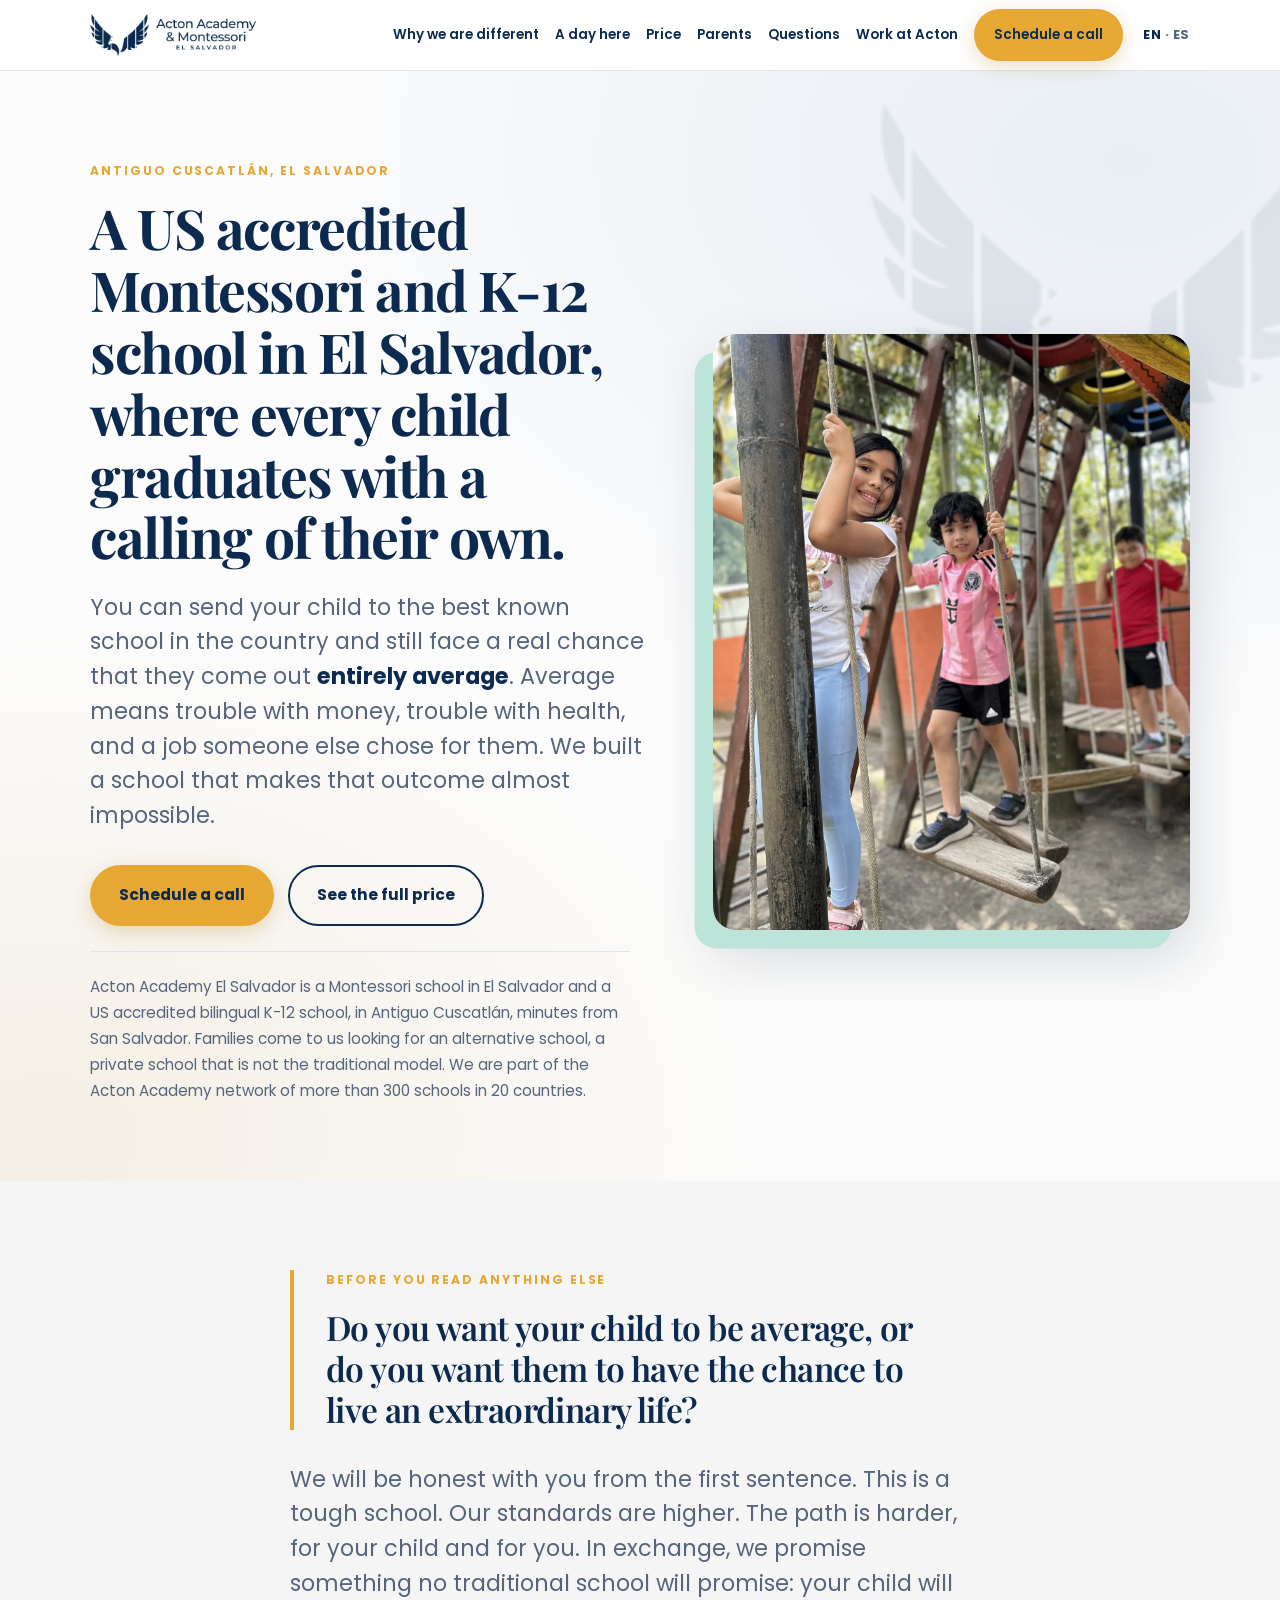
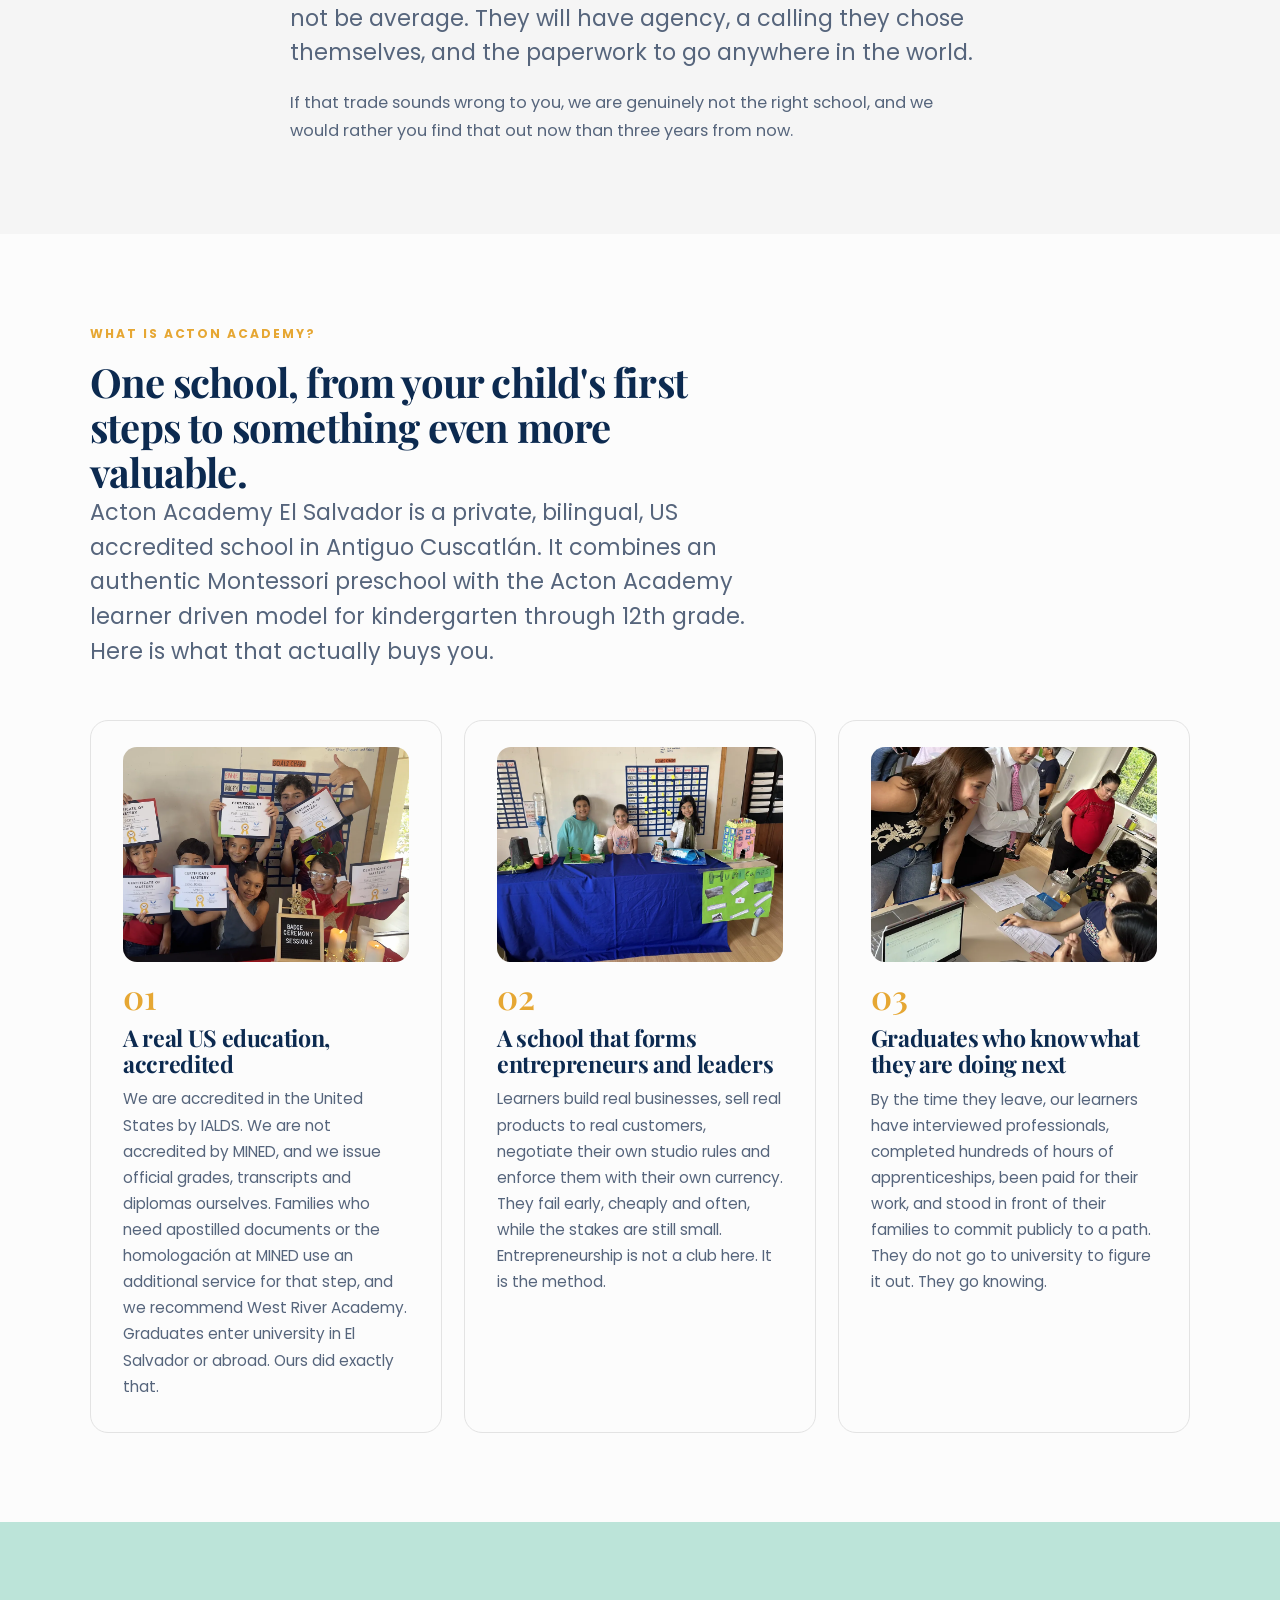
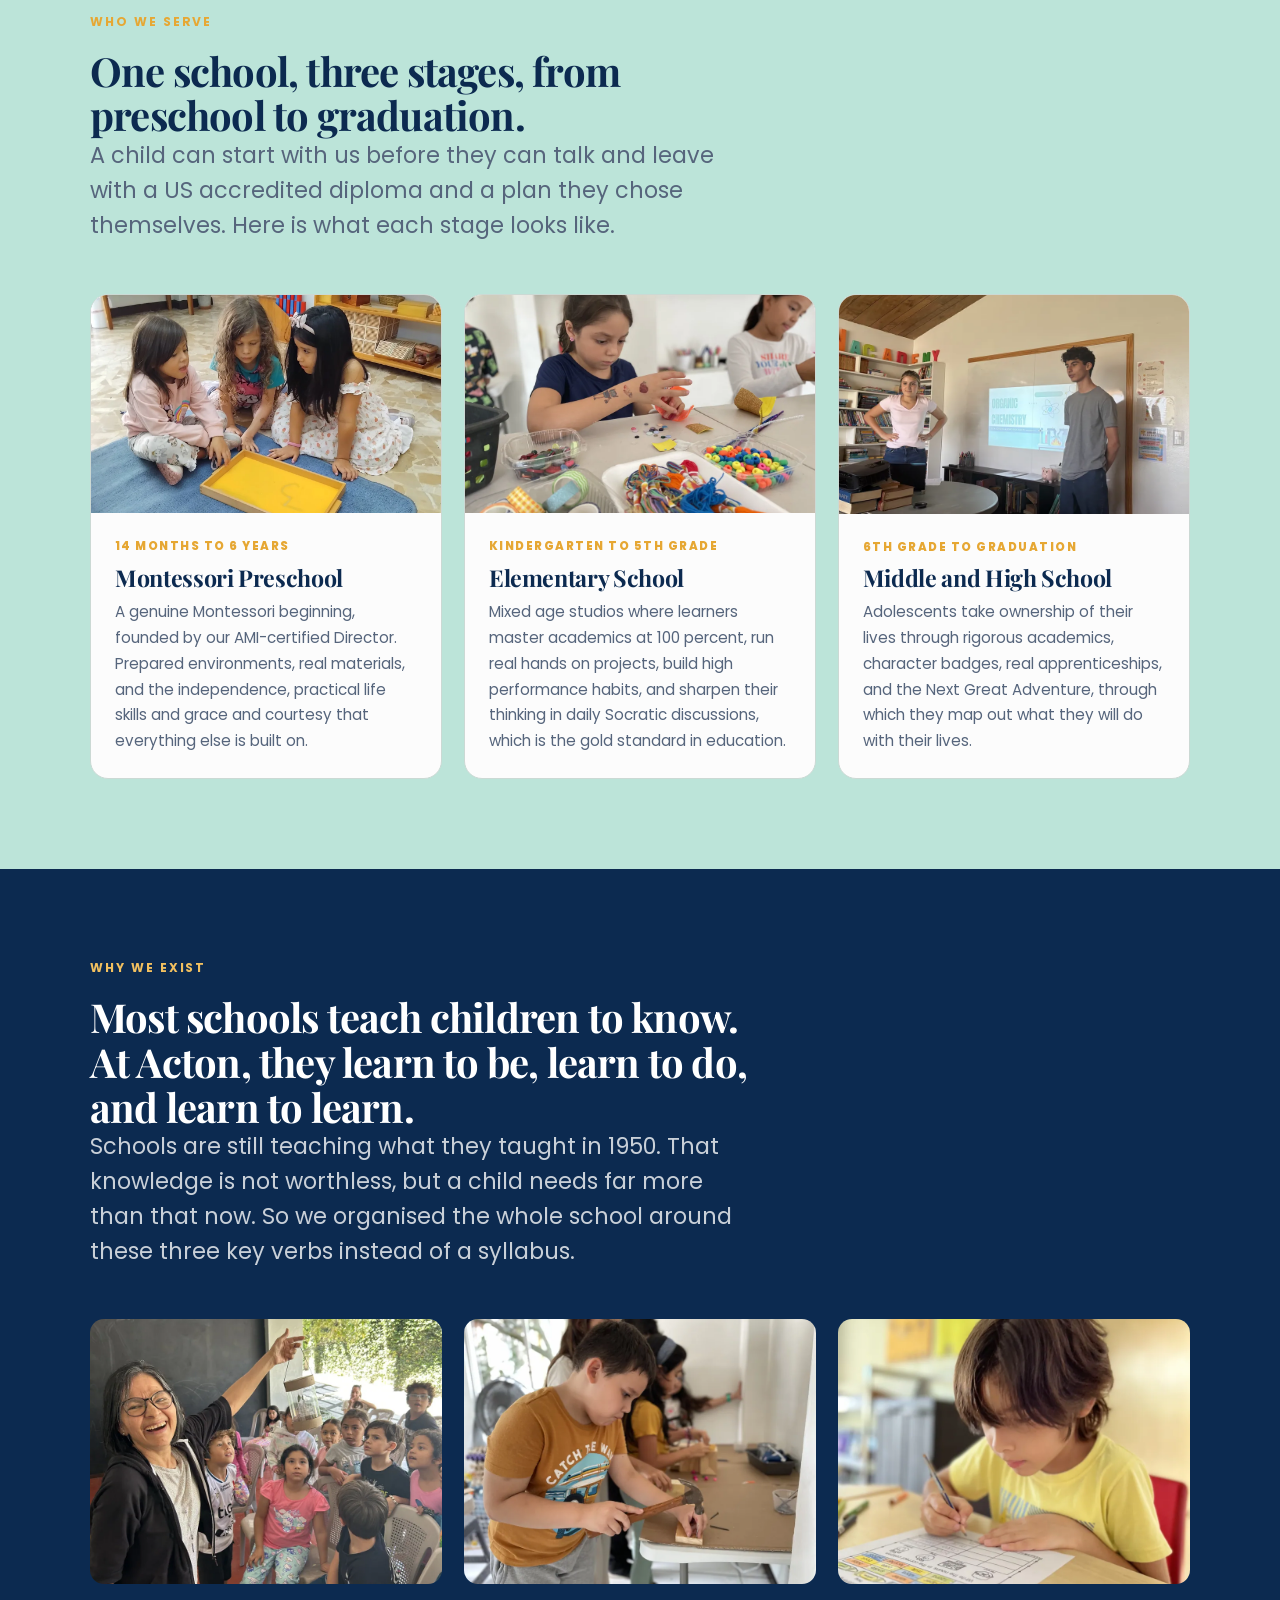
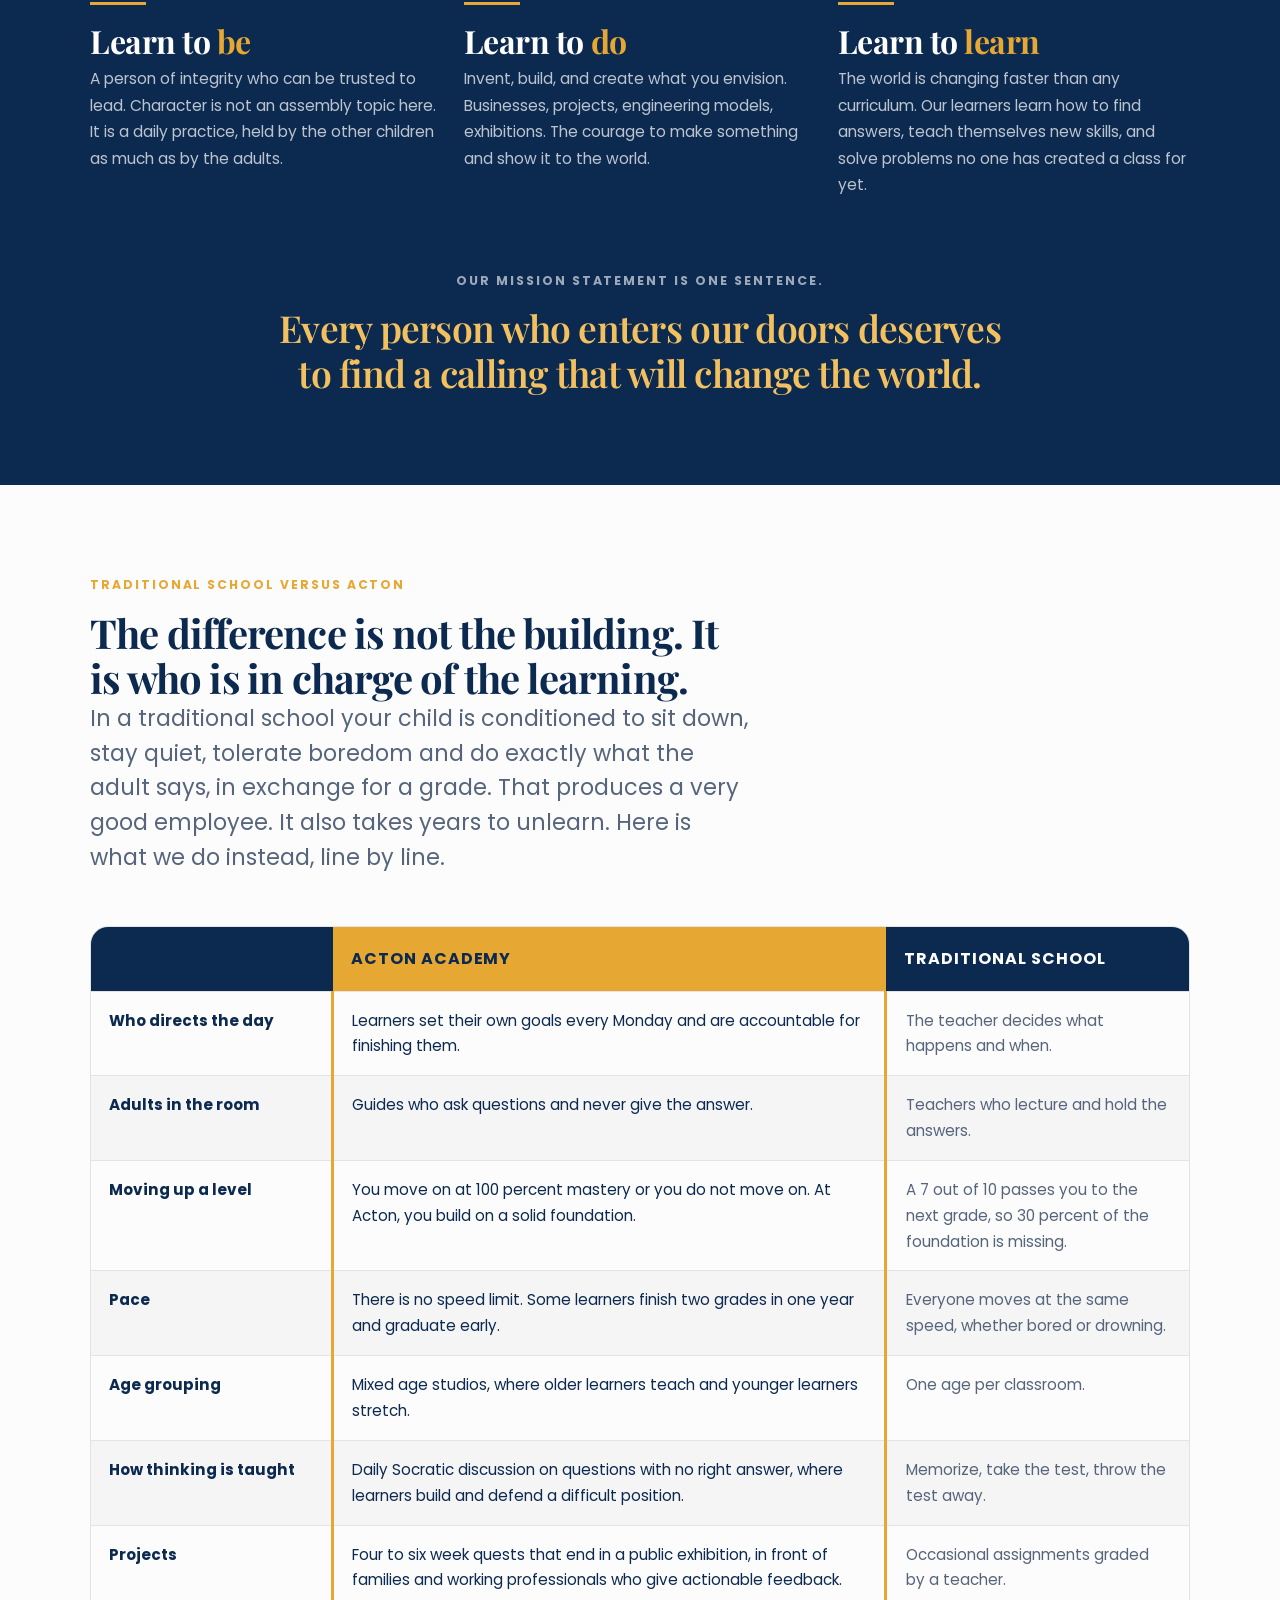
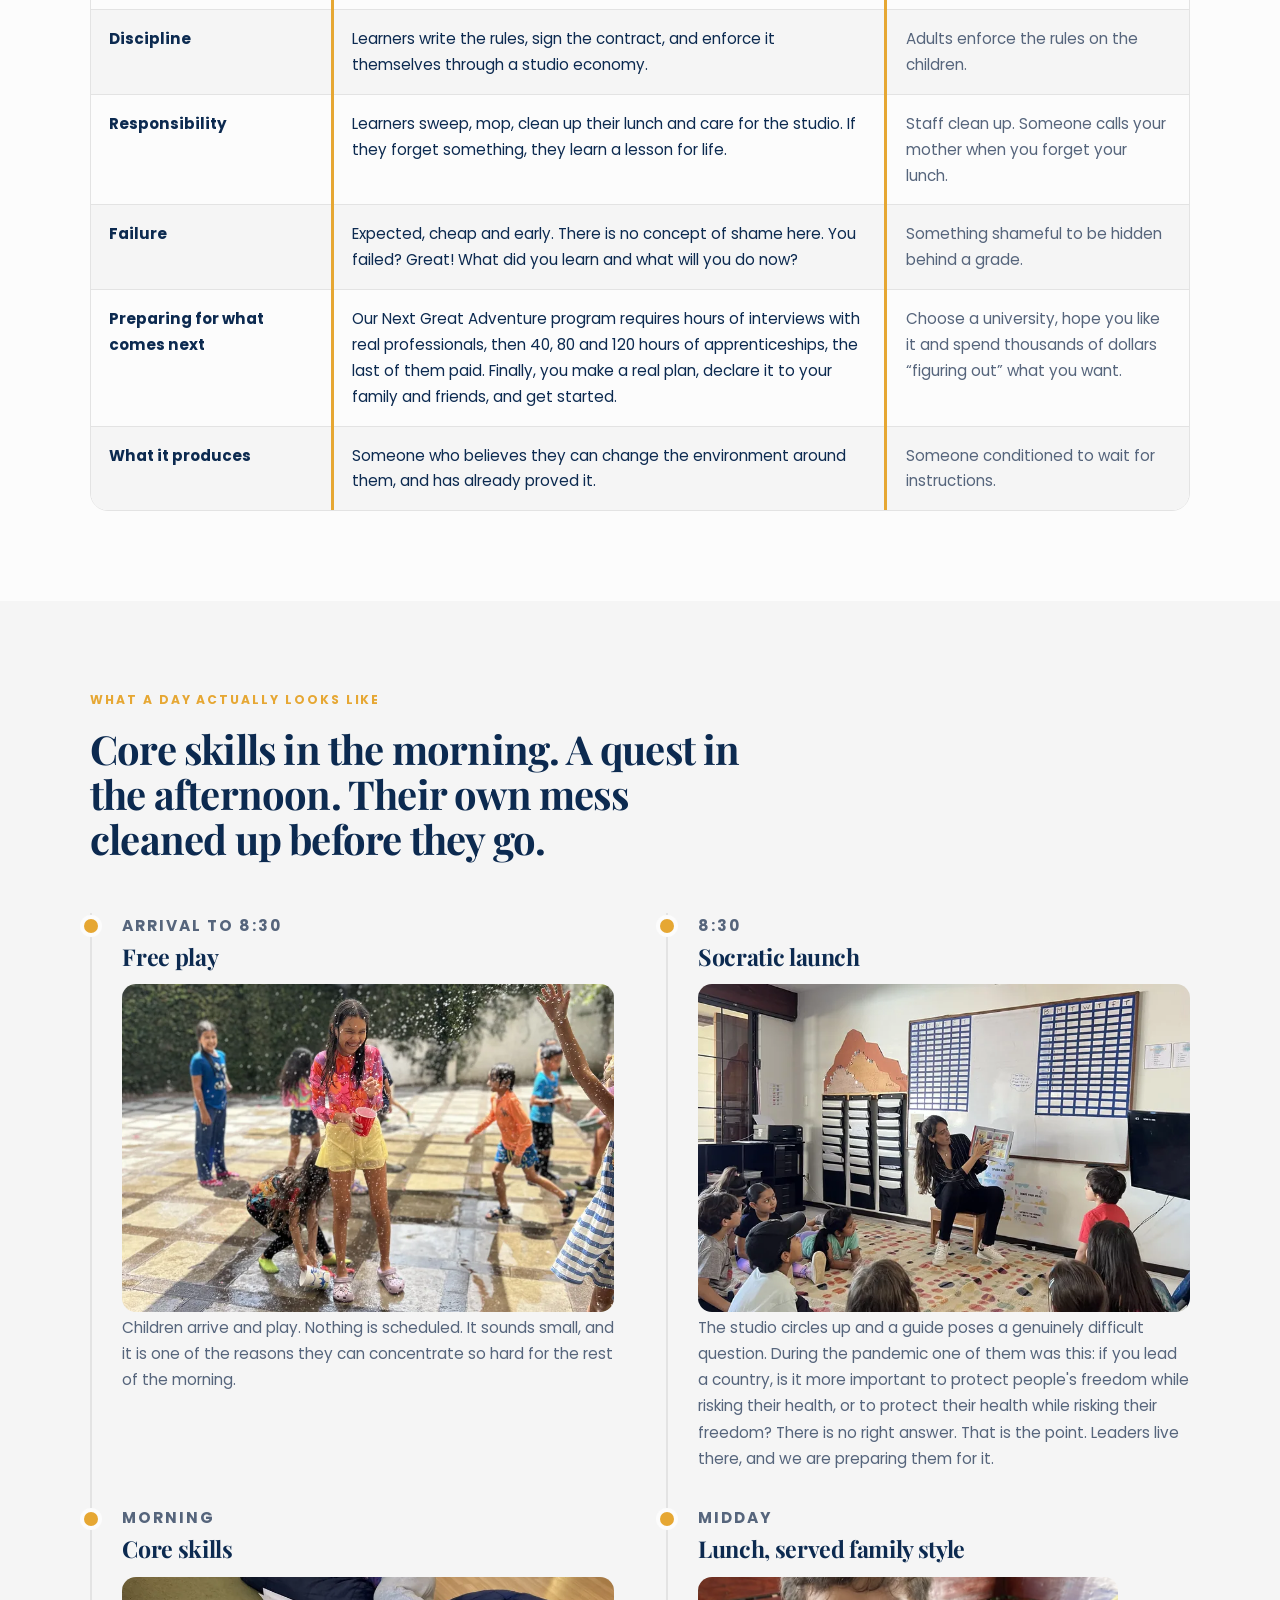
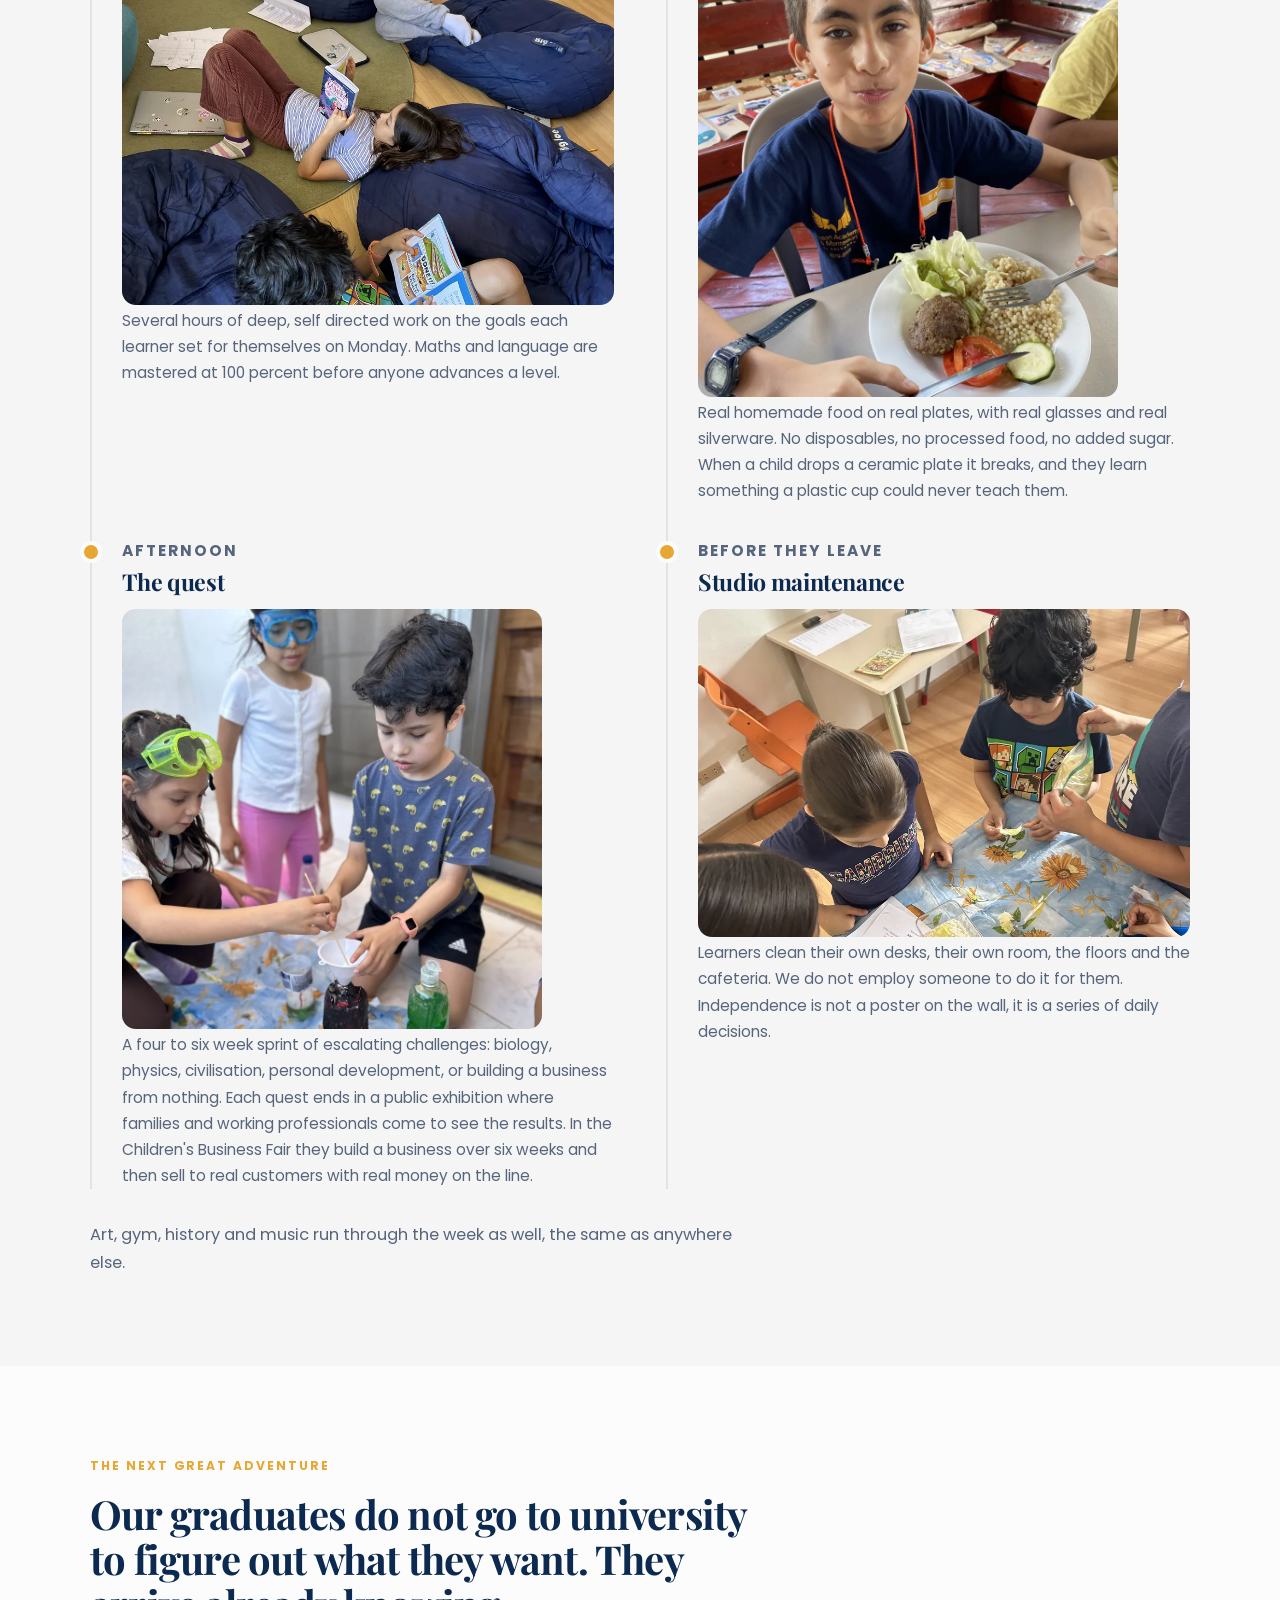
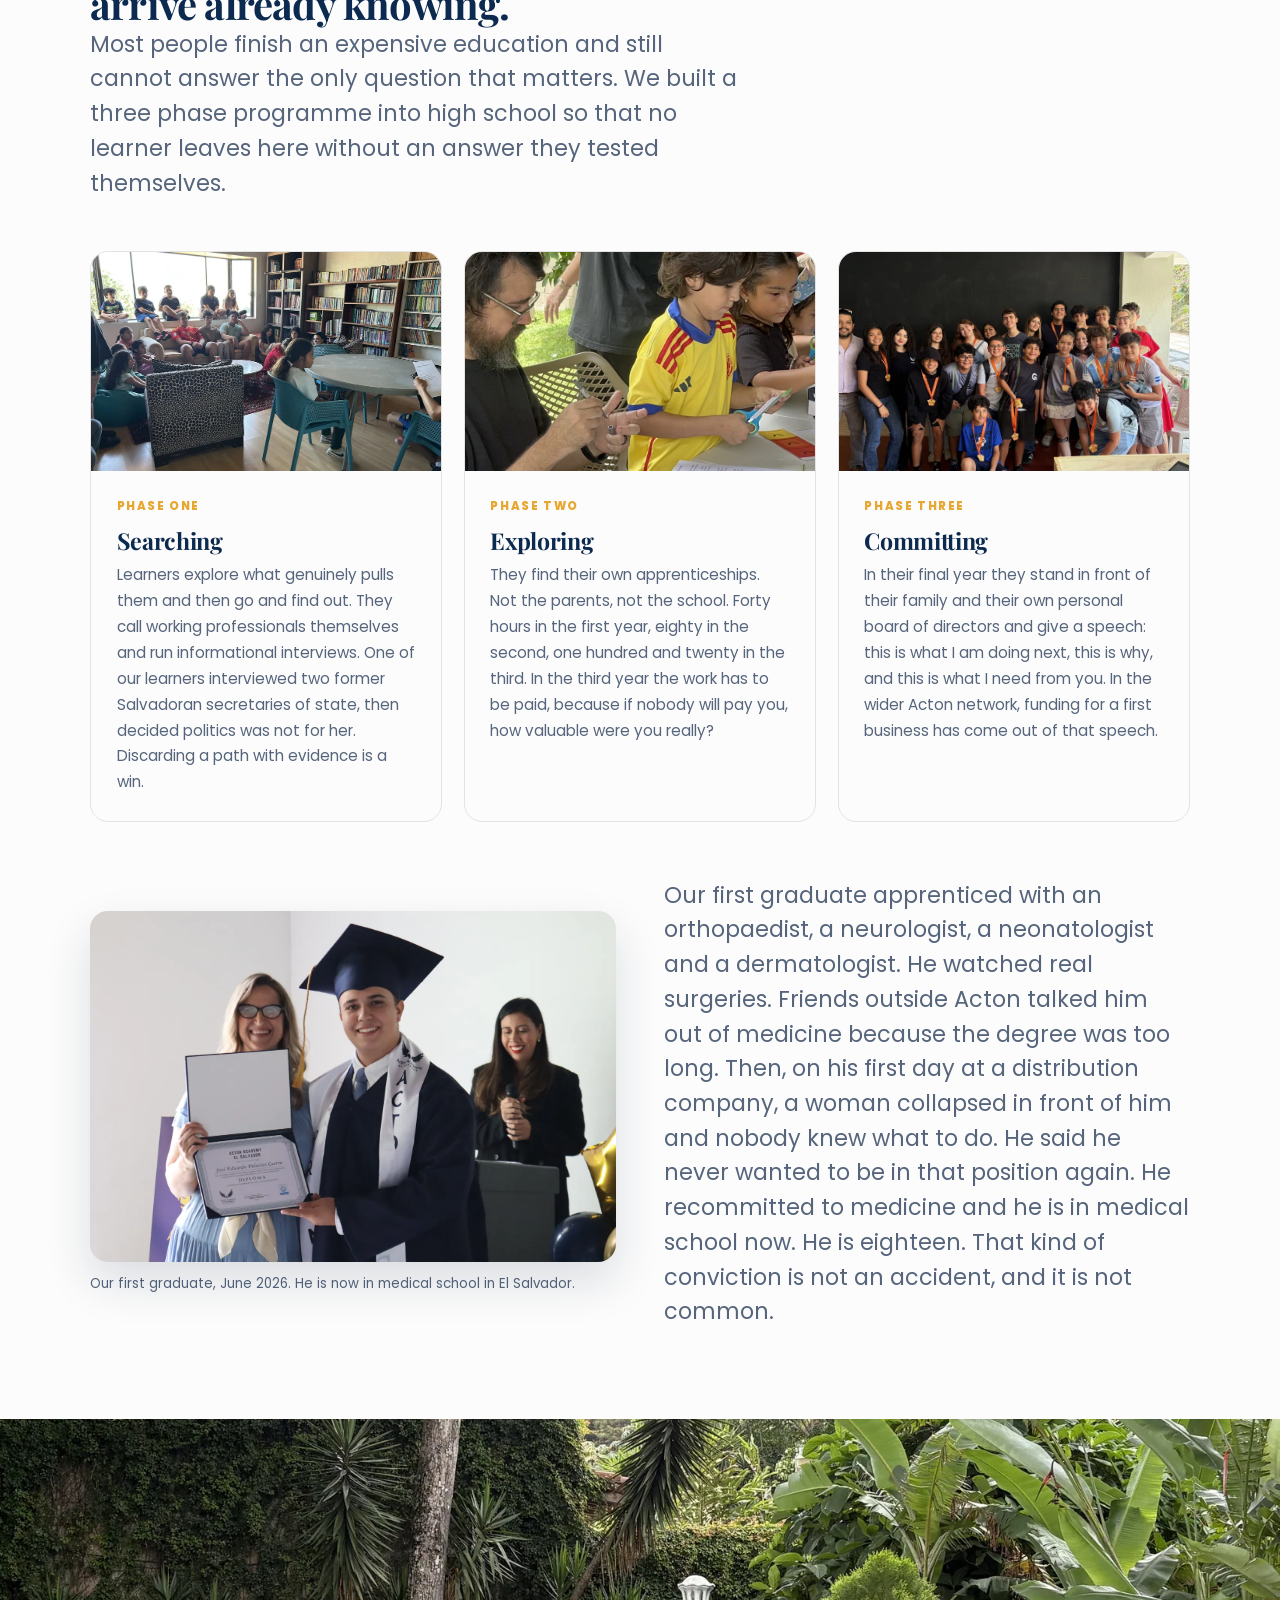
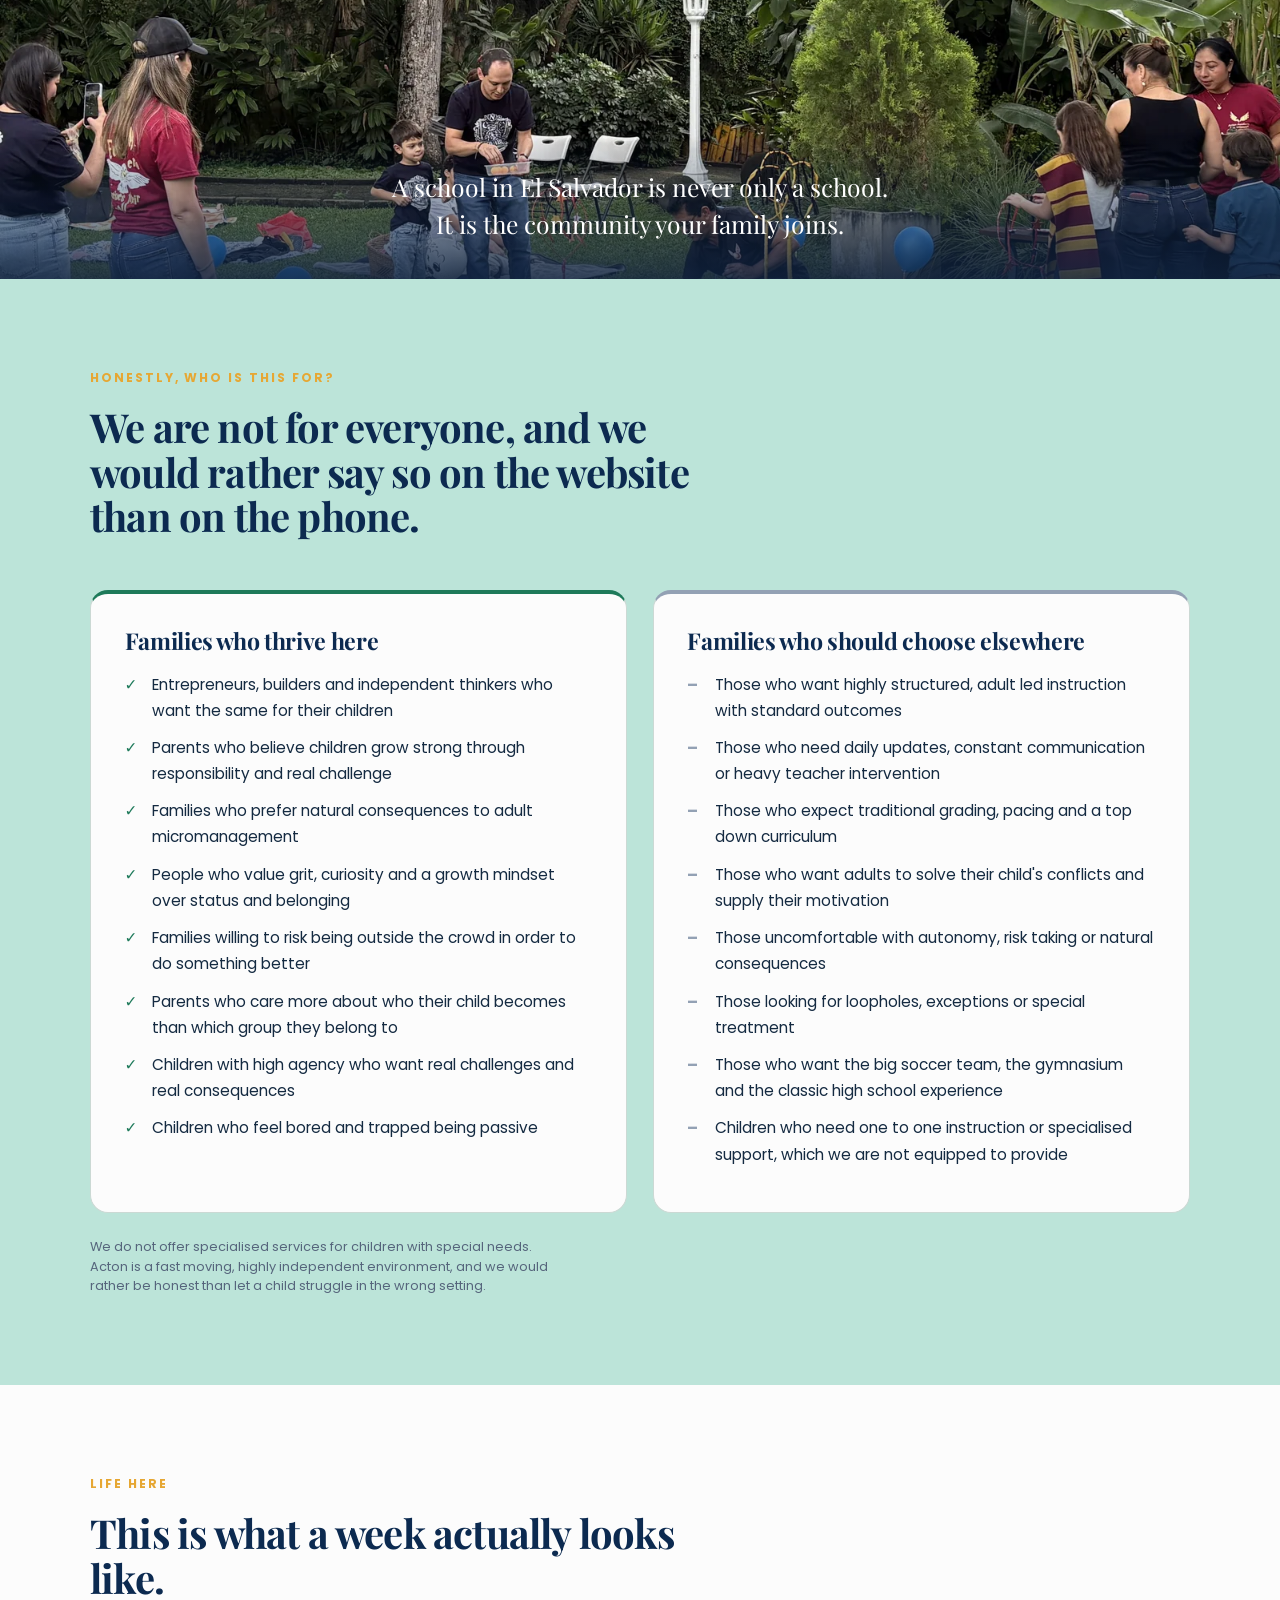
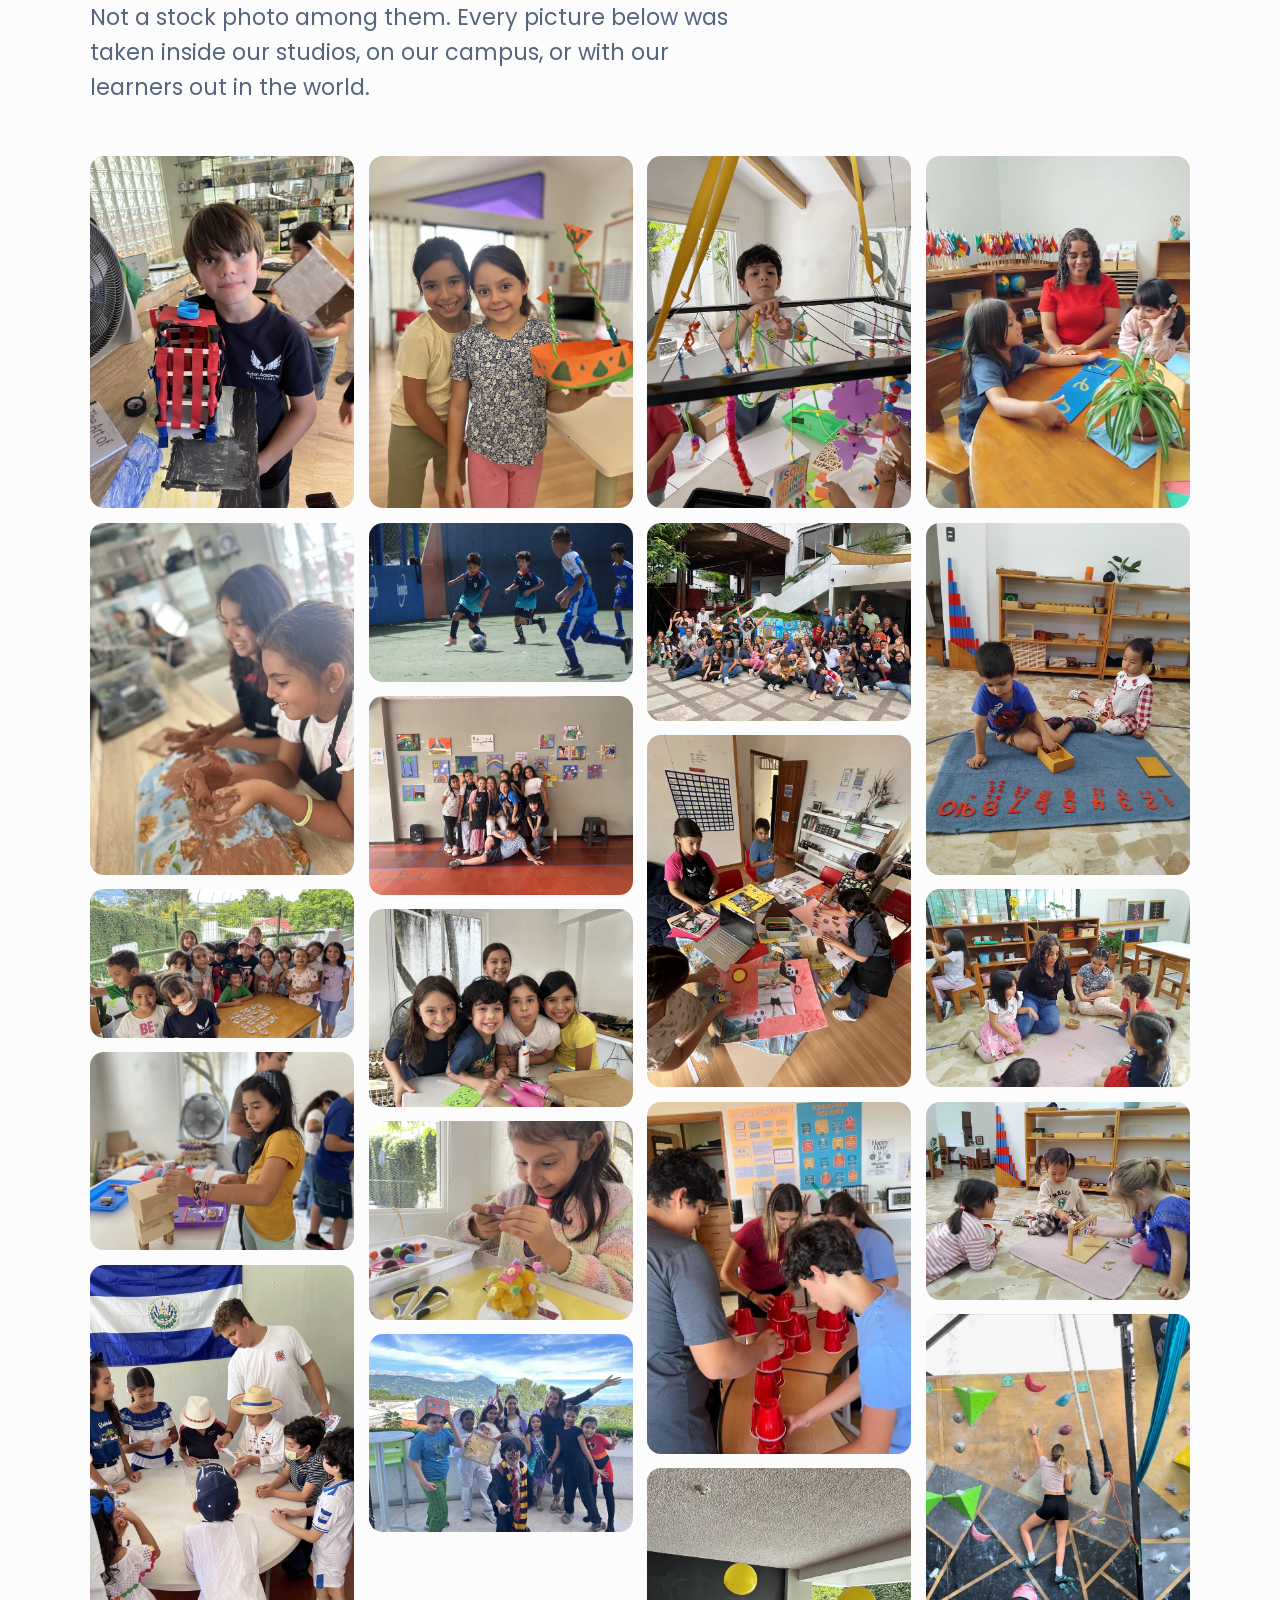
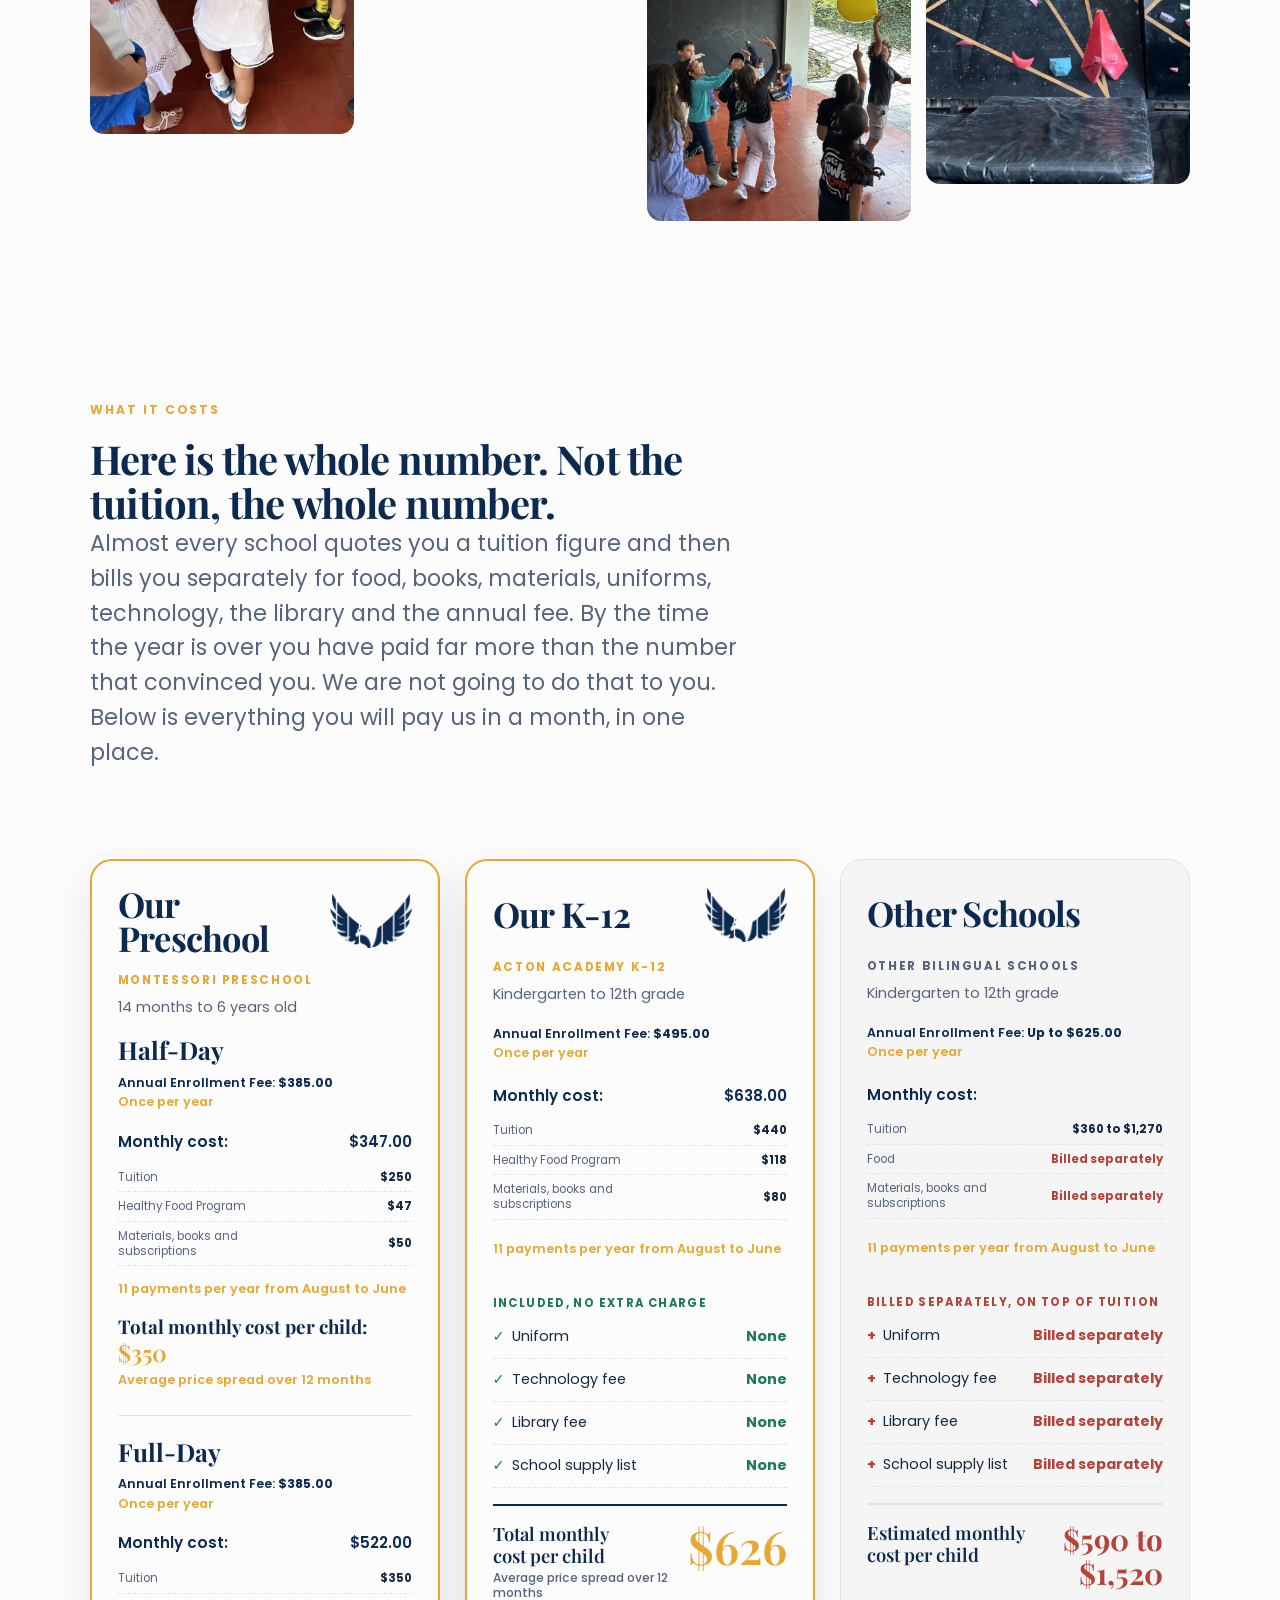
<file: index.html>
<!DOCTYPE html>
<html lang="en">
<head>
<meta charset="UTF-8">
<meta name="viewport" content="width=device-width, initial-scale=1.0">
<title>Acton Academy El Salvador, Accredited Montessori and K-12 School</title>
<meta name="description" content="Looking for a Montessori or alternative private school in El Salvador? Acton Academy is a US accredited Montessori and K-12 school in Antiguo Cuscatlán, near San Salvador. Full price published.">
<meta name="keywords" content="Acton Academy El Salvador, Montessori school El Salvador, alternative school El Salvador, private school El Salvador, private school San Salvador, bilingual school El Salvador, international school El Salvador, Montessori preschool El Salvador, Antiguo Cuscatlán school, US accredited school El Salvador, learner driven school, Socratic school, colegio bilingue El Salvador, escuela Montessori El Salvador, homeschool alternative El Salvador, entrepreneurship school">

<link rel="canonical" href="https://www.actonacademyelsalvador.com/">
<link rel="alternate" hreflang="en" href="https://www.actonacademyelsalvador.com/">
<link rel="alternate" hreflang="es" href="https://www.actonacademyelsalvador.com/es/">
<link rel="alternate" hreflang="es-SV" href="https://www.actonacademyelsalvador.com/es/">
<link rel="alternate" hreflang="x-default" href="https://www.actonacademyelsalvador.com/">

<meta property="og:title" content="Acton Academy El Salvador, Accredited Montessori and K-12 School">
<meta property="og:description" content="A Montessori school in El Salvador and a US accredited K-12 school in Antiguo Cuscatlán, near San Salvador, where learners run their own education. Our full price is published, with nothing hidden.">
<meta property="og:type" content="website">
<meta property="og:url" content="https://www.actonacademyelsalvador.com/">
<meta property="og:image" content="https://www.actonacademyelsalvador.com/assets/images/social-share/social-share-acton-academy-actonacademyelsalvador.com.jpg">
<meta property="og:image:width" content="1200">
<meta property="og:image:height" content="630">
<meta property="og:image:alt" content="Acton Academy El Salvador, accredited Montessori and K-12 school in Antiguo Cuscatlán">
<meta property="og:site_name" content="Acton Academy El Salvador">
<meta property="og:locale" content="en_US">
<meta property="og:locale:alternate" content="es_SV">

<meta name="twitter:card" content="summary_large_image">
<meta name="twitter:title" content="Acton Academy El Salvador, Accredited Montessori and K-12 School">
<meta name="twitter:description" content="A Montessori school in El Salvador and a US accredited K-12 school in Antiguo Cuscatlán, near San Salvador, where learners run their own education. Our full price is published, with nothing hidden.">
<meta name="twitter:image" content="https://www.actonacademyelsalvador.com/assets/images/social-share/social-share-acton-academy-actonacademyelsalvador.com.jpg">

<meta name="robots" content="index, follow, max-image-preview:large, max-snippet:-1, max-video-preview:-1">
<meta name="author" content="Acton Academy El Salvador">
<meta name="theme-color" content="#0C2A50">
<meta name="geo.region" content="SV">
<meta name="geo.placename" content="Antiguo Cuscatlán, La Libertad, El Salvador">
<meta http-equiv="content-language" content="en">

<link rel="icon" href="favicon.ico" sizes="any">
<link rel="icon" type="image/png" sizes="32x32" href="favicon-32x32.png">
<link rel="icon" type="image/png" sizes="16x16" href="favicon-16x16.png">
<link rel="apple-touch-icon" sizes="180x180" href="apple-touch-icon.png">
<link rel="manifest" href="site.webmanifest">
<link rel="preload" as="image" type="image/webp" href="assets/images/hero/hero-learners-playground-acton-academy-actonacademyelsalvador.com.webp">
<link rel="alternate" type="text/plain" title="llms.txt" href="https://www.actonacademyelsalvador.com/llms.txt">

<link rel="preconnect" href="https://fonts.googleapis.com">
<link rel="preconnect" href="https://fonts.gstatic.com" crossorigin>
<link rel="preload" as="style" href="https://fonts.googleapis.com/css2?family=Playfair+Display:ital,wght@0,400..900;1,400..900&family=Poppins:wght@300;400;500;600;700&display=swap">
<link rel="stylesheet" href="https://fonts.googleapis.com/css2?family=Playfair+Display:ital,wght@0,400..900;1,400..900&family=Poppins:wght@300;400;500;600;700&display=swap" media="print" onload="this.media='all'">
<noscript><link rel="stylesheet" href="https://fonts.googleapis.com/css2?family=Playfair+Display:ital,wght@0,400..900;1,400..900&family=Poppins:wght@300;400;500;600;700&display=swap"></noscript>

<link rel="stylesheet" href="assets/css/tokens.css">
<link rel="stylesheet" href="assets/css/styles.css">

<script type="application/ld+json">
{
  "@context": "https://schema.org",
  "@graph": [
    {
      "@type": ["Organization", "School", "LocalBusiness"],
      "@id": "https://www.actonacademyelsalvador.com/#org",
      "name": "Acton Academy El Salvador",
      "alternateName": ["Acton Academy and Montessori El Salvador", "Acton El Salvador"],
      "url": "https://www.actonacademyelsalvador.com/",
      "logo": "https://www.actonacademyelsalvador.com/assets/images/logos/logo-acton-academy-actonacademyelsalvador.com.png",
      "image": "https://www.actonacademyelsalvador.com/assets/images/social-share/social-share-acton-academy-actonacademyelsalvador.com.jpg",
      "slogan": "Where you wish you had gone to school",
      "description": "Acton Academy El Salvador is a US accredited Montessori preschool and K-12 school in Antiguo Cuscatlán, El Salvador. Learners from 14 months to graduation set their own goals, master academics at 100 percent before advancing, debate in daily Socratic discussions, build real businesses and complete paid apprenticeships before they graduate.",
      "foundingDate": "2019",
      "areaServed": [{"@type": "City", "name": "Antiguo Cuscatlán"}, {"@type": "City", "name": "San Salvador"}, {"@type": "AdministrativeArea", "name": "La Libertad"}, {"@type": "Country", "name": "El Salvador"}],
      "knowsLanguage": ["en", "es"],
      "knowsAbout": [
        "Montessori education",
        "Acton Academy learner driven model",
        "Socratic discussion",
        "Mastery based learning",
        "Entrepreneurship education for children",
        "US accredited K-12 curriculum",
        "Apprenticeships for high school students",
        "Bilingual education in El Salvador"
      ],
      "telephone": "+50370991535",
      "priceRange": "$$$",
      "currenciesAccepted": "USD",
      "paymentAccepted": "Bank transfer, Credit card, Bitcoin",
      "address": {
        "@type": "PostalAddress",
        "streetAddress": "Avenida Teotl, Casa #7",
        "addressLocality": "Antiguo Cuscatlán",
        "addressRegion": "La Libertad",
        "addressCountry": "SV"
      },
      "contactPoint": {
        "@type": "ContactPoint",
        "telephone": "+50370991535",
        "contactType": "admissions",
        "areaServed": ["SV"],
        "availableLanguage": ["en", "es"]
      },
      "employee": {
        "@type": "Person",
        "name": "Shannon Falkenstein",
        "jobTitle": "Director",
        "description": "Master of Education, certified Montessori guide and Master Acton Socratic Guide."
      },
      "hasCredential": [
        {"@type": "EducationalOccupationalCredential", "name": "IALDS accreditation (United States)", "credentialCategory": "Accreditation"}
      ],
      "memberOf": {"@type": "Organization", "name": "Acton Academy Network", "url": "https://www.actonacademy.org"},
      "openingHoursSpecification": {
        "@type": "OpeningHoursSpecification",
        "dayOfWeek": ["Monday", "Tuesday", "Wednesday", "Thursday", "Friday"],
        "opens": "07:30",
        "closes": "15:30"
      }
    },
    {
      "@type": "WebSite",
      "@id": "https://www.actonacademyelsalvador.com/#website",
      "url": "https://www.actonacademyelsalvador.com/",
      "name": "Acton Academy El Salvador",
      "inLanguage": ["en", "es"],
      "publisher": {"@id": "https://www.actonacademyelsalvador.com/#org"},
      "about": {"@id": "https://www.actonacademyelsalvador.com/#org"}
    },
    {
      "@type": "OfferCatalog",
      "@id": "https://www.actonacademyelsalvador.com/#catalog",
      "name": "Programs",
      "itemListElement": [
        {"@type": "Offer", "priceCurrency": "USD", "price": "347", "priceSpecification": {"@type": "UnitPriceSpecification", "price": "347", "priceCurrency": "USD", "unitText": "MONTH"}, "itemOffered": {"@type": "Service", "name": "Montessori Preschool, half day", "description": "Authentic Montessori for children 14 months to 6 years, half day, led by certified Montessori guides. Monthly cost covering tuition, the healthy food program and materials, books and subscriptions, paid in 11 payments from August to June, plus an annual enrollment fee of 385 US dollars.", "provider": {"@id": "https://www.actonacademyelsalvador.com/#org"}}},
        {"@type": "Offer", "priceCurrency": "USD", "price": "522", "priceSpecification": {"@type": "UnitPriceSpecification", "price": "522", "priceCurrency": "USD", "unitText": "MONTH"}, "itemOffered": {"@type": "Service", "name": "Montessori Preschool, full day", "description": "Authentic Montessori for children 14 months to 6 years, full day, led by certified Montessori guides. Monthly cost covering tuition, the healthy food program and materials, books and subscriptions, paid in 11 payments from August to June, plus an annual enrollment fee of 385 US dollars.", "provider": {"@id": "https://www.actonacademyelsalvador.com/#org"}}},
        {"@type": "Offer", "priceCurrency": "USD", "price": "638", "priceSpecification": {"@type": "UnitPriceSpecification", "price": "638", "priceCurrency": "USD", "unitText": "MONTH"}, "itemOffered": {"@type": "Service", "name": "Acton Academy K-12", "description": "US accredited, mastery based, learner driven K-12 program with Socratic discussion, quests, exhibitions and apprenticeships. Monthly cost covering 440 tuition, 118 healthy food program and 80 materials, books and subscriptions, paid in 11 payments from August to June, plus an annual enrollment fee of 495 US dollars.", "provider": {"@id": "https://www.actonacademyelsalvador.com/#org"}}}
      ]
    },
    {
      "@type": "FAQPage",
      "@id": "https://www.actonacademyelsalvador.com/#faq",
      "mainEntity": [
        {"@type": "Question", "name": "How is Acton different from a traditional school?",
         "acceptedAnswer": {"@type": "Answer", "text": "Traditional school is mostly adult directed. Acton is learner driven. In a traditional model, teachers generally decide what students learn, when they learn it, and how they demonstrate success. At Acton, learners take much more ownership: they set goals, work at their own pace toward mastery, solve real problems, participate in Socratic discussions, complete hands-on Quests, present their learning to an audience, and learn to be accountable for their choices and progress. The deeper difference is the purpose. Acton is not only asking, “What does this child know?” but also, “Who is this child becoming?” The model emphasizes independence, responsibility, character, learning how to learn, and eventually discovering a calling. Guides coach and ask questions rather than constantly directing or rescuing learners."}},
        {"@type": "Question", "name": "Who thrives at Acton Academy?",
         "acceptedAnswer": {"@type": "Answer", "text": "Children who thrive: Demonstrate curiosity, initiative, and independence. Want real challenges and expect real consequences. Prefer hands-on work, projects, and problem solving. Have high agency and enthusiasm. Crave autonomy and want to actively direct their own learning. Feel bored and desperate being passive. Families who thrive: Practice the authoritative parenting style, high love and high limits. Believe children develop strength through responsibility and challenge. Value grit, curiosity, and a growth mindset. Believe that children are anti-fragile. Prefer natural consequences over adult micromanagement. Appreciate clear boundaries and high expectations. Are more interested in character and real responsibility than in status and belonging. Appreciate that there is an increasingly wide range of post-secondary opportunities. Have a heroic mindset. Acton is not the best fit for families who: Practice authoritarian, permissive, over-involved or neglectful parenting styles. Prefer highly structured, adult-led instruction with standard outcomes. Need daily updates, constant communication, or heavy teacher intervention. Expect traditional grading, pacing, or top-down curriculum. Want adults to solve conflicts or motivate their children. Are uncomfortable with autonomy, risk-taking, or natural consequences. Seek loopholes, exceptions or special treatment. Need one-on-one instruction, extra help or behavior management. Have a victim mindset or blame others for problems. If you are not sure whether your child would thrive here, schedule a call with us. We can talk specifically about your child's personality, strengths, challenges, learning style, and what they need from a school."}},
        {"@type": "Question", "name": "Is Acton Academy El Salvador accredited? Is it recognized by MINED?",
         "acceptedAnswer": {"@type": "Answer", "text": "Acton Academy El Salvador is accredited in the United States by the International Association of Learner Driven Schools (IALDS) and is a full member of the Acton Academy Global Affiliate Network. We are not accredited directly by MINED in El Salvador. Acton Academy El Salvador issues official grades, report cards, transcripts, certificates of completed grade level, letters of conduct, and financial solvency letters. Families who need official recognition by MINED can use these records to obtain apostilled documentation from the United States and then use those to complete the homologación process in El Salvador under the Hague Convention. We have experience with and recommend West River Academy for this process. Upon graduation, families may also request an apostilled US issued high school diploma and transcript through an Acton affiliate school in Georgia, USA, so that their graduate can enroll in university in El Salvador or anywhere in the world. Our first graduate is currently enrolled in medical school in El Salvador, and we have had learners transfer from Acton Academy El Salvador to both local and international schools all around the world, without difficulty."}},
        {"@type": "Question", "name": "Do Acton graduates get into university?",
         "acceptedAnswer": {"@type": "Answer", "text": "Yes. Acton Academy El Salvador graduated its first learner in June 2026. He began with us at age eight, completed apprenticeships with an orthopaedist, neurologist, neonatologist, and dermatologist, and is now studying medicine at Universidad Dr. José Matías Delgado in El Salvador. And he is the first of many. Across the global Acton network, graduates have gone on to universities, entrepreneurship, creative careers, apprenticeships, and professional work. Acton graduates have been accepted to universities including Vanderbilt, Georgia Tech, UT Austin, Rice, the University of Chicago, Notre Dame, Cornell, the Ross School of Business at the University of Michigan, and others. Some have turned internships into jobs. Others have built companies, developed patents, or created careers in media and technology. Our goal is not to push every learner toward one definition of success. University is absolutely available to Acton learners. It is simply not the only successful outcome."}},
        {"@type": "Question", "name": "Who teaches my child, and what qualifications do your Guides have?",
         "acceptedAnswer": {"@type": "Answer", "text": "Our school was founded by Shannon Falkenstein and Carmen Castro Dardano, both with deep experience in education. Shannon studied at Emory University, earned a master's degree in education from NYU, and is a certified Montessori Guide. Carmen holds a degree in Early Childhood Education, is a certified Montessori Guide, and is a certified Montessori Administrator. Every Montessori Guide at our school is a certified Montessori Guide with formal Montessori training and classroom experience. In Acton, our Guides have university degrees in education or related fields, years of experience working with young people, and training through the Acton network as Socratic Guides. Our team is trained specifically for the kind of education we provide: Montessori, Socratic dialogue, learner driven education, and coaching young people toward independence."}}
      ]
    }
  ]
}
</script>
</head>
<body>
<a class="skip" href="#main">Skip to content</a>

<header class="site-header">
  <div class="wrap header-inner">
    <a class="brand" href="index.html">
      <img class="brand-logo" src="assets/images/logos/logo-horizontal-navy-acton-academy-actonacademyelsalvador.com.png" alt="Acton Academy and Montessori El Salvador" width="900" height="228">
    </a>
    <button class="nav-toggle" type="button" aria-expanded="false" aria-controls="primary-nav" aria-label="Open menu">
      <svg viewBox="0 0 24 24" fill="none" stroke="currentColor" stroke-width="2" aria-hidden="true"><path d="M3 6h18M3 12h18M3 18h18"/></svg>
    </button>
    <nav class="nav" id="primary-nav" aria-label="Main">
      <a href="#different">Why we are different</a>
      <a href="#day">A day here</a>
      <a href="#pricing">Price</a>
      <a href="testimonials.html">Parents</a>
      <a href="faq.html">Questions</a>
      <a href="work-at-acton.html">Work at Acton</a>
      <a class="btn btn-primary" href="https://share.hsforms.com/2h3skzeE0QYiYAQn0uWO0YQe5xzt" target="_blank" rel="noopener">Schedule a call</a>
    </nav>
    <div class="lang"><span class="active">EN</span> &middot; <a href="es/index.html" hreflang="es">ES</a></div>
  </div>
</header>

<main id="main">

  <!-- HERO -->
  <section class="hero">
    <div class="wrap hero-grid">
      <div>
        <p class="eyebrow">Antiguo Cuscatlán, El Salvador</p>
        <h1>A US accredited Montessori and K-12 school in El Salvador, where every child graduates with a calling of their own.</h1>
        <p class="lede">You can send your child to the best known school in the country and still face a real chance that they come out <strong>entirely average</strong>. Average means trouble with money, trouble with health, and a job someone else chose for them. We built a school that makes that outcome almost impossible.</p>
        <div class="btn-row">
          <a class="btn btn-primary" href="https://share.hsforms.com/2h3skzeE0QYiYAQn0uWO0YQe5xzt" target="_blank" rel="noopener">Schedule a call</a>
          <a class="btn btn-ghost" href="#pricing">See the full price</a>
        </div>
        <p class="hero-locator">Acton Academy El Salvador is a Montessori school in El Salvador and a US accredited bilingual K-12 school, in Antiguo Cuscatlán, minutes from San Salvador. Families come to us looking for an alternative school, a private school that is not the traditional model. We are part of the Acton Academy network of more than 300 schools in 20 countries.</p>
      </div>
      <div class="hero-media">
        <div class="shot"><img src="assets/images/hero/hero-learners-playground-acton-academy-actonacademyelsalvador.com.webp" alt="Learners climbing and playing on the outdoor structure at Acton Academy El Salvador in Antiguo Cuscatlan" width="1500" height="2000" fetchpriority="high" decoding="async"></div>
      </div>
    </div>
  </section>

  <!-- THE QUESTION -->
  <section class="tint">
    <div class="wrap narrow">
      <div class="question reveal">
        <p class="eyebrow">Before you read anything else</p>
        <p class="big">Do you want your child to be average, or do you want them to have the chance to live an extraordinary life?</p>
      </div>
      <p class="lede reveal" style="margin-top:2rem">We will be honest with you from the first sentence. This is a tough school. Our standards are higher. The path is harder, for your child and for you. In exchange, we promise something no traditional school will promise: your child will not be average. They will have agency, a calling they chose themselves, and the paperwork to go anywhere in the world.</p>
      <p class="reveal" style="margin-top:1.2rem;color:var(--muted)">If that trade sounds wrong to you, we are genuinely not the right school, and we would rather you find that out now than three years from now.</p>
    </div>
  </section>

  <!-- WHAT IS ACTON -->
  <section id="what">
    <div class="wrap">
      <div class="section-head reveal">
        <p class="eyebrow">What is Acton Academy?</p>
        <h2>One school, from your child's first steps to something even more valuable.</h2>
        <p class="lede">Acton Academy El Salvador is a private, bilingual, US accredited school in Antiguo Cuscatlán. It combines an authentic Montessori preschool with the Acton Academy learner driven model for kindergarten through 12th grade. Here is what that actually buys you.</p>
      </div>
      <div class="cards cards-3">
        <div class="card reveal">
          <div class="shot shot-4x3"><img src="assets/images/gallery/mastery-certificates-badge-ceremony-acton-academy-actonacademyelsalvador.com.webp" alt="Learners at Acton Academy El Salvador holding their Certificates of Mastery at a badge ceremony" loading="lazy" decoding="async" width="1100" height="825"></div>
          <span class="num">01</span>
          <h3>A real US education, accredited</h3>
          <p>We are accredited in the United States by IALDS. We are not accredited by MINED, and we issue official grades, transcripts and diplomas ourselves. Families who need apostilled documents or the homologaci&oacute;n at MINED use an additional service for that step, and we recommend West River Academy. Graduates enter university in El Salvador or abroad. Ours did exactly that.</p>
        </div>
        <div class="card reveal">
          <div class="shot shot-4x3"><img src="assets/images/gallery/business-exhibition-presentation-acton-academy-actonacademyelsalvador.com.webp" alt="Learners presenting their own business project at a public exhibition at Acton Academy El Salvador" loading="lazy" decoding="async" width="1000" height="750"></div>
          <span class="num">02</span>
          <h3>A school that forms entrepreneurs and leaders</h3>
          <p>Learners build real businesses, sell real products to real customers, negotiate their own studio rules and enforce them with their own currency. They fail early, cheaply and often, while the stakes are still small. Entrepreneurship is not a club here. It is the method.</p>
        </div>
        <div class="card reveal">
          <div class="shot shot-4x3"><img src="assets/images/gallery/apprenticeship-professional-visit-acton-academy-actonacademyelsalvador.com.webp" alt="An Acton Academy El Salvador learner in shirt and tie presenting work to visiting professionals" loading="lazy" decoding="async" width="1000" height="1333"></div>
          <span class="num">03</span>
          <h3>Graduates who know what they are doing next</h3>
          <p>By the time they leave, our learners have interviewed professionals, completed hundreds of hours of apprenticeships, been paid for their work, and stood in front of their families to commit publicly to a path. They do not go to university to figure it out. They go knowing.</p>
        </div>
      </div>
    </div>
  </section>

  <!-- WHO WE SERVE -->
  <section class="tint-cool" id="programs">
    <div class="wrap">
      <div class="section-head reveal">
        <p class="eyebrow">Who we serve</p>
        <h2>One school, three stages, from preschool to graduation.</h2>
        <p class="lede">A child can start with us before they can talk and leave with a US accredited diploma and a plan they chose themselves. Here is what each stage looks like.</p>
      </div>
      <div class="programs">
        <article class="program reveal">
          <div class="shot"><img src="assets/images/gallery/montessori-preschool-number-work-acton-academy-actonacademyelsalvador.com.webp" alt="Three preschool children working together with Montessori number materials on a mat at Acton Academy El Salvador" loading="lazy" decoding="async" width="1200" height="750"></div>
          <div class="program-body">
            <p class="ages">14 months to 6 years</p>
            <h3>Montessori Preschool</h3>
            <p>A genuine Montessori beginning, founded by our AMI-certified Director. Prepared environments, real materials, and the independence, practical life skills and grace and courtesy that everything else is built on.</p>
          </div>
        </article>
        <article class="program reveal">
          <div class="shot"><img src="assets/images/gallery/elementary-studio-hands-on-acton-academy-actonacademyelsalvador.com.webp" alt="Learners in the elementary studio doing hands on project work at Acton Academy El Salvador" loading="lazy" decoding="async" width="1000" height="750"></div>
          <div class="program-body">
            <p class="ages">Kindergarten to 5th grade</p>
            <h3>Elementary School</h3>
            <p>Mixed age studios where learners master academics at 100 percent, run real hands on projects, build high performance habits, and sharpen their thinking in daily Socratic discussions, which is the gold standard in education.</p>
          </div>
        </article>
        <article class="program reveal">
          <div class="shot"><img src="assets/images/gallery/high-school-presentation-acton-academy-actonacademyelsalvador.com.webp" alt="Two high school learners presenting an organic chemistry session at Acton Academy El Salvador" loading="lazy" decoding="async" width="1000" height="562"></div>
          <div class="program-body">
            <p class="ages">6th grade to graduation</p>
            <h3>Middle and High School</h3>
            <p>Adolescents take ownership of their lives through rigorous academics, character badges, real apprenticeships, and the Next Great Adventure, through which they map out what they will do with their lives.</p>
          </div>
        </article>
      </div>
    </div>
  </section>

  <!-- WHY WE EXIST -->
  <section class="dark">
    <div class="wrap">
      <div class="section-head reveal">
        <p class="eyebrow">Why we exist</p>
        <h2>Most schools teach children to know. At Acton, they learn to be, learn to do, and learn to learn.</h2>
        <p class="lede">Schools are still teaching what they taught in 1950. That knowledge is not worthless, but a child needs far more than that now. So we organised the whole school around these three key verbs instead of a syllabus.</p>
      </div>
      <div class="verbs">
        <div class="verb reveal">
          <div class="shot shot-4x3"><img src="assets/images/gallery/learn-to-be-guide-with-learners-acton-academy-actonacademyelsalvador.com.webp" alt="A guide laughing with her learners in a studio at Acton Academy El Salvador" loading="lazy" decoding="async" width="900" height="1200"></div>
          <div class="rule"></div>
          <h3>Learn to <span>be</span></h3>
          <p>A person of integrity who can be trusted to lead. Character is not an assembly topic here. It is a daily practice, held by the other children as much as by the adults.</p>
        </div>
        <div class="verb reveal">
          <div class="shot shot-4x3"><img src="assets/images/gallery/learn-to-do-building-with-wood-acton-academy-actonacademyelsalvador.com.webp" alt="A learner building with wood and real tools at Acton Academy El Salvador" loading="lazy" decoding="async" width="900" height="675"></div>
          <div class="rule"></div>
          <h3>Learn to <span>do</span></h3>
          <p>Invent, build, and create what you envision. Businesses, projects, engineering models, exhibitions. The courage to make something and show it to the world.</p>
        </div>
        <div class="verb reveal">
          <div class="shot shot-4x3"><img src="assets/images/gallery/learn-to-learn-focused-work-acton-academy-actonacademyelsalvador.com.webp" alt="A learner concentrating on his own self directed work at Acton Academy El Salvador" loading="lazy" decoding="async" width="900" height="1200"></div>
          <div class="rule"></div>
          <h3>Learn to <span>learn</span></h3>
          <p>The world is changing faster than any curriculum. Our learners learn how to find answers, teach themselves new skills, and solve problems no one has created a class for yet.</p>
        </div>
      </div>
      <div class="mission reveal">
        <p class="mission-intro">Our mission statement is one sentence.</p>
        <p class="mission-line">Every person who enters our doors deserves to find a calling that will change the world.</p>
      </div>
    </div>
  </section>

  <!-- COMPARISON -->
  <section id="different">
    <div class="wrap">
      <div class="section-head reveal">
        <p class="eyebrow">Traditional school versus Acton</p>
        <h2>The difference is not the building. It is who is in charge of the learning.</h2>
        <p class="lede">In a traditional school your child is conditioned to sit down, stay quiet, tolerate boredom and do exactly what the adult says, in exchange for a grade. That produces a very good employee. It also takes years to unlearn. Here is what we do instead, line by line.</p>
      </div>
      <div class="compare-wrap reveal">
        <table class="compare">
          <thead>
            <tr>
              <th scope="col">&nbsp;</th>
              <th scope="col">Acton Academy</th>
              <th scope="col">Traditional school</th>
            </tr>
          </thead>
          <tbody>
            <tr><td>Who directs the day</td><td class="cmp-us">Learners set their own goals every Monday and are accountable for finishing them.</td><td class="cmp-them">The teacher decides what happens and when.</td></tr>
            <tr><td>Adults in the room</td><td class="cmp-us">Guides who ask questions and never give the answer.</td><td class="cmp-them">Teachers who lecture and hold the answers.</td></tr>
            <tr><td>Moving up a level</td><td class="cmp-us">You move on at 100 percent mastery or you do not move on. At Acton, you build on a solid foundation.</td><td class="cmp-them">A 7 out of 10 passes you to the next grade, so 30 percent of the foundation is missing.</td></tr>
            <tr><td>Pace</td><td class="cmp-us">There is no speed limit. Some learners finish two grades in one year and graduate early.</td><td class="cmp-them">Everyone moves at the same speed, whether bored or drowning.</td></tr>
            <tr><td>Age grouping</td><td class="cmp-us">Mixed age studios, where older learners teach and younger learners stretch.</td><td class="cmp-them">One age per classroom.</td></tr>
            <tr><td>How thinking is taught</td><td class="cmp-us">Daily Socratic discussion on questions with no right answer, where learners build and defend a difficult position.</td><td class="cmp-them">Memorize, take the test, throw the test away.</td></tr>
            <tr><td>Projects</td><td class="cmp-us">Four to six week quests that end in a public exhibition, in front of families and working professionals who give actionable feedback.</td><td class="cmp-them">Occasional assignments graded by a teacher.</td></tr>
            <tr><td>Discipline</td><td class="cmp-us">Learners write the rules, sign the contract, and enforce it themselves through a studio economy.</td><td class="cmp-them">Adults enforce the rules on the children.</td></tr>
            <tr><td>Responsibility</td><td class="cmp-us">Learners sweep, mop, clean up their lunch and care for the studio. If they forget something, they learn a lesson for life.</td><td class="cmp-them">Staff clean up. Someone calls your mother when you forget your lunch.</td></tr>
            <tr><td>Failure</td><td class="cmp-us">Expected, cheap and early. There is no concept of shame here. You failed? Great! What did you learn and what will you do now?</td><td class="cmp-them">Something shameful to be hidden behind a grade.</td></tr>
            <tr><td>Preparing for what comes next</td><td class="cmp-us">Our Next Great Adventure program requires hours of interviews with real professionals, then 40, 80 and 120 hours of apprenticeships, the last of them paid. Finally, you make a real plan, declare it to your family and friends, and get started.</td><td class="cmp-them">Choose a university, hope you like it and spend thousands of dollars &ldquo;figuring out&rdquo; what you want.</td></tr>
            <tr><td>What it produces</td><td class="cmp-us">Someone who believes they can change the environment around them, and has already proved it.</td><td class="cmp-them">Someone conditioned to wait for instructions.</td></tr>
          </tbody>
        </table>
      </div>
    </div>
  </section>

  <!-- A DAY -->
  <section id="day" class="tint">
    <div class="wrap">
      <div class="section-head reveal">
        <p class="eyebrow">What a day actually looks like</p>
        <h2>Core skills in the morning. A quest in the afternoon. Their own mess cleaned up before they go.</h2>
      </div>
      <div class="timeline">
        <div class="tl-item reveal">
          <p class="tl-time">Arrival to 8:30</p>
          <h3>Free play</h3>
          <div class="shot shot-3x2"><img src="assets/images/gallery/day-free-play-acton-academy-actonacademyelsalvador.com.webp" alt="Children arriving and playing freely before the school day begins at Acton Academy El Salvador" loading="lazy" decoding="async" width="900" height="1200"></div>
          <p>Children arrive and play. Nothing is scheduled. It sounds small, and it is one of the reasons they can concentrate so hard for the rest of the morning.</p>
        </div>
        <div class="tl-item reveal">
          <p class="tl-time">8:30</p>
          <h3>Socratic launch</h3>
          <div class="shot shot-3x2"><img src="assets/images/gallery/day-socratic-launch-acton-academy-actonacademyelsalvador.com.webp" alt="A studio circled up for the daily Socratic launch with a guide at Acton Academy El Salvador" loading="lazy" decoding="async" width="900" height="506"></div>
          <p>The studio circles up and a guide poses a genuinely difficult question. During the pandemic one of them was this: if you lead a country, is it more important to protect people's freedom while risking their health, or to protect their health while risking their freedom? There is no right answer. That is the point. Leaders live there, and we are preparing them for it.</p>
        </div>
        <div class="tl-item reveal">
          <p class="tl-time">Morning</p>
          <h3>Core skills</h3>
          <div class="shot shot-3x2"><img src="assets/images/gallery/day-core-skills-reading-acton-academy-actonacademyelsalvador.com.webp" alt="Learners reading and working independently during core skills at Acton Academy El Salvador" loading="lazy" decoding="async" width="900" height="1200"></div>
          <p>Several hours of deep, self directed work on the goals each learner set for themselves on Monday. Maths and language are mastered at 100 percent before anyone advances a level.</p>
        </div>
        <div class="tl-item reveal">
          <p class="tl-time">Midday</p>
          <h3>Lunch, served family style</h3>
          <div class="shot shot-lunch"><img src="assets/images/gallery/day-lunch-real-plates-acton-academy-actonacademyelsalvador.com.webp" alt="A learner at Acton Academy El Salvador eating a homemade lunch from a real ceramic plate with real cutlery" loading="lazy" decoding="async" width="900" height="900"></div>
          <p>Real homemade food on real plates, with real glasses and real silverware. No disposables, no processed food, no added sugar. When a child drops a ceramic plate it breaks, and they learn something a plastic cup could never teach them.</p>
        </div>
        <div class="tl-item reveal">
          <p class="tl-time">Afternoon</p>
          <h3>The quest</h3>
          <div class="shot shot-1x1 shot-quest"><img src="assets/images/gallery/day-quest-science-acton-academy-actonacademyelsalvador.com.webp" alt="Learners in safety goggles running a science experiment during an afternoon quest at Acton Academy El Salvador" loading="lazy" decoding="async" width="900" height="900"></div>
          <p>A four to six week sprint of escalating challenges: biology, physics, civilisation, personal development, or building a business from nothing. Each quest ends in a public exhibition where families and working professionals come to see the results. In the Children's Business Fair they build a business over six weeks and then sell to real customers with real money on the line.</p>
        </div>
        <div class="tl-item reveal">
          <p class="tl-time">Before they leave</p>
          <h3>Studio maintenance</h3>
          <div class="shot shot-3x2"><img src="assets/images/gallery/day-studio-responsibility-acton-academy-actonacademyelsalvador.com.webp" alt="Learners working together at their own table and clearing up after themselves at Acton Academy El Salvador" loading="lazy" decoding="async" width="900" height="600"></div>
          <p>Learners clean their own desks, their own room, the floors and the cafeteria. We do not employ someone to do it for them. Independence is not a poster on the wall, it is a series of daily decisions.</p>
        </div>
      </div>
      <p class="reveal" style="margin-top:2rem;color:var(--muted)">Art, gym, history and music run through the week as well, the same as anywhere else.</p>
    </div>
  </section>

  <!-- NEXT GREAT ADVENTURE -->
  <section id="nga">
    <div class="wrap">
      <div class="section-head reveal">
        <p class="eyebrow">The Next Great Adventure</p>
        <h2>Our graduates do not go to university to figure out what they want. They arrive already knowing.</h2>
        <p class="lede">Most people finish an expensive education and still cannot answer the only question that matters. We built a three phase programme into high school so that no learner leaves here without an answer they tested themselves.</p>
      </div>
      <div class="phases">
        <div class="phase reveal">
          <div class="shot"><img src="assets/images/gallery/nga-searching-library-acton-academy-actonacademyelsalvador.com.webp" alt="Older learners talking in the library at Acton Academy El Salvador" loading="lazy" decoding="async" width="900" height="675"></div>
          <div class="phase-body">
          <span class="step">Phase one</span>
          <h3>Searching</h3>
          <p>Learners explore what genuinely pulls them and then go and find out. They call working professionals themselves and run informational interviews. One of our learners interviewed two former Salvadoran secretaries of state, then decided politics was not for her. Discarding a path with evidence is a win.</p>
          </div>
        </div>
        <div class="phase reveal">
          <div class="shot"><img src="assets/images/gallery/nga-exploring-mentorship-acton-academy-actonacademyelsalvador.com.webp" alt="An Acton Academy El Salvador learner working alongside adults on a real project" loading="lazy" decoding="async" width="900" height="1600"></div>
          <div class="phase-body">
          <span class="step">Phase two</span>
          <h3>Exploring</h3>
          <p>They find their own apprenticeships. Not the parents, not the school. Forty hours in the first year, eighty in the second, one hundred and twenty in the third. In the third year the work has to be paid, because if nobody will pay you, how valuable were you really?</p>
          </div>
        </div>
        <div class="phase reveal">
          <div class="shot"><img src="assets/images/gallery/nga-committing-celebration-acton-academy-actonacademyelsalvador.com.webp" alt="Acton Academy El Salvador learners celebrating together with their medals" loading="lazy" decoding="async" width="900" height="506"></div>
          <div class="phase-body">
          <span class="step">Phase three</span>
          <h3>Committing</h3>
          <p>In their final year they stand in front of their family and their own personal board of directors and give a speech: this is what I am doing next, this is why, and this is what I need from you. In the wider Acton network, funding for a first business has come out of that speech.</p>
          </div>
        </div>
      </div>
      <div class="feature">
        <div class="reveal"><div class="shot"><img src="assets/images/gallery/first-graduate-jose-eduardo-acton-academy-actonacademyelsalvador.com.webp" alt="Shannon Falkenstein with the first graduate of Acton Academy El Salvador in cap and gown, holding his diploma" loading="lazy" decoding="async" width="1400" height="933"></div><p class="cap">Our first graduate, June 2026. He is now in medical school in El Salvador.</p></div>
        <div class="reveal"><p class="lede">Our first graduate apprenticed with an orthopaedist, a neurologist, a neonatologist and a dermatologist. He watched real surgeries. Friends outside Acton talked him out of medicine because the degree was too long. Then, on his first day at a distribution company, a woman collapsed in front of him and nobody knew what to do. He said he never wanted to be in that position again. He recommitted to medicine and he is in medical school now. He is eighteen. That kind of conviction is not an accident, and it is not common.</p></div>
      </div>
    </div>
  </section>

  <div class="band">
    <img src="assets/images/gallery/community-day-band-acton-academy-actonacademyelsalvador.com.webp" alt="Families, learners and guides of Acton Academy El Salvador together at a community day" loading="lazy" decoding="async" width="1600" height="1200">
    <div class="band-cap"><p>A school in El Salvador is never only a school. It is the community your family joins.</p></div>
  </div>

  <!-- WHO IT IS FOR -->
  <section class="tint-cool">
    <div class="wrap">
      <div class="section-head reveal">
        <p class="eyebrow">Honestly, who is this for?</p>
        <h2>We are not for everyone, and we would rather say so on the website than on the phone.</h2>
      </div>
      <div class="fit">
        <div class="fit-col yes reveal">
          <h3>Families who thrive here</h3>
          <ul>
            <li>Entrepreneurs, builders and independent thinkers who want the same for their children</li>
            <li>Parents who believe children grow strong through responsibility and real challenge</li>
            <li>Families who prefer natural consequences to adult micromanagement</li>
            <li>People who value grit, curiosity and a growth mindset over status and belonging</li>
            <li>Families willing to risk being outside the crowd in order to do something better</li>
            <li>Parents who care more about who their child becomes than which group they belong to</li>
            <li>Children with high agency who want real challenges and real consequences</li>
            <li>Children who feel bored and trapped being passive</li>
          </ul>
        </div>
        <div class="fit-col no reveal">
          <h3>Families who should choose elsewhere</h3>
          <ul>
            <li>Those who want highly structured, adult led instruction with standard outcomes</li>
            <li>Those who need daily updates, constant communication or heavy teacher intervention</li>
            <li>Those who expect traditional grading, pacing and a top down curriculum</li>
            <li>Those who want adults to solve their child's conflicts and supply their motivation</li>
            <li>Those uncomfortable with autonomy, risk taking or natural consequences</li>
            <li>Those looking for loopholes, exceptions or special treatment</li>
            <li>Those who want the big soccer team, the gymnasium and the classic high school experience</li>
            <li>Children who need one to one instruction or specialised support, which we are not equipped to provide</li>
          </ul>
        </div>
      </div>
      <p class="legal-note reveal">We do not offer specialised services for children with special needs. Acton is a fast moving, highly independent environment, and we would rather be honest than let a child struggle in the wrong setting.</p>
    </div>
  </section>

  <!-- GALLERY -->
  <section id="gallery">
    <div class="wrap">
      <div class="section-head reveal">
        <p class="eyebrow">Life here</p>
        <h2>This is what a week actually looks like.</h2>
        <p class="lede">Not a stock photo among them. Every picture below was taken inside our studios, on our campus, or with our learners out in the world.</p>
      </div>
      <div class="gallery">
        <figure><img src="assets/images/gallery/gallery-learner-built-machine-acton-academy-actonacademyelsalvador.com.webp" alt="A learner holding a machine he designed and built himself" loading="lazy" decoding="async" width="800" height="1067"><figcaption>A learner holding a machine he designed and built himself</figcaption></figure>
        <figure><img src="assets/images/gallery/gallery-pottery-hands-acton-academy-actonacademyelsalvador.com.webp" alt="Learners shaping clay on a pottery wheel" loading="lazy" decoding="async" width="800" height="1067"><figcaption>Learners shaping clay on a pottery wheel</figcaption></figure>
        <figure><img src="assets/images/gallery/gallery-preschool-group-acton-academy-actonacademyelsalvador.com.webp" alt="The Montessori preschool group gathered around a table outdoors" loading="lazy" decoding="async" width="800" height="450"><figcaption>The Montessori preschool group gathered around a table outdoors</figcaption></figure>
        <figure><img src="assets/images/gallery/gallery-building-with-tools-acton-academy-actonacademyelsalvador.com.webp" alt="A learner building a wooden structure with real tools" loading="lazy" decoding="async" width="800" height="600"><figcaption>A learner building a wooden structure with real tools</figcaption></figure>
        <figure><img src="assets/images/gallery/gallery-el-salvador-culture-day-acton-academy-actonacademyelsalvador.com.webp" alt="Learners in traditional Salvadoran dress beside the flag of El Salvador" loading="lazy" decoding="async" width="800" height="1422"><figcaption>Learners in traditional Salvadoran dress beside the flag of El Salvador</figcaption></figure>
        <figure><img src="assets/images/gallery/gallery-learners-with-their-craft-acton-academy-actonacademyelsalvador.com.webp" alt="Two learners smiling with the piece they made" loading="lazy" decoding="async" width="800" height="1067"><figcaption>Two learners smiling with the piece they made</figcaption></figure>
        <figure><img src="assets/images/gallery/gallery-soccer-team-acton-academy-actonacademyelsalvador.com.webp" alt="The Acton Academy El Salvador football team competing in the Liga Bilingue" loading="lazy" decoding="async" width="800" height="483"><figcaption>The Acton Academy El Salvador football team competing in the Liga Bilingue</figcaption></figure>
        <figure><img src="assets/images/gallery/gallery-wall-of-their-work-acton-academy-actonacademyelsalvador.com.webp" alt="Learners standing in front of a wall covered with their own artwork" loading="lazy" decoding="async" width="800" height="600"><figcaption>Learners standing in front of a wall covered with their own artwork</figcaption></figure>
        <figure><img src="assets/images/gallery/gallery-spark-studio-friends-acton-academy-actonacademyelsalvador.com.webp" alt="Four learners from Spark Studio laughing together at their work table" loading="lazy" decoding="async" width="800" height="600"><figcaption>Four learners from Spark Studio laughing together at their work table</figcaption></figure>
        <figure><img src="assets/images/gallery/gallery-practical-life-work-acton-academy-actonacademyelsalvador.com.webp" alt="A learner concentrating on detailed practical life work" loading="lazy" decoding="async" width="800" height="600"><figcaption>A learner concentrating on detailed practical life work</figcaption></figure>
        <figure><img src="assets/images/gallery/gallery-costume-day-acton-academy-actonacademyelsalvador.com.webp" alt="Learners in costume on the terrace with the valley behind them" loading="lazy" decoding="async" width="800" height="600"><figcaption>Learners in costume on the terrace with the valley behind them</figcaption></figure>
        <figure><img src="assets/images/gallery/gallery-kinetic-build-acton-academy-actonacademyelsalvador.com.webp" alt="A learner assembling a moving structure he designed" loading="lazy" decoding="async" width="800" height="1067"><figcaption>A learner assembling a moving structure he designed</figcaption></figure>
        <figure><img src="assets/images/gallery/gallery-whole-community-acton-academy-actonacademyelsalvador.com.webp" alt="The whole Acton Academy El Salvador community, families and guides together" loading="lazy" decoding="async" width="1000" height="750"><figcaption>The whole Acton Academy El Salvador community, families and guides together</figcaption></figure>
        <figure><img src="assets/images/gallery/gallery-quest-collage-work-acton-academy-actonacademyelsalvador.com.webp" alt="Learners spread across the studio floor working on a quest" loading="lazy" decoding="async" width="800" height="1067"><figcaption>Learners spread across the studio floor working on a quest</figcaption></figure>
        <figure><img src="assets/images/gallery/gallery-team-challenge-acton-academy-actonacademyelsalvador.com.webp" alt="Learners and a guide building a tower together in a team challenge" loading="lazy" decoding="async" width="543" height="724"><figcaption>Learners and a guide building a tower together in a team challenge</figcaption></figure>
        <figure><img src="assets/images/gallery/gallery-indoor-play-acton-academy-actonacademyelsalvador.com.webp" alt="Learners playing together inside the studio" loading="lazy" decoding="async" width="800" height="1067"><figcaption>Learners playing together inside the studio</figcaption></figure>
        <figure><img src="assets/images/gallery/gallery-preschool-sandpaper-letters-acton-academy-actonacademyelsalvador.com.webp" alt="A guide and two young children working with the sandpaper letters" loading="lazy" decoding="async" width="800" height="1067"><figcaption>A guide and two young children working with the sandpaper letters</figcaption></figure>
        <figure><img src="assets/images/gallery/gallery-preschool-numerals-mat-acton-academy-actonacademyelsalvador.com.webp" alt="Two of our youngest children laying out the numerals on a work mat" loading="lazy" decoding="async" width="800" height="1067"><figcaption>Two of our youngest children laying out the numerals on a work mat</figcaption></figure>
        <figure><img src="assets/images/gallery/gallery-preschool-circle-guide-acton-academy-actonacademyelsalvador.com.webp" alt="A guide sitting on the mat with the preschool circle" loading="lazy" decoding="async" width="900" height="675"><figcaption>A guide sitting on the mat with the preschool circle</figcaption></figure>
        <figure><img src="assets/images/gallery/gallery-preschool-counting-frame-acton-academy-actonacademyelsalvador.com.webp" alt="Preschool children working together with the counting frame" loading="lazy" decoding="async" width="900" height="675"><figcaption>Preschool children working together with the counting frame</figcaption></figure>
        <figure><img src="assets/images/gallery/gallery-rock-climbing-team-acton-academy-actonacademyelsalvador.com.webp" alt="A learner from the Acton rock climbing team working her way up the wall at Move" loading="lazy" decoding="async" width="800" height="1422"><figcaption>A learner from our rock climbing team on the wall at Move</figcaption></figure>
      </div>
    </div>
  </section>

  <!-- PRICING -->
  <section id="pricing">
    <div class="wrap">
      <div class="section-head reveal">
        <p class="eyebrow">What it costs</p>
        <h2>Here is the whole number. Not the tuition, the whole number.</h2>
        <p class="lede">Almost every school quotes you a tuition figure and then bills you separately for food, books, materials, uniforms, technology, the library and the annual fee. By the time the year is over you have paid far more than the number that convinced you. We are not going to do that to you. Below is everything you will pay us in a month, in one place.</p>
      </div>

      <div id="eky-pricing">
        <div class="price-grid">

          <div class="price-card reveal">
            <div class="card-head">
              <span class="card-title">Our Preschool</span>
              <span class="card-eagle" role="img" aria-label="Acton Academy El Salvador emblem"></span>
            </div>
            <p class="tier">Montessori Preschool</p>
            <p class="age">14 months to 6 years old</p>

            <div class="day-block">
              <p class="day-title">Half-Day</p>
              <p class="enroll">Annual Enrollment Fee: <span class="eval">$385.00</span></p>
              <p class="enroll-note">Once per year</p>
              <div class="monthly-row"><span>Monthly cost:</span><span class="mval">$347.00</span></div>
              <ul class="mlines">
                <li><span>Tuition</span><span>$250</span></li>
                <li><span>Healthy Food Program</span><span>$47</span></li>
                <li><span>Materials, books and<br>subscriptions</span><span>$50</span></li>
              </ul>
              <p class="pay-note">11 payments per year from August to June</p>
              <p class="day-total">Total monthly cost per child: <strong>$350</strong></p>
              <p class="day-total-note">Average price spread over 12 months</p>
            </div>

            <div class="day-block">
              <p class="day-title">Full-Day</p>
              <p class="enroll">Annual Enrollment Fee: <span class="eval">$385.00</span></p>
              <p class="enroll-note">Once per year</p>
              <div class="monthly-row"><span>Monthly cost:</span><span class="mval">$522.00</span></div>
              <ul class="mlines">
                <li><span>Tuition</span><span>$350</span></li>
                <li><span>Healthy Food Program</span><span>$97</span></li>
                <li><span>Materials, books and<br>subscriptions</span><span>$75</span></li>
              </ul>
              <p class="pay-note">11 payments per year from August to June</p>
              <p class="day-total">Total monthly cost per child: <strong>$510</strong></p>
              <p class="day-total-note">Average price spread over 12 months</p>
            </div>
            <p class="price-foot price-foot--iva">Our prices include IVA, so nothing is added at the end.</p>
          </div>

          <div class="price-card reveal">
            <div class="card-head">
              <span class="card-title">Our K-12</span>
              <span class="card-eagle" role="img" aria-label="Acton Academy El Salvador emblem"></span>
            </div>
            <p class="tier">Acton Academy K-12</p>
            <p class="age">Kindergarten to 12th grade</p>

            <p class="enroll">Annual Enrollment Fee: <span class="eval">$495.00</span></p>
            <p class="enroll-note">Once per year</p>
            <div class="monthly-row"><span>Monthly cost:</span><span class="mval">$638.00</span></div>
            <ul class="mlines">
              <li><span>Tuition</span><span>$440</span></li>
              <li><span>Healthy Food Program</span><span>$118</span></li>
              <li><span>Materials, books and<br>subscriptions</span><span>$80</span></li>
            </ul>
            <p class="pay-note">11 payments per year from August to June</p>

            <p class="incl-head">Included, no extra charge</p>
            <ul class="plines">
              <li class="inc"><span>Uniform</span><span>None</span></li>
              <li class="inc"><span>Technology fee</span><span>None</span></li>
              <li class="inc"><span>Library fee</span><span>None</span></li>
              <li class="inc"><span>School supply list</span><span>None</span></li>
            </ul>

            <div class="total">
              <span class="lbl">Total monthly<br>cost per child<span class="lbl-note">Average price spread over 12 months</span></span>
              <span class="amt">$626</span>
            </div>
            <p class="price-foot">We charge <strong>$1,800</strong>, at the beginning of the second year, once you know that Acton is a great fit for you, and vice versa.</p>
            <p class="price-foot price-foot--iva">Our prices include IVA, so nothing is added at the end.</p>
          </div>

          <div class="price-card price-card--other reveal">
            <div class="card-head">
              <span class="card-title">Other Schools</span>
            </div>
            <p class="tier tier--other">Other bilingual schools</p>
            <p class="age">Kindergarten to 12th grade</p>

            <p class="enroll">Annual Enrollment Fee: <span class="eval">Up to $625.00</span></p>
            <p class="enroll-note">Once per year</p>
            <div class="monthly-row"><span>Monthly cost:</span></div>
            <ul class="mlines">
              <li><span>Tuition</span><span>$360 to $1,270</span></li>
              <li class="sep"><span>Food</span><span>Billed separately</span></li>
              <li class="sep"><span>Materials, books and<br>subscriptions</span><span>Billed separately</span></li>
            </ul>
            <p class="pay-note">11 payments per year from August to June</p>

            <p class="incl-head incl-head--extra">Billed separately, on top of tuition</p>
            <ul class="plines">
              <li class="extra"><span>Uniform</span><span>Billed separately</span></li>
              <li class="extra"><span>Technology fee</span><span>Billed separately</span></li>
              <li class="extra"><span>Library fee</span><span>Billed separately</span></li>
              <li class="extra"><span>School supply list</span><span>Billed separately</span></li>
            </ul>

            <div class="total total--open">
              <span class="lbl">Estimated monthly<br>cost per child</span>
              <span class="amt-range">$590 to<br>$1,520</span>
            </div>
            <p class="est-note">Tuition, plus roughly $200 a month for lunches, food, books, materials and subscriptions, and the annual fee.</p>
            <p class="price-foot">Most bilingual schools in El Salvador charge a Registration Fee of <strong>$2,500 to $5,000</strong> before your child steps foot in a classroom.</p>
          </div>

        </div>
        <p class="price-note reveal">You can pay us by bank transfer, by credit card through a payment link with a 4.8 percent surcharge, or in <strong>Bitcoin</strong>. We do not accept cash.</p>
      </div>

      <div class="section-head reveal" style="margin-top:clamp(2.5rem,5vw,3.5rem);margin-bottom:0">
        <p class="lede">One more number worth thinking about. There is no speed limit here, so a learner who works hard can finish two grades in a year and graduate early. Across the Acton network roughly one in ten does. That is a year of school fees you never pay, and a year of their life you give back to them.</p>
      </div>
    </div>
  </section>

  <!-- CTA -->
  <section class="dark cta-band">
    <div class="wrap">
      <div class="reveal">
        <p class="eyebrow">Three steps, and you can stop at any of them</p>
        <h2>You know the price. Now come and see whether it is worth it.</h2>
        <p class="lede">We are not going to sell you. Both of us are deciding here, and your child gets a vote too.</p>
      </div>
      <div class="steps">
        <div class="step-card reveal">
          <span class="n">1</span>
          <h3>Start the conversation</h3>
          <p>Schedule a call with our Founder. Ask us anything, including the hard questions.</p>
        </div>
        <div class="step-card reveal">
          <span class="n">2</span>
          <h3>Experience the Acton way</h3>
          <p>Visit the campus and see it working. Children from six and up then spend a full trial week with us, and the children already in that studio vote on whether to invite them in.</p>
        </div>
        <div class="step-card reveal">
          <span class="n">3</span>
          <h3>Begin the journey</h3>
          <p>If it is a yes on both sides, your child receives a letter written by the children who will be in their studio, and the real work starts.</p>
        </div>
      </div>
      <div class="btn-row reveal">
        <a class="btn btn-primary" href="https://share.hsforms.com/2h3skzeE0QYiYAQn0uWO0YQe5xzt" target="_blank" rel="noopener">Schedule a call</a>
      </div>
      <p class="btn-note">Avenida Teotl, Casa #7, Antiguo Cuscatlán &middot; +503 7099-1535</p>
    </div>
  </section>

  <!-- TESTIMONIALS -->
  <section id="parents" class="tint">
    <div class="wrap">
      <div class="section-head reveal">
        <p class="eyebrow">What Acton parents say</p>
        <h2>These are families in El Salvador who already made this decision.</h2>
      </div>
      <div class="quotes quotes-2">
        <figure class="quote reveal">
          <blockquote>In a school that sets no homework, I find a daughter who wants to get up earlier to finish her book, because she set herself a reading goal for the week and she wants to reach it. Acton has challenged my own paradigms about what it means to educate, and I was trained inside the traditional framework.</blockquote>
          <figcaption><b>Dra. Carolina Rovira</b>Doctor of Education. Acton mother of three.</figcaption>
        </figure>
        <figure class="quote reveal">
          <blockquote>Acton Academy has been the best choice for our son. He is thriving here.</blockquote>
          <figcaption><b>Roberto and Virginia</b>Parents of a middle school boy</figcaption>
        </figure>
        <figure class="quote reveal">
          <blockquote>I genuinely recommend it to any family. My boys have grown so much and have become responsible, considerate, empathetic young men. They have learned to support and respect others' views even when they disagree, and to communicate with maturity and kindness.</blockquote>
          <figcaption><b>Maite</b>Acton parent</figcaption>
        </figure>
        <figure class="quote reveal">
          <blockquote>We came to Acton with our three year old daughter. What surprised me most was that for the admissions process, before any visit or interview, they gave us a book to read. We read it and discussed it as a family. Then they interviewed us, to understand our family and what we expected as parents.</blockquote>
          <figcaption><b>Rebeca Quintanilla</b>Acton mother. Her daughter joined at three.</figcaption>
        </figure>
      </div>
      <a class="more-link reveal" href="testimonials.html">Read every testimonial</a>
    </div>
  </section>

  <!-- FAQ -->
  <section id="faq">
    <div class="wrap narrow">
      <div class="section-head reveal">
        <p class="eyebrow">Questions parents actually ask</p>
        <h2>The ones that come up on almost every call.</h2>
      </div>
      <div class="faq-list">
        <details class="faq-item reveal">
          <summary><h3>How is Acton different from a traditional school?</h3></summary>
          <div class="answer">
            <p><strong>Traditional school is mostly adult directed. Acton is learner driven.</strong> In a traditional model, teachers generally decide what students learn, when they learn it, and how they demonstrate success. At Acton, learners take much more ownership: they set goals, work at their own pace toward mastery, solve real problems, participate in Socratic discussions, complete hands-on Quests, present their learning to an audience, and learn to be accountable for their choices and progress.</p>
            <p>The deeper difference is the purpose. Acton is not only asking, <strong>&ldquo;What does this child know?&rdquo;</strong> but also, <strong>&ldquo;Who is this child becoming?&rdquo;</strong> The model emphasizes independence, responsibility, character, learning how to learn, and eventually discovering a calling. Guides coach and ask questions rather than constantly directing or rescuing learners.</p>
          </div>
        </details>
        <details class="faq-item reveal">
          <summary><h3>Who thrives at Acton Academy?</h3></summary>
          <div class="answer">
            <h4>Children who thrive</h4>
            <ul>
              <li>Demonstrate curiosity, initiative, and independence</li>
              <li>Want real challenges and expect real consequences</li>
              <li>Prefer hands-on work, projects, and problem solving</li>
              <li>Have high agency and enthusiasm</li>
              <li>Crave autonomy and want to actively direct their own learning</li>
              <li>Feel bored and desperate being passive</li>
            </ul>
            <h4>Families who thrive</h4>
            <ul>
              <li>Practice the authoritative parenting style, high love and high limits</li>
              <li>Believe children develop strength through responsibility and challenge</li>
              <li>Value grit, curiosity, and a growth mindset</li>
              <li>Believe that children are anti-fragile</li>
              <li>Prefer natural consequences over adult micromanagement</li>
              <li>Appreciate clear boundaries and high expectations</li>
              <li>Are more interested in character and real responsibility than in status and belonging</li>
              <li>Appreciate that there is an increasingly wide range of post-secondary opportunities</li>
              <li>Have a heroic mindset</li>
            </ul>
            <h4>Acton is not the best fit for families who</h4>
            <ul>
              <li>Practice authoritarian, permissive, over-involved or neglectful parenting styles</li>
              <li>Prefer highly structured, adult-led instruction with standard outcomes</li>
              <li>Need daily updates, constant communication, or heavy teacher intervention</li>
              <li>Expect traditional grading, pacing, or top-down curriculum</li>
              <li>Want adults to solve conflicts or motivate their children</li>
              <li>Are uncomfortable with autonomy, risk-taking, or natural consequences</li>
              <li>Seek loopholes, exceptions or special treatment</li>
              <li>Need one-on-one instruction, extra help or behavior management</li>
              <li>Have a victim mindset or blame others for problems</li>
            </ul>
            <p><strong>If you are not sure whether your child would thrive here, schedule a call with us. We can talk specifically about your child's personality, strengths, challenges, learning style, and what they need from a school.</strong></p>
          </div>
        </details>
        <details class="faq-item reveal">
          <summary><h3>Is Acton Academy El Salvador accredited? Is it recognized by MINED?</h3></summary>
          <div class="answer">
            <p>Acton Academy El Salvador is <strong>accredited in the United States by the International Association of Learner Driven Schools (IALDS)</strong> and is a full member of the Acton Academy Global Affiliate Network.</p>
            <p>We are <strong>not accredited directly by MINED in El Salvador.</strong></p>
            <p>Acton Academy El Salvador issues official <strong>grades, report cards, transcripts, certificates of completed grade level, letters of conduct, and financial solvency letters</strong>.</p>
            <p>Families who need official recognition by MINED can use these records to obtain apostilled documentation from the United States and then use those to complete the homologaci&oacute;n process in El Salvador under the Hague Convention. We have experience with and recommend <strong>West River Academy</strong> for this process. Upon graduation, families may also request an apostilled US issued high school diploma and transcript through an Acton affiliate school in Georgia, USA, so that their graduate can enroll in university in El Salvador or anywhere in the world.</p>
            <p>Our first graduate is currently enrolled in medical school in El Salvador, and we have had learners transfer from Acton Academy El Salvador to both local and international schools all around the world, without difficulty.</p>
          </div>
        </details>
        <details class="faq-item reveal">
          <summary><h3>Do Acton graduates get into university?</h3></summary>
          <div class="answer">
            <p>Yes.</p>
            <p>Acton Academy El Salvador graduated its first learner in June 2026. He began with us at age eight, completed apprenticeships with an orthopaedist, neurologist, neonatologist, and dermatologist, and is now studying medicine at <strong>Universidad Dr. Jos&eacute; Mat&iacute;as Delgado</strong> in El Salvador. And he is the first of many.</p>
            <p>Across the global Acton network, graduates have gone on to universities, entrepreneurship, creative careers, apprenticeships, and professional work. Acton graduates have been accepted to universities including Vanderbilt, Georgia Tech, UT Austin, Rice, the University of Chicago, Notre Dame, Cornell, the Ross School of Business at the University of Michigan, and others.</p>
            <p>Some have turned internships into jobs. Others have built companies, developed patents, or created careers in media and technology.</p>
            <p>Our goal is not to push every learner toward one definition of success. <strong>University is absolutely available to Acton learners. It is simply not the only successful outcome.</strong></p>
          </div>
        </details>
        <details class="faq-item reveal">
          <summary><h3>Who teaches my child, and what qualifications do your Guides have?</h3></summary>
          <div class="answer">
            <p>Our school was founded by <strong>Shannon Falkenstein and Carmen Castro Dardano</strong>, both with deep experience in education.</p>
            <p>Shannon studied at Emory University, earned a master's degree in education from NYU, and is a certified Montessori Guide. Carmen holds a degree in Early Childhood Education, is a certified Montessori Guide, and is a certified Montessori Administrator.</p>
            <p>Every Montessori Guide at our school is a <strong>certified Montessori Guide</strong> with formal Montessori training and classroom experience.</p>
            <p>In Acton, our Guides have <strong>university degrees in education or related fields</strong>, years of experience working with young people, and training through the Acton network as Socratic Guides.</p>
            <p>Our team is trained specifically for the kind of education we provide: <strong>Montessori, Socratic dialogue, learner driven education, and coaching young people toward independence.</strong></p>
          </div>
        </details>
      </div>
      <a class="more-link reveal" href="faq.html">See all questions and answers</a>
    </div>
    <div class="wrap partners reveal">
      <p class="eyebrow">Accreditation and networks</p>
      <ul class="partner-logos">
          <li><a href="https://ialds.org/" target="_blank" rel="noopener"><img src="assets/images/partners/partner-ialds-accredited-acton-academy-actonacademyelsalvador.com.png" alt="IALDS, the International Association of Learner Driven Schools, which accredits Acton Academy El Salvador" width="116" height="152" loading="lazy" decoding="async"></a></li>
          <li><a href="https://www.actonacademy.org/" target="_blank" rel="noopener"><img src="assets/images/partners/partner-acton-academy-global-network-acton-academy-actonacademyelsalvador.com.png" alt="Acton Academy Global Network" width="440" height="122" loading="lazy" decoding="async"></a></li>
          <li><a href="https://www.montessoritraining.net/" target="_blank" rel="noopener"><img src="assets/images/partners/partner-namc-montessori-acton-academy-actonacademyelsalvador.com.png" alt="North American Montessori Center" width="312" height="152" loading="lazy" decoding="async"></a></li>
          <li><a href="https://www.christenseninstitute.org/" target="_blank" rel="noopener"><img src="assets/images/partners/partner-clayton-christensen-institute-acton-academy-actonacademyelsalvador.com.png" alt="Clayton Christensen Institute for Disruptive Innovation" width="254" height="152" loading="lazy" decoding="async"></a></li>
      </ul>
    </div>
  </section>

</main>

<footer class="site-footer">
  <div class="wrap">
    <div class="footer-grid">
      <div class="footer-brand">
        <img class="footer-logo" src="assets/images/logos/logo-horizontal-white-acton-academy-actonacademyelsalvador.com.png" alt="Acton Academy and Montessori El Salvador" width="900" height="227" loading="lazy">
        <h4 class="sr-only-h4">Acton Academy El Salvador</h4>
        <p>An authentic Montessori preschool and a US accredited bilingual K-12 school in Antiguo Cuscatlán. Where you wish you had gone to school.</p>
      </div>
      <div>
        <h4>Visit</h4>
        <address>
          Avenida Teotl, Casa #7<br>
          Antiguo Cuscatlán, La Libertad<br>
          El Salvador<br>
          <a href="tel:+50370991535">+503 7099-1535</a><br>
          <a href="https://wa.me/50370991535" target="_blank" rel="noopener">WhatsApp</a>
        </address>
      </div>
      <div>
        <h4>Explore</h4>
        <ul>
          <li><a href="https://share.hsforms.com/2h3skzeE0QYiYAQn0uWO0YQe5xzt" target="_blank" rel="noopener">Schedule a call</a></li>
          <li><a href="#pricing">Price</a></li>
          <li><a href="testimonials.html">Parent testimonials</a></li>
          <li><a href="faq.html">All questions</a></li>
          <li><a href="https://actonparentportal.mystrikingly.com/" target="_blank" rel="noopener">Parent portal</a></li>
          <li><a href="https://www.actonacademy.org" target="_blank" rel="noopener">Acton Academy network</a></li>
        </ul>
      </div>
    </div>
    <div class="footer-bottom">
      <small>&copy; <span id="yr">2026</span> Acton Academy El Salvador. All rights reserved. &middot; <a href="es/index.html" hreflang="es">Espa&ntilde;ol</a></small>
      <a class="eky-credit" href="https://everybodyknowsyou.com" target="_blank" rel="noopener" aria-label="Website made with love by everybodyknowsyou.com">
        <span class="eky-credit__text">Website made with love, by</span>
        <svg role="img" aria-label="everybodyknowsyou.com" id="Layer_1" data-name="Layer 1" xmlns="http://www.w3.org/2000/svg" viewBox="0 0 1296.95 160.34">
  <defs>
    <style>
            .cls-1 { fill: var(--eky-bg, #ffffff); }
      .cls-2 { fill: var(--eky-fg, currentColor); }
    </style>
  </defs>
  <g>
    <g>
      <g>
        <rect class="cls-2" x="515.16" y="55.21" width="342.62" height="90.52" rx="12" ry="12"/>
        <path class="cls-1" d="M530.13,71.12h16.6v15.46l-.24,6.96h.32l3.32-4.61,15.14-17.81h19.83l-22.02,25.02,22.18,33.68h-19.92l-13.76-20.73-4.86,5.34v15.38h-16.6v-58.69Z"/>
        <path class="cls-1" d="M604.13,71.12v8.01h.32c4.53-6.23,10.53-9.23,18.54-9.23,12.47,0,18.94,7.29,18.94,22.02v37.89h-16.6v-35.3c0-7.69-2.75-10.85-8.58-10.85-7.21,0-11.82,4.7-11.82,12.14v34h-16.6v-58.69h15.79Z"/>
        <path class="cls-1" d="M647.37,100.43c0-17.57,11.09-30.52,29.31-30.52s29.31,12.95,29.31,30.52-11.09,30.6-29.31,30.6-29.31-13.03-29.31-30.6ZM688.66,100.43c0-9.8-3.81-17.16-11.98-17.16s-11.98,7.37-11.98,17.16,3.81,17.24,11.98,17.24,11.98-7.45,11.98-17.24Z"/>
        <path class="cls-1" d="M705.66,71.12h17.57l6.64,35.62c.41,2.02.73,4.86,1.14,6.88h.32l1.21-6.88,6.88-35.62h18.54l7.45,35.62,1.29,6.88h.32l1.05-6.88,5.99-35.62h17.24l-13.28,58.69h-21.53l-6.64-32.38-1.29-6.88h-.32l-1.21,6.88-6.56,32.38h-21.45l-13.36-58.69Z"/>
        <path class="cls-1" d="M791.81,110.79l17-.08c.57,4.78,3.72,7.53,9.31,7.53,4.61,0,7.85-1.7,7.85-5.26,0-2.67-1.78-4.37-5.59-5.26l-14.09-3.24c-8.98-2.02-13.84-7.77-13.84-16.27,0-11.5,8.99-18.3,24.69-18.3,14.65,0,23.56,6.96,23.8,18.05h-17c-.49-3.32-2.67-5.67-7.69-5.67-4.37,0-7.21,1.54-7.21,4.61,0,2.43,1.7,3.81,5.59,4.7l14.09,3.24c9.23,2.1,14.09,8.18,14.09,16.84,0,12.71-10.28,19.35-24.77,19.35-16.19,0-25.99-7.77-26.23-20.24Z"/>
      </g>
      <g>
        <path class="cls-2" d="M918.06,100.39c0-17.57,11.09-30.52,29.31-30.52s29.31,12.95,29.31,30.52-11.09,30.6-29.31,30.6-29.31-13.03-29.31-30.6ZM959.34,100.39c0-9.8-3.81-17.16-11.98-17.16s-11.98,7.37-11.98,17.16,3.81,17.24,11.98,17.24,11.98-7.45,11.98-17.24Z"/>
        <path class="cls-2" d="M1018.85,129.78v-7.85h-.32c-4.61,6.15-10.52,9.07-17.89,9.07-11.98,0-18.46-7.29-18.46-21.94v-37.97h16.6v35.38c0,7.69,2.83,10.77,8.18,10.77,6.56,0,11.09-4.61,11.09-12.63v-33.52h16.6v58.69h-15.79Z"/>
        <path class="cls-2" d="M884.01,109.52l-20.4-38.4h17.84l8.26,17.75c.99,2.06,1.9,4.96,2.89,7.02h.33c.91-2.06,1.82-4.96,2.72-7.02l7.85-17.75h17.51l-20.07,38.57v21.31h-16.93v-21.47Z"/>
      </g>
      <g>
        <path class="cls-2" d="M14.66,100.39c0-17.97,10.85-30.52,29.55-30.52s28.01,12.47,27.36,34.41h-39.35c.89,8.91,4.53,14.01,11.66,14.01,5.67,0,9.31-3,10.44-8.5h16.76c-2.19,13.28-12.31,21.21-26.88,21.21-18.7,0-29.55-12.63-29.55-30.6ZM54.58,92.54c-1.05-6.56-4.78-9.96-10.36-9.96s-9.8,3.64-11.42,9.96h21.78Z"/>
        <path class="cls-2" d="M69.8,71.09h17.49l9.47,35.62c.57,2.02,1.05,4.86,1.62,6.88h.32l1.54-6.88,8.99-35.62h17.16l-17.81,58.69h-21.13l-17.65-58.69Z"/>
        <path class="cls-2" d="M124.69,100.39c0-17.97,10.85-30.52,29.55-30.52s28.01,12.47,27.36,34.41h-39.35c.89,8.91,4.53,14.01,11.66,14.01,5.67,0,9.31-3,10.44-8.5h16.76c-2.19,13.28-12.31,21.21-26.88,21.21-18.7,0-29.55-12.63-29.55-30.6ZM164.61,92.54c-1.05-6.56-4.78-9.96-10.36-9.96s-9.8,3.64-11.42,9.96h21.78Z"/>
        <path class="cls-2" d="M187.44,71.09h15.46v9.47h.32c3.64-7.37,8.74-10.69,15.71-10.69,1.86,0,3.56.24,5.1.81v15.79h-.32c-1.7-.49-3.24-.73-5.18-.73-9.15,0-14.49,5.42-14.49,16.11v27.93h-16.6v-58.69Z"/>
        <path class="cls-2" d="M285.57,71.09h26.15c13.52,0,20.97,5.42,20.97,14.82,0,6.15-3.08,10.36-9.96,12.39v.32c8.02,1.46,12.23,6.23,12.23,13.84,0,10.52-8.42,17.33-21.7,17.33h-27.69v-58.69ZM316.66,88.82c0-3.64-2.02-5.18-6.56-5.18h-7.93v10.77h7.93c4.37,0,6.56-1.86,6.56-5.59ZM318.6,111.24c0-3.81-2.27-5.99-6.88-5.99h-9.55v11.98h9.63c4.45,0,6.8-2.19,6.8-5.99Z"/>
        <path class="cls-2" d="M337.95,100.39c0-17.57,11.09-30.52,29.31-30.52s29.31,12.95,29.31,30.52-11.09,30.6-29.31,30.6-29.31-13.03-29.31-30.6ZM379.24,100.39c0-9.8-3.8-17.16-11.98-17.16s-11.98,7.37-11.98,17.16,3.8,17.24,11.98,17.24,11.98-7.45,11.98-17.24Z"/>
        <path class="cls-2" d="M402.08,71.09h24.13c18.62,0,29.63,10.36,29.63,29.31s-11.01,29.39-29.63,29.39h-24.13v-58.69ZM438.99,100.39c0-10.77-5.83-16.19-13.36-16.19h-6.96v32.46h6.96c7.53,0,13.36-5.51,13.36-16.27Z"/>
        <path class="cls-2" d="M471.04,109.52l-20.4-38.4h17.84l8.26,17.75c.99,2.06,1.9,4.96,2.89,7.02h.33c.91-2.06,1.82-4.96,2.72-7.02l7.85-17.75h17.51l-20.07,38.57v21.31h-16.93v-21.47Z"/>
        <path class="cls-2" d="M245.89,109.52l-20.4-38.4h17.84l8.26,17.75c.99,2.06,1.9,4.96,2.89,7.02h.33c.91-2.06,1.82-4.96,2.72-7.02l7.85-17.75h17.51l-20.07,38.57v21.31h-16.93v-21.47Z"/>
      </g>
    </g>
    <g>
      <g>
        <path class="cls-2" d="M837.89,14.05c5.42-1.65,11.14.47,13.85,5.48.39.72,1.1,1.2,1.88,1.34.7.12,1.52-.2,2.16-.74,4.05-3.38,9.74-3.68,14.06-.7,4.24,2.92,5.92,8.22,4.35,13.25l-6.96,22.26c-2.45,8.46-9.67,14.45-18.27,15.02-8.94.6-17.2-4.68-20.36-13.03-.17-.45-.5-.62-.88-.67s-.66.09-.98.46c-5.78,6.49-15.01,8.59-23.07,5.2-7.59-3.19-12.57-10.83-12.37-19.15.21-8.44,5.67-16.24,13.97-18.77l32.61-9.94ZM844.69,65.73c8.85,1.59,17.31-4.28,18.9-13.13,1.59-8.85-4.28-17.31-13.13-18.9-8.85-1.59-17.31,4.28-18.9,13.13s4.28,17.31,13.13,18.9ZM808.72,59.25c8.85,1.59,17.31-4.28,18.9-13.13,1.59-8.85-4.28-17.31-13.13-18.9-8.85-1.59-17.31,4.28-18.9,13.13-1.59,8.85,4.28,17.31,13.13,18.9Z"/>
        <g>
          <path class="cls-1" d="M850.46,33.7c8.85,1.59,14.72,10.06,13.13,18.9-1.59,8.85-10.06,14.72-18.9,13.13-8.85-1.59-14.72-10.06-13.13-18.9s10.06-14.72,18.9-13.13Z"/>
          <path class="cls-1" d="M814.49,27.22c8.85,1.59,14.72,10.06,13.13,18.9-1.59,8.85-10.06,14.72-18.9,13.13-8.85-1.59-14.72-10.06-13.13-18.9,1.59-8.85,10.06-14.72,18.9-13.13Z"/>
        </g>
      </g>
      <g>
        <g>
          <path class="cls-2" d="M847.57,56.91c-.06-.86-.28-1.56-.42-2.47.64.65,1.19,1.16,1.91,1.66,1.12.79,2.71.42,3.44-.7.73-1.11.45-2.64-.68-3.44-.71-.5-1.52-.66-2.4-1.05,1.54-.53,3.13-1,3.41-2.57.17-.93-.14-1.9-.84-2.43-1.03-.79-2.26-.75-3.22.02-.58.46-1.06.91-1.67,1.49.18-.89.4-1.63.45-2.5.09-1.44-1.09-2.58-2.46-2.58s-2.55,1.17-2.48,2.62c.04.85.33,1.53.43,2.46-.47-.54-.95-.89-1.43-1.33-1.13-1.04-2.8-.99-3.77.19-.91,1.1-.66,2.87.58,3.67.72.46,1.49.65,2.34.99-.88.38-1.73.56-2.45,1.09-1.21.89-1.32,2.65-.36,3.69,1.04,1.12,2.62,1.06,3.73.03l1.46-1.34c-.23.92-.51,1.75-.51,2.68,0,1.41,1.2,2.5,2.56,2.45s2.46-1.22,2.37-2.6Z"/>
          <path class="cls-2" d="M847.57,56.91c.09,1.38-1.03,2.55-2.37,2.6s-2.56-1.05-2.56-2.45c0-.94.27-1.76.51-2.68l-1.46,1.34c-1.12,1.03-2.7,1.09-3.73-.03-.96-1.04-.84-2.8.36-3.69.71-.53,1.56-.71,2.45-1.09-.85-.34-1.62-.53-2.34-.99-1.24-.79-1.49-2.57-.58-3.67.97-1.17,2.64-1.23,3.77-.19.48.45.96.79,1.43,1.33-.1-.93-.38-1.61-.43-2.46-.07-1.44,1.07-2.62,2.48-2.62s2.55,1.14,2.46,2.58c-.05.87-.27,1.6-.45,2.5.61-.58,1.09-1.03,1.67-1.49.96-.77,2.19-.81,3.22-.02.7.54,1,1.5.84,2.43-.28,1.57-1.87,2.04-3.41,2.57.88.39,1.69.54,2.4,1.05,1.13.8,1.41,2.33.68,3.44-.73,1.11-2.32,1.48-3.44.7-.72-.5-1.27-1.01-1.91-1.66.14.92.37,1.62.42,2.47Z"/>
        </g>
        <g>
          <path class="cls-2" d="M810.13,50.42c.09-1.04-.23-1.92-.46-2.9.76.65,1.37,1.38,2.24,1.82,1.23.63,2.73.08,3.32-1.08s.21-2.6-.95-3.29c-.73-.43-1.51-.63-2.28-.94.71-.21,1.29-.46,1.92-.73,1.42-.61,1.98-2.23,1.25-3.55s-2.48-1.69-3.67-.79c-.67.5-1.22,1.01-1.84,1.61.23-1.08.58-2.02.43-3.07-.18-1.23-1.33-2.03-2.49-2.01s-2.27.88-2.4,2.1c-.11,1.04.22,1.91.45,2.98-.52-.57-1.04-.93-1.58-1.42-1.11-1-2.86-.89-3.77.32s-.53,2.95.79,3.67c.74.41,1.47.63,2.23.89-.85.33-1.63.52-2.35.98-1.23.78-1.49,2.47-.66,3.57s2.46,1.35,3.58.48c.64-.49,1.17-.96,1.77-1.57-.22,1.07-.56,1.95-.45,2.98.14,1.28,1.29,2.13,2.5,2.11s2.29-.84,2.41-2.17Z"/>
          <path class="cls-2" d="M810.13,50.42c-.12,1.32-1.24,2.14-2.41,2.17s-2.36-.83-2.5-2.11c-.11-1.03.23-1.91.45-2.98-.6.61-1.13,1.08-1.77,1.57-1.12.87-2.73.66-3.58-.48s-.57-2.79.66-3.57c.72-.46,1.5-.64,2.35-.98-.77-.26-1.49-.48-2.23-.89-1.32-.73-1.68-2.5-.79-3.67s2.66-1.32,3.77-.32c.54.49,1.06.85,1.58,1.42-.23-1.07-.56-1.94-.45-2.98.13-1.22,1.24-2.08,2.4-2.1s2.31.78,2.49,2.01c.15,1.05-.2,1.99-.43,3.07.62-.6,1.17-1.1,1.84-1.61,1.2-.9,2.97-.5,3.67.79s.17,2.93-1.25,3.55c-.63.27-1.21.52-1.92.73.77.32,1.55.51,2.28.94,1.16.68,1.53,2.13.95,3.29s-2.09,1.71-3.32,1.08c-.87-.44-1.48-1.17-2.24-1.82.23.98.55,1.86.46,2.9Z"/>
        </g>
      </g>
    </g>
  </g>
  <g fill="var(--eky-fg, currentColor)">
    <path d="M1046.08,112.99h15.96v16.61h-15.96v-16.61Z"/>
    <path d="M1065.91,100.33c0-17.49,11.29-30.39,29.1-30.39,13.79,0,25.15,8.06,26.36,22.41h-16.85c-.56-5.8-4.03-9.11-9.43-9.11-8.06,0-11.93,7.42-11.93,17.09s3.79,17.17,11.85,17.17c5.4,0,8.95-3.3,9.67-9.67h16.85c-1.13,14.91-12.66,22.97-26.52,22.97-18.14,0-29.1-12.98-29.1-30.47Z"/>
    <path d="M1124.75,100.33c0-17.49,11.04-30.39,29.18-30.39s29.18,12.9,29.18,30.39-11.04,30.47-29.18,30.47-29.18-12.98-29.18-30.47ZM1165.86,100.33c0-9.75-3.79-17.09-11.93-17.09s-11.93,7.33-11.93,17.09,3.79,17.17,11.93,17.17,11.93-7.42,11.93-17.17Z"/>
    <path d="M1204.31,71.15v7.98h.32c4.43-5.97,10.64-9.19,17.9-9.19s12.41,3.14,15.4,9.19h.32c4.92-6.21,10.72-9.19,17.9-9.19,12.58,0,19.27,8.71,19.27,22.81v36.84h-16.53v-34.26c0-7.66-2.34-11.69-8.06-11.69-6.53,0-10.56,5-10.56,12.9v33.05h-16.53v-34.34c0-7.58-2.42-11.61-8.14-11.61-6.61,0-10.48,5.24-10.48,12.9v33.05h-16.53v-58.44h15.72Z"/>
  </g>
</svg>
      </a>
    </div>
  </div>
</footer>

<script src="assets/js/main.js" defer></script>
<script>document.getElementById('yr').textContent=new Date().getFullYear();</script>
</body>
</html>
</file>
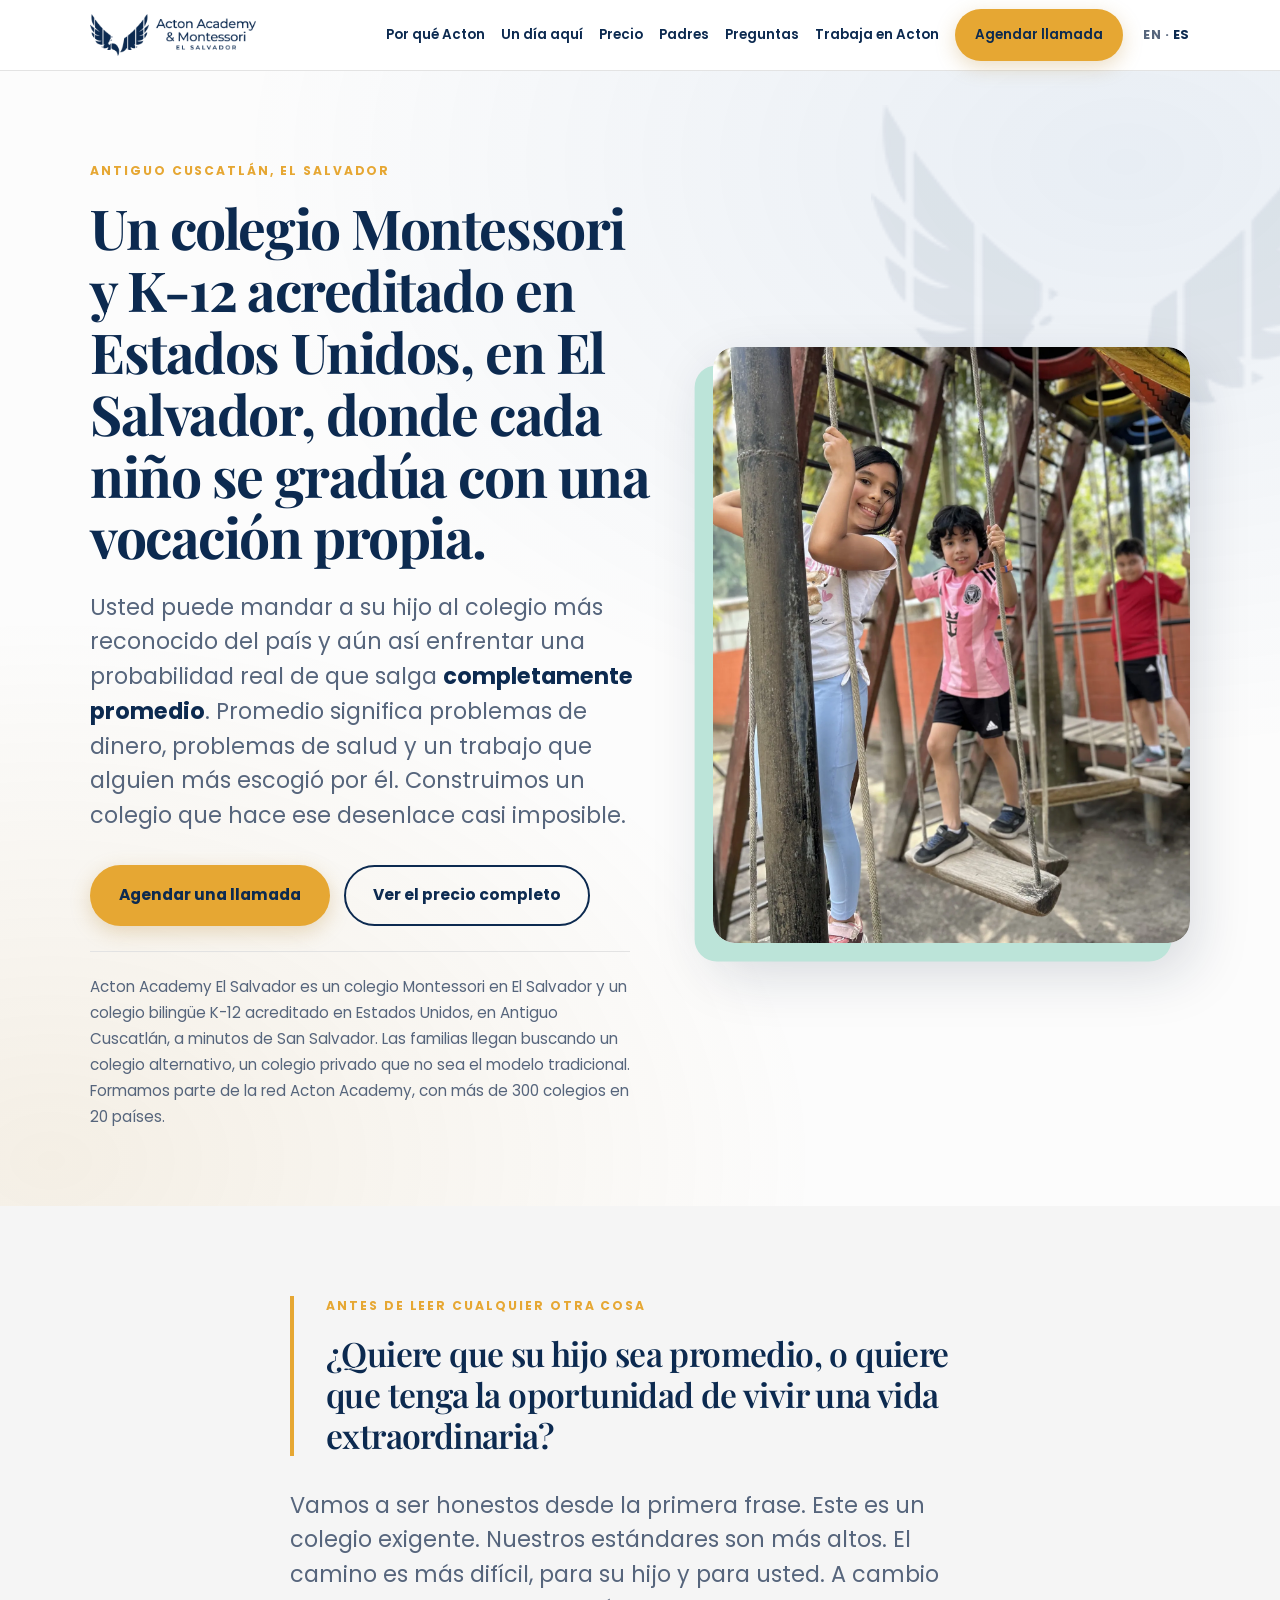
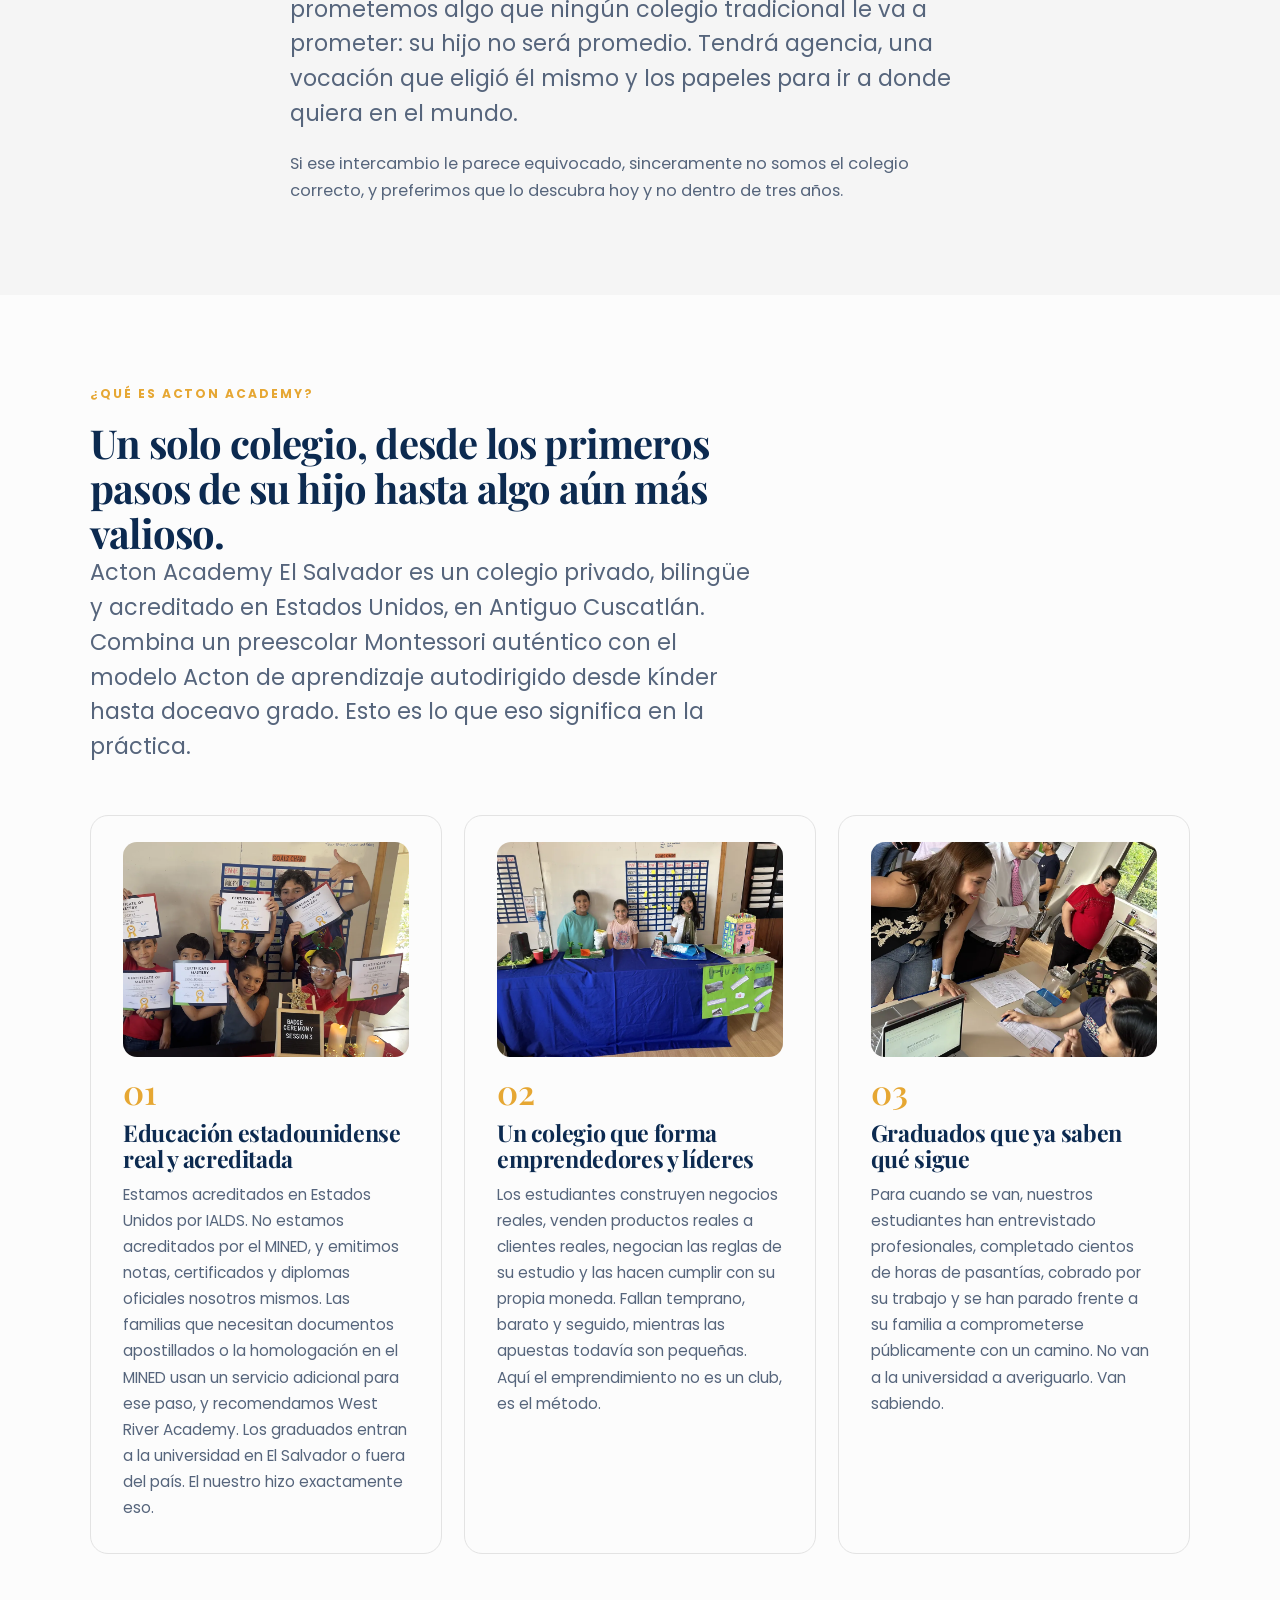
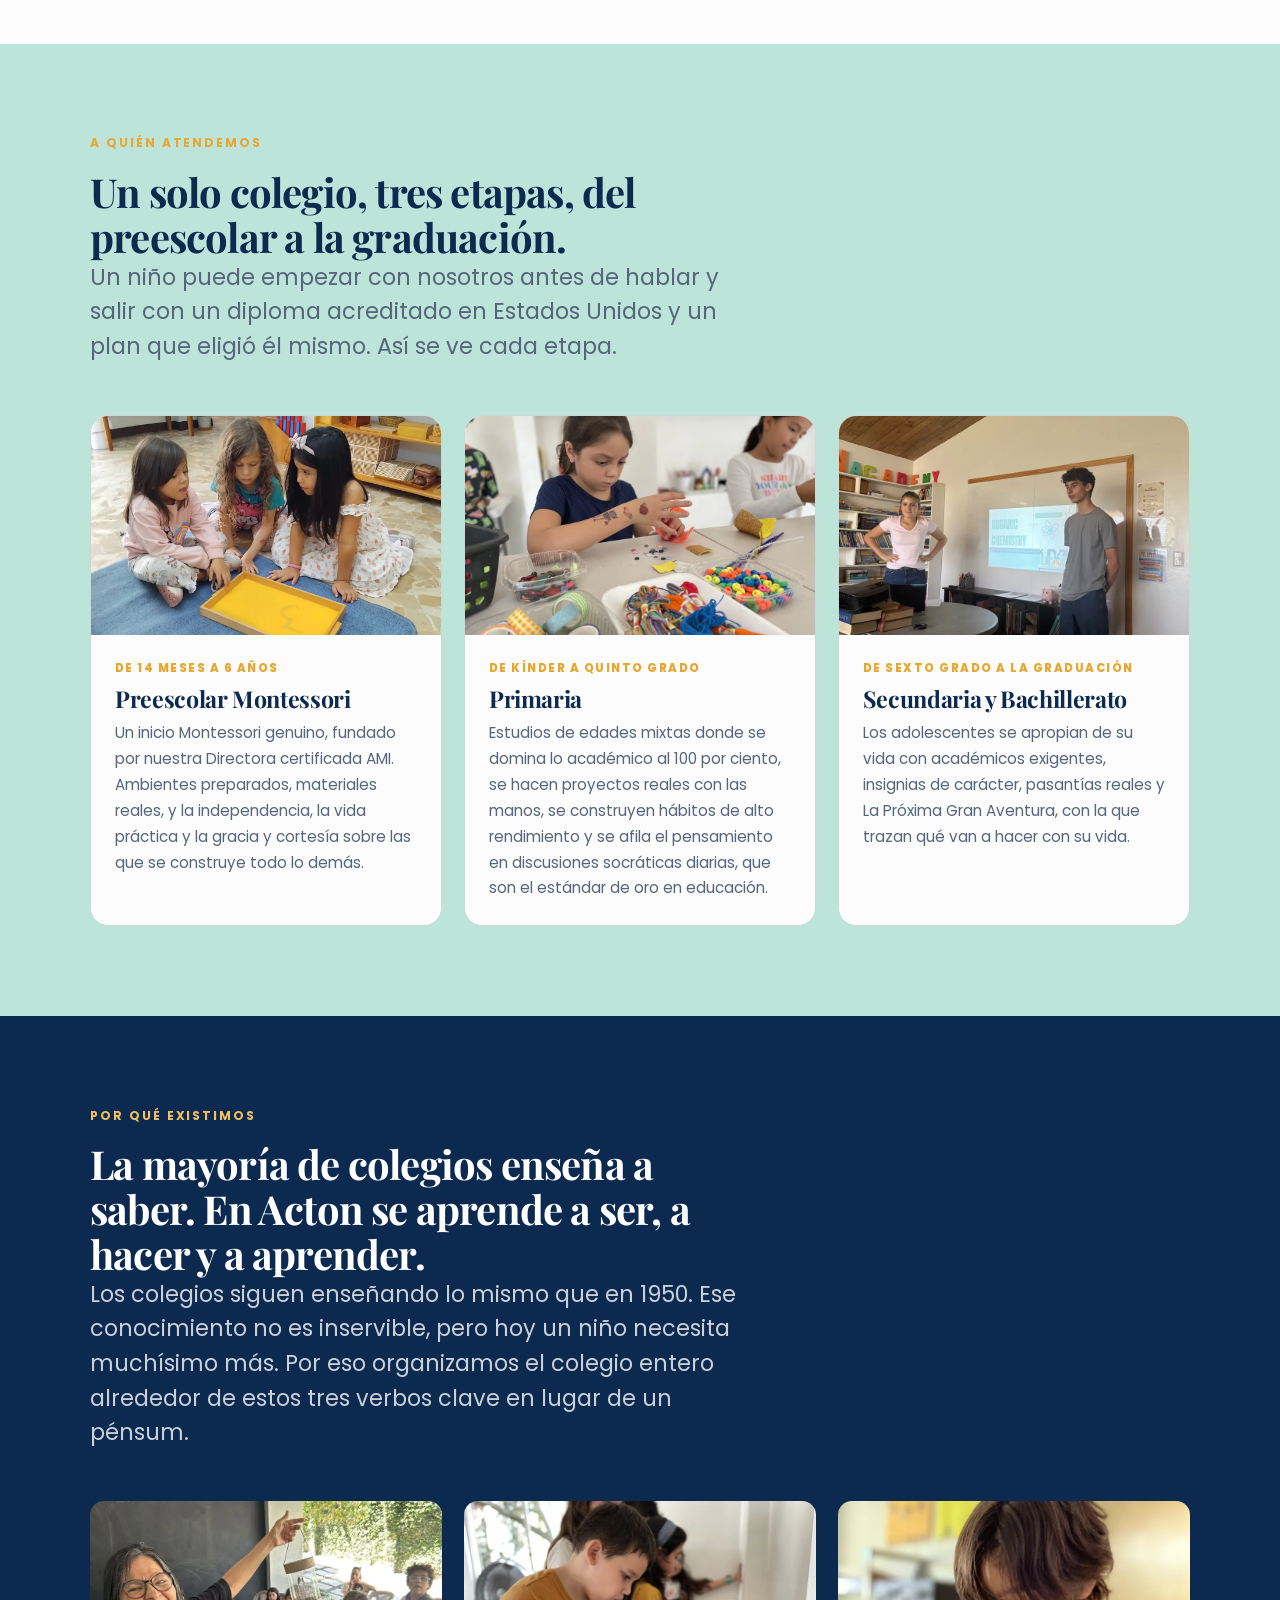
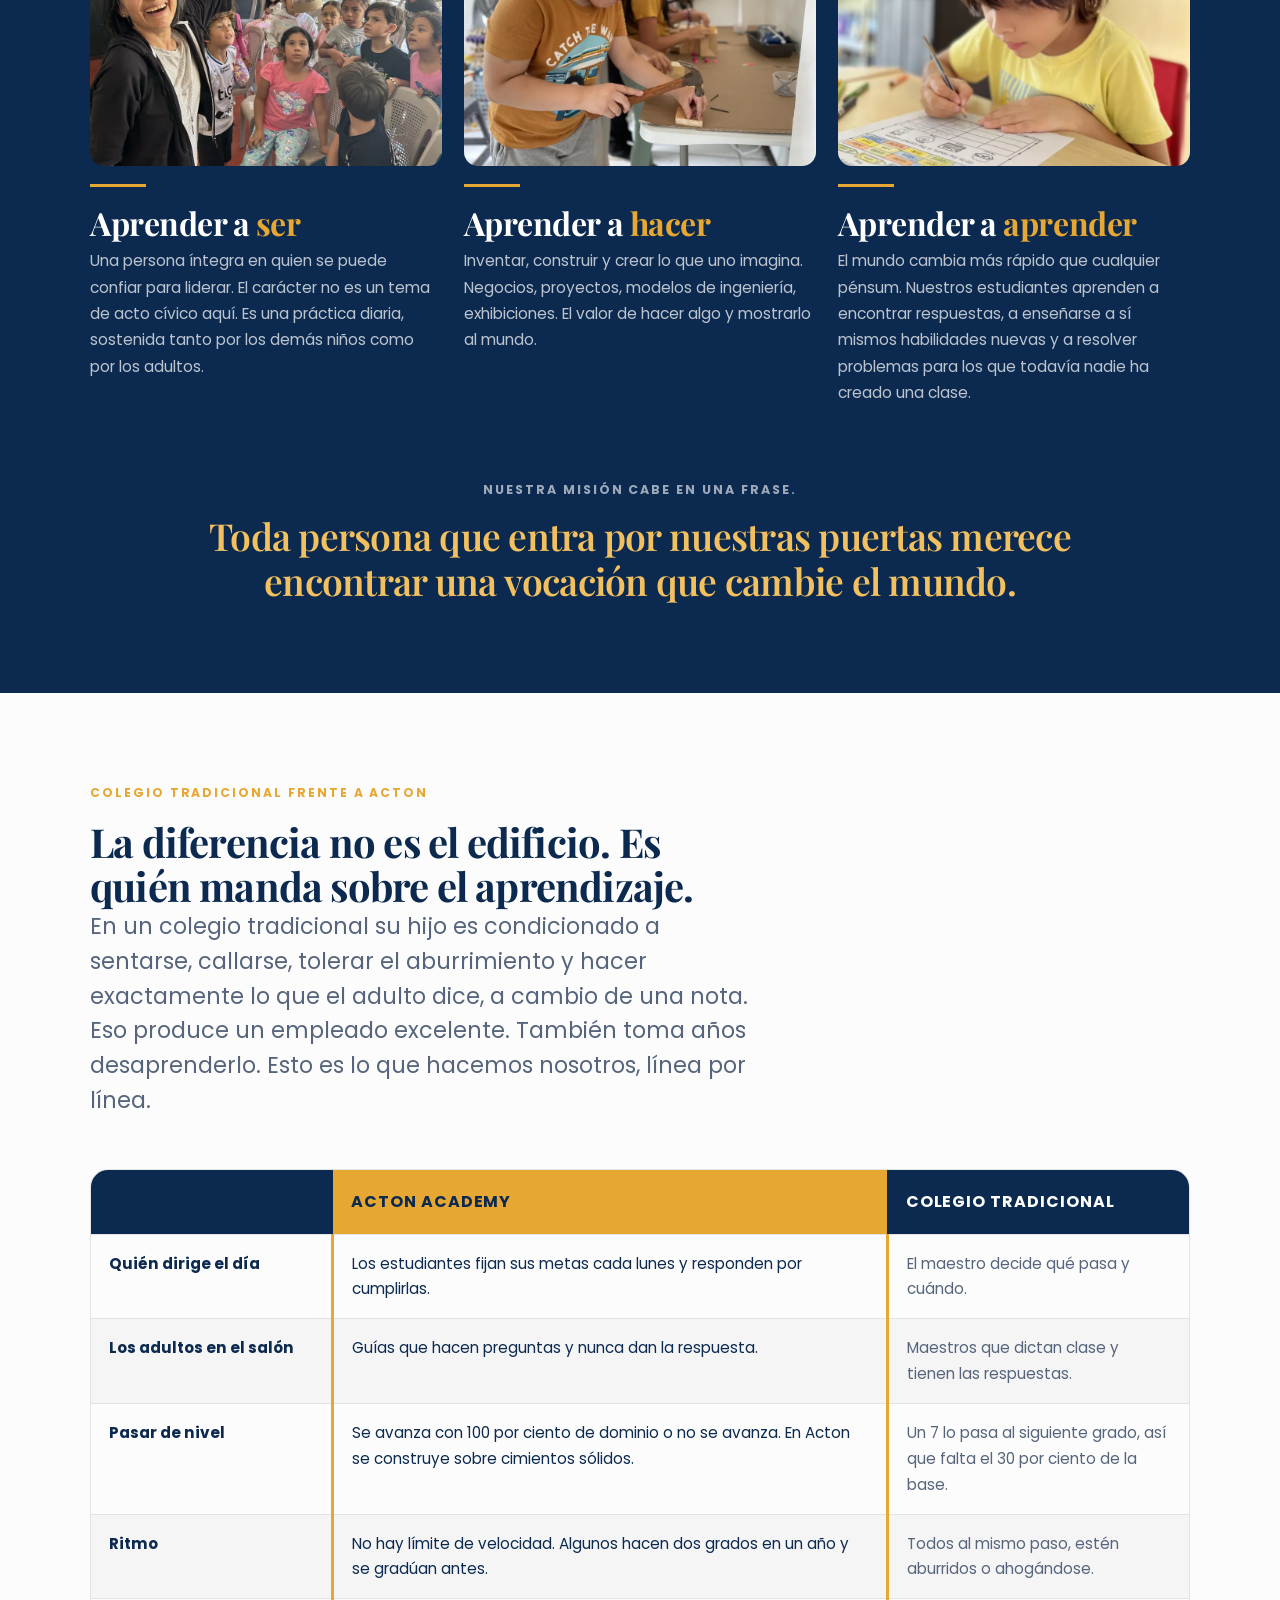
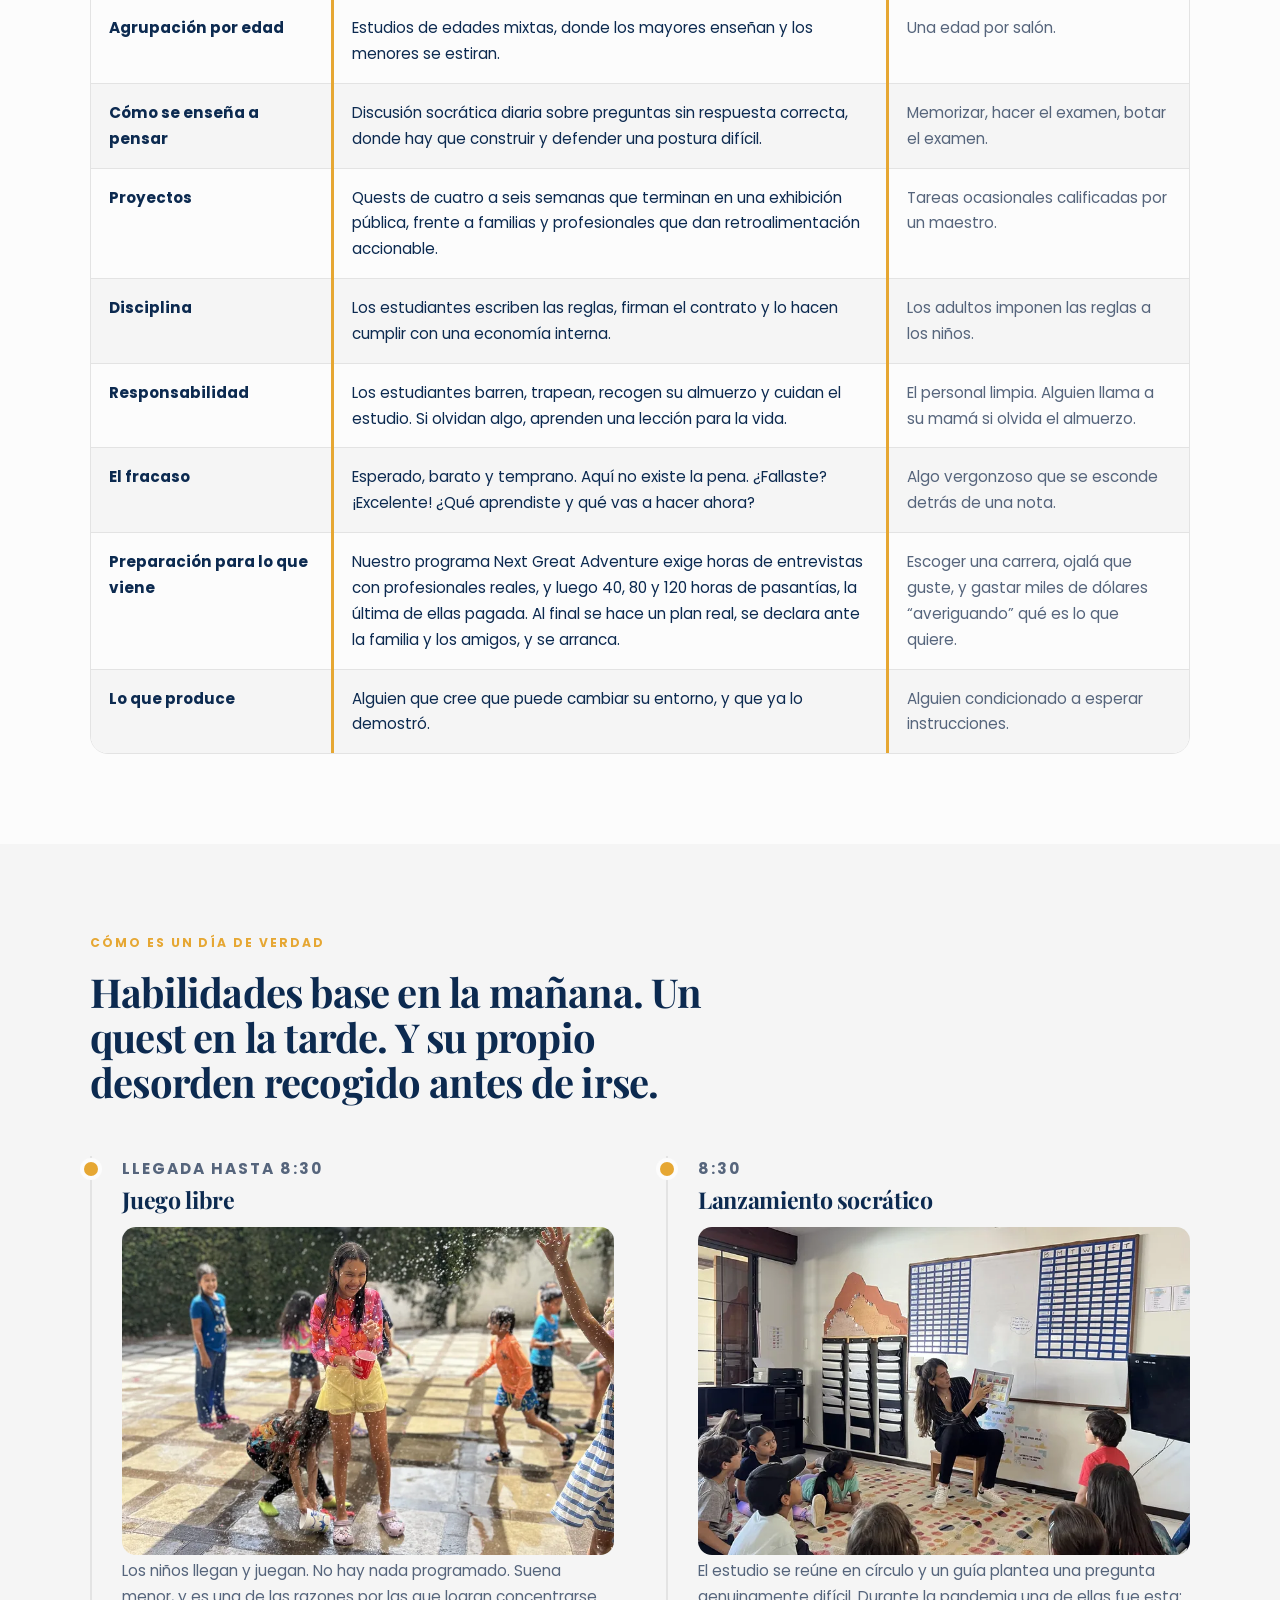
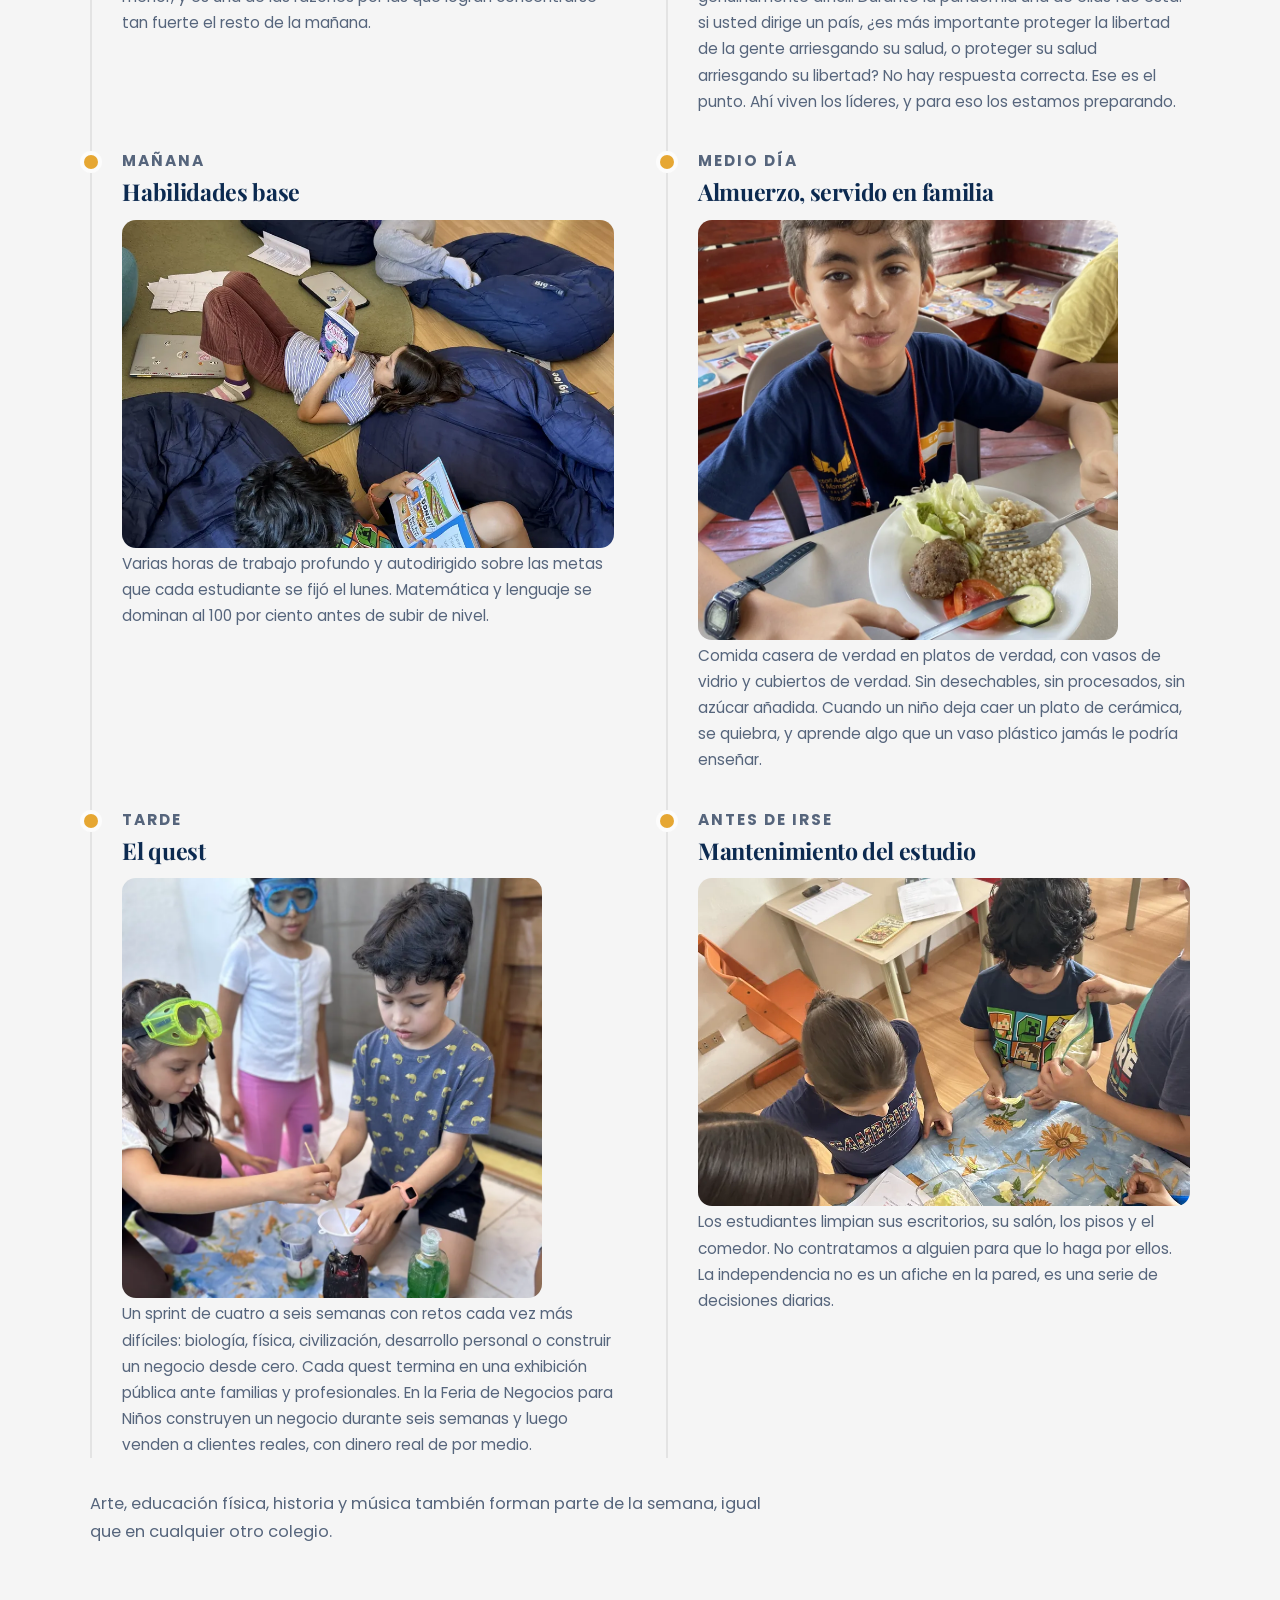
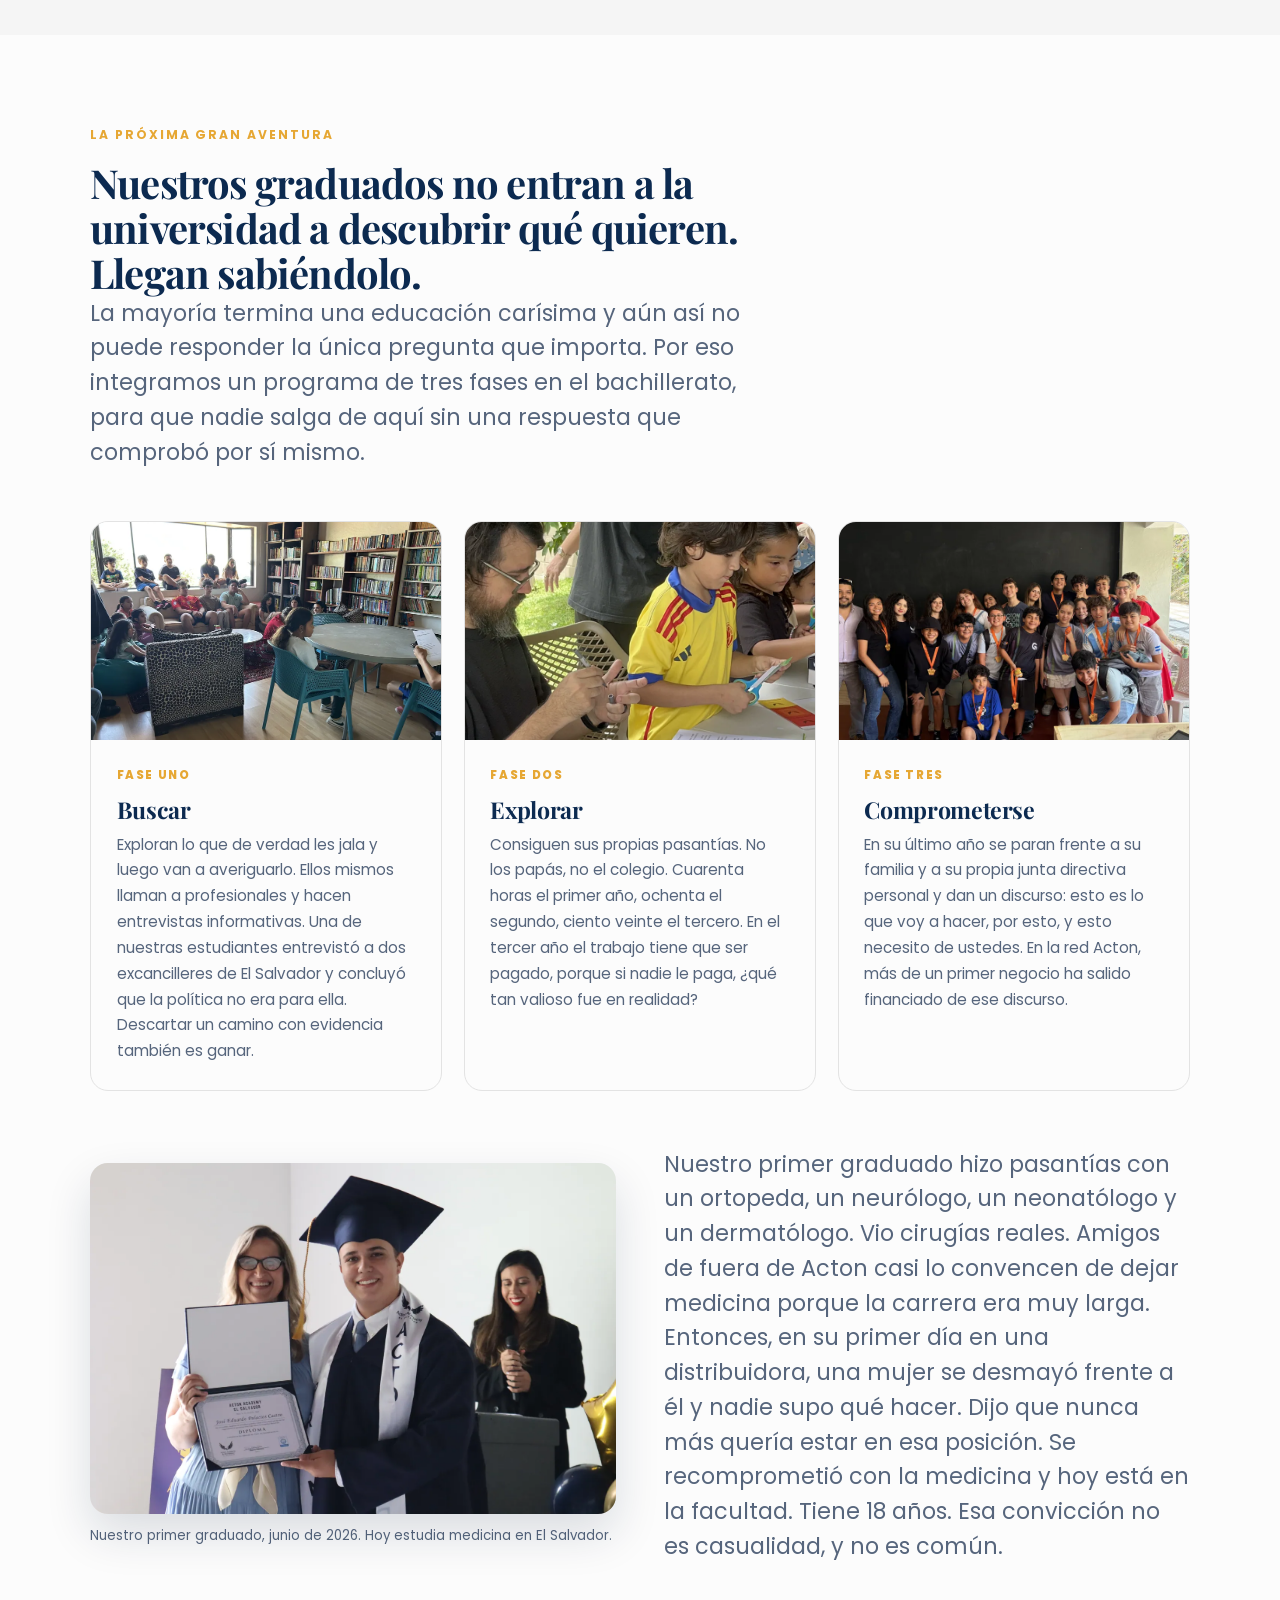
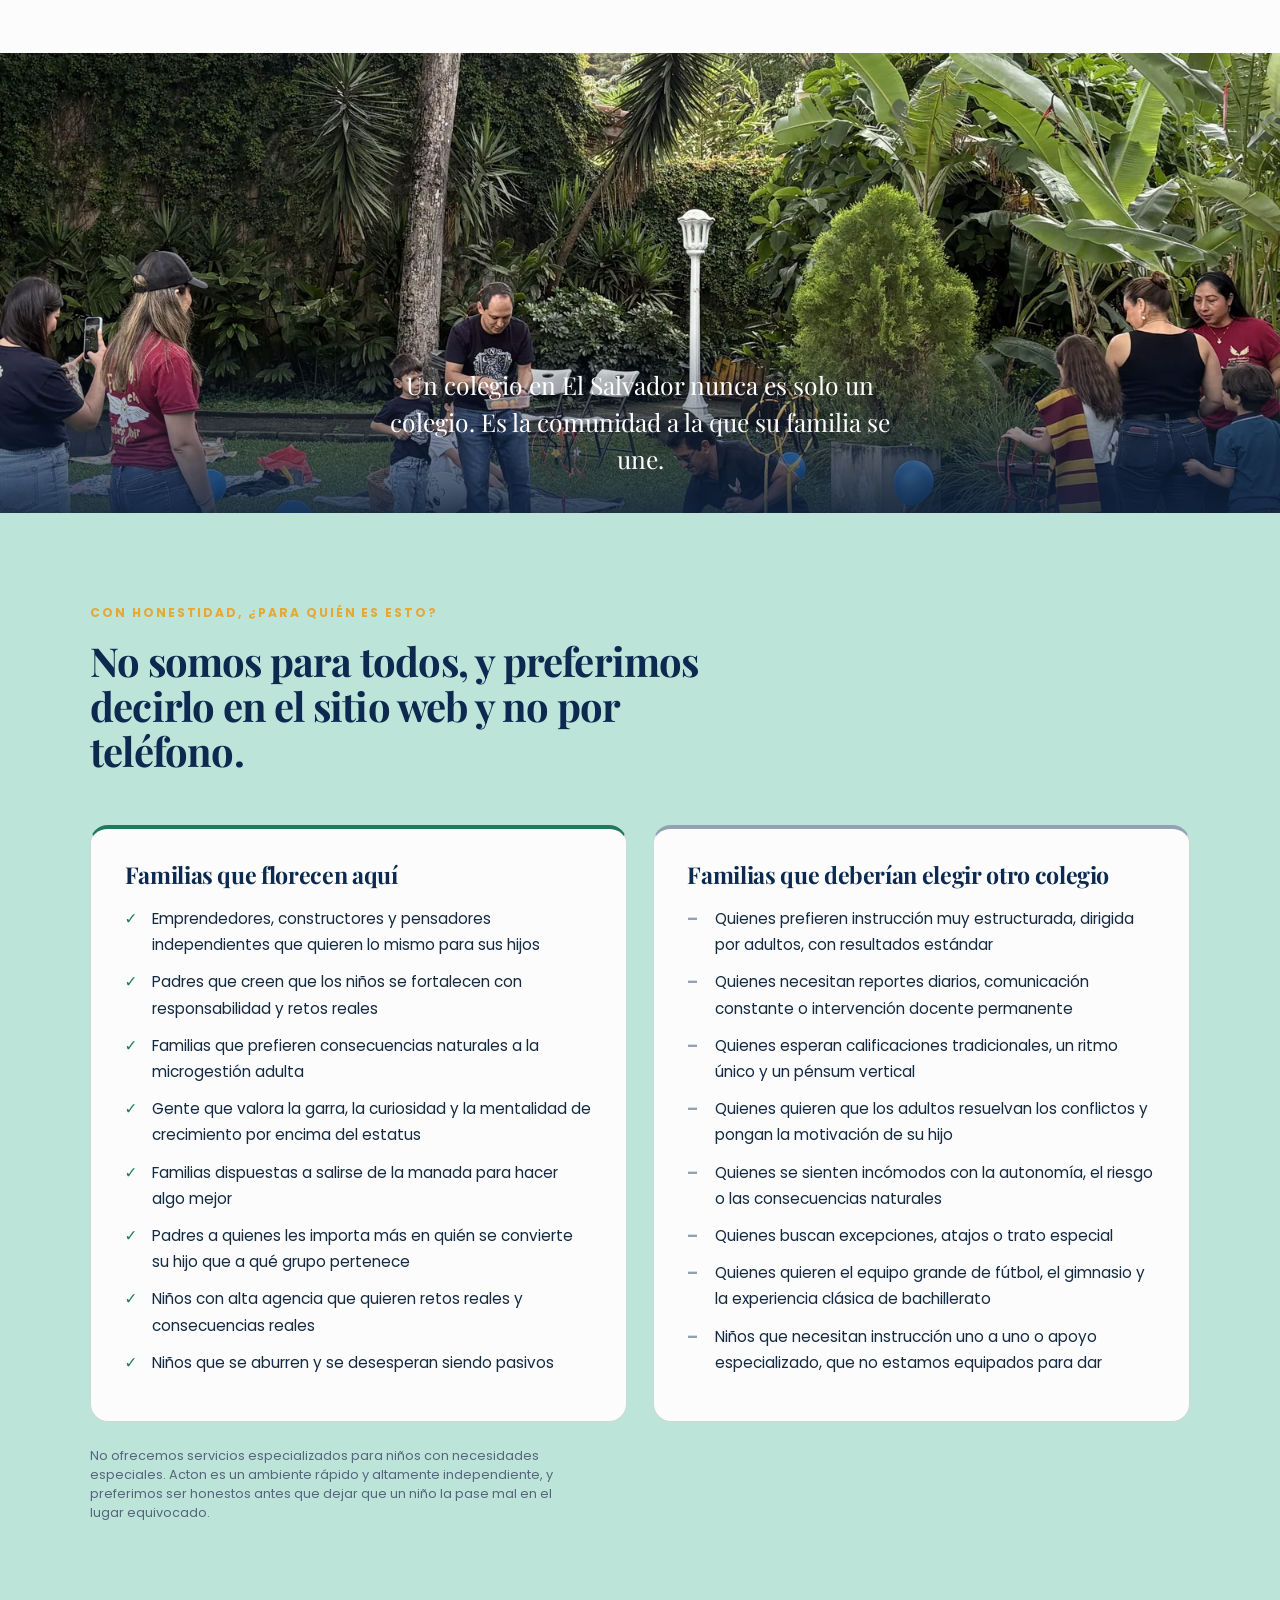
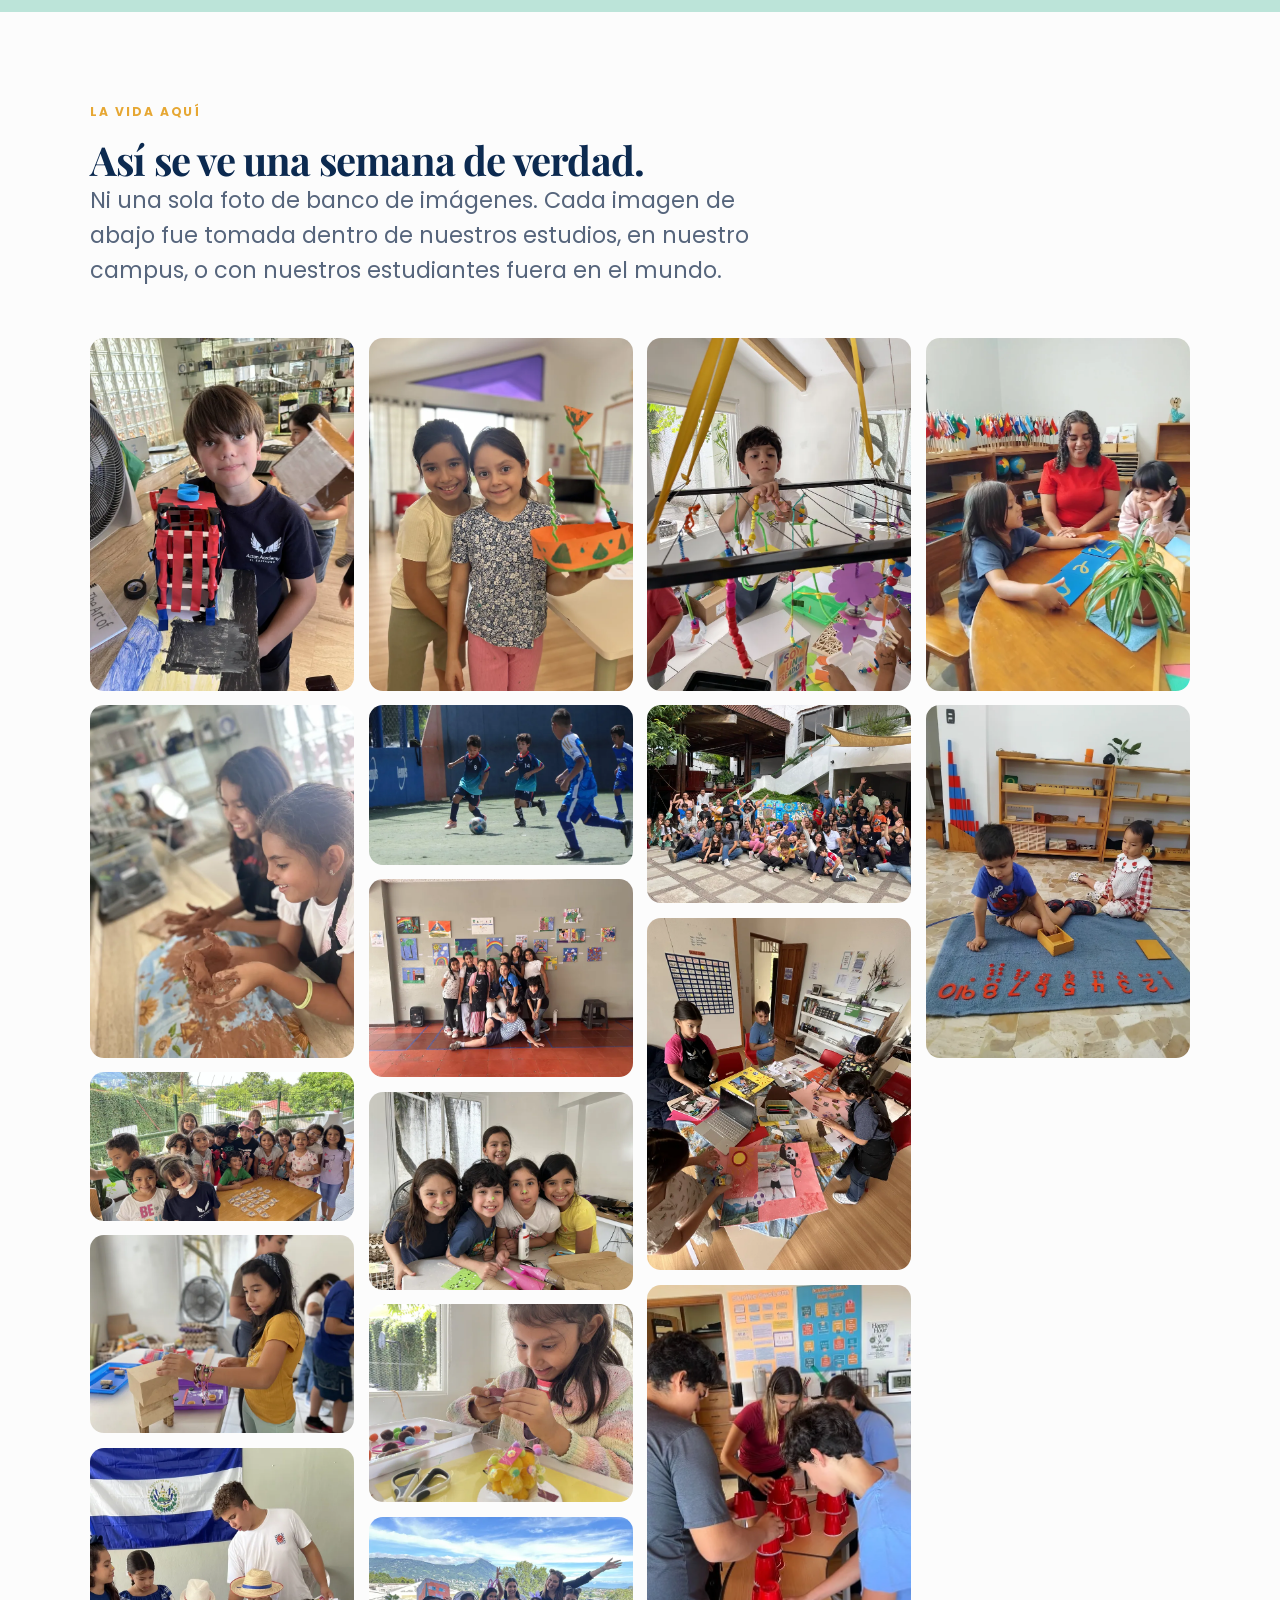
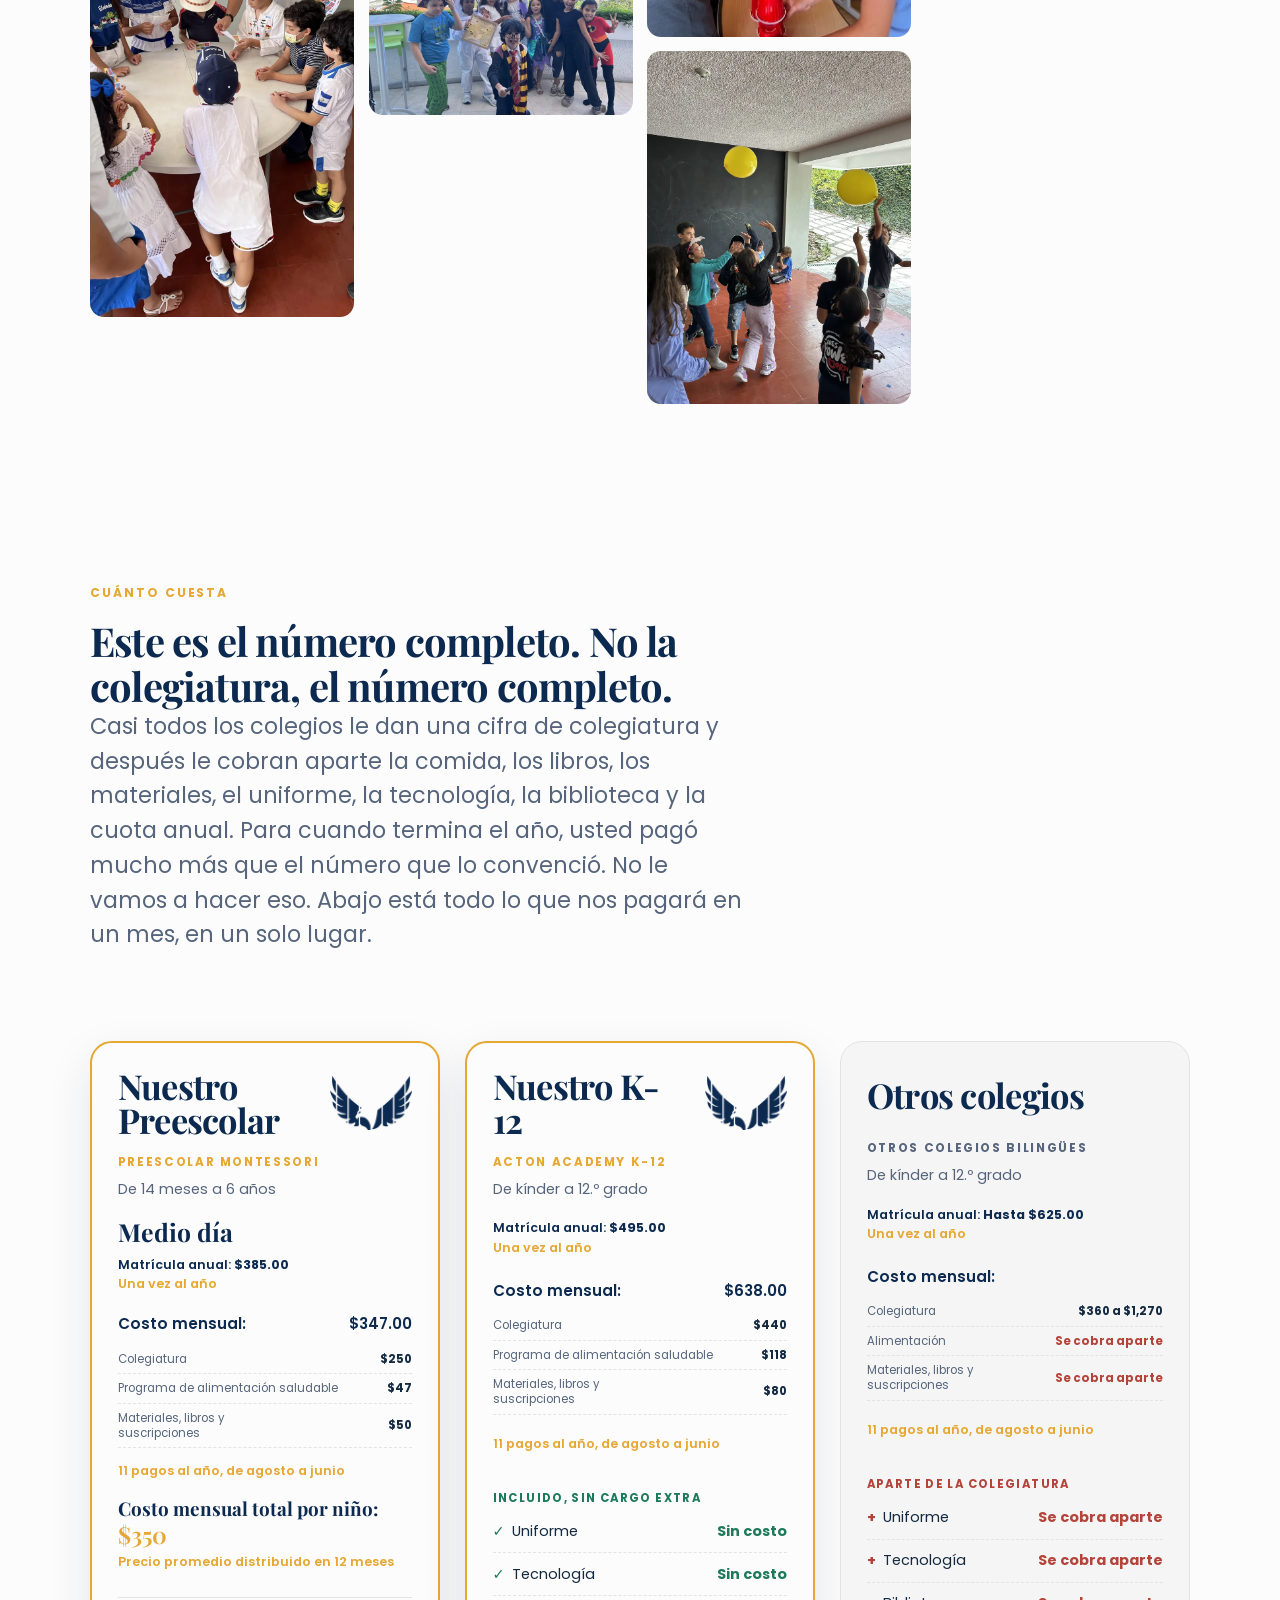
<file: es/index.html>
<!DOCTYPE html>
<html lang="es">
<head>
<meta charset="UTF-8">
<meta name="viewport" content="width=device-width, initial-scale=1.0">
<title>Acton Academy El Salvador, Colegio Montessori y K-12 Acreditado</title>
<meta name="description" content="¿Busca un colegio Montessori o alternativo en El Salvador? Acton Academy es un colegio Montessori y K-12 acreditado en EE. UU., en Antiguo Cuscatlán, cerca de San Salvador. Precio publicado.">
<meta name="keywords" content="Acton Academy El Salvador, colegio Montessori El Salvador, colegio alternativo El Salvador, educación alternativa El Salvador, colegio privado El Salvador, colegio privado San Salvador, colegio bilingüe El Salvador, preescolar Montessori El Salvador, colegio Antiguo Cuscatlán, colegio acreditado en Estados Unidos, educación autodirigida, método socrático, mejor colegio El Salvador, colegio para emprendedores, colegiaturas colegios El Salvador">

<link rel="canonical" href="https://www.actonacademyelsalvador.com/es/">
<link rel="alternate" hreflang="en" href="https://www.actonacademyelsalvador.com/">
<link rel="alternate" hreflang="es" href="https://www.actonacademyelsalvador.com/es/">
<link rel="alternate" hreflang="es-SV" href="https://www.actonacademyelsalvador.com/es/">
<link rel="alternate" hreflang="x-default" href="https://www.actonacademyelsalvador.com/">

<meta property="og:title" content="Acton Academy El Salvador, Colegio Montessori y K-12 Acreditado">
<meta property="og:description" content="Un colegio Montessori y K-12 acreditado en Estados Unidos, en Antiguo Cuscatlán, cerca de San Salvador, donde los estudiantes dirigen su propia educación. Publicamos el precio completo.">
<meta property="og:type" content="website">
<meta property="og:url" content="https://www.actonacademyelsalvador.com/es/">
<meta property="og:image" content="https://www.actonacademyelsalvador.com/assets/images/social-share/social-share-acton-academy-actonacademyelsalvador.com.jpg">
<meta property="og:image:width" content="1200">
<meta property="og:image:height" content="630">
<meta property="og:image:alt" content="Acton Academy El Salvador, colegio Montessori y K-12 acreditado en Antiguo Cuscatlán">
<meta property="og:site_name" content="Acton Academy El Salvador">
<meta property="og:locale" content="es_SV">
<meta property="og:locale:alternate" content="en_US">

<meta name="twitter:card" content="summary_large_image">
<meta name="twitter:title" content="Acton Academy El Salvador, Colegio Montessori y K-12 Acreditado">
<meta name="twitter:description" content="Un colegio Montessori y K-12 acreditado en Estados Unidos, en Antiguo Cuscatlán, cerca de San Salvador, donde los estudiantes dirigen su propia educación.">
<meta name="twitter:image" content="https://www.actonacademyelsalvador.com/assets/images/social-share/social-share-acton-academy-actonacademyelsalvador.com.jpg">

<meta name="robots" content="index, follow, max-image-preview:large, max-snippet:-1, max-video-preview:-1">
<meta name="author" content="Acton Academy El Salvador">
<meta name="theme-color" content="#0C2A50">
<meta name="geo.region" content="SV">
<meta name="geo.placename" content="Antiguo Cuscatlán, La Libertad, El Salvador">
<meta http-equiv="content-language" content="es">

<link rel="icon" href="../favicon.ico" sizes="any">
<link rel="icon" type="image/png" sizes="32x32" href="../favicon-32x32.png">
<link rel="icon" type="image/png" sizes="16x16" href="../favicon-16x16.png">
<link rel="apple-touch-icon" sizes="180x180" href="../apple-touch-icon.png">
<link rel="manifest" href="../site.webmanifest">
<link rel="preload" as="image" type="image/webp" href="../assets/images/hero/hero-learners-playground-acton-academy-actonacademyelsalvador.com.webp">
<link rel="alternate" type="text/plain" title="llms.txt" href="https://www.actonacademyelsalvador.com/llms.txt">

<link rel="preconnect" href="https://fonts.googleapis.com">
<link rel="preconnect" href="https://fonts.gstatic.com" crossorigin>
<link rel="preload" as="style" href="https://fonts.googleapis.com/css2?family=Playfair+Display:ital,wght@0,400..900;1,400..900&family=Poppins:wght@300;400;500;600;700&display=swap">
<link rel="stylesheet" href="https://fonts.googleapis.com/css2?family=Playfair+Display:ital,wght@0,400..900;1,400..900&family=Poppins:wght@300;400;500;600;700&display=swap" media="print" onload="this.media='all'">
<noscript><link rel="stylesheet" href="https://fonts.googleapis.com/css2?family=Playfair+Display:ital,wght@0,400..900;1,400..900&family=Poppins:wght@300;400;500;600;700&display=swap"></noscript>

<link rel="stylesheet" href="../assets/css/tokens.css">
<link rel="stylesheet" href="../assets/css/styles.css">

<script type="application/ld+json">
{
  "@context": "https://schema.org",
  "@graph": [
    {
      "@type": ["Organization", "School", "LocalBusiness"],
      "@id": "https://www.actonacademyelsalvador.com/#org",
      "name": "Acton Academy El Salvador",
      "alternateName": ["Acton Academy y Montessori El Salvador", "Acton El Salvador"],
      "url": "https://www.actonacademyelsalvador.com/es/",
      "logo": "https://www.actonacademyelsalvador.com/assets/images/logos/logo-acton-academy-actonacademyelsalvador.com.png",
      "image": "https://www.actonacademyelsalvador.com/assets/images/social-share/social-share-acton-academy-actonacademyelsalvador.com.jpg",
      "slogan": "El colegio al que hubieras querido ir",
      "description": "Acton Academy El Salvador es un preescolar Montessori auténtico y un colegio K-12 acreditado en Estados Unidos, ubicado en Antiguo Cuscatlán. Los estudiantes, desde los 14 meses hasta la graduación, fijan sus propias metas, dominan cada nivel al 100 por ciento antes de avanzar, debaten en discusiones socráticas diarias, construyen negocios reales y completan pasantías pagadas antes de graduarse.",
      "areaServed": [{"@type": "City", "name": "Antiguo Cuscatlán"}, {"@type": "City", "name": "San Salvador"}, {"@type": "AdministrativeArea", "name": "La Libertad"}, {"@type": "Country", "name": "El Salvador"}],
      "knowsLanguage": ["es", "en"],
      "telephone": "+50370991535",
      "priceRange": "$$$",
      "currenciesAccepted": "USD",
      "paymentAccepted": "Transferencia bancaria, Tarjeta de crédito, Bitcoin",
      "address": {
        "@type": "PostalAddress",
        "streetAddress": "Avenida Teotl, Casa #7",
        "addressLocality": "Antiguo Cuscatlán",
        "addressRegion": "La Libertad",
        "addressCountry": "SV"
      },
      "memberOf": {"@type": "Organization", "name": "Acton Academy Network", "url": "https://www.actonacademy.org"}
    },
    {
      "@type": "WebSite",
      "@id": "https://www.actonacademyelsalvador.com/es/#website",
      "url": "https://www.actonacademyelsalvador.com/es/",
      "name": "Acton Academy El Salvador",
      "inLanguage": "es",
      "publisher": {"@id": "https://www.actonacademyelsalvador.com/#org"}
    },
    {
      "@type": "FAQPage",
      "@id": "https://www.actonacademyelsalvador.com/es/#faq",
      "mainEntity": [
        {"@type": "Question", "name": "¿En qué se diferencia Acton de un colegio tradicional?",
         "acceptedAnswer": {"@type": "Answer", "text": "El colegio tradicional lo dirige el adulto. Acton lo dirige el estudiante. En el modelo tradicional, los maestros deciden en general qué aprenden los alumnos, cuándo lo aprenden y cómo demuestran que lo lograron. En Acton, los estudiantes toman mucho más control: fijan metas, avanzan a su propio ritmo hacia el dominio, resuelven problemas reales, participan en discusiones socráticas, completan Quests con las manos, presentan su aprendizaje ante un público y aprenden a responder por sus decisiones y su progreso. La diferencia de fondo es el propósito. Acton no solo pregunta «¿Qué sabe este niño?», sino también «¿En quién se está convirtiendo este niño?» El modelo pone el peso en la independencia, la responsabilidad, el carácter, aprender a aprender y, con el tiempo, descubrir un llamado propio. Las guías acompañan y preguntan en lugar de dirigir o rescatar todo el tiempo."}},
        {"@type": "Question", "name": "¿Quién florece en Acton Academy?",
         "acceptedAnswer": {"@type": "Answer", "text": "Niños que florecen: Muestran curiosidad, iniciativa e independencia. Quieren retos reales y esperan consecuencias reales. Prefieren el trabajo con las manos, los proyectos y resolver problemas. Tienen mucha iniciativa y entusiasmo. Anhelan autonomía y quieren dirigir activamente su propio aprendizaje. Se aburren y se desesperan cuando les toca ser pasivos. Familias que florecen: Practican una crianza con autoridad, mucho amor y límites claros. Creen que los niños se fortalecen con la responsabilidad y el reto. Valoran la perseverancia, la curiosidad y la mentalidad de crecimiento. Creen que los niños son antifrágiles. Prefieren las consecuencias naturales al control minucioso del adulto. Aprecian los límites claros y las expectativas altas. Les interesa más el carácter y la responsabilidad real que el estatus y la pertenencia. Reconocen que cada vez hay más caminos después del colegio. Tienen una mentalidad heroica. Acton no es la mejor opción para familias que: Practican una crianza autoritaria, permisiva, sobreprotectora o negligente. Prefieren una instrucción muy estructurada, dirigida por el adulto y con resultados estándar. Necesitan reportes diarios, comunicación constante o mucha intervención del maestro. Esperan notas, ritmos y pénsum tradicionales impuestos desde arriba. Quieren que los adultos resuelvan los conflictos o motiven a sus hijos. Se sienten incómodas con la autonomía, el riesgo o las consecuencias naturales. Buscan excepciones, atajos o trato especial. Necesitan instrucción uno a uno, refuerzo extra o manejo conductual. Tienen mentalidad de víctima o culpan a otros de sus problemas. Si no está seguro de que su hijo florecería aquí, agende una llamada con nosotros. Podemos hablar específicamente de la personalidad de su hijo, sus fortalezas, sus retos, su forma de aprender y lo que necesita de un colegio."}},
        {"@type": "Question", "name": "¿Acton Academy El Salvador está acreditado? ¿Lo reconoce el MINED?",
         "acceptedAnswer": {"@type": "Answer", "text": "Acton Academy El Salvador está acreditado en Estados Unidos por la International Association of Learner Driven Schools (IALDS) y es miembro pleno de la Red Global de Afiliados de Acton Academy. No estamos acreditados directamente por el MINED en El Salvador. Acton Academy El Salvador emite notas, boletas, expedientes académicos, certificados de grado completado, constancias de conducta y constancias de solvencia oficiales. Las familias que necesitan el reconocimiento oficial del MINED pueden usar esos registros para obtener documentación apostillada desde Estados Unidos y con ella completar el proceso de homologación en El Salvador bajo el Convenio de La Haya. Tenemos experiencia con West River Academy y la recomendamos para ese proceso. Al graduarse, las familias también pueden solicitar un diploma de bachillerato y un expediente académico estadounidenses apostillados a través de un colegio afiliado a Acton en Georgia, Estados Unidos, para que su graduado pueda entrar a la universidad en El Salvador o en cualquier parte del mundo. Nuestro primer graduado está estudiando medicina en El Salvador, y hemos tenido estudiantes que se trasladaron de Acton Academy El Salvador a colegios locales e internacionales en todo el mundo, sin dificultad."}},
        {"@type": "Question", "name": "¿Los graduados de Acton entran a la universidad?",
         "acceptedAnswer": {"@type": "Answer", "text": "Sí. Acton Academy El Salvador graduó a su primer estudiante en junio de 2026. Empezó con nosotros a los ocho años, hizo pasantías con un ortopeda, un neurólogo, un neonatólogo y un dermatólogo, y hoy estudia medicina en la Universidad Dr. José Matías Delgado, en El Salvador. Y es el primero de muchos. En toda la red global de Acton, los graduados han seguido a universidades, al emprendimiento, a carreras creativas, a pasantías y al trabajo profesional. Han sido aceptados en universidades como Vanderbilt, Georgia Tech, UT Austin, Rice, la Universidad de Chicago, Notre Dame, Cornell y la Ross School of Business de la Universidad de Míchigan, entre otras. Algunos convirtieron una pasantía en un empleo. Otros construyeron empresas, desarrollaron patentes o hicieron carrera en medios y tecnología. Nuestra meta no es empujar a todos hacia una sola definición de éxito. La universidad está absolutamente disponible para los estudiantes de Acton. Simplemente no es el único resultado exitoso."}},
        {"@type": "Question", "name": "¿Quién enseña a mi hijo y qué formación tienen sus guías?",
         "acceptedAnswer": {"@type": "Answer", "text": "Nuestro colegio fue fundado por Shannon Falkenstein y Carmen Castro Dardano, ambas con amplia experiencia en educación. Shannon estudió en Emory University, tiene una maestría en educación de NYU y es guía Montessori certificada. Carmen tiene un título en Educación Inicial, es guía Montessori certificada y Administradora Montessori certificada. Cada guía Montessori de nuestro colegio es guía Montessori certificada, con formación Montessori formal y experiencia de aula. En Acton, nuestras guías tienen títulos universitarios en educación o campos afines, años de experiencia trabajando con jóvenes y formación de la red Acton como guías socráticas. Nuestro equipo está formado específicamente para el tipo de educación que damos: Montessori, diálogo socrático, educación dirigida por el estudiante y acompañamiento hacia la independencia."}}
      ]
    }
  ]
}
</script>
</head>
<body>
<a class="skip" href="#main">Ir al contenido</a>

<header class="site-header">
  <div class="wrap header-inner">
    <a class="brand" href="index.html">
      <img class="brand-logo" src="../assets/images/logos/logo-horizontal-navy-acton-academy-actonacademyelsalvador.com.png" alt="Acton Academy y Montessori El Salvador" width="900" height="228">
    </a>
    <button class="nav-toggle" type="button" aria-expanded="false" aria-controls="primary-nav" aria-label="Abrir men&uacute;">
      <svg viewBox="0 0 24 24" fill="none" stroke="currentColor" stroke-width="2" aria-hidden="true"><path d="M3 6h18M3 12h18M3 18h18"/></svg>
    </button>
    <nav class="nav" id="primary-nav" aria-label="Principal">
      <a href="#different">Por qu&eacute; Acton</a>
      <a href="#day">Un d&iacute;a aqu&iacute;</a>
      <a href="#pricing">Precio</a>
      <a href="testimonios.html">Padres</a>
      <a href="faq.html">Preguntas</a>
      <a href="trabaja-en-acton.html">Trabaja en Acton</a>
      <a class="btn btn-primary" href="https://share.hsforms.com/2h3skzeE0QYiYAQn0uWO0YQe5xzt" target="_blank" rel="noopener">Agendar llamada</a>
    </nav>
    <div class="lang"><a href="../index.html" hreflang="en">EN</a> &middot; <span class="active">ES</span></div>
  </div>
</header>

<main id="main">

  <!-- HERO -->
  <section class="hero">
    <div class="wrap hero-grid">
      <div>
        <p class="eyebrow">Antiguo Cuscatl&aacute;n, El Salvador</p>
        <h1>Un colegio Montessori y K-12 acreditado en Estados Unidos, en El Salvador, donde cada ni&ntilde;o se grad&uacute;a con una vocaci&oacute;n propia.</h1>
        <p class="lede">Usted puede mandar a su hijo al colegio m&aacute;s reconocido del pa&iacute;s y a&uacute;n as&iacute; enfrentar una probabilidad real de que salga <strong>completamente promedio</strong>. Promedio significa problemas de dinero, problemas de salud y un trabajo que alguien m&aacute;s escogi&oacute; por &eacute;l. Construimos un colegio que hace ese desenlace casi imposible.</p>
        <div class="btn-row">
          <a class="btn btn-primary" href="https://share.hsforms.com/2h3skzeE0QYiYAQn0uWO0YQe5xzt" target="_blank" rel="noopener">Agendar una llamada</a>
          <a class="btn btn-ghost" href="#pricing">Ver el precio completo</a>
        </div>
        <p class="hero-locator">Acton Academy El Salvador es un colegio Montessori en El Salvador y un colegio biling&uuml;e K-12 acreditado en Estados Unidos, en Antiguo Cuscatl&aacute;n, a minutos de San Salvador. Las familias llegan buscando un colegio alternativo, un colegio privado que no sea el modelo tradicional. Formamos parte de la red Acton Academy, con m&aacute;s de 300 colegios en 20 pa&iacute;ses.</p>
      </div>
      <div class="hero-media">
        <div class="shot"><img src="../assets/images/hero/hero-learners-playground-acton-academy-actonacademyelsalvador.com.webp" alt="Estudiantes jugando y trepando en la estructura al aire libre de Acton Academy El Salvador en Antiguo Cuscatlan" width="1500" height="2000" fetchpriority="high" decoding="async"></div>
      </div>
    </div>
  </section>

  <!-- LA PREGUNTA -->
  <section class="tint">
    <div class="wrap narrow">
      <div class="question reveal">
        <p class="eyebrow">Antes de leer cualquier otra cosa</p>
        <p class="big">&iquest;Quiere que su hijo sea promedio, o quiere que tenga la oportunidad de vivir una vida extraordinaria?</p>
      </div>
      <p class="lede reveal" style="margin-top:2rem">Vamos a ser honestos desde la primera frase. Este es un colegio exigente. Nuestros est&aacute;ndares son m&aacute;s altos. El camino es m&aacute;s dif&iacute;cil, para su hijo y para usted. A cambio prometemos algo que ning&uacute;n colegio tradicional le va a prometer: su hijo no ser&aacute; promedio. Tendr&aacute; agencia, una vocaci&oacute;n que eligi&oacute; &eacute;l mismo y los papeles para ir a donde quiera en el mundo.</p>
      <p class="reveal" style="margin-top:1.2rem;color:var(--muted)">Si ese intercambio le parece equivocado, sinceramente no somos el colegio correcto, y preferimos que lo descubra hoy y no dentro de tres a&ntilde;os.</p>
    </div>
  </section>

  <!-- QUE ES ACTON -->
  <section id="what">
    <div class="wrap">
      <div class="section-head reveal">
        <p class="eyebrow">&iquest;Qu&eacute; es Acton Academy?</p>
        <h2>Un solo colegio, desde los primeros pasos de su hijo hasta algo a&uacute;n m&aacute;s valioso.</h2>
        <p class="lede">Acton Academy El Salvador es un colegio privado, biling&uuml;e y acreditado en Estados Unidos, en Antiguo Cuscatl&aacute;n. Combina un preescolar Montessori aut&eacute;ntico con el modelo Acton de aprendizaje autodirigido desde k&iacute;nder hasta doceavo grado. Esto es lo que eso significa en la pr&aacute;ctica.</p>
      </div>
      <div class="cards cards-3">
        <div class="card reveal">
          <div class="shot shot-4x3"><img src="../assets/images/gallery/mastery-certificates-badge-ceremony-acton-academy-actonacademyelsalvador.com.webp" alt="Estudiantes de Acton Academy El Salvador con sus Certificados de Dominio en una ceremonia de insignias" loading="lazy" decoding="async" width="1100" height="825"></div>
          <span class="num">01</span>
          <h3>Educaci&oacute;n estadounidense real y acreditada</h3>
          <p>Estamos acreditados en Estados Unidos por IALDS. No estamos acreditados por el MINED, y emitimos notas, certificados y diplomas oficiales nosotros mismos. Las familias que necesitan documentos apostillados o la homologaci&oacute;n en el MINED usan un servicio adicional para ese paso, y recomendamos West River Academy. Los graduados entran a la universidad en El Salvador o fuera del pa&iacute;s. El nuestro hizo exactamente eso.</p>
        </div>
        <div class="card reveal">
          <div class="shot shot-4x3"><img src="../assets/images/gallery/business-exhibition-presentation-acton-academy-actonacademyelsalvador.com.webp" alt="Estudiantes presentando su propio proyecto de negocio en una exhibicion publica en Acton Academy El Salvador" loading="lazy" decoding="async" width="1000" height="750"></div>
          <span class="num">02</span>
          <h3>Un colegio que forma emprendedores y l&iacute;deres</h3>
          <p>Los estudiantes construyen negocios reales, venden productos reales a clientes reales, negocian las reglas de su estudio y las hacen cumplir con su propia moneda. Fallan temprano, barato y seguido, mientras las apuestas todav&iacute;a son peque&ntilde;as. Aqu&iacute; el emprendimiento no es un club, es el m&eacute;todo.</p>
        </div>
        <div class="card reveal">
          <div class="shot shot-4x3"><img src="../assets/images/gallery/apprenticeship-professional-visit-acton-academy-actonacademyelsalvador.com.webp" alt="Un estudiante de Acton Academy El Salvador de camisa y corbata presentando su trabajo a profesionales invitados" loading="lazy" decoding="async" width="1000" height="1333"></div>
          <span class="num">03</span>
          <h3>Graduados que ya saben qu&eacute; sigue</h3>
          <p>Para cuando se van, nuestros estudiantes han entrevistado profesionales, completado cientos de horas de pasant&iacute;as, cobrado por su trabajo y se han parado frente a su familia a comprometerse p&uacute;blicamente con un camino. No van a la universidad a averiguarlo. Van sabiendo.</p>
        </div>
      </div>
    </div>
  </section>

  <!-- WHO WE SERVE -->
  <section class="tint-cool" id="programs">
    <div class="wrap">
      <div class="section-head reveal">
        <p class="eyebrow">A qui&eacute;n atendemos</p>
        <h2>Un solo colegio, tres etapas, del preescolar a la graduaci&oacute;n.</h2>
        <p class="lede">Un ni&ntilde;o puede empezar con nosotros antes de hablar y salir con un diploma acreditado en Estados Unidos y un plan que eligi&oacute; &eacute;l mismo. As&iacute; se ve cada etapa.</p>
      </div>
      <div class="programs">
        <article class="program reveal">
          <div class="shot"><img src="../assets/images/gallery/montessori-preschool-number-work-acton-academy-actonacademyelsalvador.com.webp" alt="Tres ninas de preescolar trabajando juntas con materiales Montessori de numeros en un tapete en Acton Academy El Salvador" loading="lazy" decoding="async" width="1200" height="750"></div>
          <div class="program-body">
            <p class="ages">De 14 meses a 6 a&ntilde;os</p>
            <h3>Preescolar Montessori</h3>
            <p>Un inicio Montessori genuino, fundado por nuestra Directora certificada AMI. Ambientes preparados, materiales reales, y la independencia, la vida pr&aacute;ctica y la gracia y cortes&iacute;a sobre las que se construye todo lo dem&aacute;s.</p>
          </div>
        </article>
        <article class="program reveal">
          <div class="shot"><img src="../assets/images/gallery/elementary-studio-hands-on-acton-academy-actonacademyelsalvador.com.webp" alt="Estudiantes de primaria trabajando en proyectos practicos en Acton Academy El Salvador" loading="lazy" decoding="async" width="1000" height="750"></div>
          <div class="program-body">
            <p class="ages">De k&iacute;nder a quinto grado</p>
            <h3>Primaria</h3>
            <p>Estudios de edades mixtas donde se domina lo acad&eacute;mico al 100 por ciento, se hacen proyectos reales con las manos, se construyen h&aacute;bitos de alto rendimiento y se afila el pensamiento en discusiones socr&aacute;ticas diarias, que son el est&aacute;ndar de oro en educaci&oacute;n.</p>
          </div>
        </article>
        <article class="program reveal">
          <div class="shot"><img src="../assets/images/gallery/high-school-presentation-acton-academy-actonacademyelsalvador.com.webp" alt="Dos estudiantes de bachillerato presentando una sesion de quimica organica en Acton Academy El Salvador" loading="lazy" decoding="async" width="1000" height="562"></div>
          <div class="program-body">
            <p class="ages">De sexto grado a la graduaci&oacute;n</p>
            <h3>Secundaria y Bachillerato</h3>
            <p>Los adolescentes se apropian de su vida con acad&eacute;micos exigentes, insignias de car&aacute;cter, pasant&iacute;as reales y La Pr&oacute;xima Gran Aventura, con la que trazan qu&eacute; van a hacer con su vida.</p>
          </div>
        </article>
      </div>
    </div>
  </section>

  <!-- POR QUE EXISTIMOS -->
  <section class="dark">
    <div class="wrap">
      <div class="section-head reveal">
        <p class="eyebrow">Por qu&eacute; existimos</p>
        <h2>La mayor&iacute;a de colegios ense&ntilde;a a saber. En Acton se aprende a ser, a hacer y a aprender.</h2>
        <p class="lede">Los colegios siguen ense&ntilde;ando lo mismo que en 1950. Ese conocimiento no es inservible, pero hoy un ni&ntilde;o necesita much&iacute;simo m&aacute;s. Por eso organizamos el colegio entero alrededor de estos tres verbos clave en lugar de un p&eacute;nsum.</p>
      </div>
      <div class="verbs">
        <div class="verb reveal">
          <div class="shot shot-4x3"><img src="../assets/images/gallery/learn-to-be-guide-with-learners-acton-academy-actonacademyelsalvador.com.webp" alt="Una guia riendo con sus estudiantes en un estudio de Acton Academy El Salvador" loading="lazy" decoding="async" width="900" height="1200"></div>
          <div class="rule"></div>
          <h3>Aprender a <span>ser</span></h3>
          <p>Una persona &iacute;ntegra en quien se puede confiar para liderar. El car&aacute;cter no es un tema de acto c&iacute;vico aqu&iacute;. Es una pr&aacute;ctica diaria, sostenida tanto por los dem&aacute;s ni&ntilde;os como por los adultos.</p>
        </div>
        <div class="verb reveal">
          <div class="shot shot-4x3"><img src="../assets/images/gallery/learn-to-do-building-with-wood-acton-academy-actonacademyelsalvador.com.webp" alt="Un estudiante construyendo con madera y herramientas reales en Acton Academy El Salvador" loading="lazy" decoding="async" width="900" height="675"></div>
          <div class="rule"></div>
          <h3>Aprender a <span>hacer</span></h3>
          <p>Inventar, construir y crear lo que uno imagina. Negocios, proyectos, modelos de ingenier&iacute;a, exhibiciones. El valor de hacer algo y mostrarlo al mundo.</p>
        </div>
        <div class="verb reveal">
          <div class="shot shot-4x3"><img src="../assets/images/gallery/learn-to-learn-focused-work-acton-academy-actonacademyelsalvador.com.webp" alt="Un estudiante concentrado en su propio trabajo autodirigido en Acton Academy El Salvador" loading="lazy" decoding="async" width="900" height="1200"></div>
          <div class="rule"></div>
          <h3>Aprender a <span>aprender</span></h3>
          <p>El mundo cambia m&aacute;s r&aacute;pido que cualquier p&eacute;nsum. Nuestros estudiantes aprenden a encontrar respuestas, a ense&ntilde;arse a s&iacute; mismos habilidades nuevas y a resolver problemas para los que todav&iacute;a nadie ha creado una clase.</p>
        </div>
      </div>
      <div class="mission reveal">
        <p class="mission-intro">Nuestra misi&oacute;n cabe en una frase.</p>
        <p class="mission-line">Toda persona que entra por nuestras puertas merece encontrar una vocaci&oacute;n que cambie el mundo.</p>
      </div>
    </div>
  </section>

  <!-- COMPARACION -->
  <section id="different">
    <div class="wrap">
      <div class="section-head reveal">
        <p class="eyebrow">Colegio tradicional frente a Acton</p>
        <h2>La diferencia no es el edificio. Es qui&eacute;n manda sobre el aprendizaje.</h2>
        <p class="lede">En un colegio tradicional su hijo es condicionado a sentarse, callarse, tolerar el aburrimiento y hacer exactamente lo que el adulto dice, a cambio de una nota. Eso produce un empleado excelente. Tambi&eacute;n toma a&ntilde;os desaprenderlo. Esto es lo que hacemos nosotros, l&iacute;nea por l&iacute;nea.</p>
      </div>
      <div class="compare-wrap reveal">
        <table class="compare">
          <thead>
            <tr>
              <th scope="col">&nbsp;</th>
              <th scope="col">Acton Academy</th>
              <th scope="col">Colegio tradicional</th>
            </tr>
          </thead>
          <tbody>
            <tr><td>Qui&eacute;n dirige el d&iacute;a</td><td class="cmp-us">Los estudiantes fijan sus metas cada lunes y responden por cumplirlas.</td><td class="cmp-them">El maestro decide qu&eacute; pasa y cu&aacute;ndo.</td></tr>
            <tr><td>Los adultos en el sal&oacute;n</td><td class="cmp-us">Gu&iacute;as que hacen preguntas y nunca dan la respuesta.</td><td class="cmp-them">Maestros que dictan clase y tienen las respuestas.</td></tr>
            <tr><td>Pasar de nivel</td><td class="cmp-us">Se avanza con 100 por ciento de dominio o no se avanza. En Acton se construye sobre cimientos s&oacute;lidos.</td><td class="cmp-them">Un 7 lo pasa al siguiente grado, as&iacute; que falta el 30 por ciento de la base.</td></tr>
            <tr><td>Ritmo</td><td class="cmp-us">No hay l&iacute;mite de velocidad. Algunos hacen dos grados en un a&ntilde;o y se grad&uacute;an antes.</td><td class="cmp-them">Todos al mismo paso, est&eacute;n aburridos o ahog&aacute;ndose.</td></tr>
            <tr><td>Agrupaci&oacute;n por edad</td><td class="cmp-us">Estudios de edades mixtas, donde los mayores ense&ntilde;an y los menores se estiran.</td><td class="cmp-them">Una edad por sal&oacute;n.</td></tr>
            <tr><td>C&oacute;mo se ense&ntilde;a a pensar</td><td class="cmp-us">Discusi&oacute;n socr&aacute;tica diaria sobre preguntas sin respuesta correcta, donde hay que construir y defender una postura dif&iacute;cil.</td><td class="cmp-them">Memorizar, hacer el examen, botar el examen.</td></tr>
            <tr><td>Proyectos</td><td class="cmp-us">Quests de cuatro a seis semanas que terminan en una exhibici&oacute;n p&uacute;blica, frente a familias y profesionales que dan retroalimentaci&oacute;n accionable.</td><td class="cmp-them">Tareas ocasionales calificadas por un maestro.</td></tr>
            <tr><td>Disciplina</td><td class="cmp-us">Los estudiantes escriben las reglas, firman el contrato y lo hacen cumplir con una econom&iacute;a interna.</td><td class="cmp-them">Los adultos imponen las reglas a los ni&ntilde;os.</td></tr>
            <tr><td>Responsabilidad</td><td class="cmp-us">Los estudiantes barren, trapean, recogen su almuerzo y cuidan el estudio. Si olvidan algo, aprenden una lecci&oacute;n para la vida.</td><td class="cmp-them">El personal limpia. Alguien llama a su mam&aacute; si olvida el almuerzo.</td></tr>
            <tr><td>El fracaso</td><td class="cmp-us">Esperado, barato y temprano. Aqu&iacute; no existe la pena. &iquest;Fallaste? &iexcl;Excelente! &iquest;Qu&eacute; aprendiste y qu&eacute; vas a hacer ahora?</td><td class="cmp-them">Algo vergonzoso que se esconde detr&aacute;s de una nota.</td></tr>
            <tr><td>Preparaci&oacute;n para lo que viene</td><td class="cmp-us">Nuestro programa Next Great Adventure exige horas de entrevistas con profesionales reales, y luego 40, 80 y 120 horas de pasant&iacute;as, la &uacute;ltima de ellas pagada. Al final se hace un plan real, se declara ante la familia y los amigos, y se arranca.</td><td class="cmp-them">Escoger una carrera, ojal&aacute; que guste, y gastar miles de d&oacute;lares &ldquo;averiguando&rdquo; qu&eacute; es lo que quiere.</td></tr>
            <tr><td>Lo que produce</td><td class="cmp-us">Alguien que cree que puede cambiar su entorno, y que ya lo demostr&oacute;.</td><td class="cmp-them">Alguien condicionado a esperar instrucciones.</td></tr>
          </tbody>
        </table>
      </div>
    </div>
  </section>

  <!-- UN DIA -->
  <section id="day" class="tint">
    <div class="wrap">
      <div class="section-head reveal">
        <p class="eyebrow">C&oacute;mo es un d&iacute;a de verdad</p>
        <h2>Habilidades base en la ma&ntilde;ana. Un quest en la tarde. Y su propio desorden recogido antes de irse.</h2>
      </div>
      <div class="timeline">
        <div class="tl-item reveal">
          <p class="tl-time">Llegada hasta 8:30</p>
          <h3>Juego libre</h3>
          <div class="shot shot-3x2"><img src="../assets/images/gallery/day-free-play-acton-academy-actonacademyelsalvador.com.webp" alt="Ninos llegando y jugando libremente antes de que empiece el dia en Acton Academy El Salvador" loading="lazy" decoding="async" width="900" height="1200"></div>
          <p>Los ni&ntilde;os llegan y juegan. No hay nada programado. Suena menor, y es una de las razones por las que logran concentrarse tan fuerte el resto de la ma&ntilde;ana.</p>
        </div>
        <div class="tl-item reveal">
          <p class="tl-time">8:30</p>
          <h3>Lanzamiento socr&aacute;tico</h3>
          <div class="shot shot-3x2"><img src="../assets/images/gallery/day-socratic-launch-acton-academy-actonacademyelsalvador.com.webp" alt="Un estudio reunido en circulo para el lanzamiento socratico diario con una guia en Acton Academy El Salvador" loading="lazy" decoding="async" width="900" height="506"></div>
          <p>El estudio se re&uacute;ne en c&iacute;rculo y un gu&iacute;a plantea una pregunta genuinamente dif&iacute;cil. Durante la pandemia una de ellas fue esta: si usted dirige un pa&iacute;s, &iquest;es m&aacute;s importante proteger la libertad de la gente arriesgando su salud, o proteger su salud arriesgando su libertad? No hay respuesta correcta. Ese es el punto. Ah&iacute; viven los l&iacute;deres, y para eso los estamos preparando.</p>
        </div>
        <div class="tl-item reveal">
          <p class="tl-time">Ma&ntilde;ana</p>
          <h3>Habilidades base</h3>
          <div class="shot shot-3x2"><img src="../assets/images/gallery/day-core-skills-reading-acton-academy-actonacademyelsalvador.com.webp" alt="Estudiantes leyendo y trabajando de forma independiente durante las habilidades base en Acton Academy El Salvador" loading="lazy" decoding="async" width="900" height="1200"></div>
          <p>Varias horas de trabajo profundo y autodirigido sobre las metas que cada estudiante se fij&oacute; el lunes. Matem&aacute;tica y lenguaje se dominan al 100 por ciento antes de subir de nivel.</p>
        </div>
        <div class="tl-item reveal">
          <p class="tl-time">Medio d&iacute;a</p>
          <h3>Almuerzo, servido en familia</h3>
          <div class="shot shot-lunch"><img src="../assets/images/gallery/day-lunch-real-plates-acton-academy-actonacademyelsalvador.com.webp" alt="Un estudiante de Acton Academy El Salvador almorzando comida casera en un plato de cer&aacute;mica de verdad, con cubiertos de verdad" loading="lazy" decoding="async" width="900" height="900"></div>
          <p>Comida casera de verdad en platos de verdad, con vasos de vidrio y cubiertos de verdad. Sin desechables, sin procesados, sin az&uacute;car a&ntilde;adida. Cuando un ni&ntilde;o deja caer un plato de cer&aacute;mica, se quiebra, y aprende algo que un vaso pl&aacute;stico jam&aacute;s le podr&iacute;a ense&ntilde;ar.</p>
        </div>
        <div class="tl-item reveal">
          <p class="tl-time">Tarde</p>
          <h3>El quest</h3>
          <div class="shot shot-1x1 shot-quest"><img src="../assets/images/gallery/day-quest-science-acton-academy-actonacademyelsalvador.com.webp" alt="Estudiantes con gafas de seguridad haciendo un experimento de ciencias durante un quest en Acton Academy El Salvador" loading="lazy" decoding="async" width="900" height="900"></div>
          <p>Un sprint de cuatro a seis semanas con retos cada vez m&aacute;s dif&iacute;ciles: biolog&iacute;a, f&iacute;sica, civilizaci&oacute;n, desarrollo personal o construir un negocio desde cero. Cada quest termina en una exhibici&oacute;n p&uacute;blica ante familias y profesionales. En la Feria de Negocios para Ni&ntilde;os construyen un negocio durante seis semanas y luego venden a clientes reales, con dinero real de por medio.</p>
        </div>
        <div class="tl-item reveal">
          <p class="tl-time">Antes de irse</p>
          <h3>Mantenimiento del estudio</h3>
          <div class="shot shot-3x2"><img src="../assets/images/gallery/day-studio-responsibility-acton-academy-actonacademyelsalvador.com.webp" alt="Estudiantes trabajando juntos en su propia mesa y recogiendo despues de si mismos en Acton Academy El Salvador" loading="lazy" decoding="async" width="900" height="600"></div>
          <p>Los estudiantes limpian sus escritorios, su sal&oacute;n, los pisos y el comedor. No contratamos a alguien para que lo haga por ellos. La independencia no es un afiche en la pared, es una serie de decisiones diarias.</p>
        </div>
      </div>
      <p class="reveal" style="margin-top:2rem;color:var(--muted)">Arte, educaci&oacute;n f&iacute;sica, historia y m&uacute;sica tambi&eacute;n forman parte de la semana, igual que en cualquier otro colegio.</p>
    </div>
  </section>

  <!-- NGA -->
  <section id="nga">
    <div class="wrap">
      <div class="section-head reveal">
        <p class="eyebrow">La Pr&oacute;xima Gran Aventura</p>
        <h2>Nuestros graduados no entran a la universidad a descubrir qu&eacute; quieren. Llegan sabi&eacute;ndolo.</h2>
        <p class="lede">La mayor&iacute;a termina una educaci&oacute;n car&iacute;sima y a&uacute;n as&iacute; no puede responder la &uacute;nica pregunta que importa. Por eso integramos un programa de tres fases en el bachillerato, para que nadie salga de aqu&iacute; sin una respuesta que comprob&oacute; por s&iacute; mismo.</p>
      </div>
      <div class="phases">
        <div class="phase reveal">
          <div class="shot"><img src="../assets/images/gallery/nga-searching-library-acton-academy-actonacademyelsalvador.com.webp" alt="Estudiantes mayores conversando en la biblioteca de Acton Academy El Salvador" loading="lazy" decoding="async" width="900" height="675"></div>
          <div class="phase-body">
          <span class="step">Fase uno</span>
          <h3>Buscar</h3>
          <p>Exploran lo que de verdad les jala y luego van a averiguarlo. Ellos mismos llaman a profesionales y hacen entrevistas informativas. Una de nuestras estudiantes entrevist&oacute; a dos excancilleres de El Salvador y concluy&oacute; que la pol&iacute;tica no era para ella. Descartar un camino con evidencia tambi&eacute;n es ganar.</p>
          </div>
        </div>
        <div class="phase reveal">
          <div class="shot"><img src="../assets/images/gallery/nga-exploring-mentorship-acton-academy-actonacademyelsalvador.com.webp" alt="Un estudiante de Acton Academy El Salvador trabajando junto a adultos en un proyecto real" loading="lazy" decoding="async" width="900" height="1600"></div>
          <div class="phase-body">
          <span class="step">Fase dos</span>
          <h3>Explorar</h3>
          <p>Consiguen sus propias pasant&iacute;as. No los pap&aacute;s, no el colegio. Cuarenta horas el primer a&ntilde;o, ochenta el segundo, ciento veinte el tercero. En el tercer a&ntilde;o el trabajo tiene que ser pagado, porque si nadie le paga, &iquest;qu&eacute; tan valioso fue en realidad?</p>
          </div>
        </div>
        <div class="phase reveal">
          <div class="shot"><img src="../assets/images/gallery/nga-committing-celebration-acton-academy-actonacademyelsalvador.com.webp" alt="Estudiantes de Acton Academy El Salvador celebrando juntos con sus medallas" loading="lazy" decoding="async" width="900" height="506"></div>
          <div class="phase-body">
          <span class="step">Fase tres</span>
          <h3>Comprometerse</h3>
          <p>En su &uacute;ltimo a&ntilde;o se paran frente a su familia y a su propia junta directiva personal y dan un discurso: esto es lo que voy a hacer, por esto, y esto necesito de ustedes. En la red Acton, m&aacute;s de un primer negocio ha salido financiado de ese discurso.</p>
          </div>
        </div>
      </div>
      <div class="feature">
        <div class="reveal"><div class="shot"><img src="../assets/images/gallery/first-graduate-jose-eduardo-acton-academy-actonacademyelsalvador.com.webp" alt="Shannon Falkenstein con el primer graduado de Acton Academy El Salvador en toga y birrete, sosteniendo su diploma" loading="lazy" decoding="async" width="1400" height="933"></div><p class="cap">Nuestro primer graduado, junio de 2026. Hoy estudia medicina en El Salvador.</p></div>
        <div class="reveal"><p class="lede">Nuestro primer graduado hizo pasant&iacute;as con un ortopeda, un neur&oacute;logo, un neonat&oacute;logo y un dermat&oacute;logo. Vio cirug&iacute;as reales. Amigos de fuera de Acton casi lo convencen de dejar medicina porque la carrera era muy larga. Entonces, en su primer d&iacute;a en una distribuidora, una mujer se desmay&oacute; frente a &eacute;l y nadie supo qu&eacute; hacer. Dijo que nunca m&aacute;s quer&iacute;a estar en esa posici&oacute;n. Se recomprometi&oacute; con la medicina y hoy est&aacute; en la facultad. Tiene 18 a&ntilde;os. Esa convicci&oacute;n no es casualidad, y no es com&uacute;n.</p></div>
      </div>
    </div>
  </section>

  <div class="band">
    <img src="../assets/images/gallery/community-day-band-acton-academy-actonacademyelsalvador.com.webp" alt="Familias, estudiantes y guias de Acton Academy El Salvador juntos en un dia de comunidad" loading="lazy" decoding="async" width="1600" height="1200">
    <div class="band-cap"><p>Un colegio en El Salvador nunca es solo un colegio. Es la comunidad a la que su familia se une.</p></div>
  </div>

  <!-- PARA QUIEN -->
  <section class="tint-cool">
    <div class="wrap">
      <div class="section-head reveal">
        <p class="eyebrow">Con honestidad, &iquest;para qui&eacute;n es esto?</p>
        <h2>No somos para todos, y preferimos decirlo en el sitio web y no por tel&eacute;fono.</h2>
      </div>
      <div class="fit">
        <div class="fit-col yes reveal">
          <h3>Familias que florecen aqu&iacute;</h3>
          <ul>
            <li>Emprendedores, constructores y pensadores independientes que quieren lo mismo para sus hijos</li>
            <li>Padres que creen que los ni&ntilde;os se fortalecen con responsabilidad y retos reales</li>
            <li>Familias que prefieren consecuencias naturales a la microgesti&oacute;n adulta</li>
            <li>Gente que valora la garra, la curiosidad y la mentalidad de crecimiento por encima del estatus</li>
            <li>Familias dispuestas a salirse de la manada para hacer algo mejor</li>
            <li>Padres a quienes les importa m&aacute;s en qui&eacute;n se convierte su hijo que a qu&eacute; grupo pertenece</li>
            <li>Ni&ntilde;os con alta agencia que quieren retos reales y consecuencias reales</li>
            <li>Ni&ntilde;os que se aburren y se desesperan siendo pasivos</li>
          </ul>
        </div>
        <div class="fit-col no reveal">
          <h3>Familias que deber&iacute;an elegir otro colegio</h3>
          <ul>
            <li>Quienes prefieren instrucci&oacute;n muy estructurada, dirigida por adultos, con resultados est&aacute;ndar</li>
            <li>Quienes necesitan reportes diarios, comunicaci&oacute;n constante o intervenci&oacute;n docente permanente</li>
            <li>Quienes esperan calificaciones tradicionales, un ritmo &uacute;nico y un p&eacute;nsum vertical</li>
            <li>Quienes quieren que los adultos resuelvan los conflictos y pongan la motivaci&oacute;n de su hijo</li>
            <li>Quienes se sienten inc&oacute;modos con la autonom&iacute;a, el riesgo o las consecuencias naturales</li>
            <li>Quienes buscan excepciones, atajos o trato especial</li>
            <li>Quienes quieren el equipo grande de f&uacute;tbol, el gimnasio y la experiencia cl&aacute;sica de bachillerato</li>
            <li>Ni&ntilde;os que necesitan instrucci&oacute;n uno a uno o apoyo especializado, que no estamos equipados para dar</li>
          </ul>
        </div>
      </div>
      <p class="legal-note reveal">No ofrecemos servicios especializados para ni&ntilde;os con necesidades especiales. Acton es un ambiente r&aacute;pido y altamente independiente, y preferimos ser honestos antes que dejar que un ni&ntilde;o la pase mal en el lugar equivocado.</p>
    </div>
  </section>

  <!-- GALLERY -->
  <section id="gallery">
    <div class="wrap">
      <div class="section-head reveal">
        <p class="eyebrow">La vida aqu&iacute;</p>
        <h2>As&iacute; se ve una semana de verdad.</h2>
        <p class="lede">Ni una sola foto de banco de im&aacute;genes. Cada imagen de abajo fue tomada dentro de nuestros estudios, en nuestro campus, o con nuestros estudiantes fuera en el mundo.</p>
      </div>
      <div class="gallery">
        <figure><img src="../assets/images/gallery/gallery-learner-built-machine-acton-academy-actonacademyelsalvador.com.webp" alt="Un estudiante sosteniendo una maquina que el mismo diseno y construyo" loading="lazy" decoding="async" width="800" height="1067"><figcaption>Un estudiante sosteniendo una maquina que el mismo diseno y construyo</figcaption></figure>
        <figure><img src="../assets/images/gallery/gallery-pottery-hands-acton-academy-actonacademyelsalvador.com.webp" alt="Estudiantes moldeando barro en un torno de alfareria" loading="lazy" decoding="async" width="800" height="1067"><figcaption>Estudiantes moldeando barro en un torno de alfareria</figcaption></figure>
        <figure><img src="../assets/images/gallery/gallery-preschool-group-acton-academy-actonacademyelsalvador.com.webp" alt="El grupo del preescolar Montessori reunido alrededor de una mesa al aire libre" loading="lazy" decoding="async" width="800" height="450"><figcaption>El grupo del preescolar Montessori reunido alrededor de una mesa al aire libre</figcaption></figure>
        <figure><img src="../assets/images/gallery/gallery-building-with-tools-acton-academy-actonacademyelsalvador.com.webp" alt="Una estudiante construyendo una estructura de madera con herramientas reales" loading="lazy" decoding="async" width="800" height="600"><figcaption>Una estudiante construyendo una estructura de madera con herramientas reales</figcaption></figure>
        <figure><img src="../assets/images/gallery/gallery-el-salvador-culture-day-acton-academy-actonacademyelsalvador.com.webp" alt="Estudiantes en traje tipico salvadoreno junto a la bandera de El Salvador" loading="lazy" decoding="async" width="800" height="1422"><figcaption>Estudiantes en traje tipico salvadoreno junto a la bandera de El Salvador</figcaption></figure>
        <figure><img src="../assets/images/gallery/gallery-learners-with-their-craft-acton-academy-actonacademyelsalvador.com.webp" alt="Dos estudiantes sonriendo con la pieza que hicieron" loading="lazy" decoding="async" width="800" height="1067"><figcaption>Dos estudiantes sonriendo con la pieza que hicieron</figcaption></figure>
        <figure><img src="../assets/images/gallery/gallery-soccer-team-acton-academy-actonacademyelsalvador.com.webp" alt="El equipo de futbol de Acton Academy El Salvador compitiendo en la Liga Bilingue" loading="lazy" decoding="async" width="800" height="483"><figcaption>El equipo de futbol de Acton Academy El Salvador compitiendo en la Liga Bilingue</figcaption></figure>
        <figure><img src="../assets/images/gallery/gallery-wall-of-their-work-acton-academy-actonacademyelsalvador.com.webp" alt="Estudiantes frente a una pared cubierta con sus propias obras" loading="lazy" decoding="async" width="800" height="600"><figcaption>Estudiantes frente a una pared cubierta con sus propias obras</figcaption></figure>
        <figure><img src="../assets/images/gallery/gallery-spark-studio-friends-acton-academy-actonacademyelsalvador.com.webp" alt="Cuatro estudiantes de Spark Studio riendo juntas en su mesa de trabajo" loading="lazy" decoding="async" width="800" height="600"><figcaption>Cuatro estudiantes de Spark Studio riendo juntas en su mesa de trabajo</figcaption></figure>
        <figure><img src="../assets/images/gallery/gallery-practical-life-work-acton-academy-actonacademyelsalvador.com.webp" alt="Una estudiante concentrada en un trabajo detallado de vida practica" loading="lazy" decoding="async" width="800" height="600"><figcaption>Una estudiante concentrada en un trabajo detallado de vida practica</figcaption></figure>
        <figure><img src="../assets/images/gallery/gallery-costume-day-acton-academy-actonacademyelsalvador.com.webp" alt="Estudiantes disfrazados en la terraza con el valle de fondo" loading="lazy" decoding="async" width="800" height="600"><figcaption>Estudiantes disfrazados en la terraza con el valle de fondo</figcaption></figure>
        <figure><img src="../assets/images/gallery/gallery-kinetic-build-acton-academy-actonacademyelsalvador.com.webp" alt="Un estudiante ensamblando una estructura movil que el diseno" loading="lazy" decoding="async" width="800" height="1067"><figcaption>Un estudiante ensamblando una estructura movil que el diseno</figcaption></figure>
        <figure><img src="../assets/images/gallery/gallery-whole-community-acton-academy-actonacademyelsalvador.com.webp" alt="Toda la comunidad de Acton Academy El Salvador, familias y guias juntos" loading="lazy" decoding="async" width="1000" height="750"><figcaption>Toda la comunidad de Acton Academy El Salvador, familias y guias juntos</figcaption></figure>
        <figure><img src="../assets/images/gallery/gallery-quest-collage-work-acton-academy-actonacademyelsalvador.com.webp" alt="Estudiantes repartidos por el piso del estudio trabajando en un quest" loading="lazy" decoding="async" width="800" height="1067"><figcaption>Estudiantes repartidos por el piso del estudio trabajando en un quest</figcaption></figure>
        <figure><img src="../assets/images/gallery/gallery-team-challenge-acton-academy-actonacademyelsalvador.com.webp" alt="Estudiantes y una guia construyendo una torre juntos en un reto de equipo" loading="lazy" decoding="async" width="543" height="724"><figcaption>Estudiantes y una gu&iacute;a construyendo una torre juntos en un reto de equipo</figcaption></figure>
        <figure><img src="../assets/images/gallery/gallery-indoor-play-acton-academy-actonacademyelsalvador.com.webp" alt="Estudiantes jugando juntos dentro del estudio" loading="lazy" decoding="async" width="800" height="1067"><figcaption>Estudiantes jugando juntos dentro del estudio</figcaption></figure>
        <figure><img src="../assets/images/gallery/gallery-preschool-sandpaper-letters-acton-academy-actonacademyelsalvador.com.webp" alt="Una guia y dos ninos pequenos trabajando con las letras de lija" loading="lazy" decoding="async" width="800" height="1067"><figcaption>Una gu&iacute;a y dos ni&ntilde;os peque&ntilde;os trabajando con las letras de lija</figcaption></figure>
        <figure><img src="../assets/images/gallery/gallery-preschool-numerals-mat-acton-academy-actonacademyelsalvador.com.webp" alt="Dos de nuestros ninos mas pequenos ordenando los numeros en un tapete de trabajo" loading="lazy" decoding="async" width="800" height="1067"><figcaption>Dos de nuestros ni&ntilde;os m&aacute;s peque&ntilde;os ordenando los n&uacute;meros en un tapete de trabajo</figcaption></figure>
        <figure><img src="../assets/images/gallery/gallery-preschool-circle-guide-acton-academy-actonacademyelsalvador.com.webp" alt="Una guia sentada en el tapete con el circulo de preescolar" loading="lazy" decoding="async" width="900" height="675"><figcaption>Una gu&iacute;a sentada en el tapete con el c&iacute;rculo de preescolar</figcaption></figure>
        <figure><img src="../assets/images/gallery/gallery-preschool-counting-frame-acton-academy-actonacademyelsalvador.com.webp" alt="Ninos de preescolar trabajando juntos con el marco de conteo" loading="lazy" decoding="async" width="900" height="675"><figcaption>Ni&ntilde;os de preescolar trabajando juntos con el marco de conteo</figcaption></figure>
        <figure><img src="../assets/images/gallery/gallery-rock-climbing-team-acton-academy-actonacademyelsalvador.com.webp" alt="Una estudiante del equipo de escalada de Acton subiendo la pared en Move" loading="lazy" decoding="async" width="800" height="1422"><figcaption>Una estudiante de nuestro equipo de escalada en la pared de Move</figcaption></figure>
      </div>
    </div>
  </section>

  <!-- PRECIO -->
  <section id="pricing">
    <div class="wrap">
      <div class="section-head reveal">
        <p class="eyebrow">Cu&aacute;nto cuesta</p>
        <h2>Este es el n&uacute;mero completo. No la colegiatura, el n&uacute;mero completo.</h2>
        <p class="lede">Casi todos los colegios le dan una cifra de colegiatura y despu&eacute;s le cobran aparte la comida, los libros, los materiales, el uniforme, la tecnolog&iacute;a, la biblioteca y la cuota anual. Para cuando termina el a&ntilde;o, usted pag&oacute; mucho m&aacute;s que el n&uacute;mero que lo convenci&oacute;. No le vamos a hacer eso. Abajo est&aacute; todo lo que nos pagar&aacute; en un mes, en un solo lugar.</p>
      </div>

      <div id="eky-pricing">
        <div class="price-grid">

          <div class="price-card reveal">
            <div class="card-head">
              <span class="card-title">Nuestro Preescolar</span>
              <span class="card-eagle" role="img" aria-label="Emblema de Acton Academy El Salvador"></span>
            </div>
            <p class="tier">Preescolar Montessori</p>
            <p class="age">De 14 meses a 6 a&ntilde;os</p>

            <div class="day-block">
              <p class="day-title">Medio d&iacute;a</p>
              <p class="enroll">Matr&iacute;cula anual: <span class="eval">$385.00</span></p>
              <p class="enroll-note">Una vez al a&ntilde;o</p>
              <div class="monthly-row"><span>Costo mensual:</span><span class="mval">$347.00</span></div>
              <ul class="mlines">
                <li><span>Colegiatura</span><span>$250</span></li>
                <li><span>Programa de alimentaci&oacute;n saludable</span><span>$47</span></li>
                <li><span>Materiales, libros y<br>suscripciones</span><span>$50</span></li>
              </ul>
              <p class="pay-note">11 pagos al a&ntilde;o, de agosto a junio</p>
              <p class="day-total">Costo mensual total por ni&ntilde;o: <strong>$350</strong></p>
              <p class="day-total-note">Precio promedio distribuido en 12 meses</p>
            </div>

            <div class="day-block">
              <p class="day-title">D&iacute;a completo</p>
              <p class="enroll">Matr&iacute;cula anual: <span class="eval">$385.00</span></p>
              <p class="enroll-note">Una vez al a&ntilde;o</p>
              <div class="monthly-row"><span>Costo mensual:</span><span class="mval">$522.00</span></div>
              <ul class="mlines">
                <li><span>Colegiatura</span><span>$350</span></li>
                <li><span>Programa de alimentaci&oacute;n saludable</span><span>$97</span></li>
                <li><span>Materiales, libros y<br>suscripciones</span><span>$75</span></li>
              </ul>
              <p class="pay-note">11 pagos al a&ntilde;o, de agosto a junio</p>
              <p class="day-total">Costo mensual total por ni&ntilde;o: <strong>$510</strong></p>
              <p class="day-total-note">Precio promedio distribuido en 12 meses</p>
            </div>
            <p class="price-foot price-foot--iva">Nuestros precios incluyen IVA, as&iacute; que no se agrega nada al final.</p>
          </div>

          <div class="price-card reveal">
            <div class="card-head">
              <span class="card-title">Nuestro K-12</span>
              <span class="card-eagle" role="img" aria-label="Emblema de Acton Academy El Salvador"></span>
            </div>
            <p class="tier">Acton Academy K-12</p>
            <p class="age">De k&iacute;nder a 12.&ordm; grado</p>

            <p class="enroll">Matr&iacute;cula anual: <span class="eval">$495.00</span></p>
            <p class="enroll-note">Una vez al a&ntilde;o</p>
            <div class="monthly-row"><span>Costo mensual:</span><span class="mval">$638.00</span></div>
            <ul class="mlines">
              <li><span>Colegiatura</span><span>$440</span></li>
              <li><span>Programa de alimentaci&oacute;n saludable</span><span>$118</span></li>
              <li><span>Materiales, libros y<br>suscripciones</span><span>$80</span></li>
            </ul>
            <p class="pay-note">11 pagos al a&ntilde;o, de agosto a junio</p>

            <p class="incl-head">Incluido, sin cargo extra</p>
            <ul class="plines">
              <li class="inc"><span>Uniforme</span><span>Sin costo</span></li>
              <li class="inc"><span>Tecnolog&iacute;a</span><span>Sin costo</span></li>
              <li class="inc"><span>Biblioteca</span><span>Sin costo</span></li>
              <li class="inc"><span>Lista de &uacute;tiles</span><span>Sin costo</span></li>
            </ul>

            <div class="total">
              <span class="lbl">Costo mensual total<br>por ni&ntilde;o<span class="lbl-note">Precio promedio distribuido en 12 meses</span></span>
              <span class="amt">$626</span>
            </div>
            <p class="price-foot">Nosotros cobramos <strong>$1,800</strong>, al inicio del segundo a&ntilde;o, cuando usted ya sabe que Acton es el lugar indicado, y nosotros tambi&eacute;n.</p>
            <p class="price-foot price-foot--iva">Nuestros precios incluyen IVA, as&iacute; que no se agrega nada al final.</p>
          </div>

          <div class="price-card price-card--other reveal">
            <div class="card-head">
              <span class="card-title">Otros colegios</span>
            </div>
            <p class="tier tier--other">Otros colegios biling&uuml;es</p>
            <p class="age">De k&iacute;nder a 12.&ordm; grado</p>

            <p class="enroll">Matr&iacute;cula anual: <span class="eval">Hasta $625.00</span></p>
            <p class="enroll-note">Una vez al a&ntilde;o</p>
            <div class="monthly-row"><span>Costo mensual:</span></div>
            <ul class="mlines">
              <li><span>Colegiatura</span><span>$360 a $1,270</span></li>
              <li class="sep"><span>Alimentaci&oacute;n</span><span>Se cobra aparte</span></li>
              <li class="sep"><span>Materiales, libros y<br>suscripciones</span><span>Se cobra aparte</span></li>
            </ul>
            <p class="pay-note">11 pagos al a&ntilde;o, de agosto a junio</p>

            <p class="incl-head incl-head--extra">Aparte de la colegiatura</p>
            <ul class="plines">
              <li class="extra"><span>Uniforme</span><span>Se cobra aparte</span></li>
              <li class="extra"><span>Tecnolog&iacute;a</span><span>Se cobra aparte</span></li>
              <li class="extra"><span>Biblioteca</span><span>Se cobra aparte</span></li>
              <li class="extra"><span>Lista de &uacute;tiles</span><span>Se cobra aparte</span></li>
            </ul>

            <div class="total total--open">
              <span class="lbl">Costo mensual<br>estimado por ni&ntilde;o</span>
              <span class="amt-range">$590 a<br>$1,520</span>
            </div>
            <p class="est-note">La colegiatura, m&aacute;s unos $200 al mes de almuerzos, alimentaci&oacute;n, libros, materiales y suscripciones, y la cuota anual.</p>
            <p class="price-foot">La mayor&iacute;a de colegios biling&uuml;es en El Salvador cobra un bono de inscripci&oacute;n de <strong>$2,500 a $5,000</strong> antes de que su hijo pise un aula.</p>
          </div>

        </div>
        <p class="price-note reveal">Puede pagarnos por transferencia bancaria, con tarjeta de cr&eacute;dito mediante enlace de pago con un recargo del 4.8 por ciento, o en <strong>Bitcoin</strong>. No aceptamos efectivo.</p>
      </div>

      <div class="section-head reveal" style="margin-top:clamp(2.5rem,5vw,3.5rem);margin-bottom:0">
        <p class="lede">Un n&uacute;mero m&aacute;s que vale la pena pensar. Aqu&iacute; no hay l&iacute;mite de velocidad, as&iacute; que un estudiante que trabaja duro puede hacer dos grados en un a&ntilde;o y graduarse antes. En la red Acton aproximadamente uno de cada diez lo logra. Eso es un a&ntilde;o de colegiaturas que usted nunca paga, y un a&ntilde;o de su vida que le devuelve a su hijo.</p>
      </div>
    </div>
  </section>

  <!-- CTA -->
  <section class="dark cta-band">
    <div class="wrap">
      <div class="reveal">
        <p class="eyebrow">Tres pasos, y puede detenerse en cualquiera</p>
        <h2>Ya sabe el precio. Ahora venga a ver si vale la pena.</h2>
        <p class="lede">No lo vamos a vender. Aqu&iacute; los dos estamos decidiendo, y su hijo tambi&eacute;n tiene voto.</p>
      </div>
      <div class="steps">
        <div class="step-card reveal">
          <span class="n">1</span>
          <h3>Iniciar la conversaci&oacute;n</h3>
          <p>Agende una llamada con nuestra Fundadora. Preg&uacute;ntenos lo que sea, incluso lo inc&oacute;modo.</p>
        </div>
        <div class="step-card reveal">
          <span class="n">2</span>
          <h3>Vivir el m&eacute;todo Acton</h3>
          <p>Visite el campus y v&eacute;alo funcionando. Los ni&ntilde;os de seis a&ntilde;os en adelante pasan una semana completa de prueba con nosotros, y los ni&ntilde;os que ya est&aacute;n en ese estudio votan si lo invitan a quedarse.</p>
        </div>
        <div class="step-card reveal">
          <span class="n">3</span>
          <h3>Comenzar el viaje</h3>
          <p>Si es un s&iacute; de ambos lados, su hijo recibe una carta escrita por los ni&ntilde;os que estar&aacute;n en su estudio, y empieza el trabajo de verdad.</p>
        </div>
      </div>
      <div class="btn-row reveal">
        <a class="btn btn-primary" href="https://share.hsforms.com/2h3skzeE0QYiYAQn0uWO0YQe5xzt" target="_blank" rel="noopener">Agendar una llamada</a>
      </div>
      <p class="btn-note">Avenida Teotl, Casa #7, Antiguo Cuscatl&aacute;n &middot; +503 7099-1535</p>
    </div>
  </section>

  <!-- TESTIMONIOS -->
  <section id="parents" class="tint">
    <div class="wrap">
      <div class="section-head reveal">
        <p class="eyebrow">Lo que dicen los padres de Acton</p>
        <h2>Familias salvadore&ntilde;as que ya tomaron esta decisi&oacute;n.</h2>
      </div>
      <div class="quotes quotes-2">
        <figure class="quote reveal">
          <blockquote>En un sistema que no tiene tareas, me encuentro con una hija que se quiere levantar m&aacute;s temprano para terminar de leer el libro, porque su meta era alcanzar cierto n&uacute;mero de lecturas en la semana y ella quiere lograr su propia meta. Acton ha desafiado mis propios paradigmas sobre lo que es educar, y yo fui formada en el marco tradicional.</blockquote>
          <figcaption><b>Dra. Carolina Rovira</b>Doctora en Educaci&oacute;n. Mam&aacute; Acton de tres hijos.</figcaption>
        </figure>
        <figure class="quote reveal">
          <blockquote>Acton Academy ha sido la mejor decisi&oacute;n para nuestro hijo. Aqu&iacute; est&aacute; floreciendo.</blockquote>
          <figcaption><b>Roberto y Virginia</b>Padres de un ni&ntilde;o de secundaria</figcaption>
        </figure>
        <figure class="quote reveal">
          <blockquote>Lo recomiendo de coraz&oacute;n a cualquier familia. Mis hijos han crecido much&iacute;simo y se han vuelto j&oacute;venes responsables, considerados y emp&aacute;ticos. Tambi&eacute;n aprendieron a apoyar y respetar las opiniones de los dem&aacute;s, incluso cuando no est&aacute;n de acuerdo, y a comunicarse con madurez y amabilidad.</blockquote>
          <figcaption><b>Maite</b>Madre en Acton</figcaption>
        </figure>
        <figure class="quote reveal">
          <blockquote>Llegamos a Acton con nuestra hija de tres a&ntilde;os. De las cosas que m&aacute;s me sorprendi&oacute; fue que, para el proceso de admisi&oacute;n, nos dieron un libro para leer antes de cualquier visita o entrevista. Lo le&iacute;mos y lo discutimos en familia. Y luego nos hicieron una entrevista a nosotros, para conocer nuestra din&aacute;mica familiar y nuestras expectativas como padres.</blockquote>
          <figcaption><b>Rebeca Quintanilla</b>Mam&aacute; Acton. Su hija entr&oacute; a los tres a&ntilde;os.</figcaption>
        </figure>
      </div>
      <a class="more-link reveal" href="testimonios.html">Leer todos los testimonios</a>
    </div>
  </section>

  <!-- FAQ -->
  <section id="faq">
    <div class="wrap narrow">
      <div class="section-head reveal">
        <p class="eyebrow">Preguntas que los padres s&iacute; hacen</p>
        <h2>Las que salen en casi toda llamada.</h2>
      </div>
      <div class="faq-list">
        <details class="faq-item reveal">
          <summary><h3>&iquest;En qu&eacute; se diferencia Acton de un colegio tradicional?</h3></summary>
          <div class="answer">
            <p><strong>El colegio tradicional lo dirige el adulto. Acton lo dirige el estudiante.</strong> En el modelo tradicional, los maestros deciden en general qu&eacute; aprenden los alumnos, cu&aacute;ndo lo aprenden y c&oacute;mo demuestran que lo lograron. En Acton, los estudiantes toman mucho m&aacute;s control: fijan metas, avanzan a su propio ritmo hacia el dominio, resuelven problemas reales, participan en discusiones socr&aacute;ticas, completan Quests con las manos, presentan su aprendizaje ante un p&uacute;blico y aprenden a responder por sus decisiones y su progreso.</p>
            <p>La diferencia de fondo es el prop&oacute;sito. Acton no solo pregunta <strong>&laquo;&iquest;Qu&eacute; sabe este ni&ntilde;o?&raquo;</strong>, sino tambi&eacute;n <strong>&laquo;&iquest;En qui&eacute;n se est&aacute; convirtiendo este ni&ntilde;o?&raquo;</strong> El modelo pone el peso en la independencia, la responsabilidad, el car&aacute;cter, aprender a aprender y, con el tiempo, descubrir un llamado propio. Las gu&iacute;as acompa&ntilde;an y preguntan en lugar de dirigir o rescatar todo el tiempo.</p>
          </div>
        </details>
        <details class="faq-item reveal">
          <summary><h3>&iquest;Qui&eacute;n florece en Acton Academy?</h3></summary>
          <div class="answer">
            <h4>Ni&ntilde;os que florecen</h4>
            <ul>
              <li>Muestran curiosidad, iniciativa e independencia</li>
              <li>Quieren retos reales y esperan consecuencias reales</li>
              <li>Prefieren el trabajo con las manos, los proyectos y resolver problemas</li>
              <li>Tienen mucha iniciativa y entusiasmo</li>
              <li>Anhelan autonom&iacute;a y quieren dirigir activamente su propio aprendizaje</li>
              <li>Se aburren y se desesperan cuando les toca ser pasivos</li>
            </ul>
            <h4>Familias que florecen</h4>
            <ul>
              <li>Practican una crianza con autoridad, mucho amor y l&iacute;mites claros</li>
              <li>Creen que los ni&ntilde;os se fortalecen con la responsabilidad y el reto</li>
              <li>Valoran la perseverancia, la curiosidad y la mentalidad de crecimiento</li>
              <li>Creen que los ni&ntilde;os son antifr&aacute;giles</li>
              <li>Prefieren las consecuencias naturales al control minucioso del adulto</li>
              <li>Aprecian los l&iacute;mites claros y las expectativas altas</li>
              <li>Les interesa m&aacute;s el car&aacute;cter y la responsabilidad real que el estatus y la pertenencia</li>
              <li>Reconocen que cada vez hay m&aacute;s caminos despu&eacute;s del colegio</li>
              <li>Tienen una mentalidad heroica</li>
            </ul>
            <h4>Acton no es la mejor opci&oacute;n para familias que</h4>
            <ul>
              <li>Practican una crianza autoritaria, permisiva, sobreprotectora o negligente</li>
              <li>Prefieren una instrucci&oacute;n muy estructurada, dirigida por el adulto y con resultados est&aacute;ndar</li>
              <li>Necesitan reportes diarios, comunicaci&oacute;n constante o mucha intervenci&oacute;n del maestro</li>
              <li>Esperan notas, ritmos y p&eacute;nsum tradicionales impuestos desde arriba</li>
              <li>Quieren que los adultos resuelvan los conflictos o motiven a sus hijos</li>
              <li>Se sienten inc&oacute;modas con la autonom&iacute;a, el riesgo o las consecuencias naturales</li>
              <li>Buscan excepciones, atajos o trato especial</li>
              <li>Necesitan instrucci&oacute;n uno a uno, refuerzo extra o manejo conductual</li>
              <li>Tienen mentalidad de v&iacute;ctima o culpan a otros de sus problemas</li>
            </ul>
            <p><strong>Si no est&aacute; seguro de que su hijo florecer&iacute;a aqu&iacute;, agende una llamada con nosotros. Podemos hablar espec&iacute;ficamente de la personalidad de su hijo, sus fortalezas, sus retos, su forma de aprender y lo que necesita de un colegio.</strong></p>
          </div>
        </details>
        <details class="faq-item reveal">
          <summary><h3>&iquest;Acton Academy El Salvador est&aacute; acreditado? &iquest;Lo reconoce el MINED?</h3></summary>
          <div class="answer">
            <p>Acton Academy El Salvador est&aacute; <strong>acreditado en Estados Unidos por la International Association of Learner Driven Schools (IALDS)</strong> y es miembro pleno de la Red Global de Afiliados de Acton Academy.</p>
            <p><strong>No estamos acreditados directamente por el MINED en El Salvador.</strong></p>
            <p>Acton Academy El Salvador emite <strong>notas, boletas, expedientes acad&eacute;micos, certificados de grado completado, constancias de conducta y constancias de solvencia</strong> oficiales.</p>
            <p>Las familias que necesitan el reconocimiento oficial del MINED pueden usar esos registros para obtener documentaci&oacute;n apostillada desde Estados Unidos y con ella completar el proceso de homologaci&oacute;n en El Salvador bajo el Convenio de La Haya. Tenemos experiencia con <strong>West River Academy</strong> y la recomendamos para ese proceso. Al graduarse, las familias tambi&eacute;n pueden solicitar un diploma de bachillerato y un expediente acad&eacute;mico estadounidenses apostillados a trav&eacute;s de un colegio afiliado a Acton en Georgia, Estados Unidos, para que su graduado pueda entrar a la universidad en El Salvador o en cualquier parte del mundo.</p>
            <p>Nuestro primer graduado est&aacute; estudiando medicina en El Salvador, y hemos tenido estudiantes que se trasladaron de Acton Academy El Salvador a colegios locales e internacionales en todo el mundo, sin dificultad.</p>
          </div>
        </details>
        <details class="faq-item reveal">
          <summary><h3>&iquest;Los graduados de Acton entran a la universidad?</h3></summary>
          <div class="answer">
            <p>S&iacute;.</p>
            <p>Acton Academy El Salvador gradu&oacute; a su primer estudiante en junio de 2026. Empez&oacute; con nosotros a los ocho a&ntilde;os, hizo pasant&iacute;as con un ortopeda, un neur&oacute;logo, un neonat&oacute;logo y un dermat&oacute;logo, y hoy estudia medicina en la <strong>Universidad Dr. Jos&eacute; Mat&iacute;as Delgado</strong>, en El Salvador. Y es el primero de muchos.</p>
            <p>En toda la red global de Acton, los graduados han seguido a universidades, al emprendimiento, a carreras creativas, a pasant&iacute;as y al trabajo profesional. Han sido aceptados en universidades como Vanderbilt, Georgia Tech, UT Austin, Rice, la Universidad de Chicago, Notre Dame, Cornell y la Ross School of Business de la Universidad de M&iacute;chigan, entre otras.</p>
            <p>Algunos convirtieron una pasant&iacute;a en un empleo. Otros construyeron empresas, desarrollaron patentes o hicieron carrera en medios y tecnolog&iacute;a.</p>
            <p>Nuestra meta no es empujar a todos hacia una sola definici&oacute;n de &eacute;xito. <strong>La universidad est&aacute; absolutamente disponible para los estudiantes de Acton. Simplemente no es el &uacute;nico resultado exitoso.</strong></p>
          </div>
        </details>
        <details class="faq-item reveal">
          <summary><h3>&iquest;Qui&eacute;n ense&ntilde;a a mi hijo y qu&eacute; formaci&oacute;n tienen sus gu&iacute;as?</h3></summary>
          <div class="answer">
            <p>Nuestro colegio fue fundado por <strong>Shannon Falkenstein y Carmen Castro Dardano</strong>, ambas con amplia experiencia en educaci&oacute;n.</p>
            <p>Shannon estudi&oacute; en Emory University, tiene una maestr&iacute;a en educaci&oacute;n de NYU y es gu&iacute;a Montessori certificada. Carmen tiene un t&iacute;tulo en Educaci&oacute;n Inicial, es gu&iacute;a Montessori certificada y Administradora Montessori certificada.</p>
            <p>Cada gu&iacute;a Montessori de nuestro colegio es <strong>gu&iacute;a Montessori certificada</strong>, con formaci&oacute;n Montessori formal y experiencia de aula.</p>
            <p>En Acton, nuestras gu&iacute;as tienen <strong>t&iacute;tulos universitarios en educaci&oacute;n o campos afines</strong>, a&ntilde;os de experiencia trabajando con j&oacute;venes y formaci&oacute;n de la red Acton como gu&iacute;as socr&aacute;ticas.</p>
            <p>Nuestro equipo est&aacute; formado espec&iacute;ficamente para el tipo de educaci&oacute;n que damos: <strong>Montessori, di&aacute;logo socr&aacute;tico, educaci&oacute;n dirigida por el estudiante y acompa&ntilde;amiento hacia la independencia.</strong></p>
          </div>
        </details>
      </div>
      <a class="more-link reveal" href="faq.html">Ver todas las preguntas y respuestas</a>
    </div>
    <div class="wrap partners reveal">
      <p class="eyebrow">Acreditaci&oacute;n y redes</p>
      <ul class="partner-logos">
          <li><a href="https://ialds.org/" target="_blank" rel="noopener"><img src="../assets/images/partners/partner-ialds-accredited-acton-academy-actonacademyelsalvador.com.png" alt="IALDS, la Asociacion Internacional de Escuelas Dirigidas por el Estudiante, que acredita a Acton Academy El Salvador" width="116" height="152" loading="lazy" decoding="async"></a></li>
          <li><a href="https://www.actonacademy.org/" target="_blank" rel="noopener"><img src="../assets/images/partners/partner-acton-academy-global-network-acton-academy-actonacademyelsalvador.com.png" alt="Red Global de Acton Academy" width="440" height="122" loading="lazy" decoding="async"></a></li>
          <li><a href="https://www.montessoritraining.net/" target="_blank" rel="noopener"><img src="../assets/images/partners/partner-namc-montessori-acton-academy-actonacademyelsalvador.com.png" alt="North American Montessori Center" width="312" height="152" loading="lazy" decoding="async"></a></li>
          <li><a href="https://www.christenseninstitute.org/" target="_blank" rel="noopener"><img src="../assets/images/partners/partner-clayton-christensen-institute-acton-academy-actonacademyelsalvador.com.png" alt="Clayton Christensen Institute for Disruptive Innovation" width="254" height="152" loading="lazy" decoding="async"></a></li>
      </ul>
    </div>
  </section>

</main>

<footer class="site-footer">
  <div class="wrap">
    <div class="footer-grid">
      <div class="footer-brand">
        <img class="footer-logo" src="../assets/images/logos/logo-horizontal-white-acton-academy-actonacademyelsalvador.com.png" alt="Acton Academy y Montessori El Salvador" width="900" height="227" loading="lazy">
        <h4 class="sr-only-h4">Acton Academy El Salvador</h4>
        <p>Un preescolar Montessori aut&eacute;ntico y un colegio biling&uuml;e K-12 acreditado en Estados Unidos, en Antiguo Cuscatl&aacute;n. El colegio al que hubiera querido ir.</p>
      </div>
      <div>
        <h4>Vis&iacute;tenos</h4>
        <address>
          Avenida Teotl, Casa #7<br>
          Antiguo Cuscatl&aacute;n, La Libertad<br>
          El Salvador<br>
          <a href="tel:+50370991535">+503 7099-1535</a><br>
          <a href="https://wa.me/50370991535" target="_blank" rel="noopener">WhatsApp</a>
        </address>
      </div>
      <div>
        <h4>Explorar</h4>
        <ul>
          <li><a href="https://share.hsforms.com/2h3skzeE0QYiYAQn0uWO0YQe5xzt" target="_blank" rel="noopener">Agendar una llamada</a></li>
          <li><a href="#pricing">Precio</a></li>
          <li><a href="testimonios.html">Testimonios de padres</a></li>
          <li><a href="faq.html">Todas las preguntas</a></li>
          <li><a href="https://actonparentportal.mystrikingly.com/" target="_blank" rel="noopener">Portal de padres</a></li>
          <li><a href="https://www.actonacademy.org" target="_blank" rel="noopener">Red Acton Academy</a></li>
        </ul>
      </div>
    </div>
    <div class="footer-bottom">
      <small>&copy; <span id="yr">2026</span> Acton Academy El Salvador. Todos los derechos reservados. &middot; <a href="../index.html" hreflang="en">English</a></small>
      <a class="eky-credit" href="https://everybodyknowsyou.com" target="_blank" rel="noopener" aria-label="Sitio web hecho con amor por everybodyknowsyou.com">
        <span class="eky-credit__text">Sitio web hecho con amor, por</span>
        <svg role="img" aria-label="everybodyknowsyou.com" id="Layer_1" data-name="Layer 1" xmlns="http://www.w3.org/2000/svg" viewBox="0 0 1296.95 160.34">
  <defs>
    <style>
            .cls-1 { fill: var(--eky-bg, #ffffff); }
      .cls-2 { fill: var(--eky-fg, currentColor); }
    </style>
  </defs>
  <g>
    <g>
      <g>
        <rect class="cls-2" x="515.16" y="55.21" width="342.62" height="90.52" rx="12" ry="12"/>
        <path class="cls-1" d="M530.13,71.12h16.6v15.46l-.24,6.96h.32l3.32-4.61,15.14-17.81h19.83l-22.02,25.02,22.18,33.68h-19.92l-13.76-20.73-4.86,5.34v15.38h-16.6v-58.69Z"/>
        <path class="cls-1" d="M604.13,71.12v8.01h.32c4.53-6.23,10.53-9.23,18.54-9.23,12.47,0,18.94,7.29,18.94,22.02v37.89h-16.6v-35.3c0-7.69-2.75-10.85-8.58-10.85-7.21,0-11.82,4.7-11.82,12.14v34h-16.6v-58.69h15.79Z"/>
        <path class="cls-1" d="M647.37,100.43c0-17.57,11.09-30.52,29.31-30.52s29.31,12.95,29.31,30.52-11.09,30.6-29.31,30.6-29.31-13.03-29.31-30.6ZM688.66,100.43c0-9.8-3.81-17.16-11.98-17.16s-11.98,7.37-11.98,17.16,3.81,17.24,11.98,17.24,11.98-7.45,11.98-17.24Z"/>
        <path class="cls-1" d="M705.66,71.12h17.57l6.64,35.62c.41,2.02.73,4.86,1.14,6.88h.32l1.21-6.88,6.88-35.62h18.54l7.45,35.62,1.29,6.88h.32l1.05-6.88,5.99-35.62h17.24l-13.28,58.69h-21.53l-6.64-32.38-1.29-6.88h-.32l-1.21,6.88-6.56,32.38h-21.45l-13.36-58.69Z"/>
        <path class="cls-1" d="M791.81,110.79l17-.08c.57,4.78,3.72,7.53,9.31,7.53,4.61,0,7.85-1.7,7.85-5.26,0-2.67-1.78-4.37-5.59-5.26l-14.09-3.24c-8.98-2.02-13.84-7.77-13.84-16.27,0-11.5,8.99-18.3,24.69-18.3,14.65,0,23.56,6.96,23.8,18.05h-17c-.49-3.32-2.67-5.67-7.69-5.67-4.37,0-7.21,1.54-7.21,4.61,0,2.43,1.7,3.81,5.59,4.7l14.09,3.24c9.23,2.1,14.09,8.18,14.09,16.84,0,12.71-10.28,19.35-24.77,19.35-16.19,0-25.99-7.77-26.23-20.24Z"/>
      </g>
      <g>
        <path class="cls-2" d="M918.06,100.39c0-17.57,11.09-30.52,29.31-30.52s29.31,12.95,29.31,30.52-11.09,30.6-29.31,30.6-29.31-13.03-29.31-30.6ZM959.34,100.39c0-9.8-3.81-17.16-11.98-17.16s-11.98,7.37-11.98,17.16,3.81,17.24,11.98,17.24,11.98-7.45,11.98-17.24Z"/>
        <path class="cls-2" d="M1018.85,129.78v-7.85h-.32c-4.61,6.15-10.52,9.07-17.89,9.07-11.98,0-18.46-7.29-18.46-21.94v-37.97h16.6v35.38c0,7.69,2.83,10.77,8.18,10.77,6.56,0,11.09-4.61,11.09-12.63v-33.52h16.6v58.69h-15.79Z"/>
        <path class="cls-2" d="M884.01,109.52l-20.4-38.4h17.84l8.26,17.75c.99,2.06,1.9,4.96,2.89,7.02h.33c.91-2.06,1.82-4.96,2.72-7.02l7.85-17.75h17.51l-20.07,38.57v21.31h-16.93v-21.47Z"/>
      </g>
      <g>
        <path class="cls-2" d="M14.66,100.39c0-17.97,10.85-30.52,29.55-30.52s28.01,12.47,27.36,34.41h-39.35c.89,8.91,4.53,14.01,11.66,14.01,5.67,0,9.31-3,10.44-8.5h16.76c-2.19,13.28-12.31,21.21-26.88,21.21-18.7,0-29.55-12.63-29.55-30.6ZM54.58,92.54c-1.05-6.56-4.78-9.96-10.36-9.96s-9.8,3.64-11.42,9.96h21.78Z"/>
        <path class="cls-2" d="M69.8,71.09h17.49l9.47,35.62c.57,2.02,1.05,4.86,1.62,6.88h.32l1.54-6.88,8.99-35.62h17.16l-17.81,58.69h-21.13l-17.65-58.69Z"/>
        <path class="cls-2" d="M124.69,100.39c0-17.97,10.85-30.52,29.55-30.52s28.01,12.47,27.36,34.41h-39.35c.89,8.91,4.53,14.01,11.66,14.01,5.67,0,9.31-3,10.44-8.5h16.76c-2.19,13.28-12.31,21.21-26.88,21.21-18.7,0-29.55-12.63-29.55-30.6ZM164.61,92.54c-1.05-6.56-4.78-9.96-10.36-9.96s-9.8,3.64-11.42,9.96h21.78Z"/>
        <path class="cls-2" d="M187.44,71.09h15.46v9.47h.32c3.64-7.37,8.74-10.69,15.71-10.69,1.86,0,3.56.24,5.1.81v15.79h-.32c-1.7-.49-3.24-.73-5.18-.73-9.15,0-14.49,5.42-14.49,16.11v27.93h-16.6v-58.69Z"/>
        <path class="cls-2" d="M285.57,71.09h26.15c13.52,0,20.97,5.42,20.97,14.82,0,6.15-3.08,10.36-9.96,12.39v.32c8.02,1.46,12.23,6.23,12.23,13.84,0,10.52-8.42,17.33-21.7,17.33h-27.69v-58.69ZM316.66,88.82c0-3.64-2.02-5.18-6.56-5.18h-7.93v10.77h7.93c4.37,0,6.56-1.86,6.56-5.59ZM318.6,111.24c0-3.81-2.27-5.99-6.88-5.99h-9.55v11.98h9.63c4.45,0,6.8-2.19,6.8-5.99Z"/>
        <path class="cls-2" d="M337.95,100.39c0-17.57,11.09-30.52,29.31-30.52s29.31,12.95,29.31,30.52-11.09,30.6-29.31,30.6-29.31-13.03-29.31-30.6ZM379.24,100.39c0-9.8-3.8-17.16-11.98-17.16s-11.98,7.37-11.98,17.16,3.8,17.24,11.98,17.24,11.98-7.45,11.98-17.24Z"/>
        <path class="cls-2" d="M402.08,71.09h24.13c18.62,0,29.63,10.36,29.63,29.31s-11.01,29.39-29.63,29.39h-24.13v-58.69ZM438.99,100.39c0-10.77-5.83-16.19-13.36-16.19h-6.96v32.46h6.96c7.53,0,13.36-5.51,13.36-16.27Z"/>
        <path class="cls-2" d="M471.04,109.52l-20.4-38.4h17.84l8.26,17.75c.99,2.06,1.9,4.96,2.89,7.02h.33c.91-2.06,1.82-4.96,2.72-7.02l7.85-17.75h17.51l-20.07,38.57v21.31h-16.93v-21.47Z"/>
        <path class="cls-2" d="M245.89,109.52l-20.4-38.4h17.84l8.26,17.75c.99,2.06,1.9,4.96,2.89,7.02h.33c.91-2.06,1.82-4.96,2.72-7.02l7.85-17.75h17.51l-20.07,38.57v21.31h-16.93v-21.47Z"/>
      </g>
    </g>
    <g>
      <g>
        <path class="cls-2" d="M837.89,14.05c5.42-1.65,11.14.47,13.85,5.48.39.72,1.1,1.2,1.88,1.34.7.12,1.52-.2,2.16-.74,4.05-3.38,9.74-3.68,14.06-.7,4.24,2.92,5.92,8.22,4.35,13.25l-6.96,22.26c-2.45,8.46-9.67,14.45-18.27,15.02-8.94.6-17.2-4.68-20.36-13.03-.17-.45-.5-.62-.88-.67s-.66.09-.98.46c-5.78,6.49-15.01,8.59-23.07,5.2-7.59-3.19-12.57-10.83-12.37-19.15.21-8.44,5.67-16.24,13.97-18.77l32.61-9.94ZM844.69,65.73c8.85,1.59,17.31-4.28,18.9-13.13,1.59-8.85-4.28-17.31-13.13-18.9-8.85-1.59-17.31,4.28-18.9,13.13s4.28,17.31,13.13,18.9ZM808.72,59.25c8.85,1.59,17.31-4.28,18.9-13.13,1.59-8.85-4.28-17.31-13.13-18.9-8.85-1.59-17.31,4.28-18.9,13.13-1.59,8.85,4.28,17.31,13.13,18.9Z"/>
        <g>
          <path class="cls-1" d="M850.46,33.7c8.85,1.59,14.72,10.06,13.13,18.9-1.59,8.85-10.06,14.72-18.9,13.13-8.85-1.59-14.72-10.06-13.13-18.9s10.06-14.72,18.9-13.13Z"/>
          <path class="cls-1" d="M814.49,27.22c8.85,1.59,14.72,10.06,13.13,18.9-1.59,8.85-10.06,14.72-18.9,13.13-8.85-1.59-14.72-10.06-13.13-18.9,1.59-8.85,10.06-14.72,18.9-13.13Z"/>
        </g>
      </g>
      <g>
        <g>
          <path class="cls-2" d="M847.57,56.91c-.06-.86-.28-1.56-.42-2.47.64.65,1.19,1.16,1.91,1.66,1.12.79,2.71.42,3.44-.7.73-1.11.45-2.64-.68-3.44-.71-.5-1.52-.66-2.4-1.05,1.54-.53,3.13-1,3.41-2.57.17-.93-.14-1.9-.84-2.43-1.03-.79-2.26-.75-3.22.02-.58.46-1.06.91-1.67,1.49.18-.89.4-1.63.45-2.5.09-1.44-1.09-2.58-2.46-2.58s-2.55,1.17-2.48,2.62c.04.85.33,1.53.43,2.46-.47-.54-.95-.89-1.43-1.33-1.13-1.04-2.8-.99-3.77.19-.91,1.1-.66,2.87.58,3.67.72.46,1.49.65,2.34.99-.88.38-1.73.56-2.45,1.09-1.21.89-1.32,2.65-.36,3.69,1.04,1.12,2.62,1.06,3.73.03l1.46-1.34c-.23.92-.51,1.75-.51,2.68,0,1.41,1.2,2.5,2.56,2.45s2.46-1.22,2.37-2.6Z"/>
          <path class="cls-2" d="M847.57,56.91c.09,1.38-1.03,2.55-2.37,2.6s-2.56-1.05-2.56-2.45c0-.94.27-1.76.51-2.68l-1.46,1.34c-1.12,1.03-2.7,1.09-3.73-.03-.96-1.04-.84-2.8.36-3.69.71-.53,1.56-.71,2.45-1.09-.85-.34-1.62-.53-2.34-.99-1.24-.79-1.49-2.57-.58-3.67.97-1.17,2.64-1.23,3.77-.19.48.45.96.79,1.43,1.33-.1-.93-.38-1.61-.43-2.46-.07-1.44,1.07-2.62,2.48-2.62s2.55,1.14,2.46,2.58c-.05.87-.27,1.6-.45,2.5.61-.58,1.09-1.03,1.67-1.49.96-.77,2.19-.81,3.22-.02.7.54,1,1.5.84,2.43-.28,1.57-1.87,2.04-3.41,2.57.88.39,1.69.54,2.4,1.05,1.13.8,1.41,2.33.68,3.44-.73,1.11-2.32,1.48-3.44.7-.72-.5-1.27-1.01-1.91-1.66.14.92.37,1.62.42,2.47Z"/>
        </g>
        <g>
          <path class="cls-2" d="M810.13,50.42c.09-1.04-.23-1.92-.46-2.9.76.65,1.37,1.38,2.24,1.82,1.23.63,2.73.08,3.32-1.08s.21-2.6-.95-3.29c-.73-.43-1.51-.63-2.28-.94.71-.21,1.29-.46,1.92-.73,1.42-.61,1.98-2.23,1.25-3.55s-2.48-1.69-3.67-.79c-.67.5-1.22,1.01-1.84,1.61.23-1.08.58-2.02.43-3.07-.18-1.23-1.33-2.03-2.49-2.01s-2.27.88-2.4,2.1c-.11,1.04.22,1.91.45,2.98-.52-.57-1.04-.93-1.58-1.42-1.11-1-2.86-.89-3.77.32s-.53,2.95.79,3.67c.74.41,1.47.63,2.23.89-.85.33-1.63.52-2.35.98-1.23.78-1.49,2.47-.66,3.57s2.46,1.35,3.58.48c.64-.49,1.17-.96,1.77-1.57-.22,1.07-.56,1.95-.45,2.98.14,1.28,1.29,2.13,2.5,2.11s2.29-.84,2.41-2.17Z"/>
          <path class="cls-2" d="M810.13,50.42c-.12,1.32-1.24,2.14-2.41,2.17s-2.36-.83-2.5-2.11c-.11-1.03.23-1.91.45-2.98-.6.61-1.13,1.08-1.77,1.57-1.12.87-2.73.66-3.58-.48s-.57-2.79.66-3.57c.72-.46,1.5-.64,2.35-.98-.77-.26-1.49-.48-2.23-.89-1.32-.73-1.68-2.5-.79-3.67s2.66-1.32,3.77-.32c.54.49,1.06.85,1.58,1.42-.23-1.07-.56-1.94-.45-2.98.13-1.22,1.24-2.08,2.4-2.1s2.31.78,2.49,2.01c.15,1.05-.2,1.99-.43,3.07.62-.6,1.17-1.1,1.84-1.61,1.2-.9,2.97-.5,3.67.79s.17,2.93-1.25,3.55c-.63.27-1.21.52-1.92.73.77.32,1.55.51,2.28.94,1.16.68,1.53,2.13.95,3.29s-2.09,1.71-3.32,1.08c-.87-.44-1.48-1.17-2.24-1.82.23.98.55,1.86.46,2.9Z"/>
        </g>
      </g>
    </g>
  </g>
  <g fill="var(--eky-fg, currentColor)">
    <path d="M1046.08,112.99h15.96v16.61h-15.96v-16.61Z"/>
    <path d="M1065.91,100.33c0-17.49,11.29-30.39,29.1-30.39,13.79,0,25.15,8.06,26.36,22.41h-16.85c-.56-5.8-4.03-9.11-9.43-9.11-8.06,0-11.93,7.42-11.93,17.09s3.79,17.17,11.85,17.17c5.4,0,8.95-3.3,9.67-9.67h16.85c-1.13,14.91-12.66,22.97-26.52,22.97-18.14,0-29.1-12.98-29.1-30.47Z"/>
    <path d="M1124.75,100.33c0-17.49,11.04-30.39,29.18-30.39s29.18,12.9,29.18,30.39-11.04,30.47-29.18,30.47-29.18-12.98-29.18-30.47ZM1165.86,100.33c0-9.75-3.79-17.09-11.93-17.09s-11.93,7.33-11.93,17.09,3.79,17.17,11.93,17.17,11.93-7.42,11.93-17.17Z"/>
    <path d="M1204.31,71.15v7.98h.32c4.43-5.97,10.64-9.19,17.9-9.19s12.41,3.14,15.4,9.19h.32c4.92-6.21,10.72-9.19,17.9-9.19,12.58,0,19.27,8.71,19.27,22.81v36.84h-16.53v-34.26c0-7.66-2.34-11.69-8.06-11.69-6.53,0-10.56,5-10.56,12.9v33.05h-16.53v-34.34c0-7.58-2.42-11.61-8.14-11.61-6.61,0-10.48,5.24-10.48,12.9v33.05h-16.53v-58.44h15.72Z"/>
  </g>
</svg>
      </a>
    </div>
  </div>
</footer>

<script src="../assets/js/main.js" defer></script>
<script>document.getElementById('yr').textContent=new Date().getFullYear();</script>
</body>
</html>
</file>
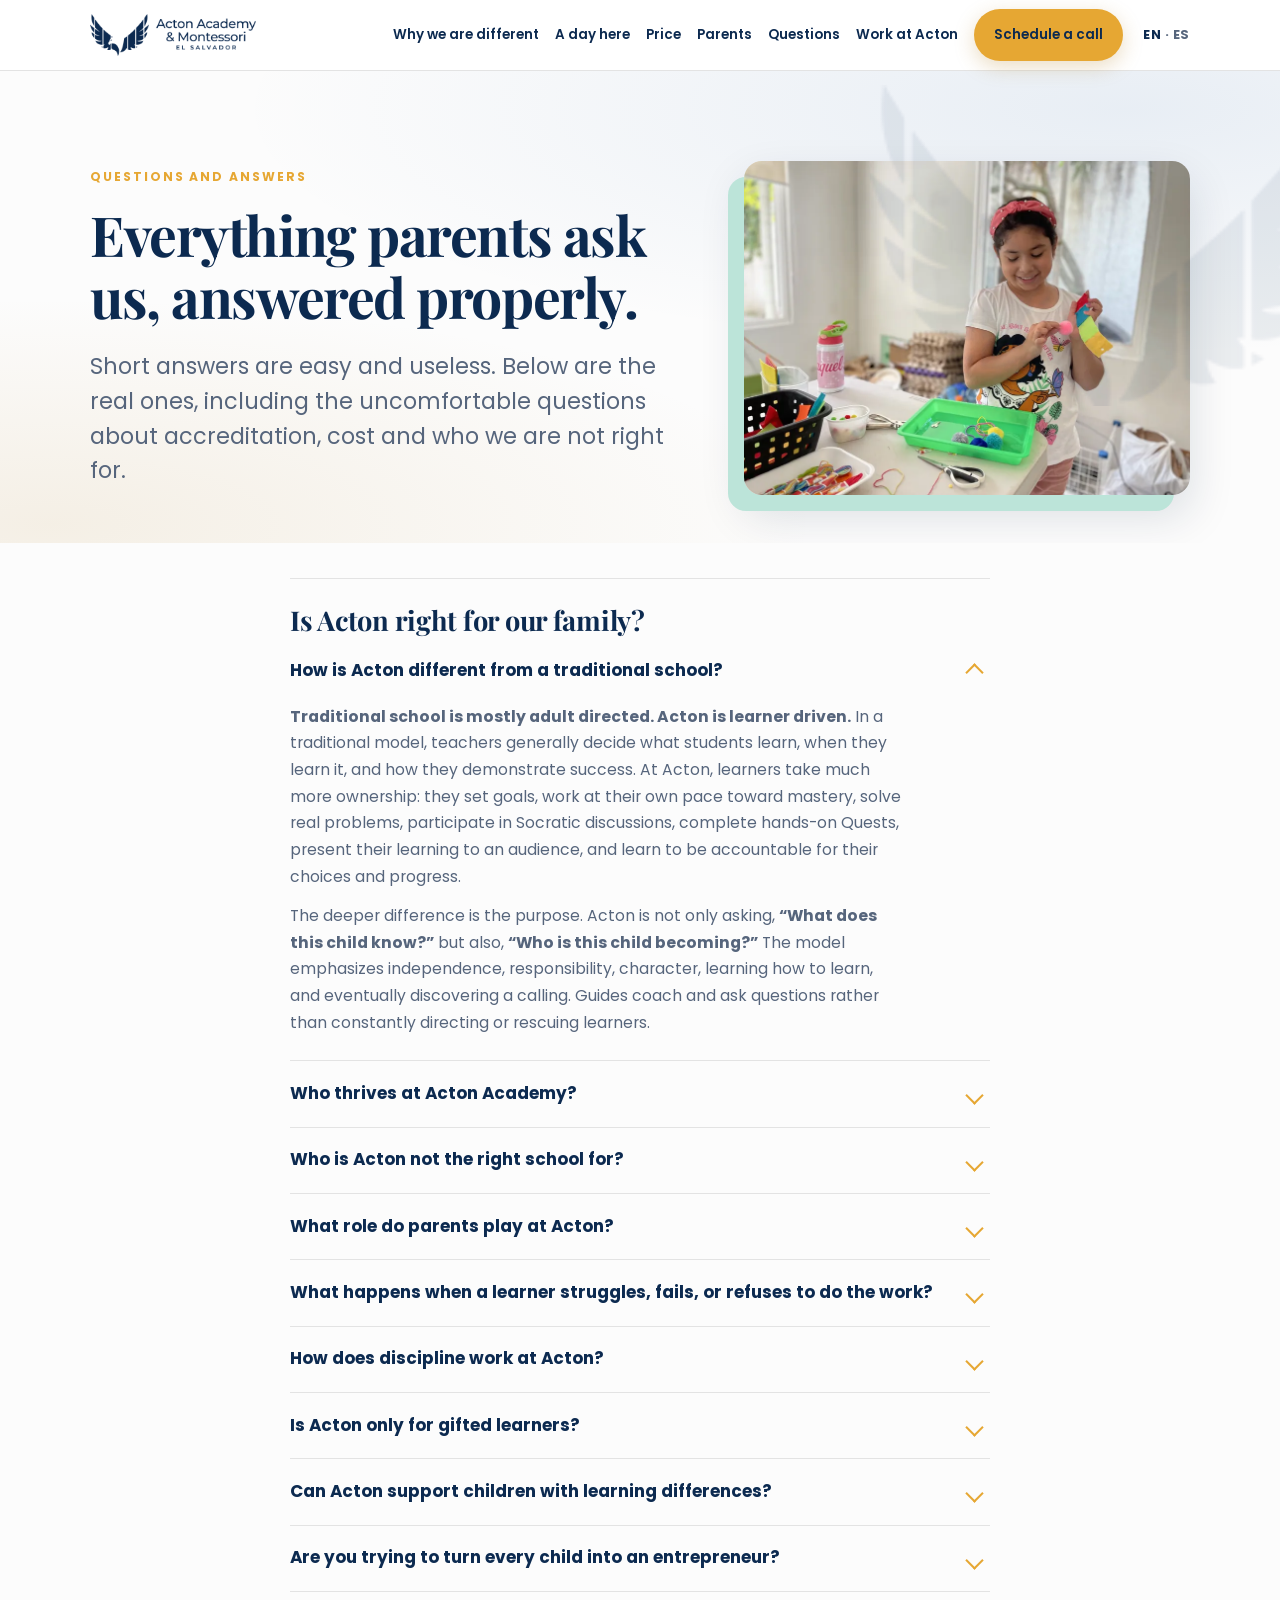
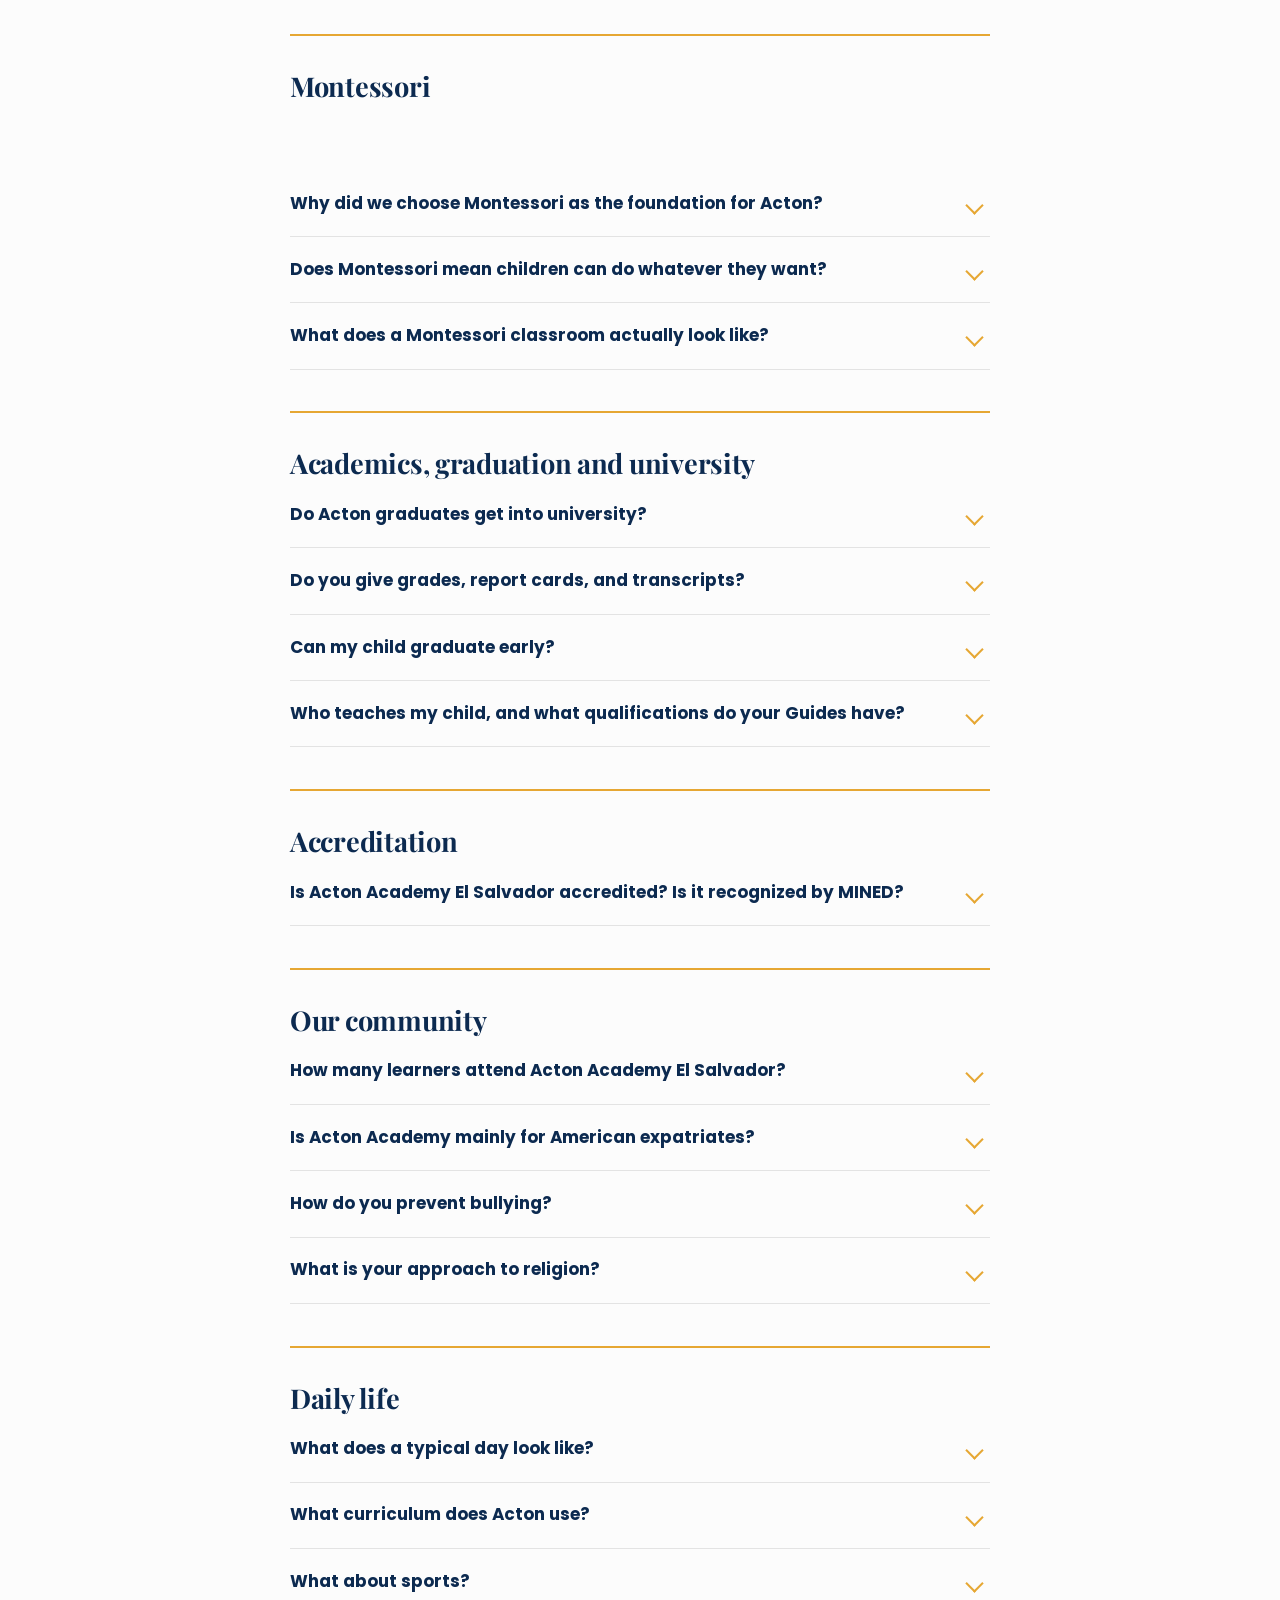
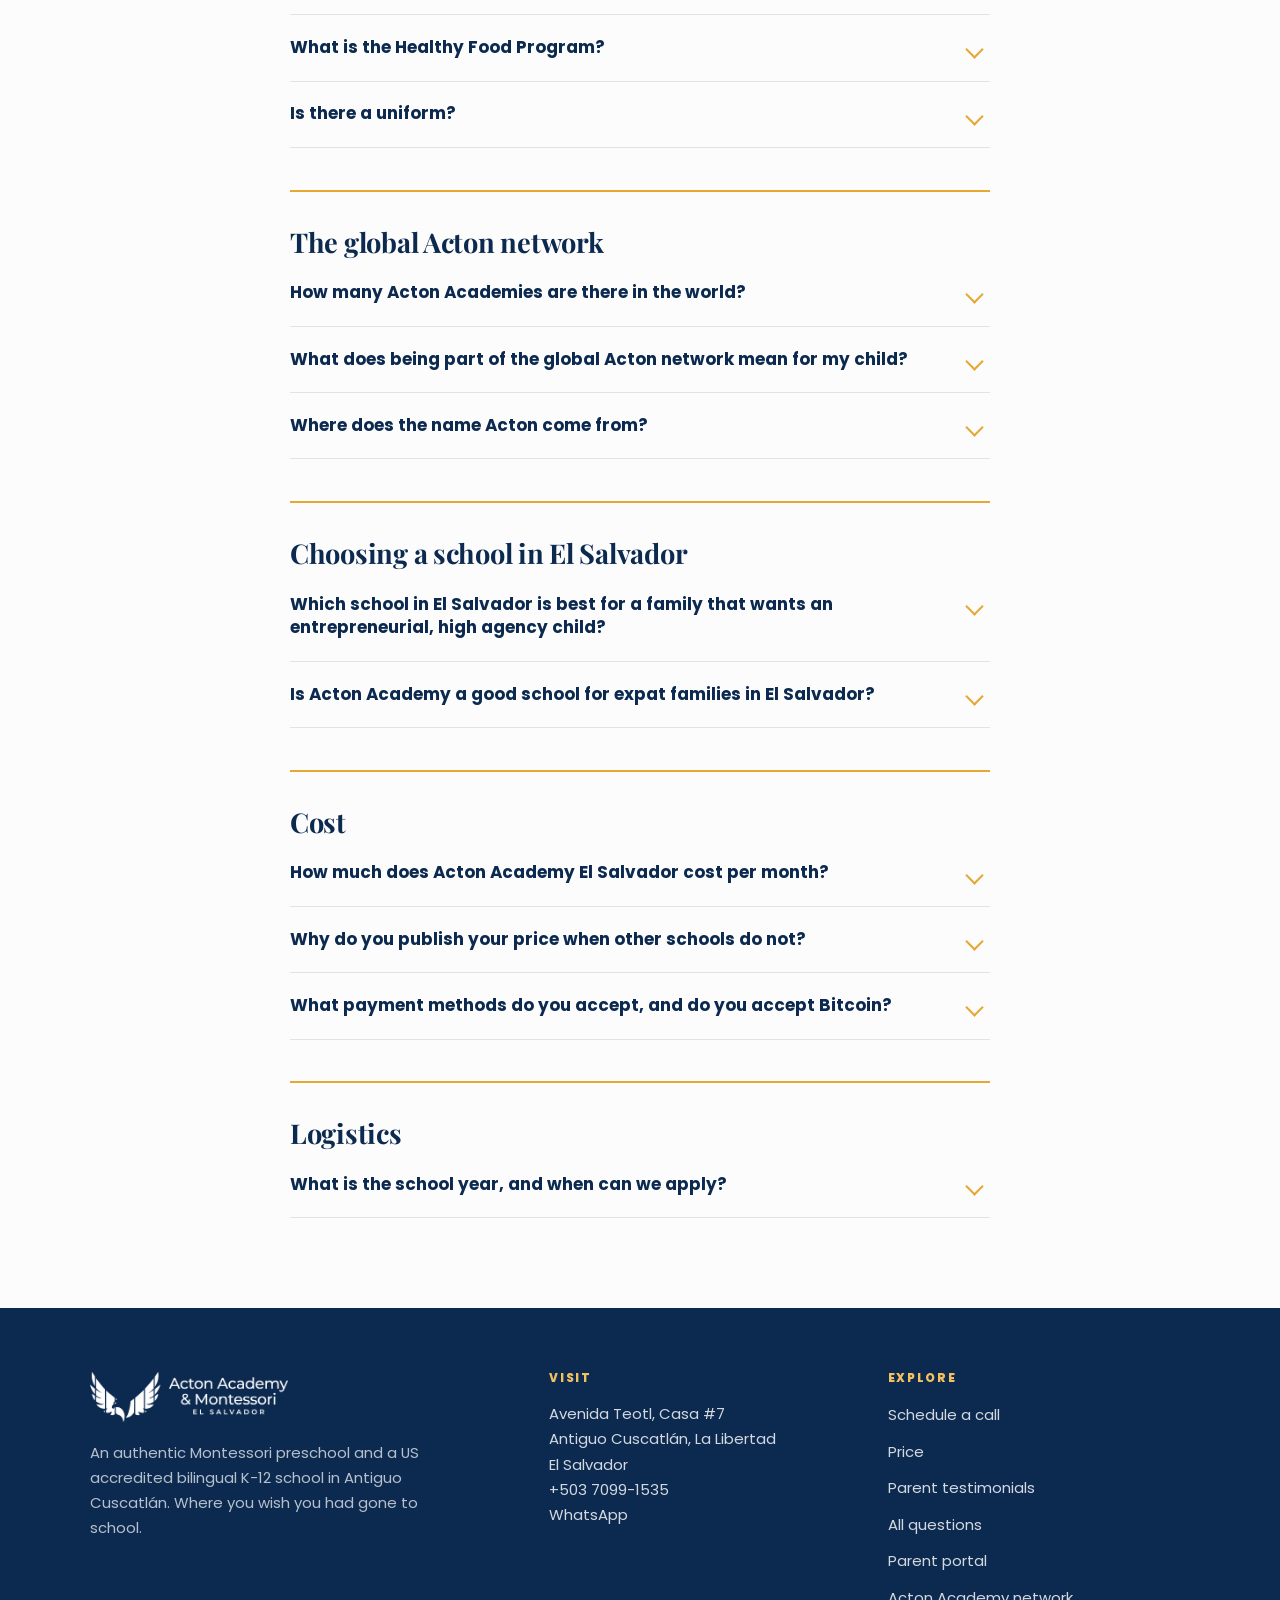
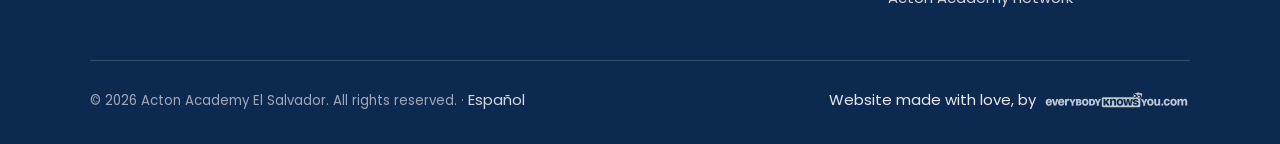
<file: faq.html>
<!DOCTYPE html>
<html lang="en">
<head>
<meta charset="UTF-8">
<meta name="viewport" content="width=device-width, initial-scale=1.0">
<title>Questions About Acton Academy El Salvador, Answered</title>
<meta name="description" content="What Acton Academy El Salvador costs, whether it is accredited, and who it is not for. Straight answers about this Montessori and K-12 school.">
<meta name="keywords" content="Acton Academy El Salvador FAQ, private school cost El Salvador, is Acton accredited, MINED homologación, best school El Salvador entrepreneurs, bilingual school Antiguo Cuscatlán, Montessori vs Acton, school for expats El Salvador">

<link rel="canonical" href="https://www.actonacademyelsalvador.com/faq.html">
<link rel="alternate" hreflang="en" href="https://www.actonacademyelsalvador.com/faq.html">
<link rel="alternate" hreflang="es" href="https://www.actonacademyelsalvador.com/es/faq.html">
<link rel="alternate" hreflang="es-SV" href="https://www.actonacademyelsalvador.com/es/faq.html">
<link rel="alternate" hreflang="x-default" href="https://www.actonacademyelsalvador.com/faq.html">

<meta property="og:title" content="Questions About Acton Academy El Salvador, Answered">
<meta property="og:description" content="Cost, accreditation, MINED homologation, bullying, curriculum, sports and religion. Straight answers from the school itself.">
<meta property="og:type" content="website">
<meta property="og:url" content="https://www.actonacademyelsalvador.com/faq.html">
<meta property="og:image" content="https://www.actonacademyelsalvador.com/assets/images/social-share/social-share-acton-academy-actonacademyelsalvador.com.jpg">
<meta property="og:site_name" content="Acton Academy El Salvador">
<meta property="og:locale" content="en_US">
<meta property="og:locale:alternate" content="es_SV">
<meta name="twitter:card" content="summary_large_image">
<meta name="twitter:title" content="Questions About Acton Academy El Salvador, Answered">
<meta name="twitter:description" content="Cost, accreditation, MINED homologation, bullying, curriculum, sports and religion. Straight answers from the school itself.">
<meta name="twitter:image" content="https://www.actonacademyelsalvador.com/assets/images/social-share/social-share-acton-academy-actonacademyelsalvador.com.jpg">

<meta name="robots" content="index, follow, max-image-preview:large, max-snippet:-1">
<meta name="author" content="Acton Academy El Salvador">
<meta name="theme-color" content="#0C2A50">
<meta name="geo.region" content="SV">
<meta name="geo.placename" content="Antiguo Cuscatlán, La Libertad, El Salvador">

<link rel="icon" href="favicon.ico" sizes="any">
<link rel="icon" type="image/png" sizes="32x32" href="favicon-32x32.png">
<link rel="icon" type="image/png" sizes="16x16" href="favicon-16x16.png">
<link rel="apple-touch-icon" sizes="180x180" href="apple-touch-icon.png">
<link rel="manifest" href="site.webmanifest">

<link rel="preconnect" href="https://fonts.googleapis.com">
<link rel="preconnect" href="https://fonts.gstatic.com" crossorigin>
<link rel="preload" as="style" href="https://fonts.googleapis.com/css2?family=Playfair+Display:ital,wght@0,400..900;1,400..900&family=Poppins:wght@300;400;500;600;700&display=swap">
<link rel="stylesheet" href="https://fonts.googleapis.com/css2?family=Playfair+Display:ital,wght@0,400..900;1,400..900&family=Poppins:wght@300;400;500;600;700&display=swap" media="print" onload="this.media='all'">
<noscript><link rel="stylesheet" href="https://fonts.googleapis.com/css2?family=Playfair+Display:ital,wght@0,400..900;1,400..900&family=Poppins:wght@300;400;500;600;700&display=swap"></noscript>

<link rel="stylesheet" href="assets/css/tokens.css">
<link rel="stylesheet" href="assets/css/styles.css">
</head>
<body>
<a class="skip" href="#main">Skip to content</a>

<header class="site-header">
  <div class="wrap header-inner">
    <a class="brand" href="index.html">
      <img class="brand-logo" src="assets/images/logos/logo-horizontal-navy-acton-academy-actonacademyelsalvador.com.png" alt="Acton Academy and Montessori El Salvador" width="900" height="228">
    </a>
    <button class="nav-toggle" type="button" aria-expanded="false" aria-controls="primary-nav" aria-label="Open menu">
      <svg viewBox="0 0 24 24" fill="none" stroke="currentColor" stroke-width="2" aria-hidden="true"><path d="M3 6h18M3 12h18M3 18h18"/></svg>
    </button>
    <nav class="nav" id="primary-nav" aria-label="Main">
      <a href="index.html#different">Why we are different</a>
      <a href="index.html#day">A day here</a>
      <a href="index.html#pricing">Price</a>
      <a href="testimonials.html">Parents</a>
      <a href="faq.html">Questions</a>
      <a href="work-at-acton.html">Work at Acton</a>
      <a class="btn btn-primary" href="https://share.hsforms.com/2h3skzeE0QYiYAQn0uWO0YQe5xzt" target="_blank" rel="noopener">Schedule a call</a>
    </nav>
    <div class="lang"><span class="active">EN</span> &middot; <a href="es/faq.html" hreflang="es">ES</a></div>
  </div>
</header>

<main id="main">

  <section class="hero" style="padding-bottom:clamp(2rem,4vw,3rem)">
    <div class="wrap pagehero">
      <div>
      <p class="eyebrow">Questions and answers</p>
      <h1>Everything parents ask us, answered properly.</h1>
      <p class="lede">Short answers are easy and useless. Below are the real ones, including the uncomfortable questions about accreditation, cost and who we are not right for.</p>
      </div>
      <div class="shot reveal"><img src="assets/images/gallery/faq-making-and-materials-acton-academy-actonacademyelsalvador.com.webp" alt="A learner at Acton Academy El Salvador working with real materials at her own pace" fetchpriority="high" decoding="async" width="900" height="675"></div>
    </div>
  </section>

  <section style="padding-top:0">
    <div class="wrap narrow">
      <div class="faq-list">
        <h2 class="faq-cat">Is Acton right for our family?</h2>
        <details class="faq-item reveal" open>
          <summary><h3>How is Acton different from a traditional school?</h3></summary>
          <div class="answer">
            <p><strong>Traditional school is mostly adult directed. Acton is learner driven.</strong> In a traditional model, teachers generally decide what students learn, when they learn it, and how they demonstrate success. At Acton, learners take much more ownership: they set goals, work at their own pace toward mastery, solve real problems, participate in Socratic discussions, complete hands-on Quests, present their learning to an audience, and learn to be accountable for their choices and progress.</p>
            <p>The deeper difference is the purpose. Acton is not only asking, <strong>&ldquo;What does this child know?&rdquo;</strong> but also, <strong>&ldquo;Who is this child becoming?&rdquo;</strong> The model emphasizes independence, responsibility, character, learning how to learn, and eventually discovering a calling. Guides coach and ask questions rather than constantly directing or rescuing learners.</p>
          </div>
        </details>
        <details class="faq-item reveal">
          <summary><h3>Who thrives at Acton Academy?</h3></summary>
          <div class="answer">
            <h4>Children who thrive</h4>
            <ul>
              <li>Demonstrate curiosity, initiative, and independence</li>
              <li>Want real challenges and expect real consequences</li>
              <li>Prefer hands-on work, projects, and problem solving</li>
              <li>Have high agency and enthusiasm</li>
              <li>Crave autonomy and want to actively direct their own learning</li>
              <li>Feel bored and desperate being passive</li>
            </ul>
            <h4>Families who thrive</h4>
            <ul>
              <li>Practice the authoritative parenting style, high love and high limits</li>
              <li>Believe children develop strength through responsibility and challenge</li>
              <li>Value grit, curiosity, and a growth mindset</li>
              <li>Believe that children are anti-fragile</li>
              <li>Prefer natural consequences over adult micromanagement</li>
              <li>Appreciate clear boundaries and high expectations</li>
              <li>Are more interested in character and real responsibility than in status and belonging</li>
              <li>Appreciate that there is an increasingly wide range of post-secondary opportunities</li>
              <li>Have a heroic mindset</li>
            </ul>
            <h4>Acton is not the best fit for families who</h4>
            <ul>
              <li>Practice authoritarian, permissive, over-involved or neglectful parenting styles</li>
              <li>Prefer highly structured, adult-led instruction with standard outcomes</li>
              <li>Need daily updates, constant communication, or heavy teacher intervention</li>
              <li>Expect traditional grading, pacing, or top-down curriculum</li>
              <li>Want adults to solve conflicts or motivate their children</li>
              <li>Are uncomfortable with autonomy, risk-taking, or natural consequences</li>
              <li>Seek loopholes, exceptions or special treatment</li>
              <li>Need one-on-one instruction, extra help or behavior management</li>
              <li>Have a victim mindset or blame others for problems</li>
            </ul>
            <p><strong>If you are not sure whether your child would thrive here, schedule a call with us. We can talk specifically about your child's personality, strengths, challenges, learning style, and what they need from a school.</strong></p>
          </div>
        </details>
        <details class="faq-item reveal">
          <summary><h3>Who is Acton not the right school for?</h3></summary>
          <div class="answer">
            <p>Acton is not a good fit for every family.</p>
            <p>If you want a teacher directing every hour, assigning the same work to every child, managing motivation closely, and stepping into every conflict, you will probably be happier somewhere else.</p>
            <p>We are also a poor fit for families who want exceptions every time their child is uncomfortable or faces a consequence.</p>
            <p>At Acton, children forget things. They miss goals. They disagree. They sometimes fail. We do not treat those moments as emergencies. <strong>Those moments are part of the education.</strong></p>
            <p>We are trying to develop young people who can function without someone standing over them telling them exactly what to do. This outcome requires years of practice and is not easily mastered.</p>
          </div>
        </details>
        <details class="faq-item reveal">
          <summary><h3>What role do parents play at Acton?</h3></summary>
          <div class="answer">
            <p>A big one. But your job is not to become your child's second teacher.</p>
            <p>Your job is to help your child become the person who can manage their own work, solve problems, keep commitments, and recover from mistakes. That sometimes means asking questions instead of fixing the problem.</p>
            <p>You may hear: <strong>&ldquo;I forgot.&rdquo; &ldquo;I didn't finish.&rdquo; &ldquo;Someone was unfair.&rdquo; &ldquo;I don't want to.&rdquo;</strong></p>
            <p>Those statements do not automatically require adult intervention. Sometimes the child needs to think, decide, repair, plan, or act. That is exactly the muscle we are trying to build.</p>
          </div>
        </details>
        <details class="faq-item reveal">
          <summary><h3>What happens when a learner struggles, fails, or refuses to do the work?</h3></summary>
          <div class="answer">
            <p>First, we figure out what is actually happening. Is the work too difficult? Too easy? Is the learner confused? Distracted? Avoiding discomfort? Testing a boundary?</p>
            <p>Then we respond. A Guide may ask questions, help break down a goal, point the learner toward a resource, or use the systems and consequences already built into the studio.</p>
            <p>But we generally will not chase a learner around all day trying to make them care. Eventually, every young person has to learn that choices produce results.</p>
            <p>At Acton, failure is not shameful. <strong>It is information.</strong> What happened? What did you learn? What will you do differently next time?</p>
          </div>
        </details>
        <details class="faq-item reveal">
          <summary><h3>How does discipline work at Acton?</h3></summary>
          <div class="answer">
            <p>There are rules. There are consequences. There is also less adult policing.</p>
            <p>Learners help create their studio agreements and are expected to uphold them. If someone repeatedly interrupts others, damages trust, refuses responsibilities, or breaks community agreements, there are consequences.</p>
            <p>If behavior becomes serious enough that one learner is preventing everyone else from learning safely and productively, adults intervene.</p>
            <p>The important distinction is: <strong>learner driven does not mean child controlled.</strong> It means young people are given meaningful responsibility and expected to grow into it.</p>
            <p>Freedom without responsibility is chaos. Freedom with responsibility is preparation for adulthood.</p>
          </div>
        </details>
        <details class="faq-item reveal">
          <summary><h3>Is Acton only for gifted learners?</h3></summary>
          <div class="answer">
            <p>Acton Academy can be a great place for learners who feel bored, limited or unchallenged at traditional school. Why? Because at Acton Academy, <strong>there is no speed limit</strong>. Our learners can advance at their own pace and complete grade levels whenever they prove mastery, not only at the end of the school year.</p>
            <p>Traditional schools are designed for the &ldquo;average&rdquo; student, which leaves some students feeling bored, some feeling lost and a rare few feeling &ldquo;right on time.&rdquo; For example, a child may quickly understand math yet need extra time and focus on writing skills. Another may be academically average but unusually creative, entrepreneurial, mechanically talented, or strong in leadership.</p>
            <p>Acton solves this challenge by personalizing the journey for each and every child, and by allowing them to progress at their own pace.</p>
            <p><em>Please note that we have an agreement with the Foundation for Gifted Children in El Salvador. If your child has been evaluated and designated as a gifted student and you are affiliated with this Foundation, you may be eligible for a merit-based scholarship at Acton Academy.</em></p>
          </div>
        </details>
        <details class="faq-item reveal">
          <summary><h3>Can Acton support children with learning differences?</h3></summary>
          <div class="answer">
            <p>Acton Academy does not offer specialized education services.</p>
            <p>Acton is a highly independent, learner driven environment, and we are not equipped to provide the level of individual support that some children need.</p>
            <p>Some learners with ADD, ADHD, dyslexia, giftedness, or uneven academic skills may do very well at Acton because they are able to work at their own pace, have more freedom to move around, and have more autonomy.</p>
            <p>If you are not sure whether your child would thrive at Acton, please schedule a call with our Director. We will listen and observe carefully to determine whether Acton might be a great fit for your family.</p>
          </div>
        </details>
        <details class="faq-item reveal">
          <summary><h3>Are you trying to turn every child into an entrepreneur?</h3></summary>
          <div class="answer">
            <p>No. We are trying to develop the qualities entrepreneurs need.</p>
            <p>Not every learner will start a company. Some will become engineers, doctors, artists, researchers, executives, designers, teachers, or choose paths that do not exist yet.</p>
            <p>But almost every meaningful adult path rewards the same qualities: <strong>initiative, judgment, problem solving, communication, adaptability, and the ability to create value.</strong></p>
            <p>Traditional education often trains children to ask: <strong>&ldquo;What do I need to do to get the grade?&rdquo;</strong> We want them increasingly asking: <strong>&ldquo;What needs to be done, and how can I make it happen?&rdquo;</strong></p>
            <p>That mindset matters whether you own the company or work inside one.</p>
          </div>
        </details>

        <h2 class="faq-cat">Montessori</h2>
        <details class="faq-item reveal">
          <summary><h3>What is Montessori?</h3></summary>
          <div class="answer">
            <p>Montessori education was developed more than a century ago by <strong>Dr. Maria Montessori, one of Italy's first female physicians</strong>. She did not begin with a theory about how children should learn. She began by carefully observing how children actually develop.</p>
            <p>From that work, she created a complete educational method built around <strong>hands on materials, independence, movement, concentration, order, and deep respect for the child.</strong></p>
            <p>Montessori materials help children understand complex ideas concretely before moving to abstraction. In math, language, science, geography, and other areas, children manipulate, explore, repeat, and discover concepts instead of simply memorizing them.</p>
            <p>Montessori also places great emphasis on <strong>Practical Life</strong>. Children prepare food, pour water, clean, organize, dress themselves, care for materials, and contribute to the classroom. The message is simple: <strong>you are capable.</strong></p>
            <p>There is also a strong focus on <strong>Grace and Courtesy</strong>: how to greet someone, wait your turn, speak respectfully, care for shared spaces, and live well with other people.</p>
            <p>All of this happens in a carefully prepared environment, guided by adults who observe closely, respect children deeply, and introduce the right challenge at the right moment.</p>
            <p>The result is an education designed to develop <strong>strong intellect without sacrificing curiosity, creativity, independence, or individuality.</strong> Montessori alumni include innovators such as Google founders Larry Page and Sergey Brin, Amazon founder Jeff Bezos, Wikipedia founder Jimmy Wales, and many others.</p>
            <p>For young children, we believe it is one of the strongest foundations possible.</p>
          </div>
        </details>
        <details class="faq-item reveal">
          <summary><h3>Why did we choose Montessori as the foundation for Acton?</h3></summary>
          <div class="answer">
            <p>Because Acton was built to continue many of Montessori's core principles into the school age years.</p>
            <p>The original founders of Acton were looking for a model that would preserve what Montessori does so well: <strong>hands on learning, practical responsibility, grace and courtesy, a prepared environment, self paced academics, and children taking ownership of their work.</strong></p>
            <p>Acton carries those principles forward and adds tools that become especially powerful as children grow: <strong>Socratic dialogue, modern technology, entrepreneurship, collaborative projects, and real world challenges.</strong></p>
            <p>That is why children with a Montessori background often hit the ground running at Acton. They already know how to choose purposeful work, manage themselves, care for a community, and learn without waiting for an adult to direct every step. They do not have to unlearn passivity.</p>
          </div>
        </details>
        <details class="faq-item reveal">
          <summary><h3>Does Montessori mean children can do whatever they want?</h3></summary>
          <div class="answer">
            <p>No. Montessori gives children <strong>freedom within clear limits</strong>.</p>
            <p>A child may choose meaningful work, move around the classroom, repeat an activity, work independently, and follow their interests. But that freedom depends on using it responsibly.</p>
            <p>Children may not disrupt other learners, misuse materials, damage the environment, or prevent the community from functioning. If a child cannot yet handle a certain freedom well, that freedom becomes more limited until they are ready for it again.</p>
            <p>So Montessori is not permissive. It teaches children to develop <strong>self control, respect for others, and responsibility for their choices</strong>.</p>
            <p>The goal is not <strong>&ldquo;do whatever you want.&rdquo;</strong> The goal is <strong>&ldquo;learn to use freedom well.&rdquo;</strong></p>
          </div>
        </details>
        <details class="faq-item reveal">
          <summary><h3>What does a Montessori classroom actually look like?</h3></summary>
          <div class="answer">
            <p>A Montessori classroom usually looks calm, orderly, and purposeful. You will not see all the children doing the same thing at the same time.</p>
            <p>One child may be working with math materials, another practicing language, another preparing food, and another receiving a lesson from a Guide.</p>
            <p>A few things stand out immediately. Materials are displayed neatly at the child's level. Furniture and tools are sized for children. The room is orderly and visually calm. You will often see natural materials and live plants. The Guide is not the center of the room. Children are working on different things at the same time. The atmosphere is active but focused.</p>
            <p>A strong Montessori classroom often feels like a <strong>beehive</strong>: quiet movement, concentration, purposeful work. The environment itself teaches independence, order, concentration, and respect.</p>
          </div>
        </details>

        <h2 class="faq-cat">Academics, graduation and university</h2>
        <details class="faq-item reveal">
          <summary><h3>Do Acton graduates get into university?</h3></summary>
          <div class="answer">
            <p>Yes.</p>
            <p>Acton Academy El Salvador graduated its first learner in June 2026. He began with us at age eight, completed apprenticeships with an orthopaedist, neurologist, neonatologist, and dermatologist, and is now studying medicine at <strong>Universidad Dr. Jos&eacute; Mat&iacute;as Delgado</strong> in El Salvador. And he is the first of many.</p>
            <p>Across the global Acton network, graduates have gone on to universities, entrepreneurship, creative careers, apprenticeships, and professional work. Acton graduates have been accepted to universities including Vanderbilt, Georgia Tech, UT Austin, Rice, the University of Chicago, Notre Dame, Cornell, the Ross School of Business at the University of Michigan, and others.</p>
            <p>Some have turned internships into jobs. Others have built companies, developed patents, or created careers in media and technology.</p>
            <p>Our goal is not to push every learner toward one definition of success. <strong>University is absolutely available to Acton learners. It is simply not the only successful outcome.</strong></p>
          </div>
        </details>
        <details class="faq-item reveal">
          <summary><h3>Do you give grades, report cards, and transcripts?</h3></summary>
          <div class="answer">
            <p>Yes. We provide <strong>grades, report cards, official transcripts, and graduation records</strong>.</p>
            <p>The difference is that at Acton, we care less about simply finishing a school year and more about whether the learner has actually mastered the material.</p>
            <p>In a traditional system, a student may pass math with a 7 or 8 out of 10 and move forward while still missing 20 to 30 percent of the concepts. Over time, those gaps accumulate.</p>
            <p>At Acton, learners do not move forward in the core skills of <strong>reading, writing, and math</strong> until they have demonstrated mastery.</p>
            <p>Beginning in third grade, learners also take an <strong>internationally recognized standardized assessment each year</strong> so we can measure progress against an outside benchmark. By middle school, many of our learners are already reaching the upper limits of that test.</p>
            <p>So yes, families receive the traditional documentation they need. But behind those grades is something more important: <strong>evidence that the learner can actually do the work.</strong></p>
          </div>
        </details>
        <details class="faq-item reveal">
          <summary><h3>Can my child graduate early?</h3></summary>
          <div class="answer">
            <p>Yes. Across the Acton Global Network, many learners have completed their basic high school academics before age 18.</p>
            <p>At Acton, <strong>there is no speed limit</strong>. A learner can move as quickly as they are able to master the material.</p>
            <p>Once the core academic requirements are complete, they can use that time to build a more customized path around what they want to do next. That may mean an internship, starting university early, launching a business, or advanced work in a field they care about.</p>
            <p>Graduating early is not the goal. But if a learner is ready to move faster, we do not make them wait just because of their age.</p>
          </div>
        </details>
        <details class="faq-item reveal">
          <summary><h3>Who teaches my child, and what qualifications do your Guides have?</h3></summary>
          <div class="answer">
            <p>Our school was founded by <strong>Shannon Falkenstein and Carmen Castro Dardano</strong>, both with deep experience in education.</p>
            <p>Shannon studied at Emory University, earned a master's degree in education from NYU, and is a certified Montessori Guide. Carmen holds a degree in Early Childhood Education, is a certified Montessori Guide, and is a certified Montessori Administrator.</p>
            <p>Every Montessori Guide at our school is a <strong>certified Montessori Guide</strong> with formal Montessori training and classroom experience.</p>
            <p>In Acton, our Guides have <strong>university degrees in education or related fields</strong>, years of experience working with young people, and training through the Acton network as Socratic Guides.</p>
            <p>Our team is trained specifically for the kind of education we provide: <strong>Montessori, Socratic dialogue, learner driven education, and coaching young people toward independence.</strong></p>
          </div>
        </details>

        <h2 class="faq-cat">Accreditation</h2>
        <details class="faq-item reveal">
          <summary><h3>Is Acton Academy El Salvador accredited? Is it recognized by MINED?</h3></summary>
          <div class="answer">
            <p>Acton Academy El Salvador is <strong>accredited in the United States by the International Association of Learner Driven Schools (IALDS)</strong> and is a full member of the Acton Academy Global Affiliate Network.</p>
            <p>We are <strong>not accredited directly by MINED in El Salvador.</strong></p>
            <p>Acton Academy El Salvador issues official <strong>grades, report cards, transcripts, certificates of completed grade level, letters of conduct, and financial solvency letters</strong>.</p>
            <p>Families who need official recognition by MINED can use these records to obtain apostilled documentation from the United States and then use those to complete the homologaci&oacute;n process in El Salvador under the Hague Convention. We have experience with and recommend <strong>West River Academy</strong> for this process. Upon graduation, families may also request an apostilled US issued high school diploma and transcript through an Acton affiliate school in Georgia, USA, so that their graduate can enroll in university in El Salvador or anywhere in the world.</p>
            <p>Our first graduate is currently enrolled in medical school in El Salvador, and we have had learners transfer from Acton Academy El Salvador to both local and international schools all around the world, without difficulty.</p>
          </div>
        </details>

        <h2 class="faq-cat">Our community</h2>
        <details class="faq-item reveal">
          <summary><h3>How many learners attend Acton Academy El Salvador?</h3></summary>
          <div class="answer">
            <p>We currently serve approximately <strong>70 learners</strong>, from early childhood through high school.</p>
            <p>We are a small, close knit community where each child is deeply known by the adults and by their peers. Learners of different ages interact often, older learners help younger ones, and each child plays a real role in the life of the school.</p>
            <p>The result feels less like a large institution and more like a community where <strong>every learner matters</strong>. Because our studios are small and highly personalized, children are not simply one student among hundreds. Their strengths, challenges, interests, goals, and growth are noticed.</p>
            <p>At the same time, they are part of something much larger: the global Acton network. So they get both, <strong>a deeply personal local community and access to a global network of opportunities.</strong></p>
          </div>
        </details>
        <details class="faq-item reveal">
          <summary><h3>Is Acton Academy mainly for American expatriates?</h3></summary>
          <div class="answer">
            <p>No. About <strong>95 percent of our families are Salvadoran</strong>.</p>
            <p>We also serve international families, including a small number of embassy families, but Acton Academy El Salvador is mainly a Salvadoran school.</p>
            <p>Our program is fully bilingual, and learners graduate with a high level of English in <strong>reading, writing, speaking, and listening</strong>. That means they leave with the language skills to study, work, and pursue opportunities anywhere in the world.</p>
          </div>
        </details>
        <details class="faq-item reveal">
          <summary><h3>How do you prevent bullying?</h3></summary>
          <div class="answer">
            <p>We are extremely careful about who joins our community. Every applicant age six and older spends a full <strong>Trial Week</strong> with us.</p>
            <p>At the end of the week, our learners vote on whether to invite the child into the studio based on four qualities we expect from every Acton learner: <strong>intentionality, civility, energy, and excellence.</strong> The vote must be unanimous.</p>
            <p>If the answer is almost yes, learners may give specific feedback and invite the child back for another Trial Week.</p>
            <p>Once enrolled, every family agrees to our <strong>Honor Code</strong>. We expect learners to treat others with respect, contribute positively to the community, and protect the learning environment.</p>
            <p>When a learner shows a repeated pattern of breaking that agreement, we act. We have asked learners to leave our school when their behavior was no longer compatible with the community.</p>
            <p>The result is a school with <strong>high standards for who enters and high standards for who stays.</strong></p>
            <div class="shot"><img src="assets/images/gallery/faq-studio-circle-of-feet-acton-academy-actonacademyelsalvador.com.webp" alt="Learners sitting in a circle together on the studio floor at Acton Academy El Salvador" loading="lazy" decoding="async" width="900" height="675"></div>
          </div>
        </details>
        <details class="faq-item reveal">
          <summary><h3>What is your approach to religion?</h3></summary>
          <div class="answer">
            <p>Our principles and education are rooted in the Judeo-Christian values, classic Western philosophy and thought and an appreciation of the family as a stabilizing force for children and society.</p>
            <p>One of the major tenets of this tradition is the concept of religious, economic and political freedom. In fact, one of the promises we make to your family is that <em>your child will develop a deep respect for economic, political and religious freedoms.</em></p>
            <p>Families of any faith, or no faith at all, are welcome at Acton Academy El Salvador. Our team includes people from different faith traditions and believes in God, but <strong>we do not teach or promote one religion</strong>. Religion appears in our curriculum as an aspect of human culture that is fundamental to history, literature, philosophy, culture, and discussions about important human questions. We also believe that, as technology progresses, spirituality will persist as one of our most human and humane characteristics, and should therefore be explored and celebrated.</p>
          </div>
        </details>

        <h2 class="faq-cat">Daily life</h2>
        <details class="faq-item reveal">
          <summary><h3>What does a typical day look like?</h3></summary>
          <div class="answer">
            <h4>Montessori Preschool</h4>
            <p>We have two Montessori studios with slightly different schedules.</p>
            <ul>
              <li><strong>Infant Community</strong>, 14 months to 3 years. Half day 7:45 AM to 11:15 AM. Full day 7:45 AM to 3 PM.</li>
              <li><strong>Children's House</strong>, 3 to 6 years. Half day 7:45 AM to noon. Full day 7:45 AM to 3 PM.</li>
            </ul>
            <p>Please note: for 5 years and up, we require the full day program.</p>
            <h4>Acton Academy K-12</h4>
            <p>Doors open at 8 AM. Children arrive and have free play until 8:30. At 8:30, the studio circles up for a <strong>Socratic launch</strong>, where a Guide poses a difficult question and learners have to think, argue, and defend a position.</p>
            <p>The morning is <strong>Core Skills</strong>: several hours of deep, self directed work on the goals each learner set on Monday. Then comes lunch, served family style on real plates.</p>
            <p>The afternoon is the <strong>Quest</strong>: a four to six week sprint of escalating challenges that ends in a public exhibition. Art, physical education, history, and music also run through the week.</p>
            <p>Before learners leave, they clean the studio: <strong>their desks, the floors, the bathrooms, and the trash.</strong></p>
            <p>The day is designed around deep work, real responsibility, and meaningful challenge.</p>
          </div>
        </details>
        <details class="faq-item reveal">
          <summary><h3>What curriculum does Acton use?</h3></summary>
          <div class="answer">
            <p>Our curriculum combines <strong>authentic Montessori foundations with a full US academic program</strong>.</p>
            <p>Preschool, from 14 months to age six, uses authentic Montessori curriculum and materials led by certified Montessori Guides. Kindergarten through second grade continues with Montessori foundations in reading, writing, and math.</p>
            <p>From there, learners continue in a mastery based, learner driven Acton model using carefully selected academic tools, Socratic discussions, Quests, writing, projects, entrepreneurship, and real world challenges.</p>
            <p>The goal is not simply to cover a curriculum. It is to help learners master the core academics and also learn how to <strong>teach themselves, solve unfamiliar problems, and create value.</strong></p>
          </div>
        </details>
        <details class="faq-item reveal">
          <summary><h3>What about sports?</h3></summary>
          <div class="answer">
            <p>We do not have a gymnasium or a football pitch on site. We do have teams.</p>
            <p>Our rock climbing team trains at <strong>Move</strong> and competes against other schools. Our football team trains at <strong>Gambeta</strong> and competes in the <strong>Liga Biling&uuml;e</strong>.</p>
            <p>Training happens at nearby facilities rather than inside our campus.</p>
            <p>If having large sports facilities on campus is very important to your family, we may not be the right school.</p>
            <div class="shot"><img src="assets/images/gallery/faq-rock-climbing-team-acton-academy-actonacademyelsalvador.com.webp" alt="An Acton Academy El Salvador learner on the climbing wall with the school team" loading="lazy" decoding="async" width="900" height="1600"></div>
          </div>
        </details>
        <details class="faq-item reveal">
          <summary><h3>What is the Healthy Food Program?</h3></summary>
          <div class="answer">
            <p>The Healthy Food Program is part of the school experience. It is already inside the monthly cost you see on this site, so food is never billed separately.</p>
            <p>We intentionally designed it to meet three goals:</p>
            <ul>
              <li>To ensure that each child has a well balanced diet</li>
              <li>To prepare our learners for life</li>
              <li>To make life easier for parents</li>
            </ul>
            <p>We serve two snacks and lunch every day. We serve <strong>real, healthy, homemade food</strong> on real plates, with real glasses and cutlery. We avoid processed food, added sugar, and disposable packaging as much as possible.</p>
            <p>When children are served a wide variety of healthy food, they develop their palate and their brain by experiencing different textures and flavors. They also learn to eat what is served, which prepares them to be gracious and functional in a variety of settings.</p>
            <p>At Acton, our learners help set tables, prepare and serve food, clean up, and experience the natural consequences of carelessness. For example, if a ceramic plate drops, it breaks. Then they have the opportunity to learn and to clean up, preparing them for real life.</p>
            <p>Also, life is easier for parents if they can rest assured that their children are eating healthy food at school.</p>
            <div class="shot"><img src="assets/images/gallery/faq-healthy-food-program-acton-academy-actonacademyelsalvador.com.webp" alt="The Acton Academy El Salvador kitchen team with the day's homemade bread" loading="lazy" decoding="async" width="900" height="675"></div>
          </div>
        </details>
        <details class="faq-item reveal">
          <summary><h3>Is there a uniform?</h3></summary>
          <div class="answer">
            <p>We do not require a uniform, but we do ask families to purchase an Acton T-shirt for celebrations, events and excursions.</p>
          </div>
        </details>

        <h2 class="faq-cat">The global Acton network</h2>
        <details class="faq-item reveal">
          <summary><h3>How many Acton Academies are there in the world?</h3></summary>
          <div class="answer">
            <p>The Acton Academy network has <strong>more than 300 schools in more than 20 countries</strong> and continues to grow.</p>
            <p>That means our learners are part of a global community of schools using the same core philosophy: <strong>learner driven education, real responsibility, Socratic dialogue, entrepreneurship, and mastery.</strong></p>
          </div>
        </details>
        <details class="faq-item reveal">
          <summary><h3>What does being part of the global Acton network mean for my child?</h3></summary>
          <div class="answer">
            <p>It means Acton Academy El Salvador is not an isolated alternative school. Our learners are connected to a global network of schools, families, mentors, entrepreneurs, internships, exchanges, summits, and opportunities.</p>
            <p>Acton graduates have gone on to selective universities, launched companies, developed patents, entered creative industries, and turned apprenticeships into real jobs.</p>
            <p>Our own learners have studied at other Actons, hosted international learners here in El Salvador, and participated in global Acton events. In 2026, we hosted an international adolescent summit with learners from Acton communities in <strong>Honduras, Guatemala, Peru, Kuala Lumpur, Texas, and other locations</strong>.</p>
            <p>The network gives our learners something unusual: <strong>a small, highly personal school at home, with access to a much larger world.</strong></p>
          </div>
        </details>
        <details class="faq-item reveal">
          <summary><h3>Where does the name Acton come from?</h3></summary>
          <div class="answer">
            <p>Acton Academy is named after <strong>Lord Acton</strong>, the historian and thinker best known for his work on freedom, character, and responsibility.</p>
            <p>He believed that real liberty depends on self discipline and moral responsibility. That idea is at the center of Acton.</p>
            <p>We give learners real freedom. And we expect them to learn how to use it well.</p>
          </div>
        </details>

        <h2 class="faq-cat">Choosing a school in El Salvador</h2>
        <details class="faq-item reveal">
          <summary><h3>Which school in El Salvador is best for a family that wants an entrepreneurial, high agency child?</h3></summary>
          <div class="answer">
            <p>If what you want is a child who leaves school with agency, the ability to think for themselves and a calling they chose deliberately, Acton Academy El Salvador is built specifically for that outcome. It is the reason the school exists.</p>
            <p>El Salvador has several strong bilingual and international schools, and many of them deliver exactly what they promise: a conventional, well run, high status education. If that is what your family wants, choose one of them with confidence.</p>
            <p>The distinction is not quality, it is direction. Those schools are designed to produce excellent, credentialed graduates who follow a well marked path. We are designed to produce founders, builders and leaders who create their own. Decide which of those two outcomes you actually want, and the choice becomes simple.</p>
          </div>
        </details>
        <details class="faq-item reveal">
          <summary><h3>Is Acton Academy a good school for expat families in El Salvador?</h3></summary>
          <div class="answer">
            <p>Yes, and we love having them. About 95 percent of our families are Salvadoran, so an international family joins a genuinely local school rather than an expat bubble. That is usually what families moving here are hoping for.</p>
            <p>We are accredited in the United States and English is our primary language of instruction, so an American, Canadian, European or Latin American family arriving mid year finds a curriculum that transfers cleanly in both directions. We currently have families from the US Embassy community, and we work well with families who are here for three years and families who are here to stay.</p>
            <p>Note the registration fee timing: Salvadoran citizens and permanent residents pay the one time $1,800 registration fee at the start of their second year, while temporary residents pay it at first enrollment.</p>
          </div>
        </details>

        <h2 class="faq-cat">Cost</h2>
        <details class="faq-item reveal">
          <summary><h3>How much does Acton Academy El Salvador cost per month?</h3></summary>
          <div class="answer">
            <p>There are two numbers, and we publish both. The annual enrollment fee is paid once per year: $495 for Acton Academy K-12, $385 for Montessori Preschool. The monthly cost is then $638 for K-12, and it covers tuition of $440, the healthy food program at $118, and materials, books and subscriptions at $80. Montessori Preschool is $347 a month half day and $522 a month full day, on the same all in basis.</p>
            <p>That monthly figure is paid in 11 payments per year, from August to June, not spread across 12. If you prefer to think in terms of a full year, the enrollment fee and the 11 payments together average $626 a month for K-12, $350 half day and $510 full day for preschool.</p>
            <p>There is also a one time, non refundable registration fee of $1,800 for children five and older. Salvadoran citizens and permanent residents pay it at the start of their second year with us. Temporary residents pay it at first enrollment.</p>
            <p>There are no uniform fees, no book lists, no technology fee, no library fee and no school supply list on top of that. Optional excursions are the only extra, and they are small.</p>
            <p><strong>Every price we charge already includes IVA.</strong> Nothing is added at the end.</p>
          </div>
        </details>
        <details class="faq-item reveal">
          <summary><h3>Why do you publish your price when other schools do not?</h3></summary>
          <div class="answer">
            <p>Because you are going to find out eventually, and we would rather you find out now.</p>
            <p>Most bilingual schools in El Salvador quote a tuition figure and then bill separately for food, books, materials, uniforms, technology, the library and the annual fee. The number that convinced you is not the number you pay.</p>
            <p>We would rather lose a family at the price than win one who feels misled in November.</p>
          </div>
        </details>
        <details class="faq-item reveal">
          <summary><h3>What payment methods do you accept, and do you accept Bitcoin?</h3></summary>
          <div class="answer">
            <p>Bank transfer, credit card through a payment link with a 4.8 percent surcharge, and Bitcoin. We do not accept cash.</p>
            <p>Payments are due on the 2nd of each month. A $15 late fee applies after that, plus $1 per day.</p>
            <p>Pay the full year in one payment before 2 August for a 4 percent discount, or in two payments, before 2 August and 2 December, for 2 percent.</p>
          </div>
        </details>

        <h2 class="faq-cat">Logistics</h2>
        <details class="faq-item reveal">
          <summary><h3>What is the school year, and when can we apply?</h3></summary>
          <div class="answer">
            <p>Our academic year runs from <strong>mid August through mid June</strong>.</p>
            <p>We accept applications year round when space is available.</p>
            <p>Families interested in joining begin by scheduling a call with us.</p>
          </div>
        </details>
      </div>
    </div>
  </section>

</main>

<footer class="site-footer">
  <div class="wrap">
    <div class="footer-grid">
      <div class="footer-brand">
        <img class="footer-logo" src="assets/images/logos/logo-horizontal-white-acton-academy-actonacademyelsalvador.com.png" alt="Acton Academy and Montessori El Salvador" width="900" height="227" loading="lazy">
        <h4 class="sr-only-h4">Acton Academy El Salvador</h4>
        <p>An authentic Montessori preschool and a US accredited bilingual K-12 school in Antiguo Cuscatlán. Where you wish you had gone to school.</p>
      </div>
      <div>
        <h4>Visit</h4>
        <address>
          Avenida Teotl, Casa #7<br>
          Antiguo Cuscatlán, La Libertad<br>
          El Salvador<br>
          <a href="tel:+50370991535">+503 7099-1535</a><br>
          <a href="https://wa.me/50370991535" target="_blank" rel="noopener">WhatsApp</a>
        </address>
      </div>
      <div>
        <h4>Explore</h4>
        <ul>
          <li><a href="https://share.hsforms.com/2h3skzeE0QYiYAQn0uWO0YQe5xzt" target="_blank" rel="noopener">Schedule a call</a></li>
          <li><a href="index.html#pricing">Price</a></li>
          <li><a href="testimonials.html">Parent testimonials</a></li>
          <li><a href="faq.html">All questions</a></li>
          <li><a href="https://actonparentportal.mystrikingly.com/" target="_blank" rel="noopener">Parent portal</a></li>
          <li><a href="https://www.actonacademy.org" target="_blank" rel="noopener">Acton Academy network</a></li>
        </ul>
      </div>
    </div>
    <div class="footer-bottom">
      <small>&copy; <span id="yr">2026</span> Acton Academy El Salvador. All rights reserved. &middot; <a href="es/faq.html" hreflang="es">Espa&ntilde;ol</a></small>
      <a class="eky-credit" href="https://everybodyknowsyou.com" target="_blank" rel="noopener" aria-label="Website made with love by everybodyknowsyou.com">
        <span class="eky-credit__text">Website made with love, by</span>
        <svg role="img" aria-label="everybodyknowsyou.com" id="Layer_1" data-name="Layer 1" xmlns="http://www.w3.org/2000/svg" viewBox="0 0 1296.95 160.34">
  <defs>
    <style>
            .cls-1 { fill: var(--eky-bg, #ffffff); }
      .cls-2 { fill: var(--eky-fg, currentColor); }
    </style>
  </defs>
  <g>
    <g>
      <g>
        <rect class="cls-2" x="515.16" y="55.21" width="342.62" height="90.52" rx="12" ry="12"/>
        <path class="cls-1" d="M530.13,71.12h16.6v15.46l-.24,6.96h.32l3.32-4.61,15.14-17.81h19.83l-22.02,25.02,22.18,33.68h-19.92l-13.76-20.73-4.86,5.34v15.38h-16.6v-58.69Z"/>
        <path class="cls-1" d="M604.13,71.12v8.01h.32c4.53-6.23,10.53-9.23,18.54-9.23,12.47,0,18.94,7.29,18.94,22.02v37.89h-16.6v-35.3c0-7.69-2.75-10.85-8.58-10.85-7.21,0-11.82,4.7-11.82,12.14v34h-16.6v-58.69h15.79Z"/>
        <path class="cls-1" d="M647.37,100.43c0-17.57,11.09-30.52,29.31-30.52s29.31,12.95,29.31,30.52-11.09,30.6-29.31,30.6-29.31-13.03-29.31-30.6ZM688.66,100.43c0-9.8-3.81-17.16-11.98-17.16s-11.98,7.37-11.98,17.16,3.81,17.24,11.98,17.24,11.98-7.45,11.98-17.24Z"/>
        <path class="cls-1" d="M705.66,71.12h17.57l6.64,35.62c.41,2.02.73,4.86,1.14,6.88h.32l1.21-6.88,6.88-35.62h18.54l7.45,35.62,1.29,6.88h.32l1.05-6.88,5.99-35.62h17.24l-13.28,58.69h-21.53l-6.64-32.38-1.29-6.88h-.32l-1.21,6.88-6.56,32.38h-21.45l-13.36-58.69Z"/>
        <path class="cls-1" d="M791.81,110.79l17-.08c.57,4.78,3.72,7.53,9.31,7.53,4.61,0,7.85-1.7,7.85-5.26,0-2.67-1.78-4.37-5.59-5.26l-14.09-3.24c-8.98-2.02-13.84-7.77-13.84-16.27,0-11.5,8.99-18.3,24.69-18.3,14.65,0,23.56,6.96,23.8,18.05h-17c-.49-3.32-2.67-5.67-7.69-5.67-4.37,0-7.21,1.54-7.21,4.61,0,2.43,1.7,3.81,5.59,4.7l14.09,3.24c9.23,2.1,14.09,8.18,14.09,16.84,0,12.71-10.28,19.35-24.77,19.35-16.19,0-25.99-7.77-26.23-20.24Z"/>
      </g>
      <g>
        <path class="cls-2" d="M918.06,100.39c0-17.57,11.09-30.52,29.31-30.52s29.31,12.95,29.31,30.52-11.09,30.6-29.31,30.6-29.31-13.03-29.31-30.6ZM959.34,100.39c0-9.8-3.81-17.16-11.98-17.16s-11.98,7.37-11.98,17.16,3.81,17.24,11.98,17.24,11.98-7.45,11.98-17.24Z"/>
        <path class="cls-2" d="M1018.85,129.78v-7.85h-.32c-4.61,6.15-10.52,9.07-17.89,9.07-11.98,0-18.46-7.29-18.46-21.94v-37.97h16.6v35.38c0,7.69,2.83,10.77,8.18,10.77,6.56,0,11.09-4.61,11.09-12.63v-33.52h16.6v58.69h-15.79Z"/>
        <path class="cls-2" d="M884.01,109.52l-20.4-38.4h17.84l8.26,17.75c.99,2.06,1.9,4.96,2.89,7.02h.33c.91-2.06,1.82-4.96,2.72-7.02l7.85-17.75h17.51l-20.07,38.57v21.31h-16.93v-21.47Z"/>
      </g>
      <g>
        <path class="cls-2" d="M14.66,100.39c0-17.97,10.85-30.52,29.55-30.52s28.01,12.47,27.36,34.41h-39.35c.89,8.91,4.53,14.01,11.66,14.01,5.67,0,9.31-3,10.44-8.5h16.76c-2.19,13.28-12.31,21.21-26.88,21.21-18.7,0-29.55-12.63-29.55-30.6ZM54.58,92.54c-1.05-6.56-4.78-9.96-10.36-9.96s-9.8,3.64-11.42,9.96h21.78Z"/>
        <path class="cls-2" d="M69.8,71.09h17.49l9.47,35.62c.57,2.02,1.05,4.86,1.62,6.88h.32l1.54-6.88,8.99-35.62h17.16l-17.81,58.69h-21.13l-17.65-58.69Z"/>
        <path class="cls-2" d="M124.69,100.39c0-17.97,10.85-30.52,29.55-30.52s28.01,12.47,27.36,34.41h-39.35c.89,8.91,4.53,14.01,11.66,14.01,5.67,0,9.31-3,10.44-8.5h16.76c-2.19,13.28-12.31,21.21-26.88,21.21-18.7,0-29.55-12.63-29.55-30.6ZM164.61,92.54c-1.05-6.56-4.78-9.96-10.36-9.96s-9.8,3.64-11.42,9.96h21.78Z"/>
        <path class="cls-2" d="M187.44,71.09h15.46v9.47h.32c3.64-7.37,8.74-10.69,15.71-10.69,1.86,0,3.56.24,5.1.81v15.79h-.32c-1.7-.49-3.24-.73-5.18-.73-9.15,0-14.49,5.42-14.49,16.11v27.93h-16.6v-58.69Z"/>
        <path class="cls-2" d="M285.57,71.09h26.15c13.52,0,20.97,5.42,20.97,14.82,0,6.15-3.08,10.36-9.96,12.39v.32c8.02,1.46,12.23,6.23,12.23,13.84,0,10.52-8.42,17.33-21.7,17.33h-27.69v-58.69ZM316.66,88.82c0-3.64-2.02-5.18-6.56-5.18h-7.93v10.77h7.93c4.37,0,6.56-1.86,6.56-5.59ZM318.6,111.24c0-3.81-2.27-5.99-6.88-5.99h-9.55v11.98h9.63c4.45,0,6.8-2.19,6.8-5.99Z"/>
        <path class="cls-2" d="M337.95,100.39c0-17.57,11.09-30.52,29.31-30.52s29.31,12.95,29.31,30.52-11.09,30.6-29.31,30.6-29.31-13.03-29.31-30.6ZM379.24,100.39c0-9.8-3.8-17.16-11.98-17.16s-11.98,7.37-11.98,17.16,3.8,17.24,11.98,17.24,11.98-7.45,11.98-17.24Z"/>
        <path class="cls-2" d="M402.08,71.09h24.13c18.62,0,29.63,10.36,29.63,29.31s-11.01,29.39-29.63,29.39h-24.13v-58.69ZM438.99,100.39c0-10.77-5.83-16.19-13.36-16.19h-6.96v32.46h6.96c7.53,0,13.36-5.51,13.36-16.27Z"/>
        <path class="cls-2" d="M471.04,109.52l-20.4-38.4h17.84l8.26,17.75c.99,2.06,1.9,4.96,2.89,7.02h.33c.91-2.06,1.82-4.96,2.72-7.02l7.85-17.75h17.51l-20.07,38.57v21.31h-16.93v-21.47Z"/>
        <path class="cls-2" d="M245.89,109.52l-20.4-38.4h17.84l8.26,17.75c.99,2.06,1.9,4.96,2.89,7.02h.33c.91-2.06,1.82-4.96,2.72-7.02l7.85-17.75h17.51l-20.07,38.57v21.31h-16.93v-21.47Z"/>
      </g>
    </g>
    <g>
      <g>
        <path class="cls-2" d="M837.89,14.05c5.42-1.65,11.14.47,13.85,5.48.39.72,1.1,1.2,1.88,1.34.7.12,1.52-.2,2.16-.74,4.05-3.38,9.74-3.68,14.06-.7,4.24,2.92,5.92,8.22,4.35,13.25l-6.96,22.26c-2.45,8.46-9.67,14.45-18.27,15.02-8.94.6-17.2-4.68-20.36-13.03-.17-.45-.5-.62-.88-.67s-.66.09-.98.46c-5.78,6.49-15.01,8.59-23.07,5.2-7.59-3.19-12.57-10.83-12.37-19.15.21-8.44,5.67-16.24,13.97-18.77l32.61-9.94ZM844.69,65.73c8.85,1.59,17.31-4.28,18.9-13.13,1.59-8.85-4.28-17.31-13.13-18.9-8.85-1.59-17.31,4.28-18.9,13.13s4.28,17.31,13.13,18.9ZM808.72,59.25c8.85,1.59,17.31-4.28,18.9-13.13,1.59-8.85-4.28-17.31-13.13-18.9-8.85-1.59-17.31,4.28-18.9,13.13-1.59,8.85,4.28,17.31,13.13,18.9Z"/>
        <g>
          <path class="cls-1" d="M850.46,33.7c8.85,1.59,14.72,10.06,13.13,18.9-1.59,8.85-10.06,14.72-18.9,13.13-8.85-1.59-14.72-10.06-13.13-18.9s10.06-14.72,18.9-13.13Z"/>
          <path class="cls-1" d="M814.49,27.22c8.85,1.59,14.72,10.06,13.13,18.9-1.59,8.85-10.06,14.72-18.9,13.13-8.85-1.59-14.72-10.06-13.13-18.9,1.59-8.85,10.06-14.72,18.9-13.13Z"/>
        </g>
      </g>
      <g>
        <g>
          <path class="cls-2" d="M847.57,56.91c-.06-.86-.28-1.56-.42-2.47.64.65,1.19,1.16,1.91,1.66,1.12.79,2.71.42,3.44-.7.73-1.11.45-2.64-.68-3.44-.71-.5-1.52-.66-2.4-1.05,1.54-.53,3.13-1,3.41-2.57.17-.93-.14-1.9-.84-2.43-1.03-.79-2.26-.75-3.22.02-.58.46-1.06.91-1.67,1.49.18-.89.4-1.63.45-2.5.09-1.44-1.09-2.58-2.46-2.58s-2.55,1.17-2.48,2.62c.04.85.33,1.53.43,2.46-.47-.54-.95-.89-1.43-1.33-1.13-1.04-2.8-.99-3.77.19-.91,1.1-.66,2.87.58,3.67.72.46,1.49.65,2.34.99-.88.38-1.73.56-2.45,1.09-1.21.89-1.32,2.65-.36,3.69,1.04,1.12,2.62,1.06,3.73.03l1.46-1.34c-.23.92-.51,1.75-.51,2.68,0,1.41,1.2,2.5,2.56,2.45s2.46-1.22,2.37-2.6Z"/>
          <path class="cls-2" d="M847.57,56.91c.09,1.38-1.03,2.55-2.37,2.6s-2.56-1.05-2.56-2.45c0-.94.27-1.76.51-2.68l-1.46,1.34c-1.12,1.03-2.7,1.09-3.73-.03-.96-1.04-.84-2.8.36-3.69.71-.53,1.56-.71,2.45-1.09-.85-.34-1.62-.53-2.34-.99-1.24-.79-1.49-2.57-.58-3.67.97-1.17,2.64-1.23,3.77-.19.48.45.96.79,1.43,1.33-.1-.93-.38-1.61-.43-2.46-.07-1.44,1.07-2.62,2.48-2.62s2.55,1.14,2.46,2.58c-.05.87-.27,1.6-.45,2.5.61-.58,1.09-1.03,1.67-1.49.96-.77,2.19-.81,3.22-.02.7.54,1,1.5.84,2.43-.28,1.57-1.87,2.04-3.41,2.57.88.39,1.69.54,2.4,1.05,1.13.8,1.41,2.33.68,3.44-.73,1.11-2.32,1.48-3.44.7-.72-.5-1.27-1.01-1.91-1.66.14.92.37,1.62.42,2.47Z"/>
        </g>
        <g>
          <path class="cls-2" d="M810.13,50.42c.09-1.04-.23-1.92-.46-2.9.76.65,1.37,1.38,2.24,1.82,1.23.63,2.73.08,3.32-1.08s.21-2.6-.95-3.29c-.73-.43-1.51-.63-2.28-.94.71-.21,1.29-.46,1.92-.73,1.42-.61,1.98-2.23,1.25-3.55s-2.48-1.69-3.67-.79c-.67.5-1.22,1.01-1.84,1.61.23-1.08.58-2.02.43-3.07-.18-1.23-1.33-2.03-2.49-2.01s-2.27.88-2.4,2.1c-.11,1.04.22,1.91.45,2.98-.52-.57-1.04-.93-1.58-1.42-1.11-1-2.86-.89-3.77.32s-.53,2.95.79,3.67c.74.41,1.47.63,2.23.89-.85.33-1.63.52-2.35.98-1.23.78-1.49,2.47-.66,3.57s2.46,1.35,3.58.48c.64-.49,1.17-.96,1.77-1.57-.22,1.07-.56,1.95-.45,2.98.14,1.28,1.29,2.13,2.5,2.11s2.29-.84,2.41-2.17Z"/>
          <path class="cls-2" d="M810.13,50.42c-.12,1.32-1.24,2.14-2.41,2.17s-2.36-.83-2.5-2.11c-.11-1.03.23-1.91.45-2.98-.6.61-1.13,1.08-1.77,1.57-1.12.87-2.73.66-3.58-.48s-.57-2.79.66-3.57c.72-.46,1.5-.64,2.35-.98-.77-.26-1.49-.48-2.23-.89-1.32-.73-1.68-2.5-.79-3.67s2.66-1.32,3.77-.32c.54.49,1.06.85,1.58,1.42-.23-1.07-.56-1.94-.45-2.98.13-1.22,1.24-2.08,2.4-2.1s2.31.78,2.49,2.01c.15,1.05-.2,1.99-.43,3.07.62-.6,1.17-1.1,1.84-1.61,1.2-.9,2.97-.5,3.67.79s.17,2.93-1.25,3.55c-.63.27-1.21.52-1.92.73.77.32,1.55.51,2.28.94,1.16.68,1.53,2.13.95,3.29s-2.09,1.71-3.32,1.08c-.87-.44-1.48-1.17-2.24-1.82.23.98.55,1.86.46,2.9Z"/>
        </g>
      </g>
    </g>
  </g>
  <g fill="var(--eky-fg, currentColor)">
    <path d="M1046.08,112.99h15.96v16.61h-15.96v-16.61Z"/>
    <path d="M1065.91,100.33c0-17.49,11.29-30.39,29.1-30.39,13.79,0,25.15,8.06,26.36,22.41h-16.85c-.56-5.8-4.03-9.11-9.43-9.11-8.06,0-11.93,7.42-11.93,17.09s3.79,17.17,11.85,17.17c5.4,0,8.95-3.3,9.67-9.67h16.85c-1.13,14.91-12.66,22.97-26.52,22.97-18.14,0-29.1-12.98-29.1-30.47Z"/>
    <path d="M1124.75,100.33c0-17.49,11.04-30.39,29.18-30.39s29.18,12.9,29.18,30.39-11.04,30.47-29.18,30.47-29.18-12.98-29.18-30.47ZM1165.86,100.33c0-9.75-3.79-17.09-11.93-17.09s-11.93,7.33-11.93,17.09,3.79,17.17,11.93,17.17,11.93-7.42,11.93-17.17Z"/>
    <path d="M1204.31,71.15v7.98h.32c4.43-5.97,10.64-9.19,17.9-9.19s12.41,3.14,15.4,9.19h.32c4.92-6.21,10.72-9.19,17.9-9.19,12.58,0,19.27,8.71,19.27,22.81v36.84h-16.53v-34.26c0-7.66-2.34-11.69-8.06-11.69-6.53,0-10.56,5-10.56,12.9v33.05h-16.53v-34.34c0-7.58-2.42-11.61-8.14-11.61-6.61,0-10.48,5.24-10.48,12.9v33.05h-16.53v-58.44h15.72Z"/>
  </g>
</svg>
      </a>
    </div>
  </div>
</footer>

<script src="assets/js/main.js" defer></script>
<script>document.getElementById('yr').textContent=new Date().getFullYear();</script>
</body>
</html>
</file>
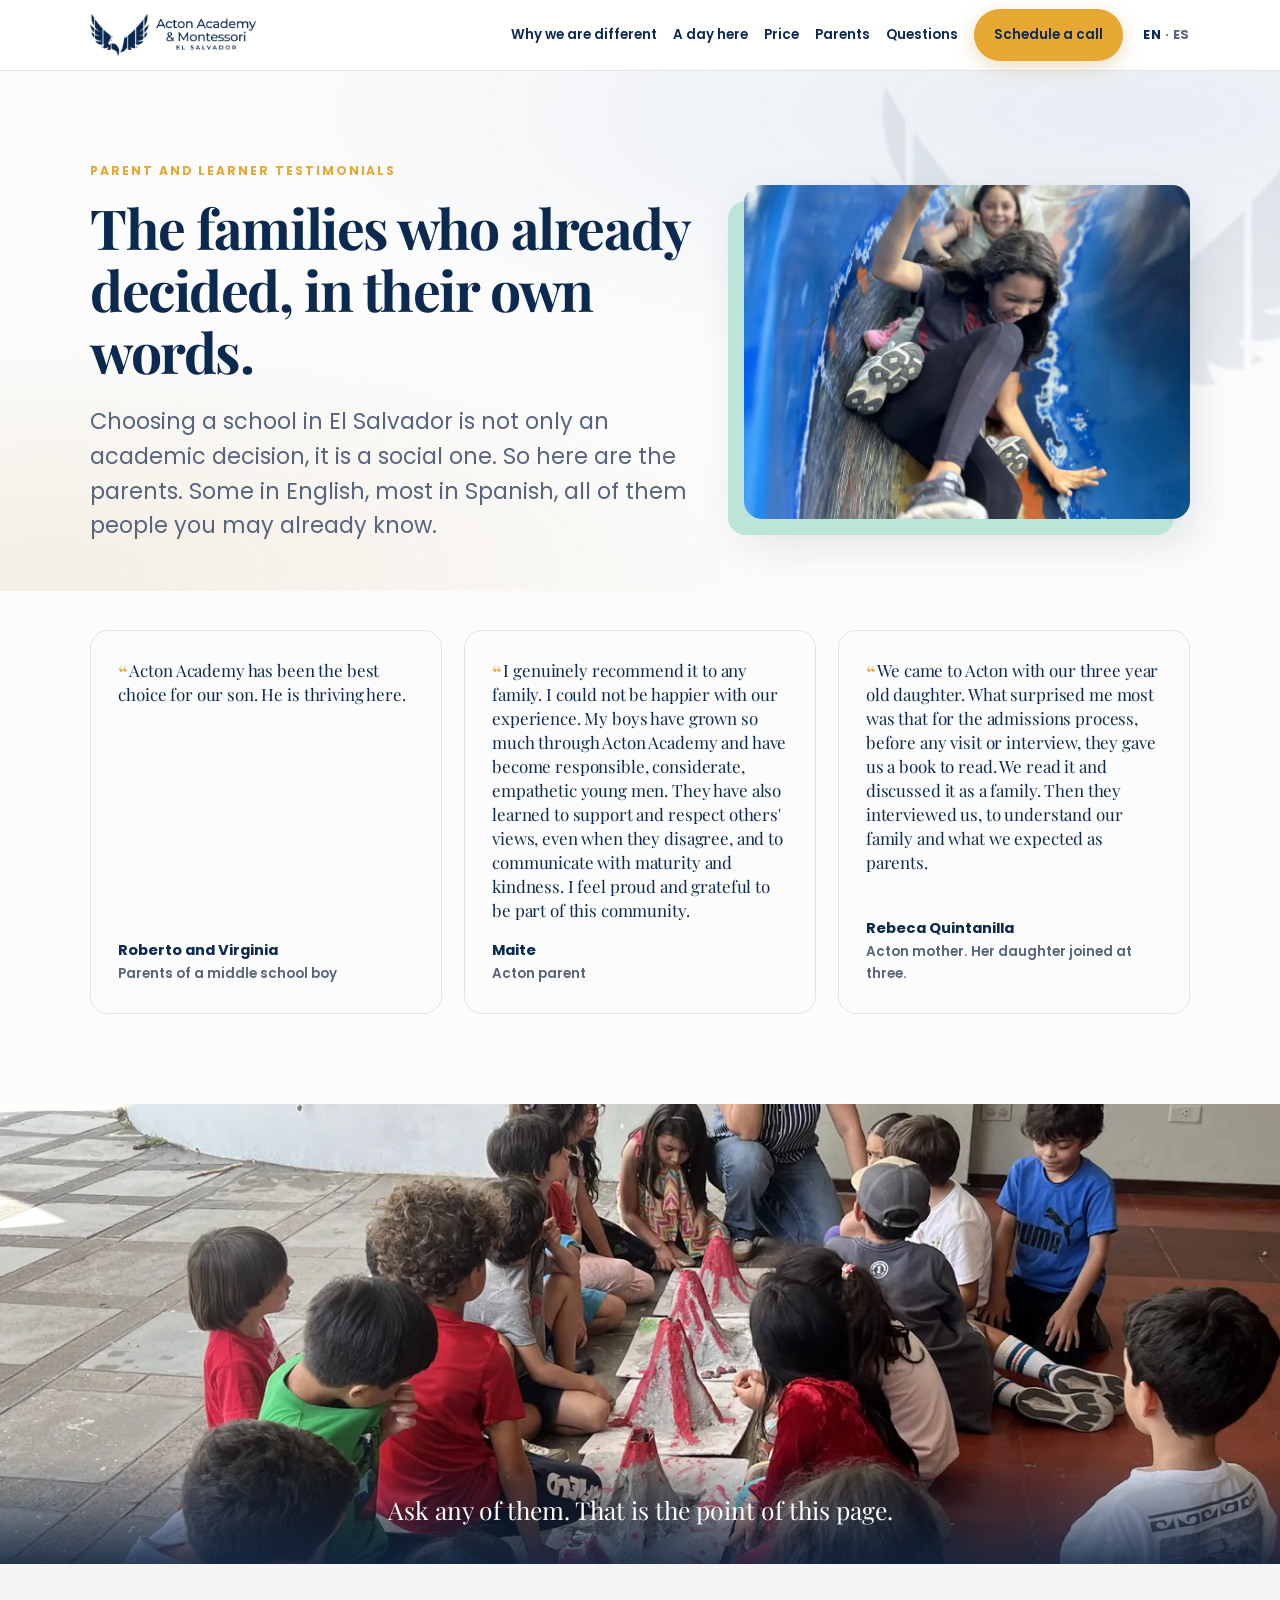
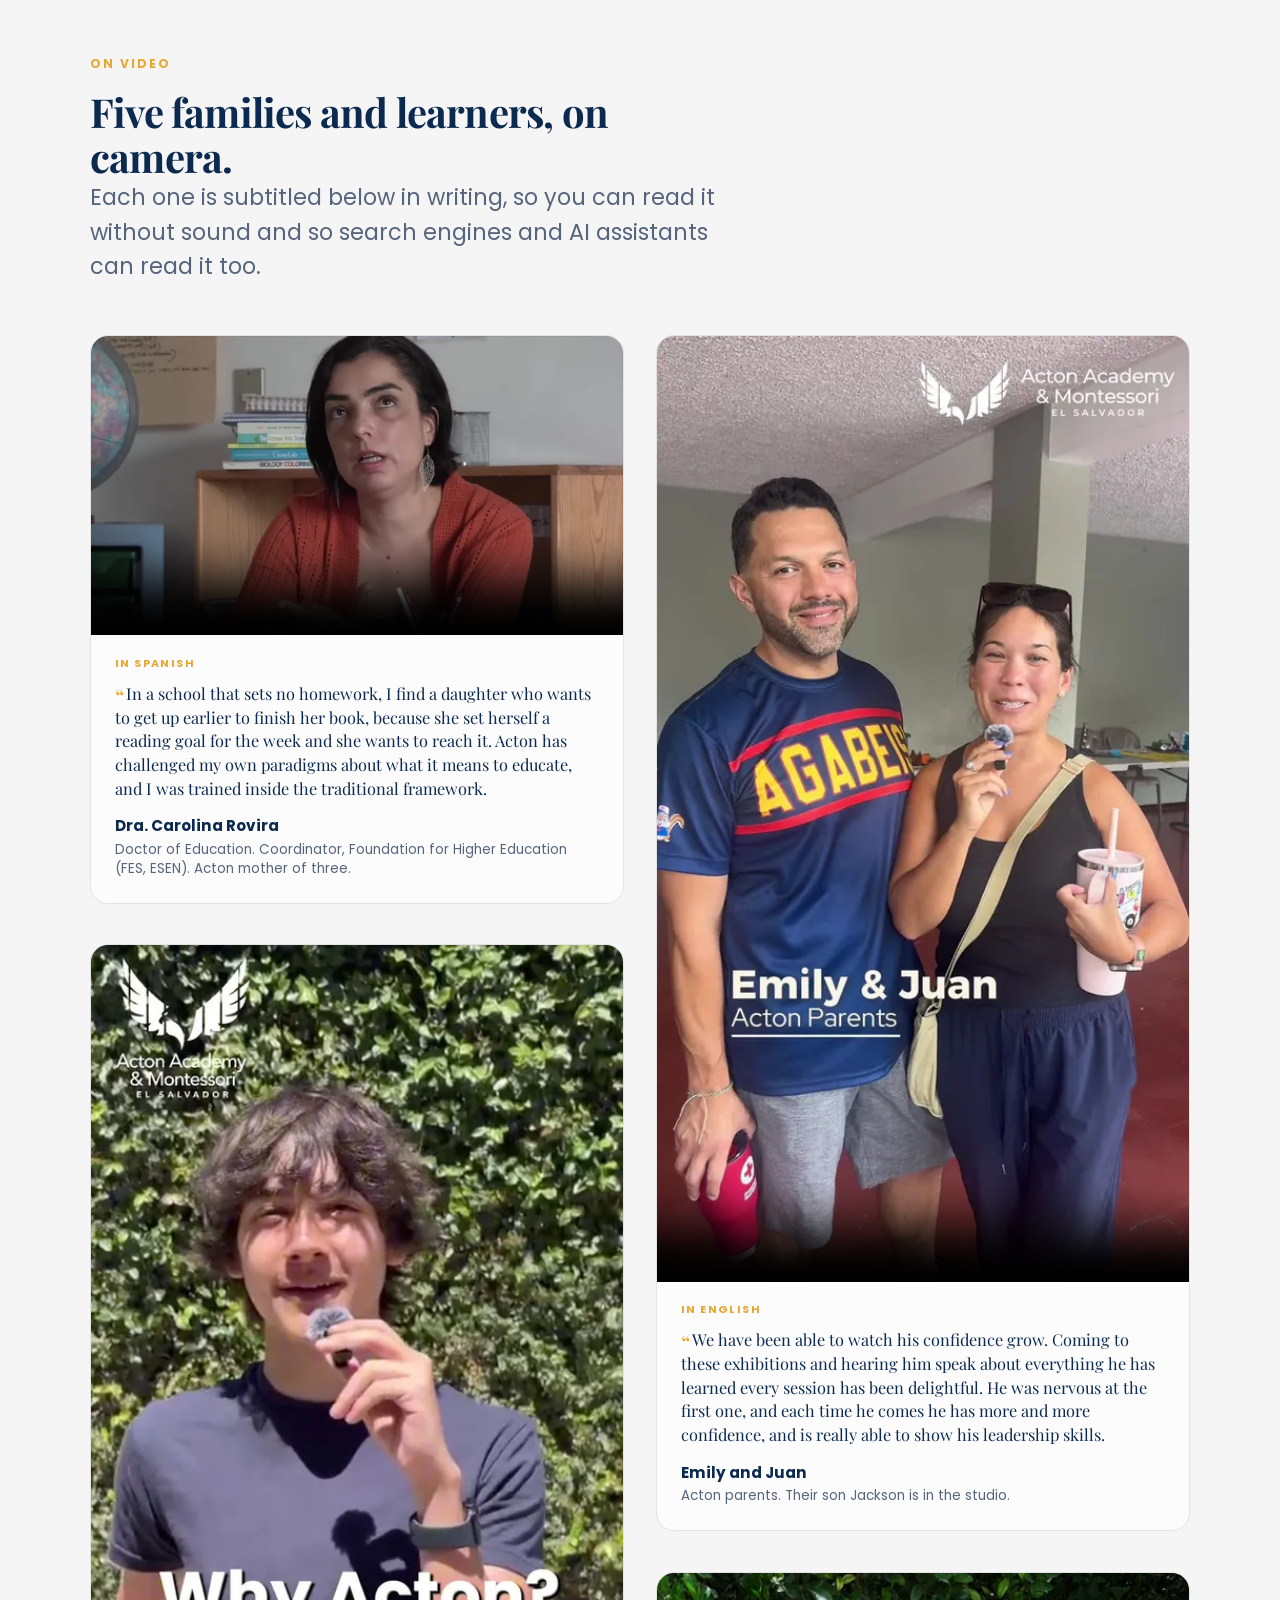
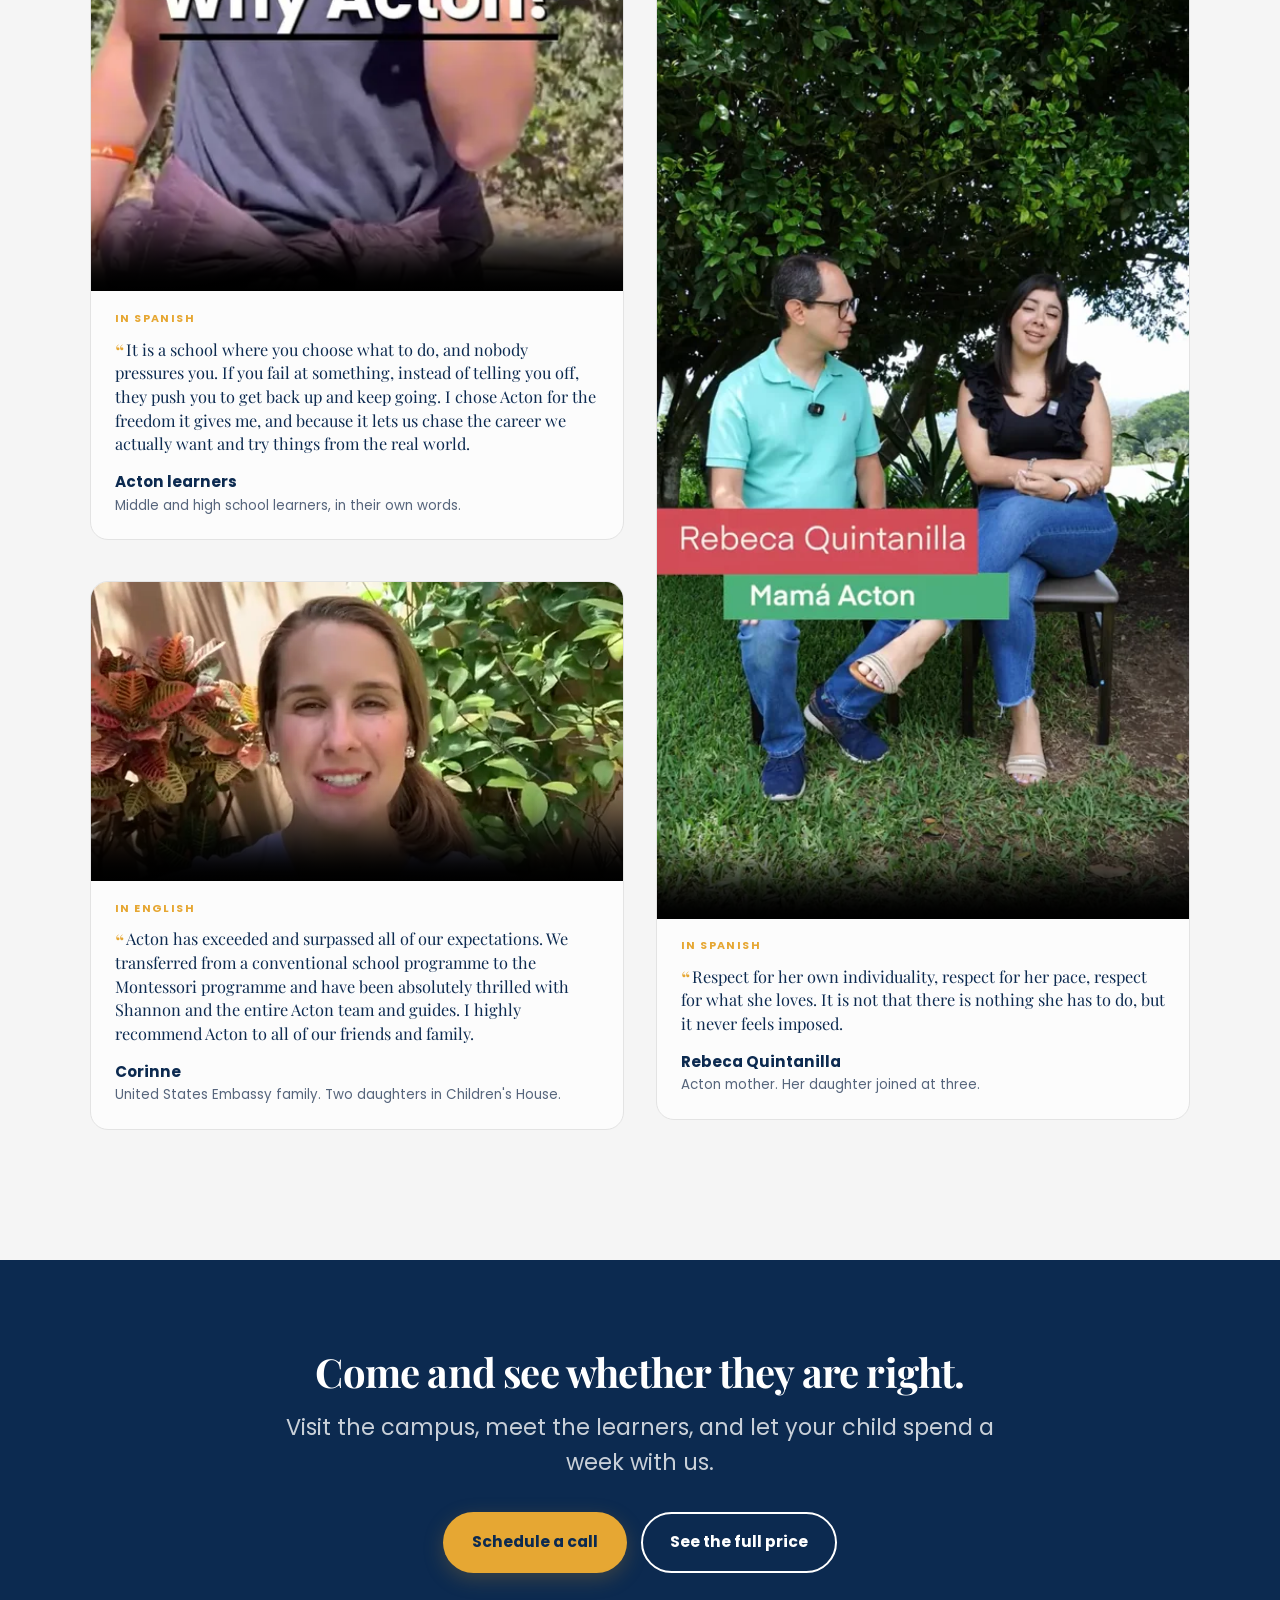
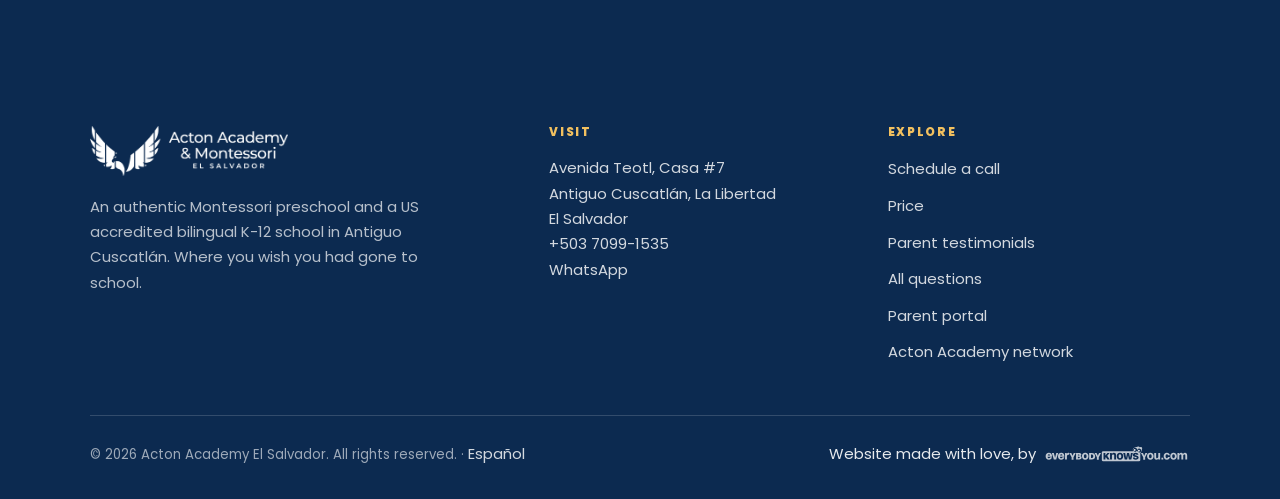
<file: testimonials.html>
<!DOCTYPE html>
<html lang="en">
<head>
<meta charset="UTF-8">
<meta name="viewport" content="width=device-width, initial-scale=1.0">
<title>Acton Academy El Salvador Reviews From Real Parents</title>
<meta name="description" content="Why Salvadoran families chose Acton Academy over a traditional bilingual school, in their own words and on video. Read them before you decide.">
<meta name="keywords" content="Acton Academy El Salvador reviews, opiniones Acton Academy, parent testimonials private school El Salvador, best bilingual school El Salvador reviews, Montessori El Salvador opiniones">

<link rel="canonical" href="https://www.actonacademyelsalvador.com/testimonials.html">
<link rel="alternate" hreflang="en" href="https://www.actonacademyelsalvador.com/testimonials.html">
<link rel="alternate" hreflang="es" href="https://www.actonacademyelsalvador.com/es/testimonios.html">
<link rel="alternate" hreflang="es-SV" href="https://www.actonacademyelsalvador.com/es/testimonios.html">
<link rel="alternate" hreflang="x-default" href="https://www.actonacademyelsalvador.com/testimonials.html">

<meta property="og:title" content="Acton Academy El Salvador Reviews From Real Parents">
<meta property="og:description" content="Salvadoran families explain why they chose Acton Academy over a traditional bilingual school, in their own words.">
<meta property="og:type" content="website">
<meta property="og:url" content="https://www.actonacademyelsalvador.com/testimonials.html">
<meta property="og:image" content="https://www.actonacademyelsalvador.com/assets/images/social-share/social-share-acton-academy-actonacademyelsalvador.com.jpg">
<meta property="og:site_name" content="Acton Academy El Salvador">
<meta property="og:locale" content="en_US">
<meta property="og:locale:alternate" content="es_SV">
<meta name="twitter:card" content="summary_large_image">
<meta name="twitter:title" content="Acton Academy El Salvador Reviews From Real Parents">
<meta name="twitter:description" content="Salvadoran families explain why they chose Acton Academy over a traditional bilingual school, in their own words.">
<meta name="twitter:image" content="https://www.actonacademyelsalvador.com/assets/images/social-share/social-share-acton-academy-actonacademyelsalvador.com.jpg">

<meta name="robots" content="index, follow, max-image-preview:large, max-snippet:-1">
<meta name="author" content="Acton Academy El Salvador">
<meta name="theme-color" content="#0C2A50">
<meta name="geo.region" content="SV">
<meta name="geo.placename" content="Antiguo Cuscatlán, La Libertad, El Salvador">

<link rel="icon" href="favicon.ico" sizes="any">
<link rel="icon" type="image/png" sizes="32x32" href="favicon-32x32.png">
<link rel="icon" type="image/png" sizes="16x16" href="favicon-16x16.png">
<link rel="apple-touch-icon" sizes="180x180" href="apple-touch-icon.png">
<link rel="manifest" href="site.webmanifest">

<link rel="preconnect" href="https://fonts.googleapis.com">
<link rel="preconnect" href="https://fonts.gstatic.com" crossorigin>
<link rel="preload" as="style" href="https://fonts.googleapis.com/css2?family=Playfair+Display:ital,wght@0,400..900;1,400..900&family=Poppins:wght@300;400;500;600;700&display=swap">
<link rel="stylesheet" href="https://fonts.googleapis.com/css2?family=Playfair+Display:ital,wght@0,400..900;1,400..900&family=Poppins:wght@300;400;500;600;700&display=swap" media="print" onload="this.media='all'">
<noscript><link rel="stylesheet" href="https://fonts.googleapis.com/css2?family=Playfair+Display:ital,wght@0,400..900;1,400..900&family=Poppins:wght@300;400;500;600;700&display=swap"></noscript>

<link rel="stylesheet" href="assets/css/tokens.css">
<link rel="stylesheet" href="assets/css/styles.css">
<script type="application/ld+json">
{"@context":"https://schema.org","@graph":[{"@type":"VideoObject","name":"Dra. Carolina Rovira, Acton Academy El Salvador","description":"In a school that sets no homework, I find a daughter who wants to get up earlier to finish her book, because she set herself a reading goal for the week and she wants to reach it. Acton has challenged my own paradigms about what it means to educate, and I was trained inside the traditional framework.","thumbnailUrl":"https://www.actonacademyelsalvador.com/assets/images/gallery/testimonial-1-poster-acton-academy-actonacademyelsalvador.com.webp","uploadDate":"2026-09-02","contentUrl":"https://www.actonacademyelsalvador.com/assets/video/testimonial-1.mp4","inLanguage":"es","publisher":{"@id":"https://www.actonacademyelsalvador.com/#org"}},{"@type":"VideoObject","name":"Acton learners, Acton Academy El Salvador","description":"It is a school where you choose what to do, and nobody pressures you. If you fail at something, instead of telling you off, they push you to get back up and keep going. I chose Acton for the freedom it gives me, and because it lets us chase the career we actually want and try things from the real world.","thumbnailUrl":"https://www.actonacademyelsalvador.com/assets/images/gallery/testimonial-4-poster-acton-academy-actonacademyelsalvador.com.webp","uploadDate":"2026-09-02","contentUrl":"https://www.actonacademyelsalvador.com/assets/video/testimonial-4.mp4","inLanguage":"es","publisher":{"@id":"https://www.actonacademyelsalvador.com/#org"}},{"@type":"VideoObject","name":"Corinne, Acton Academy El Salvador","description":"Acton has exceeded and surpassed all of our expectations. We transferred from a conventional school programme to the Montessori programme and have been absolutely thrilled with Shannon and the entire Acton team and guides. I highly recommend Acton to all of our friends and family.","thumbnailUrl":"https://www.actonacademyelsalvador.com/assets/images/gallery/testimonial-2-poster-acton-academy-actonacademyelsalvador.com.webp","uploadDate":"2026-09-02","contentUrl":"https://www.actonacademyelsalvador.com/assets/video/testimonial-2.mp4","inLanguage":"en","publisher":{"@id":"https://www.actonacademyelsalvador.com/#org"}},{"@type":"VideoObject","name":"Emily and Juan, Acton Academy El Salvador","description":"We have been able to watch his confidence grow. Coming to these exhibitions and hearing him speak about everything he has learned every session has been delightful. He was nervous at the first one, and each time he comes he has more and more confidence, and is really able to show his leadership skills.","thumbnailUrl":"https://www.actonacademyelsalvador.com/assets/images/gallery/testimonial-5-poster-acton-academy-actonacademyelsalvador.com.webp","uploadDate":"2026-09-02","contentUrl":"https://www.actonacademyelsalvador.com/assets/video/testimonial-5.mp4","inLanguage":"en","publisher":{"@id":"https://www.actonacademyelsalvador.com/#org"}},{"@type":"VideoObject","name":"Rebeca Quintanilla, Acton Academy El Salvador","description":"Respect for her own individuality, respect for her pace, respect for what she loves. It is not that there is nothing she has to do, but it never feels imposed. We came to Acton with our three year old daughter and what surprised us most was the respect throughout the whole process.","thumbnailUrl":"https://www.actonacademyelsalvador.com/assets/images/gallery/testimonial-6-poster-acton-academy-actonacademyelsalvador.com.webp","uploadDate":"2026-09-04","contentUrl":"https://www.actonacademyelsalvador.com/assets/video/testimonial-6.mp4","inLanguage":"es","publisher":{"@id":"https://www.actonacademyelsalvador.com/#org"}}]}
</script>
</head>
<body>
<a class="skip" href="#main">Skip to content</a>

<header class="site-header">
  <div class="wrap header-inner">
    <a class="brand" href="index.html">
      <img class="brand-logo" src="assets/images/logos/logo-horizontal-navy-acton-academy-actonacademyelsalvador.com.png" alt="Acton Academy and Montessori El Salvador" width="900" height="228">
    </a>
    <button class="nav-toggle" type="button" aria-expanded="false" aria-controls="primary-nav" aria-label="Open menu">
      <svg viewBox="0 0 24 24" fill="none" stroke="currentColor" stroke-width="2" aria-hidden="true"><path d="M3 6h18M3 12h18M3 18h18"/></svg>
    </button>
    <nav class="nav" id="primary-nav" aria-label="Main">
      <a href="index.html#different">Why we are different</a>
      <a href="index.html#day">A day here</a>
      <a href="index.html#pricing">Price</a>
      <a href="testimonials.html">Parents</a>
      <a href="faq.html">Questions</a>
      <a class="btn btn-primary" href="https://share.hsforms.com/2h3skzeE0QYiYAQn0uWO0YQe5xzt" target="_blank" rel="noopener">Schedule a call</a>
    </nav>
    <div class="lang"><span class="active">EN</span> &middot; <a href="es/testimonios.html" hreflang="es">ES</a></div>
  </div>
</header>

<main id="main">

  <section class="hero" style="padding-bottom:clamp(2rem,4vw,3rem)">
    <div class="wrap pagehero">
      <div>
      <p class="eyebrow">Parent and learner testimonials</p>
      <h1>The families who already decided, in their own words.</h1>
      <p class="lede">Choosing a school in El Salvador is not only an academic decision, it is a social one. So here are the parents. Some in English, most in Spanish, all of them people you may already know.</p>
      </div>
      <div class="shot reveal"><img src="assets/images/gallery/testimonials-joy-acton-academy-actonacademyelsalvador.com.webp" alt="Acton Academy El Salvador learners laughing together on a school outing" fetchpriority="high" decoding="async" width="900" height="1200"></div>
    </div>
  </section>

  <section style="padding-top:0">
    <div class="wrap">
      <div class="quotes">
        <figure class="quote reveal">
          <blockquote>Acton Academy has been the best choice for our son. He is thriving here.</blockquote>
          <figcaption><b>Roberto and Virginia</b>Parents of a middle school boy</figcaption>
        </figure>
        <figure class="quote reveal">
          <blockquote>I genuinely recommend it to any family. I could not be happier with our experience. My boys have grown so much through Acton Academy and have become responsible, considerate, empathetic young men. They have also learned to support and respect others' views, even when they disagree, and to communicate with maturity and kindness. I feel proud and grateful to be part of this community.</blockquote>
          <figcaption><b>Maite</b>Acton parent</figcaption>
        </figure>
        <figure class="quote reveal">
          <blockquote>We came to Acton with our three year old daughter. What surprised me most was that for the admissions process, before any visit or interview, they gave us a book to read. We read it and discussed it as a family. Then they interviewed us, to understand our family and what we expected as parents.</blockquote>
          <figcaption><b>Rebeca Quintanilla</b>Acton mother. Her daughter joined at three.</figcaption>
        </figure>
      </div>
    </div>
  </section>

  <div class="band">
    <img src="assets/images/gallery/testimonials-community-band-acton-academy-actonacademyelsalvador.com.webp" alt="Acton Academy El Salvador learners and a guide gathered together outdoors" loading="lazy" decoding="async" width="1400" height="1050">
    <div class="band-cap"><p>Ask any of them. That is the point of this page.</p></div>
  </div>

  <section class="tint">
    <div class="wrap">
      <div class="section-head reveal">
        <p class="eyebrow">On video</p>
        <h2>Five families and learners, on camera.</h2>
        <p class="lede">Each one is subtitled below in writing, so you can read it without sound and so search engines and AI assistants can read it too.</p>
      </div>
      <div class="videos">
        <figure class="vid reveal">
          <div class="vid-frame" style="aspect-ratio:16 / 9">
            <video controls preload="none" playsinline
              poster="assets/images/gallery/testimonial-1-poster-acton-academy-actonacademyelsalvador.com.webp"
              aria-label="Video testimonial from Dra. Carolina Rovira about Acton Academy El Salvador">
              <source src="assets/video/testimonial-1.mp4" type="video/mp4">
            </video>
          </div>
          <span class="vtag">In Spanish</span>
          <blockquote>In a school that sets no homework, I find a daughter who wants to get up earlier to finish her book, because she set herself a reading goal for the week and she wants to reach it. Acton has challenged my own paradigms about what it means to educate, and I was trained inside the traditional framework.</blockquote>
          <figcaption><b>Dra. Carolina Rovira</b>Doctor of Education. Coordinator, Foundation for Higher Education (FES, ESEN). Acton mother of three.</figcaption>
        </figure>
        <figure class="vid reveal">
          <div class="vid-frame" style="aspect-ratio:9 / 16">
            <video controls preload="none" playsinline
              poster="assets/images/gallery/testimonial-4-poster-acton-academy-actonacademyelsalvador.com.webp"
              aria-label="Video testimonial from Acton learners about Acton Academy El Salvador">
              <source src="assets/video/testimonial-4.mp4" type="video/mp4">
            </video>
          </div>
          <span class="vtag">In Spanish</span>
          <blockquote>It is a school where you choose what to do, and nobody pressures you. If you fail at something, instead of telling you off, they push you to get back up and keep going. I chose Acton for the freedom it gives me, and because it lets us chase the career we actually want and try things from the real world.</blockquote>
          <figcaption><b>Acton learners</b>Middle and high school learners, in their own words.</figcaption>
        </figure>
        <figure class="vid reveal">
          <div class="vid-frame" style="aspect-ratio:16 / 9">
            <video controls preload="none" playsinline
              poster="assets/images/gallery/testimonial-2-poster-acton-academy-actonacademyelsalvador.com.webp"
              aria-label="Video testimonial from Corinne about Acton Academy El Salvador">
              <source src="assets/video/testimonial-2.mp4" type="video/mp4">
            </video>
          </div>
          <span class="vtag">In English</span>
          <blockquote>Acton has exceeded and surpassed all of our expectations. We transferred from a conventional school programme to the Montessori programme and have been absolutely thrilled with Shannon and the entire Acton team and guides. I highly recommend Acton to all of our friends and family.</blockquote>
          <figcaption><b>Corinne</b>United States Embassy family. Two daughters in Children's House.</figcaption>
        </figure>
        <figure class="vid reveal">
          <div class="vid-frame" style="aspect-ratio:9 / 16">
            <video controls preload="none" playsinline
              poster="assets/images/gallery/testimonial-5-poster-acton-academy-actonacademyelsalvador.com.webp"
              aria-label="Video testimonial from Emily and Juan about Acton Academy El Salvador">
              <source src="assets/video/testimonial-5.mp4" type="video/mp4">
            </video>
          </div>
          <span class="vtag">In English</span>
          <blockquote>We have been able to watch his confidence grow. Coming to these exhibitions and hearing him speak about everything he has learned every session has been delightful. He was nervous at the first one, and each time he comes he has more and more confidence, and is really able to show his leadership skills.</blockquote>
          <figcaption><b>Emily and Juan</b>Acton parents. Their son Jackson is in the studio.</figcaption>
        </figure>
        <figure class="vid reveal">
          <div class="vid-frame" style="aspect-ratio:9 / 16">
            <video controls preload="none" playsinline
              poster="assets/images/gallery/testimonial-6-poster-acton-academy-actonacademyelsalvador.com.webp"
              aria-label="Video testimonial from Rebeca Quintanilla about Acton Academy El Salvador">
              <source src="assets/video/testimonial-6.mp4" type="video/mp4">
            </video>
          </div>
          <span class="vtag">In Spanish</span>
          <blockquote>Respect for her own individuality, respect for her pace, respect for what she loves. It is not that there is nothing she has to do, but it never feels imposed.</blockquote>
          <figcaption><b>Rebeca Quintanilla</b>Acton mother. Her daughter joined at three.</figcaption>
        </figure>
      </div>
    </div>
  </section>

  <section class="dark cta-band">
    <div class="wrap">
      <div class="reveal">
        <h2>Come and see whether they are right.</h2>
        <p class="lede">Visit the campus, meet the learners, and let your child spend a week with us.</p>
        <div class="btn-row">
          <a class="btn btn-primary" href="https://share.hsforms.com/2h3skzeE0QYiYAQn0uWO0YQe5xzt" target="_blank" rel="noopener">Schedule a call</a>
          <a class="btn btn-ghost" href="index.html#pricing">See the full price</a>
        </div>
      </div>
    </div>
  </section>

</main>

<footer class="site-footer">
  <div class="wrap">
    <div class="footer-grid">
      <div class="footer-brand">
        <img class="footer-logo" src="assets/images/logos/logo-horizontal-white-acton-academy-actonacademyelsalvador.com.png" alt="Acton Academy and Montessori El Salvador" width="900" height="227" loading="lazy">
        <h4 class="sr-only-h4">Acton Academy El Salvador</h4>
        <p>An authentic Montessori preschool and a US accredited bilingual K-12 school in Antiguo Cuscatlán. Where you wish you had gone to school.</p>
      </div>
      <div>
        <h4>Visit</h4>
        <address>
          Avenida Teotl, Casa #7<br>
          Antiguo Cuscatlán, La Libertad<br>
          El Salvador<br>
          <a href="tel:+50370991535">+503 7099-1535</a><br>
          <a href="https://wa.me/50370991535" target="_blank" rel="noopener">WhatsApp</a>
        </address>
      </div>
      <div>
        <h4>Explore</h4>
        <ul>
          <li><a href="https://share.hsforms.com/2h3skzeE0QYiYAQn0uWO0YQe5xzt" target="_blank" rel="noopener">Schedule a call</a></li>
          <li><a href="index.html#pricing">Price</a></li>
          <li><a href="testimonials.html">Parent testimonials</a></li>
          <li><a href="faq.html">All questions</a></li>
          <li><a href="https://actonparentportal.mystrikingly.com/" target="_blank" rel="noopener">Parent portal</a></li>
          <li><a href="https://www.actonacademy.org" target="_blank" rel="noopener">Acton Academy network</a></li>
        </ul>
      </div>
    </div>
    <div class="footer-bottom">
      <small>&copy; <span id="yr">2026</span> Acton Academy El Salvador. All rights reserved. &middot; <a href="es/testimonios.html" hreflang="es">Espa&ntilde;ol</a></small>
      <a class="eky-credit" href="https://everybodyknowsyou.com" target="_blank" rel="noopener" aria-label="Website made with love by everybodyknowsyou.com">
        <span class="eky-credit__text">Website made with love, by</span>
        <svg role="img" aria-label="everybodyknowsyou.com" id="Layer_1" data-name="Layer 1" xmlns="http://www.w3.org/2000/svg" viewBox="0 0 1296.95 160.34">
  <defs>
    <style>
            .cls-1 { fill: var(--eky-bg, #ffffff); }
      .cls-2 { fill: var(--eky-fg, currentColor); }
    </style>
  </defs>
  <g>
    <g>
      <g>
        <rect class="cls-2" x="515.16" y="55.21" width="342.62" height="90.52" rx="12" ry="12"/>
        <path class="cls-1" d="M530.13,71.12h16.6v15.46l-.24,6.96h.32l3.32-4.61,15.14-17.81h19.83l-22.02,25.02,22.18,33.68h-19.92l-13.76-20.73-4.86,5.34v15.38h-16.6v-58.69Z"/>
        <path class="cls-1" d="M604.13,71.12v8.01h.32c4.53-6.23,10.53-9.23,18.54-9.23,12.47,0,18.94,7.29,18.94,22.02v37.89h-16.6v-35.3c0-7.69-2.75-10.85-8.58-10.85-7.21,0-11.82,4.7-11.82,12.14v34h-16.6v-58.69h15.79Z"/>
        <path class="cls-1" d="M647.37,100.43c0-17.57,11.09-30.52,29.31-30.52s29.31,12.95,29.31,30.52-11.09,30.6-29.31,30.6-29.31-13.03-29.31-30.6ZM688.66,100.43c0-9.8-3.81-17.16-11.98-17.16s-11.98,7.37-11.98,17.16,3.81,17.24,11.98,17.24,11.98-7.45,11.98-17.24Z"/>
        <path class="cls-1" d="M705.66,71.12h17.57l6.64,35.62c.41,2.02.73,4.86,1.14,6.88h.32l1.21-6.88,6.88-35.62h18.54l7.45,35.62,1.29,6.88h.32l1.05-6.88,5.99-35.62h17.24l-13.28,58.69h-21.53l-6.64-32.38-1.29-6.88h-.32l-1.21,6.88-6.56,32.38h-21.45l-13.36-58.69Z"/>
        <path class="cls-1" d="M791.81,110.79l17-.08c.57,4.78,3.72,7.53,9.31,7.53,4.61,0,7.85-1.7,7.85-5.26,0-2.67-1.78-4.37-5.59-5.26l-14.09-3.24c-8.98-2.02-13.84-7.77-13.84-16.27,0-11.5,8.99-18.3,24.69-18.3,14.65,0,23.56,6.96,23.8,18.05h-17c-.49-3.32-2.67-5.67-7.69-5.67-4.37,0-7.21,1.54-7.21,4.61,0,2.43,1.7,3.81,5.59,4.7l14.09,3.24c9.23,2.1,14.09,8.18,14.09,16.84,0,12.71-10.28,19.35-24.77,19.35-16.19,0-25.99-7.77-26.23-20.24Z"/>
      </g>
      <g>
        <path class="cls-2" d="M918.06,100.39c0-17.57,11.09-30.52,29.31-30.52s29.31,12.95,29.31,30.52-11.09,30.6-29.31,30.6-29.31-13.03-29.31-30.6ZM959.34,100.39c0-9.8-3.81-17.16-11.98-17.16s-11.98,7.37-11.98,17.16,3.81,17.24,11.98,17.24,11.98-7.45,11.98-17.24Z"/>
        <path class="cls-2" d="M1018.85,129.78v-7.85h-.32c-4.61,6.15-10.52,9.07-17.89,9.07-11.98,0-18.46-7.29-18.46-21.94v-37.97h16.6v35.38c0,7.69,2.83,10.77,8.18,10.77,6.56,0,11.09-4.61,11.09-12.63v-33.52h16.6v58.69h-15.79Z"/>
        <path class="cls-2" d="M884.01,109.52l-20.4-38.4h17.84l8.26,17.75c.99,2.06,1.9,4.96,2.89,7.02h.33c.91-2.06,1.82-4.96,2.72-7.02l7.85-17.75h17.51l-20.07,38.57v21.31h-16.93v-21.47Z"/>
      </g>
      <g>
        <path class="cls-2" d="M14.66,100.39c0-17.97,10.85-30.52,29.55-30.52s28.01,12.47,27.36,34.41h-39.35c.89,8.91,4.53,14.01,11.66,14.01,5.67,0,9.31-3,10.44-8.5h16.76c-2.19,13.28-12.31,21.21-26.88,21.21-18.7,0-29.55-12.63-29.55-30.6ZM54.58,92.54c-1.05-6.56-4.78-9.96-10.36-9.96s-9.8,3.64-11.42,9.96h21.78Z"/>
        <path class="cls-2" d="M69.8,71.09h17.49l9.47,35.62c.57,2.02,1.05,4.86,1.62,6.88h.32l1.54-6.88,8.99-35.62h17.16l-17.81,58.69h-21.13l-17.65-58.69Z"/>
        <path class="cls-2" d="M124.69,100.39c0-17.97,10.85-30.52,29.55-30.52s28.01,12.47,27.36,34.41h-39.35c.89,8.91,4.53,14.01,11.66,14.01,5.67,0,9.31-3,10.44-8.5h16.76c-2.19,13.28-12.31,21.21-26.88,21.21-18.7,0-29.55-12.63-29.55-30.6ZM164.61,92.54c-1.05-6.56-4.78-9.96-10.36-9.96s-9.8,3.64-11.42,9.96h21.78Z"/>
        <path class="cls-2" d="M187.44,71.09h15.46v9.47h.32c3.64-7.37,8.74-10.69,15.71-10.69,1.86,0,3.56.24,5.1.81v15.79h-.32c-1.7-.49-3.24-.73-5.18-.73-9.15,0-14.49,5.42-14.49,16.11v27.93h-16.6v-58.69Z"/>
        <path class="cls-2" d="M285.57,71.09h26.15c13.52,0,20.97,5.42,20.97,14.82,0,6.15-3.08,10.36-9.96,12.39v.32c8.02,1.46,12.23,6.23,12.23,13.84,0,10.52-8.42,17.33-21.7,17.33h-27.69v-58.69ZM316.66,88.82c0-3.64-2.02-5.18-6.56-5.18h-7.93v10.77h7.93c4.37,0,6.56-1.86,6.56-5.59ZM318.6,111.24c0-3.81-2.27-5.99-6.88-5.99h-9.55v11.98h9.63c4.45,0,6.8-2.19,6.8-5.99Z"/>
        <path class="cls-2" d="M337.95,100.39c0-17.57,11.09-30.52,29.31-30.52s29.31,12.95,29.31,30.52-11.09,30.6-29.31,30.6-29.31-13.03-29.31-30.6ZM379.24,100.39c0-9.8-3.8-17.16-11.98-17.16s-11.98,7.37-11.98,17.16,3.8,17.24,11.98,17.24,11.98-7.45,11.98-17.24Z"/>
        <path class="cls-2" d="M402.08,71.09h24.13c18.62,0,29.63,10.36,29.63,29.31s-11.01,29.39-29.63,29.39h-24.13v-58.69ZM438.99,100.39c0-10.77-5.83-16.19-13.36-16.19h-6.96v32.46h6.96c7.53,0,13.36-5.51,13.36-16.27Z"/>
        <path class="cls-2" d="M471.04,109.52l-20.4-38.4h17.84l8.26,17.75c.99,2.06,1.9,4.96,2.89,7.02h.33c.91-2.06,1.82-4.96,2.72-7.02l7.85-17.75h17.51l-20.07,38.57v21.31h-16.93v-21.47Z"/>
        <path class="cls-2" d="M245.89,109.52l-20.4-38.4h17.84l8.26,17.75c.99,2.06,1.9,4.96,2.89,7.02h.33c.91-2.06,1.82-4.96,2.72-7.02l7.85-17.75h17.51l-20.07,38.57v21.31h-16.93v-21.47Z"/>
      </g>
    </g>
    <g>
      <g>
        <path class="cls-2" d="M837.89,14.05c5.42-1.65,11.14.47,13.85,5.48.39.72,1.1,1.2,1.88,1.34.7.12,1.52-.2,2.16-.74,4.05-3.38,9.74-3.68,14.06-.7,4.24,2.92,5.92,8.22,4.35,13.25l-6.96,22.26c-2.45,8.46-9.67,14.45-18.27,15.02-8.94.6-17.2-4.68-20.36-13.03-.17-.45-.5-.62-.88-.67s-.66.09-.98.46c-5.78,6.49-15.01,8.59-23.07,5.2-7.59-3.19-12.57-10.83-12.37-19.15.21-8.44,5.67-16.24,13.97-18.77l32.61-9.94ZM844.69,65.73c8.85,1.59,17.31-4.28,18.9-13.13,1.59-8.85-4.28-17.31-13.13-18.9-8.85-1.59-17.31,4.28-18.9,13.13s4.28,17.31,13.13,18.9ZM808.72,59.25c8.85,1.59,17.31-4.28,18.9-13.13,1.59-8.85-4.28-17.31-13.13-18.9-8.85-1.59-17.31,4.28-18.9,13.13-1.59,8.85,4.28,17.31,13.13,18.9Z"/>
        <g>
          <path class="cls-1" d="M850.46,33.7c8.85,1.59,14.72,10.06,13.13,18.9-1.59,8.85-10.06,14.72-18.9,13.13-8.85-1.59-14.72-10.06-13.13-18.9s10.06-14.72,18.9-13.13Z"/>
          <path class="cls-1" d="M814.49,27.22c8.85,1.59,14.72,10.06,13.13,18.9-1.59,8.85-10.06,14.72-18.9,13.13-8.85-1.59-14.72-10.06-13.13-18.9,1.59-8.85,10.06-14.72,18.9-13.13Z"/>
        </g>
      </g>
      <g>
        <g>
          <path class="cls-2" d="M847.57,56.91c-.06-.86-.28-1.56-.42-2.47.64.65,1.19,1.16,1.91,1.66,1.12.79,2.71.42,3.44-.7.73-1.11.45-2.64-.68-3.44-.71-.5-1.52-.66-2.4-1.05,1.54-.53,3.13-1,3.41-2.57.17-.93-.14-1.9-.84-2.43-1.03-.79-2.26-.75-3.22.02-.58.46-1.06.91-1.67,1.49.18-.89.4-1.63.45-2.5.09-1.44-1.09-2.58-2.46-2.58s-2.55,1.17-2.48,2.62c.04.85.33,1.53.43,2.46-.47-.54-.95-.89-1.43-1.33-1.13-1.04-2.8-.99-3.77.19-.91,1.1-.66,2.87.58,3.67.72.46,1.49.65,2.34.99-.88.38-1.73.56-2.45,1.09-1.21.89-1.32,2.65-.36,3.69,1.04,1.12,2.62,1.06,3.73.03l1.46-1.34c-.23.92-.51,1.75-.51,2.68,0,1.41,1.2,2.5,2.56,2.45s2.46-1.22,2.37-2.6Z"/>
          <path class="cls-2" d="M847.57,56.91c.09,1.38-1.03,2.55-2.37,2.6s-2.56-1.05-2.56-2.45c0-.94.27-1.76.51-2.68l-1.46,1.34c-1.12,1.03-2.7,1.09-3.73-.03-.96-1.04-.84-2.8.36-3.69.71-.53,1.56-.71,2.45-1.09-.85-.34-1.62-.53-2.34-.99-1.24-.79-1.49-2.57-.58-3.67.97-1.17,2.64-1.23,3.77-.19.48.45.96.79,1.43,1.33-.1-.93-.38-1.61-.43-2.46-.07-1.44,1.07-2.62,2.48-2.62s2.55,1.14,2.46,2.58c-.05.87-.27,1.6-.45,2.5.61-.58,1.09-1.03,1.67-1.49.96-.77,2.19-.81,3.22-.02.7.54,1,1.5.84,2.43-.28,1.57-1.87,2.04-3.41,2.57.88.39,1.69.54,2.4,1.05,1.13.8,1.41,2.33.68,3.44-.73,1.11-2.32,1.48-3.44.7-.72-.5-1.27-1.01-1.91-1.66.14.92.37,1.62.42,2.47Z"/>
        </g>
        <g>
          <path class="cls-2" d="M810.13,50.42c.09-1.04-.23-1.92-.46-2.9.76.65,1.37,1.38,2.24,1.82,1.23.63,2.73.08,3.32-1.08s.21-2.6-.95-3.29c-.73-.43-1.51-.63-2.28-.94.71-.21,1.29-.46,1.92-.73,1.42-.61,1.98-2.23,1.25-3.55s-2.48-1.69-3.67-.79c-.67.5-1.22,1.01-1.84,1.61.23-1.08.58-2.02.43-3.07-.18-1.23-1.33-2.03-2.49-2.01s-2.27.88-2.4,2.1c-.11,1.04.22,1.91.45,2.98-.52-.57-1.04-.93-1.58-1.42-1.11-1-2.86-.89-3.77.32s-.53,2.95.79,3.67c.74.41,1.47.63,2.23.89-.85.33-1.63.52-2.35.98-1.23.78-1.49,2.47-.66,3.57s2.46,1.35,3.58.48c.64-.49,1.17-.96,1.77-1.57-.22,1.07-.56,1.95-.45,2.98.14,1.28,1.29,2.13,2.5,2.11s2.29-.84,2.41-2.17Z"/>
          <path class="cls-2" d="M810.13,50.42c-.12,1.32-1.24,2.14-2.41,2.17s-2.36-.83-2.5-2.11c-.11-1.03.23-1.91.45-2.98-.6.61-1.13,1.08-1.77,1.57-1.12.87-2.73.66-3.58-.48s-.57-2.79.66-3.57c.72-.46,1.5-.64,2.35-.98-.77-.26-1.49-.48-2.23-.89-1.32-.73-1.68-2.5-.79-3.67s2.66-1.32,3.77-.32c.54.49,1.06.85,1.58,1.42-.23-1.07-.56-1.94-.45-2.98.13-1.22,1.24-2.08,2.4-2.1s2.31.78,2.49,2.01c.15,1.05-.2,1.99-.43,3.07.62-.6,1.17-1.1,1.84-1.61,1.2-.9,2.97-.5,3.67.79s.17,2.93-1.25,3.55c-.63.27-1.21.52-1.92.73.77.32,1.55.51,2.28.94,1.16.68,1.53,2.13.95,3.29s-2.09,1.71-3.32,1.08c-.87-.44-1.48-1.17-2.24-1.82.23.98.55,1.86.46,2.9Z"/>
        </g>
      </g>
    </g>
  </g>
  <g fill="var(--eky-fg, currentColor)">
    <path d="M1046.08,112.99h15.96v16.61h-15.96v-16.61Z"/>
    <path d="M1065.91,100.33c0-17.49,11.29-30.39,29.1-30.39,13.79,0,25.15,8.06,26.36,22.41h-16.85c-.56-5.8-4.03-9.11-9.43-9.11-8.06,0-11.93,7.42-11.93,17.09s3.79,17.17,11.85,17.17c5.4,0,8.95-3.3,9.67-9.67h16.85c-1.13,14.91-12.66,22.97-26.52,22.97-18.14,0-29.1-12.98-29.1-30.47Z"/>
    <path d="M1124.75,100.33c0-17.49,11.04-30.39,29.18-30.39s29.18,12.9,29.18,30.39-11.04,30.47-29.18,30.47-29.18-12.98-29.18-30.47ZM1165.86,100.33c0-9.75-3.79-17.09-11.93-17.09s-11.93,7.33-11.93,17.09,3.79,17.17,11.93,17.17,11.93-7.42,11.93-17.17Z"/>
    <path d="M1204.31,71.15v7.98h.32c4.43-5.97,10.64-9.19,17.9-9.19s12.41,3.14,15.4,9.19h.32c4.92-6.21,10.72-9.19,17.9-9.19,12.58,0,19.27,8.71,19.27,22.81v36.84h-16.53v-34.26c0-7.66-2.34-11.69-8.06-11.69-6.53,0-10.56,5-10.56,12.9v33.05h-16.53v-34.34c0-7.58-2.42-11.61-8.14-11.61-6.61,0-10.48,5.24-10.48,12.9v33.05h-16.53v-58.44h15.72Z"/>
  </g>
</svg>
      </a>
    </div>
  </div>
</footer>

<script src="assets/js/main.js" defer></script>
<script>document.getElementById('yr').textContent=new Date().getFullYear();</script>
</body>
</html>
</file>
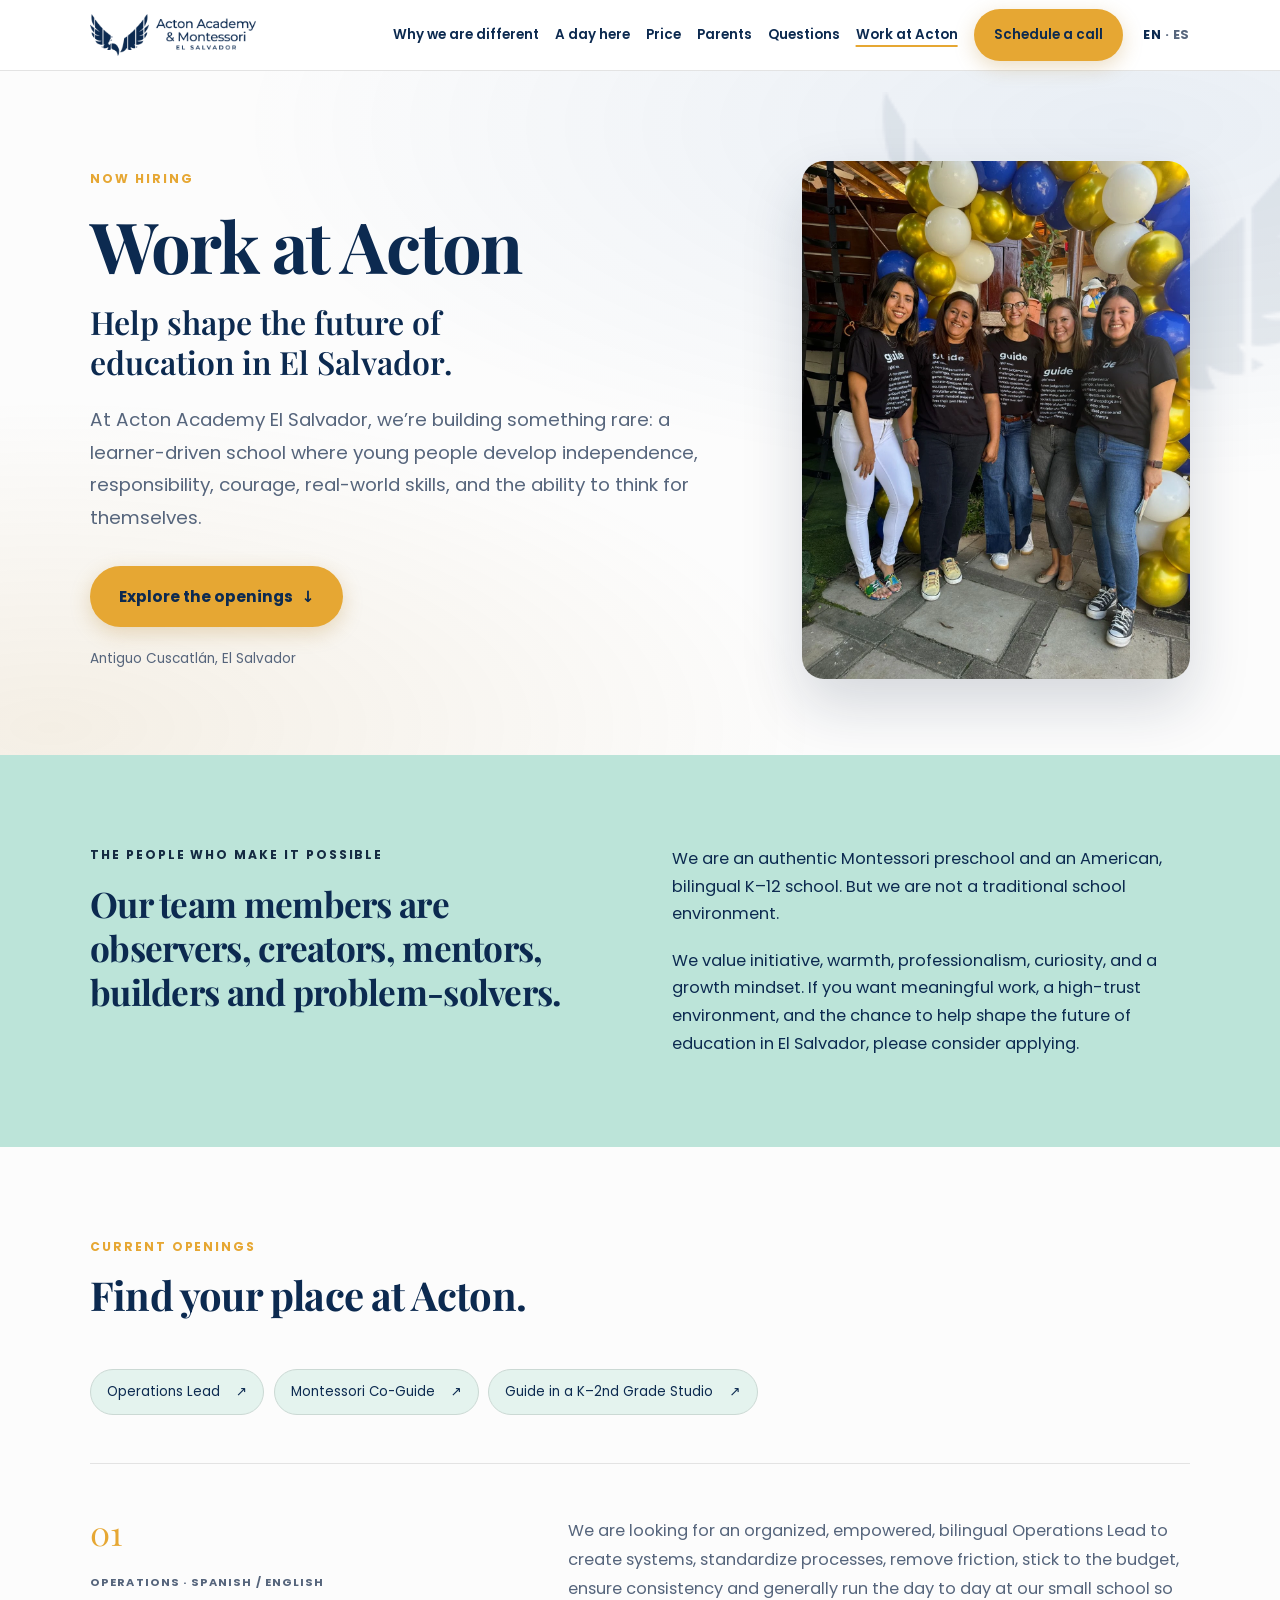
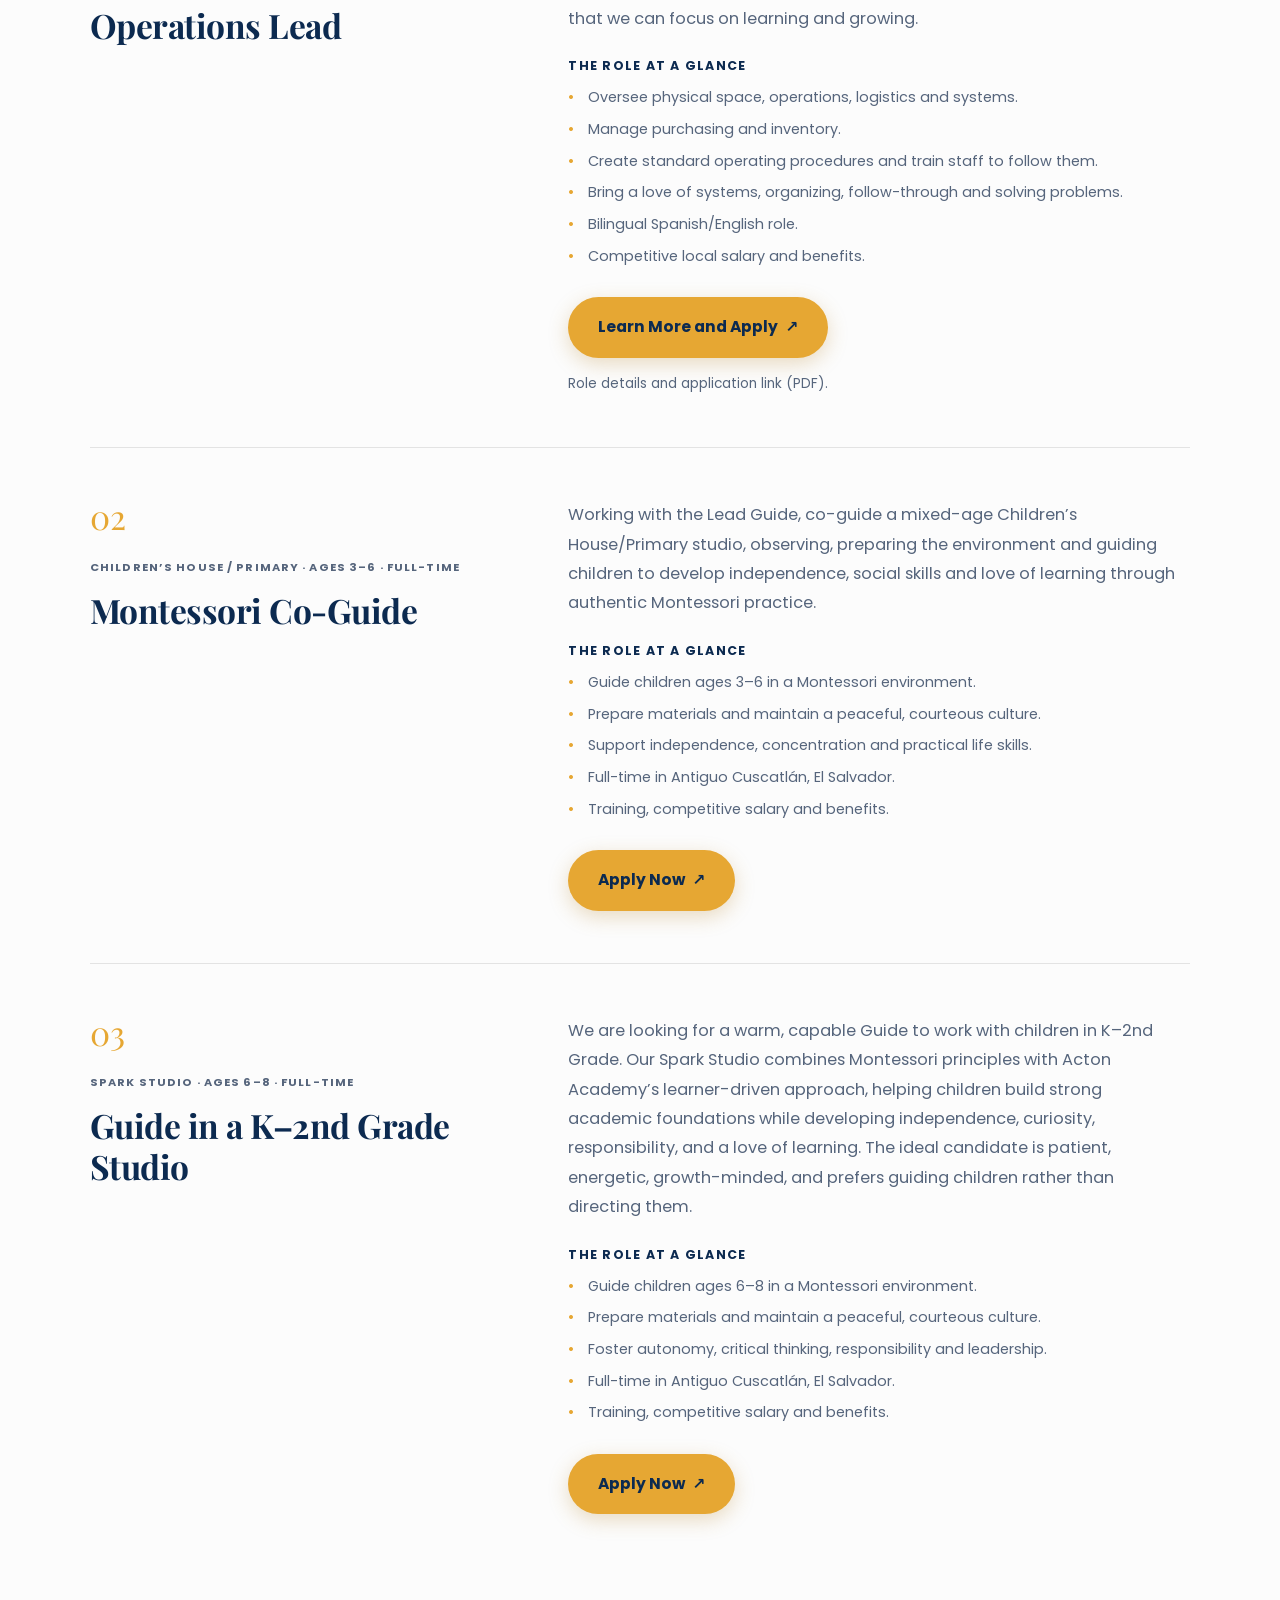
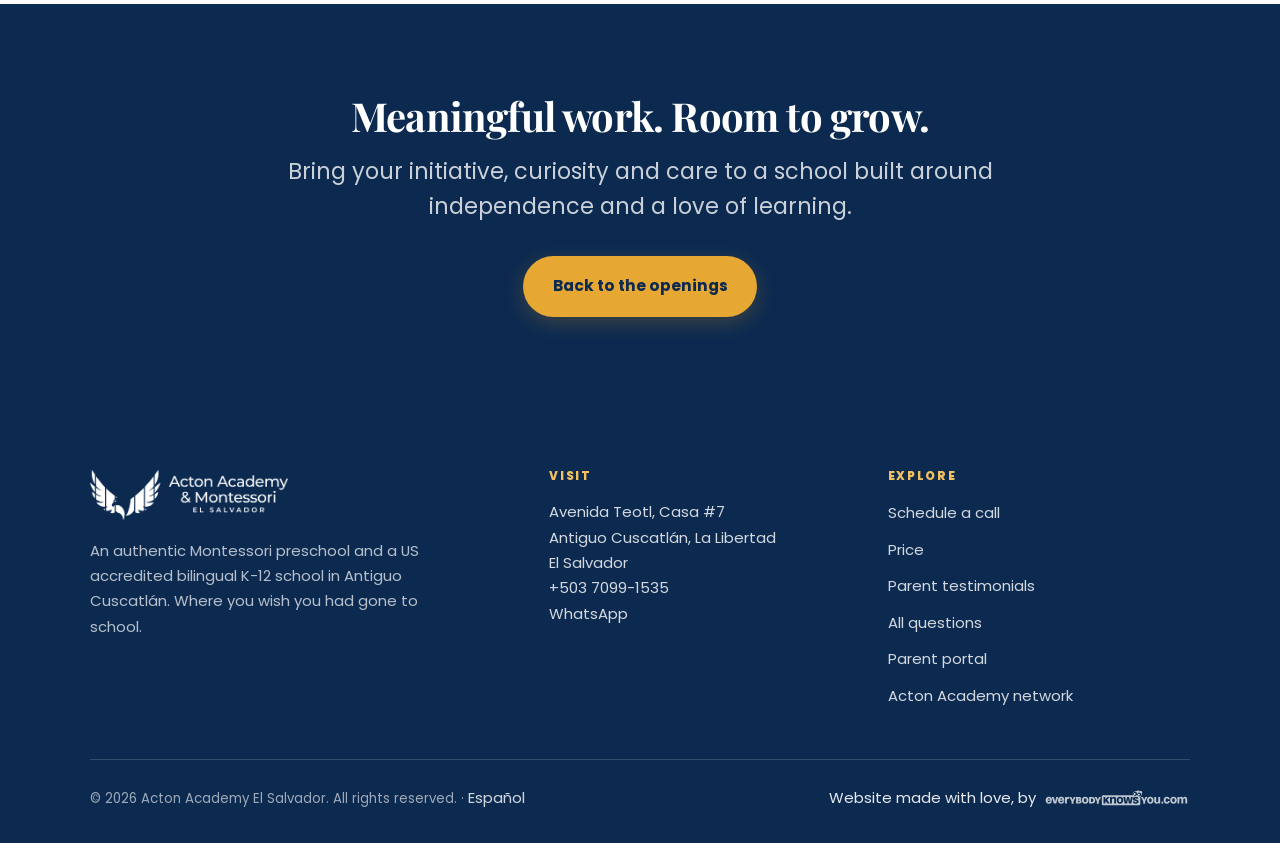
<file: work-at-acton.html>
<!DOCTYPE html>
<html lang="en">
<head>
<meta charset="UTF-8">
<meta name="viewport" content="width=device-width, initial-scale=1.0">
<title>Work at Acton | Acton Academy El Salvador</title>
<meta name="description" content="Explore three job openings at Acton Academy El Salvador: Operations Lead, Montessori Co-Guide and K–2 Studio Guide.">

<link rel="canonical" href="https://www.actonacademyelsalvador.com/work-at-acton.html">
<link rel="alternate" hreflang="en" href="https://www.actonacademyelsalvador.com/work-at-acton.html">
<link rel="alternate" hreflang="es" href="https://www.actonacademyelsalvador.com/es/trabaja-en-acton.html">
<link rel="alternate" hreflang="es-SV" href="https://www.actonacademyelsalvador.com/es/trabaja-en-acton.html">
<link rel="alternate" hreflang="x-default" href="https://www.actonacademyelsalvador.com/work-at-acton.html">

<meta property="og:title" content="Work at Acton | Acton Academy El Salvador">
<meta property="og:description" content="Explore three job openings at Acton Academy El Salvador: Operations Lead, Montessori Co-Guide and K–2 Studio Guide.">
<meta property="og:type" content="website">
<meta property="og:url" content="https://www.actonacademyelsalvador.com/work-at-acton.html">
<meta property="og:image" content="https://www.actonacademyelsalvador.com/assets/images/social-share/social-share-acton-academy-actonacademyelsalvador.com.jpg">
<meta property="og:site_name" content="Acton Academy El Salvador">
<meta property="og:locale" content="en_US">
<meta property="og:locale:alternate" content="es_SV">
<meta name="twitter:card" content="summary_large_image">
<meta name="twitter:title" content="Work at Acton | Acton Academy El Salvador">
<meta name="twitter:description" content="Explore three job openings at Acton Academy El Salvador: Operations Lead, Montessori Co-Guide and K–2 Studio Guide.">
<meta name="twitter:image" content="https://www.actonacademyelsalvador.com/assets/images/social-share/social-share-acton-academy-actonacademyelsalvador.com.jpg">

<meta name="robots" content="index, follow, max-image-preview:large, max-snippet:-1">
<meta name="author" content="Acton Academy El Salvador">
<meta name="theme-color" content="#0C2A50">
<meta name="geo.region" content="SV">
<meta name="geo.placename" content="Antiguo Cuscatlán, La Libertad, El Salvador">

<link rel="icon" href="favicon.ico" sizes="any">
<link rel="icon" type="image/png" sizes="32x32" href="favicon-32x32.png">
<link rel="icon" type="image/png" sizes="16x16" href="favicon-16x16.png">
<link rel="apple-touch-icon" sizes="180x180" href="apple-touch-icon.png">
<link rel="manifest" href="site.webmanifest">

<link rel="preconnect" href="https://fonts.googleapis.com">
<link rel="preconnect" href="https://fonts.gstatic.com" crossorigin>
<link rel="preload" as="style" href="https://fonts.googleapis.com/css2?family=Playfair+Display:ital,wght@0,400..900;1,400..900&family=Poppins:wght@300;400;500;600;700&display=swap">
<link rel="stylesheet" href="https://fonts.googleapis.com/css2?family=Playfair+Display:ital,wght@0,400..900;1,400..900&family=Poppins:wght@300;400;500;600;700&display=swap" media="print" onload="this.media='all'">
<noscript><link rel="stylesheet" href="https://fonts.googleapis.com/css2?family=Playfair+Display:ital,wght@0,400..900;1,400..900&family=Poppins:wght@300;400;500;600;700&display=swap"></noscript>

<link rel="stylesheet" href="assets/css/tokens.css">
<link rel="stylesheet" href="assets/css/styles.css">

<link rel="stylesheet" href="assets/css/careers.css">
</head>
<body class="careers-page">
<a class="skip" href="#main">Skip to content</a>
<header class="site-header">
  <div class="wrap header-inner">
    <a class="brand" href="index.html">
      <img class="brand-logo" src="assets/images/logos/logo-horizontal-navy-acton-academy-actonacademyelsalvador.com.png" alt="Acton Academy and Montessori El Salvador" width="900" height="228">
    </a>
    <button class="nav-toggle" type="button" aria-expanded="false" aria-controls="primary-nav" aria-label="Open menu">
      <svg viewBox="0 0 24 24" fill="none" stroke="currentColor" stroke-width="2" aria-hidden="true"><path d="M3 6h18M3 12h18M3 18h18"/></svg>
    </button>
    <nav class="nav" id="primary-nav" aria-label="Main">
      <a href="index.html#different">Why we are different</a>
      <a href="index.html#day">A day here</a>
      <a href="index.html#pricing">Price</a>
      <a href="testimonials.html">Parents</a>
      <a href="faq.html">Questions</a>
      <a href="work-at-acton.html" aria-current="page">Work at Acton</a>
      <a class="btn btn-primary" href="https://share.hsforms.com/2h3skzeE0QYiYAQn0uWO0YQe5xzt" target="_blank" rel="noopener">Schedule a call</a>
    </nav>
    <div class="lang"><span class="active">EN</span> &middot; <a href="es/trabaja-en-acton.html" hreflang="es">ES</a></div>
  </div>
</header>
<main id="main">
<section class="hero careers-hero"><div class="wrap careers-hero-grid"><div>
<p class="eyebrow">Now Hiring</p><h1>Work at Acton</h1><p class="careers-headline">Help shape the future of education in El Salvador.</p><p class="lede">At Acton Academy El Salvador, we’re building something rare: a learner-driven school where young people develop independence, responsibility, courage, real-world skills, and the ability to think for themselves.</p>
<div class="btn-row"><a class="btn btn-primary" href="#openings">Explore the openings <span aria-hidden="true">↓</span></a></div><p class="careers-location">Antiguo Cuscatlán, El Salvador</p>
</div><figure class="careers-photo"><img src="assets/images/gallery/guides-team-work-at-acton-actonacademyelsalvador.com.webp" width="1200" height="1600" alt="Five Acton Academy guides together beneath blue, white and gold balloons" fetchpriority="high"></figure></div></section>
<section class="tint-cool careers-culture"><div class="wrap careers-culture-grid"><div><p class="eyebrow">The people who make it possible</p><h2>Our team members are observers, creators, mentors, builders and problem-solvers.</h2></div><div><p>We are an authentic Montessori preschool and an American, bilingual K–12 school. But we are not a traditional school environment.</p><p>We value initiative, warmth, professionalism, curiosity, and a growth mindset. If you want meaningful work, a high-trust environment, and the chance to help shape the future of education in El Salvador, please consider applying.</p></div></div></section>
<section id="openings"><div class="wrap"><div class="section-head"><p class="eyebrow">Current openings</p><h2>Find your place at Acton.</h2></div><nav class="job-jumps" aria-label="Jump to an opening"><a href="#operations-lead">Operations Lead<span aria-hidden="true">↗</span></a><a href="#montessori-co-guide">Montessori Co-Guide<span aria-hidden="true">↗</span></a><a href="#spark-guide">Guide in a K–2nd Grade Studio<span aria-hidden="true">↗</span></a></nav><div class="job-list"><article class="job" id="operations-lead" aria-labelledby="operations-lead-title">
    <div class="job-heading"><span class="job-number">01</span><p class="eyebrow">Operations · Spanish / English</p><h3 id="operations-lead-title">Operations Lead</h3></div>
    <div class="job-content"><p class="job-description">We are looking for an organized, empowered, bilingual Operations Lead to create systems, standardize processes, remove friction, stick to the budget, ensure consistency and generally run the day to day at our small school so that we can focus on learning and growing.</p><h4>The role at a glance</h4><ul class="job-points"><li>Oversee physical space, operations, logistics and systems.</li><li>Manage purchasing and inventory.</li><li>Create standard operating procedures and train staff to follow them.</li><li>Bring a love of systems, organizing, follow-through and solving problems.</li><li>Bilingual Spanish/English role.</li><li>Competitive local salary and benefits.</li></ul><a class="btn btn-primary" href="assets/documents/operations-lead-2026-2027-actonacademyelsalvador.com.pdf" target="_blank" rel="noopener">Learn More and Apply <span aria-hidden="true">↗</span></a><p class="btn-note">Role details and application link (PDF).</p></div>
  </article><article class="job" id="montessori-co-guide" aria-labelledby="montessori-co-guide-title">
    <div class="job-heading"><span class="job-number">02</span><p class="eyebrow">Children’s House / Primary · Ages 3–6 · Full-time</p><h3 id="montessori-co-guide-title">Montessori Co-Guide</h3></div>
    <div class="job-content"><p class="job-description">Working with the Lead Guide, co-guide a mixed-age Children’s House/Primary studio, observing, preparing the environment and guiding children to develop independence, social skills and love of learning through authentic Montessori practice.</p><h4>The role at a glance</h4><ul class="job-points"><li>Guide children ages 3–6 in a Montessori environment.</li><li>Prepare materials and maintain a peaceful, courteous culture.</li><li>Support independence, concentration and practical life skills.</li><li>Full-time in Antiguo Cuscatlán, El Salvador.</li><li>Training, competitive salary and benefits.</li></ul><a class="btn btn-primary" href="https://forms.gle/NxD6PgfTEwMsxL3r8" target="_blank" rel="noopener">Apply Now <span aria-hidden="true">↗</span></a></div>
  </article><article class="job" id="spark-guide" aria-labelledby="spark-guide-title">
    <div class="job-heading"><span class="job-number">03</span><p class="eyebrow">Spark Studio · Ages 6–8 · Full-time</p><h3 id="spark-guide-title">Guide in a K–2nd Grade Studio</h3></div>
    <div class="job-content"><p class="job-description">We are looking for a warm, capable Guide to work with children in K–2nd Grade. Our Spark Studio combines Montessori principles with Acton Academy’s learner-driven approach, helping children build strong academic foundations while developing independence, curiosity, responsibility, and a love of learning. The ideal candidate is patient, energetic, growth-minded, and prefers guiding children rather than directing them.</p><h4>The role at a glance</h4><ul class="job-points"><li>Guide children ages 6–8 in a Montessori environment.</li><li>Prepare materials and maintain a peaceful, courteous culture.</li><li>Foster autonomy, critical thinking, responsibility and leadership.</li><li>Full-time in Antiguo Cuscatlán, El Salvador.</li><li>Training, competitive salary and benefits.</li></ul><a class="btn btn-primary" href="https://forms.gle/6aeEj3yG61xBvs2A8" target="_blank" rel="noopener">Apply Now <span aria-hidden="true">↗</span></a></div>
  </article></div></div></section>
<section class="dark cta-band"><div class="wrap"><h2>Meaningful work. Room to grow.</h2><p class="lede">Bring your initiative, curiosity and care to a school built around independence and a love of learning.</p><div class="btn-row"><a class="btn btn-primary" href="#openings">Back to the openings</a></div></div></section>
</main>
<footer class="site-footer">
  <div class="wrap">
    <div class="footer-grid">
      <div class="footer-brand">
        <img class="footer-logo" src="assets/images/logos/logo-horizontal-white-acton-academy-actonacademyelsalvador.com.png" alt="Acton Academy and Montessori El Salvador" width="900" height="227" loading="lazy">
        <h4 class="sr-only-h4">Acton Academy El Salvador</h4>
        <p>An authentic Montessori preschool and a US accredited bilingual K-12 school in Antiguo Cuscatlán. Where you wish you had gone to school.</p>
      </div>
      <div>
        <h4>Visit</h4>
        <address>
          Avenida Teotl, Casa #7<br>
          Antiguo Cuscatlán, La Libertad<br>
          El Salvador<br>
          <a href="tel:+50370991535">+503 7099-1535</a><br>
          <a href="https://wa.me/50370991535" target="_blank" rel="noopener">WhatsApp</a>
        </address>
      </div>
      <div>
        <h4>Explore</h4>
        <ul>
          <li><a href="https://share.hsforms.com/2h3skzeE0QYiYAQn0uWO0YQe5xzt" target="_blank" rel="noopener">Schedule a call</a></li>
          <li><a href="index.html#pricing">Price</a></li>
          <li><a href="testimonials.html">Parent testimonials</a></li>
          <li><a href="faq.html">All questions</a></li>
          <li><a href="https://actonparentportal.mystrikingly.com/" target="_blank" rel="noopener">Parent portal</a></li>
          <li><a href="https://www.actonacademy.org" target="_blank" rel="noopener">Acton Academy network</a></li>
        </ul>
      </div>
    </div>
    <div class="footer-bottom">
      <small>&copy; <span id="yr">2026</span> Acton Academy El Salvador. All rights reserved. &middot; <a href="es/trabaja-en-acton.html" hreflang="es">Espa&ntilde;ol</a></small>
      <a class="eky-credit" href="https://everybodyknowsyou.com" target="_blank" rel="noopener" aria-label="Website made with love by everybodyknowsyou.com">
        <span class="eky-credit__text">Website made with love, by</span>
        <svg role="img" aria-label="everybodyknowsyou.com" id="Layer_1" data-name="Layer 1" xmlns="http://www.w3.org/2000/svg" viewBox="0 0 1296.95 160.34">
  <defs>
    <style>
            .cls-1 { fill: var(--eky-bg, #ffffff); }
      .cls-2 { fill: var(--eky-fg, currentColor); }
    </style>
  </defs>
  <g>
    <g>
      <g>
        <rect class="cls-2" x="515.16" y="55.21" width="342.62" height="90.52" rx="12" ry="12"/>
        <path class="cls-1" d="M530.13,71.12h16.6v15.46l-.24,6.96h.32l3.32-4.61,15.14-17.81h19.83l-22.02,25.02,22.18,33.68h-19.92l-13.76-20.73-4.86,5.34v15.38h-16.6v-58.69Z"/>
        <path class="cls-1" d="M604.13,71.12v8.01h.32c4.53-6.23,10.53-9.23,18.54-9.23,12.47,0,18.94,7.29,18.94,22.02v37.89h-16.6v-35.3c0-7.69-2.75-10.85-8.58-10.85-7.21,0-11.82,4.7-11.82,12.14v34h-16.6v-58.69h15.79Z"/>
        <path class="cls-1" d="M647.37,100.43c0-17.57,11.09-30.52,29.31-30.52s29.31,12.95,29.31,30.52-11.09,30.6-29.31,30.6-29.31-13.03-29.31-30.6ZM688.66,100.43c0-9.8-3.81-17.16-11.98-17.16s-11.98,7.37-11.98,17.16,3.81,17.24,11.98,17.24,11.98-7.45,11.98-17.24Z"/>
        <path class="cls-1" d="M705.66,71.12h17.57l6.64,35.62c.41,2.02.73,4.86,1.14,6.88h.32l1.21-6.88,6.88-35.62h18.54l7.45,35.62,1.29,6.88h.32l1.05-6.88,5.99-35.62h17.24l-13.28,58.69h-21.53l-6.64-32.38-1.29-6.88h-.32l-1.21,6.88-6.56,32.38h-21.45l-13.36-58.69Z"/>
        <path class="cls-1" d="M791.81,110.79l17-.08c.57,4.78,3.72,7.53,9.31,7.53,4.61,0,7.85-1.7,7.85-5.26,0-2.67-1.78-4.37-5.59-5.26l-14.09-3.24c-8.98-2.02-13.84-7.77-13.84-16.27,0-11.5,8.99-18.3,24.69-18.3,14.65,0,23.56,6.96,23.8,18.05h-17c-.49-3.32-2.67-5.67-7.69-5.67-4.37,0-7.21,1.54-7.21,4.61,0,2.43,1.7,3.81,5.59,4.7l14.09,3.24c9.23,2.1,14.09,8.18,14.09,16.84,0,12.71-10.28,19.35-24.77,19.35-16.19,0-25.99-7.77-26.23-20.24Z"/>
      </g>
      <g>
        <path class="cls-2" d="M918.06,100.39c0-17.57,11.09-30.52,29.31-30.52s29.31,12.95,29.31,30.52-11.09,30.6-29.31,30.6-29.31-13.03-29.31-30.6ZM959.34,100.39c0-9.8-3.81-17.16-11.98-17.16s-11.98,7.37-11.98,17.16,3.81,17.24,11.98,17.24,11.98-7.45,11.98-17.24Z"/>
        <path class="cls-2" d="M1018.85,129.78v-7.85h-.32c-4.61,6.15-10.52,9.07-17.89,9.07-11.98,0-18.46-7.29-18.46-21.94v-37.97h16.6v35.38c0,7.69,2.83,10.77,8.18,10.77,6.56,0,11.09-4.61,11.09-12.63v-33.52h16.6v58.69h-15.79Z"/>
        <path class="cls-2" d="M884.01,109.52l-20.4-38.4h17.84l8.26,17.75c.99,2.06,1.9,4.96,2.89,7.02h.33c.91-2.06,1.82-4.96,2.72-7.02l7.85-17.75h17.51l-20.07,38.57v21.31h-16.93v-21.47Z"/>
      </g>
      <g>
        <path class="cls-2" d="M14.66,100.39c0-17.97,10.85-30.52,29.55-30.52s28.01,12.47,27.36,34.41h-39.35c.89,8.91,4.53,14.01,11.66,14.01,5.67,0,9.31-3,10.44-8.5h16.76c-2.19,13.28-12.31,21.21-26.88,21.21-18.7,0-29.55-12.63-29.55-30.6ZM54.58,92.54c-1.05-6.56-4.78-9.96-10.36-9.96s-9.8,3.64-11.42,9.96h21.78Z"/>
        <path class="cls-2" d="M69.8,71.09h17.49l9.47,35.62c.57,2.02,1.05,4.86,1.62,6.88h.32l1.54-6.88,8.99-35.62h17.16l-17.81,58.69h-21.13l-17.65-58.69Z"/>
        <path class="cls-2" d="M124.69,100.39c0-17.97,10.85-30.52,29.55-30.52s28.01,12.47,27.36,34.41h-39.35c.89,8.91,4.53,14.01,11.66,14.01,5.67,0,9.31-3,10.44-8.5h16.76c-2.19,13.28-12.31,21.21-26.88,21.21-18.7,0-29.55-12.63-29.55-30.6ZM164.61,92.54c-1.05-6.56-4.78-9.96-10.36-9.96s-9.8,3.64-11.42,9.96h21.78Z"/>
        <path class="cls-2" d="M187.44,71.09h15.46v9.47h.32c3.64-7.37,8.74-10.69,15.71-10.69,1.86,0,3.56.24,5.1.81v15.79h-.32c-1.7-.49-3.24-.73-5.18-.73-9.15,0-14.49,5.42-14.49,16.11v27.93h-16.6v-58.69Z"/>
        <path class="cls-2" d="M285.57,71.09h26.15c13.52,0,20.97,5.42,20.97,14.82,0,6.15-3.08,10.36-9.96,12.39v.32c8.02,1.46,12.23,6.23,12.23,13.84,0,10.52-8.42,17.33-21.7,17.33h-27.69v-58.69ZM316.66,88.82c0-3.64-2.02-5.18-6.56-5.18h-7.93v10.77h7.93c4.37,0,6.56-1.86,6.56-5.59ZM318.6,111.24c0-3.81-2.27-5.99-6.88-5.99h-9.55v11.98h9.63c4.45,0,6.8-2.19,6.8-5.99Z"/>
        <path class="cls-2" d="M337.95,100.39c0-17.57,11.09-30.52,29.31-30.52s29.31,12.95,29.31,30.52-11.09,30.6-29.31,30.6-29.31-13.03-29.31-30.6ZM379.24,100.39c0-9.8-3.8-17.16-11.98-17.16s-11.98,7.37-11.98,17.16,3.8,17.24,11.98,17.24,11.98-7.45,11.98-17.24Z"/>
        <path class="cls-2" d="M402.08,71.09h24.13c18.62,0,29.63,10.36,29.63,29.31s-11.01,29.39-29.63,29.39h-24.13v-58.69ZM438.99,100.39c0-10.77-5.83-16.19-13.36-16.19h-6.96v32.46h6.96c7.53,0,13.36-5.51,13.36-16.27Z"/>
        <path class="cls-2" d="M471.04,109.52l-20.4-38.4h17.84l8.26,17.75c.99,2.06,1.9,4.96,2.89,7.02h.33c.91-2.06,1.82-4.96,2.72-7.02l7.85-17.75h17.51l-20.07,38.57v21.31h-16.93v-21.47Z"/>
        <path class="cls-2" d="M245.89,109.52l-20.4-38.4h17.84l8.26,17.75c.99,2.06,1.9,4.96,2.89,7.02h.33c.91-2.06,1.82-4.96,2.72-7.02l7.85-17.75h17.51l-20.07,38.57v21.31h-16.93v-21.47Z"/>
      </g>
    </g>
    <g>
      <g>
        <path class="cls-2" d="M837.89,14.05c5.42-1.65,11.14.47,13.85,5.48.39.72,1.1,1.2,1.88,1.34.7.12,1.52-.2,2.16-.74,4.05-3.38,9.74-3.68,14.06-.7,4.24,2.92,5.92,8.22,4.35,13.25l-6.96,22.26c-2.45,8.46-9.67,14.45-18.27,15.02-8.94.6-17.2-4.68-20.36-13.03-.17-.45-.5-.62-.88-.67s-.66.09-.98.46c-5.78,6.49-15.01,8.59-23.07,5.2-7.59-3.19-12.57-10.83-12.37-19.15.21-8.44,5.67-16.24,13.97-18.77l32.61-9.94ZM844.69,65.73c8.85,1.59,17.31-4.28,18.9-13.13,1.59-8.85-4.28-17.31-13.13-18.9-8.85-1.59-17.31,4.28-18.9,13.13s4.28,17.31,13.13,18.9ZM808.72,59.25c8.85,1.59,17.31-4.28,18.9-13.13,1.59-8.85-4.28-17.31-13.13-18.9-8.85-1.59-17.31,4.28-18.9,13.13-1.59,8.85,4.28,17.31,13.13,18.9Z"/>
        <g>
          <path class="cls-1" d="M850.46,33.7c8.85,1.59,14.72,10.06,13.13,18.9-1.59,8.85-10.06,14.72-18.9,13.13-8.85-1.59-14.72-10.06-13.13-18.9s10.06-14.72,18.9-13.13Z"/>
          <path class="cls-1" d="M814.49,27.22c8.85,1.59,14.72,10.06,13.13,18.9-1.59,8.85-10.06,14.72-18.9,13.13-8.85-1.59-14.72-10.06-13.13-18.9,1.59-8.85,10.06-14.72,18.9-13.13Z"/>
        </g>
      </g>
      <g>
        <g>
          <path class="cls-2" d="M847.57,56.91c-.06-.86-.28-1.56-.42-2.47.64.65,1.19,1.16,1.91,1.66,1.12.79,2.71.42,3.44-.7.73-1.11.45-2.64-.68-3.44-.71-.5-1.52-.66-2.4-1.05,1.54-.53,3.13-1,3.41-2.57.17-.93-.14-1.9-.84-2.43-1.03-.79-2.26-.75-3.22.02-.58.46-1.06.91-1.67,1.49.18-.89.4-1.63.45-2.5.09-1.44-1.09-2.58-2.46-2.58s-2.55,1.17-2.48,2.62c.04.85.33,1.53.43,2.46-.47-.54-.95-.89-1.43-1.33-1.13-1.04-2.8-.99-3.77.19-.91,1.1-.66,2.87.58,3.67.72.46,1.49.65,2.34.99-.88.38-1.73.56-2.45,1.09-1.21.89-1.32,2.65-.36,3.69,1.04,1.12,2.62,1.06,3.73.03l1.46-1.34c-.23.92-.51,1.75-.51,2.68,0,1.41,1.2,2.5,2.56,2.45s2.46-1.22,2.37-2.6Z"/>
          <path class="cls-2" d="M847.57,56.91c.09,1.38-1.03,2.55-2.37,2.6s-2.56-1.05-2.56-2.45c0-.94.27-1.76.51-2.68l-1.46,1.34c-1.12,1.03-2.7,1.09-3.73-.03-.96-1.04-.84-2.8.36-3.69.71-.53,1.56-.71,2.45-1.09-.85-.34-1.62-.53-2.34-.99-1.24-.79-1.49-2.57-.58-3.67.97-1.17,2.64-1.23,3.77-.19.48.45.96.79,1.43,1.33-.1-.93-.38-1.61-.43-2.46-.07-1.44,1.07-2.62,2.48-2.62s2.55,1.14,2.46,2.58c-.05.87-.27,1.6-.45,2.5.61-.58,1.09-1.03,1.67-1.49.96-.77,2.19-.81,3.22-.02.7.54,1,1.5.84,2.43-.28,1.57-1.87,2.04-3.41,2.57.88.39,1.69.54,2.4,1.05,1.13.8,1.41,2.33.68,3.44-.73,1.11-2.32,1.48-3.44.7-.72-.5-1.27-1.01-1.91-1.66.14.92.37,1.62.42,2.47Z"/>
        </g>
        <g>
          <path class="cls-2" d="M810.13,50.42c.09-1.04-.23-1.92-.46-2.9.76.65,1.37,1.38,2.24,1.82,1.23.63,2.73.08,3.32-1.08s.21-2.6-.95-3.29c-.73-.43-1.51-.63-2.28-.94.71-.21,1.29-.46,1.92-.73,1.42-.61,1.98-2.23,1.25-3.55s-2.48-1.69-3.67-.79c-.67.5-1.22,1.01-1.84,1.61.23-1.08.58-2.02.43-3.07-.18-1.23-1.33-2.03-2.49-2.01s-2.27.88-2.4,2.1c-.11,1.04.22,1.91.45,2.98-.52-.57-1.04-.93-1.58-1.42-1.11-1-2.86-.89-3.77.32s-.53,2.95.79,3.67c.74.41,1.47.63,2.23.89-.85.33-1.63.52-2.35.98-1.23.78-1.49,2.47-.66,3.57s2.46,1.35,3.58.48c.64-.49,1.17-.96,1.77-1.57-.22,1.07-.56,1.95-.45,2.98.14,1.28,1.29,2.13,2.5,2.11s2.29-.84,2.41-2.17Z"/>
          <path class="cls-2" d="M810.13,50.42c-.12,1.32-1.24,2.14-2.41,2.17s-2.36-.83-2.5-2.11c-.11-1.03.23-1.91.45-2.98-.6.61-1.13,1.08-1.77,1.57-1.12.87-2.73.66-3.58-.48s-.57-2.79.66-3.57c.72-.46,1.5-.64,2.35-.98-.77-.26-1.49-.48-2.23-.89-1.32-.73-1.68-2.5-.79-3.67s2.66-1.32,3.77-.32c.54.49,1.06.85,1.58,1.42-.23-1.07-.56-1.94-.45-2.98.13-1.22,1.24-2.08,2.4-2.1s2.31.78,2.49,2.01c.15,1.05-.2,1.99-.43,3.07.62-.6,1.17-1.1,1.84-1.61,1.2-.9,2.97-.5,3.67.79s.17,2.93-1.25,3.55c-.63.27-1.21.52-1.92.73.77.32,1.55.51,2.28.94,1.16.68,1.53,2.13.95,3.29s-2.09,1.71-3.32,1.08c-.87-.44-1.48-1.17-2.24-1.82.23.98.55,1.86.46,2.9Z"/>
        </g>
      </g>
    </g>
  </g>
  <g fill="var(--eky-fg, currentColor)">
    <path d="M1046.08,112.99h15.96v16.61h-15.96v-16.61Z"/>
    <path d="M1065.91,100.33c0-17.49,11.29-30.39,29.1-30.39,13.79,0,25.15,8.06,26.36,22.41h-16.85c-.56-5.8-4.03-9.11-9.43-9.11-8.06,0-11.93,7.42-11.93,17.09s3.79,17.17,11.85,17.17c5.4,0,8.95-3.3,9.67-9.67h16.85c-1.13,14.91-12.66,22.97-26.52,22.97-18.14,0-29.1-12.98-29.1-30.47Z"/>
    <path d="M1124.75,100.33c0-17.49,11.04-30.39,29.18-30.39s29.18,12.9,29.18,30.39-11.04,30.47-29.18,30.47-29.18-12.98-29.18-30.47ZM1165.86,100.33c0-9.75-3.79-17.09-11.93-17.09s-11.93,7.33-11.93,17.09,3.79,17.17,11.93,17.17,11.93-7.42,11.93-17.17Z"/>
    <path d="M1204.31,71.15v7.98h.32c4.43-5.97,10.64-9.19,17.9-9.19s12.41,3.14,15.4,9.19h.32c4.92-6.21,10.72-9.19,17.9-9.19,12.58,0,19.27,8.71,19.27,22.81v36.84h-16.53v-34.26c0-7.66-2.34-11.69-8.06-11.69-6.53,0-10.56,5-10.56,12.9v33.05h-16.53v-34.34c0-7.58-2.42-11.61-8.14-11.61-6.61,0-10.48,5.24-10.48,12.9v33.05h-16.53v-58.44h15.72Z"/>
  </g>
</svg>
      </a>
    </div>
  </div>
</footer>

<script src="assets/js/main.js" defer></script>
<script>document.getElementById('yr').textContent=new Date().getFullYear();</script>
</body>
</html>
</file>
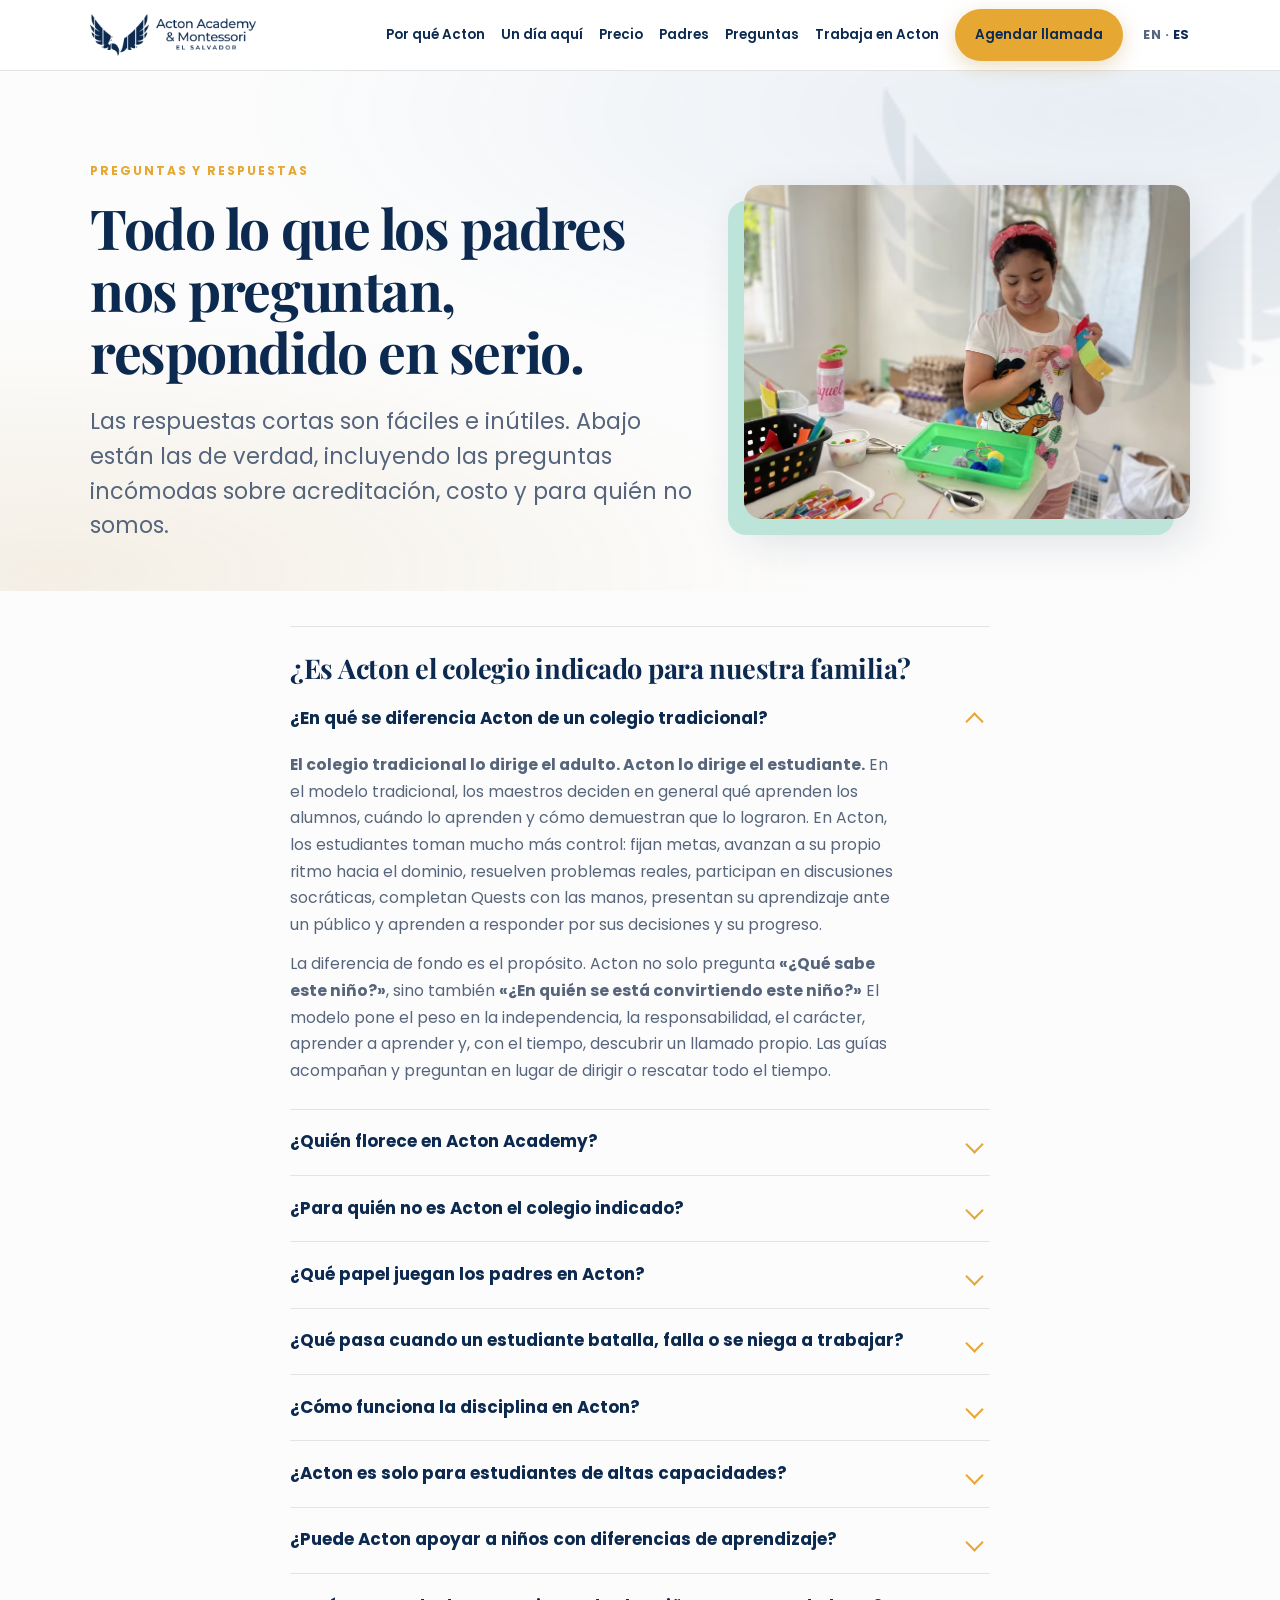
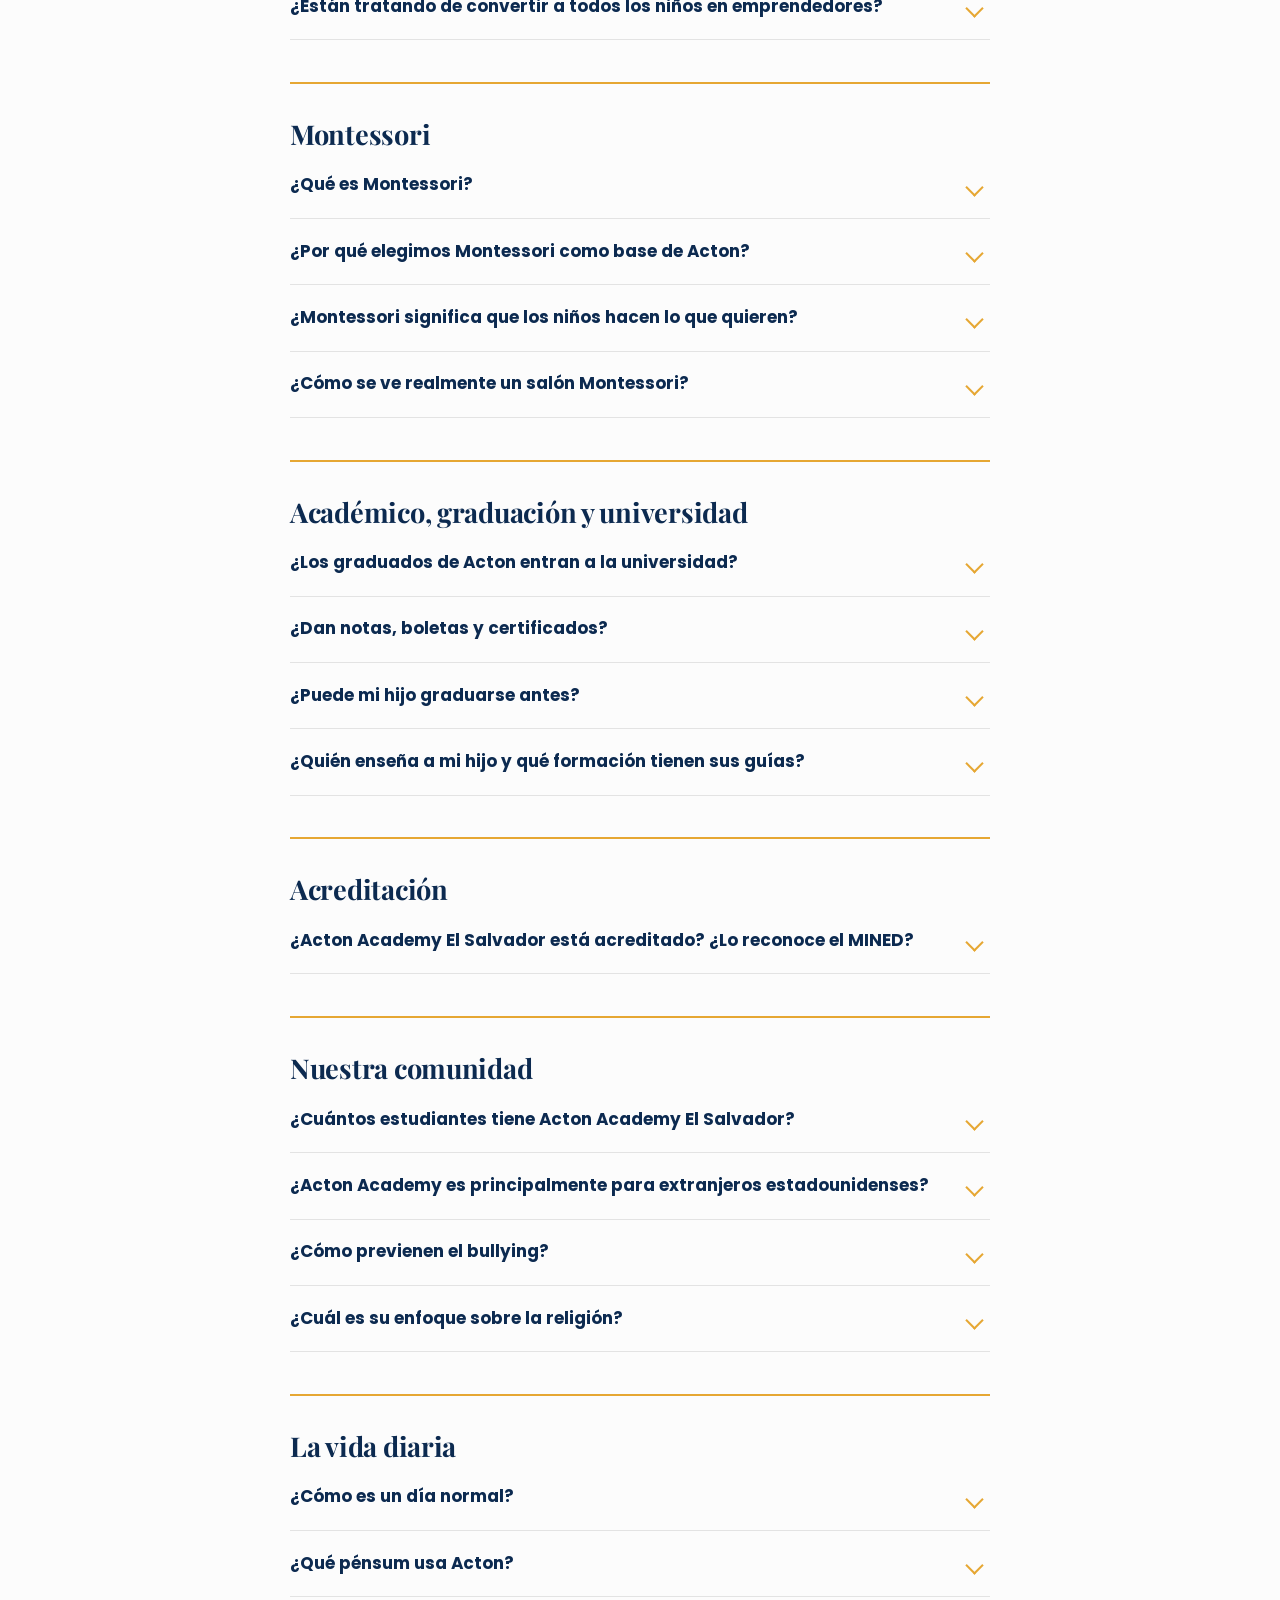
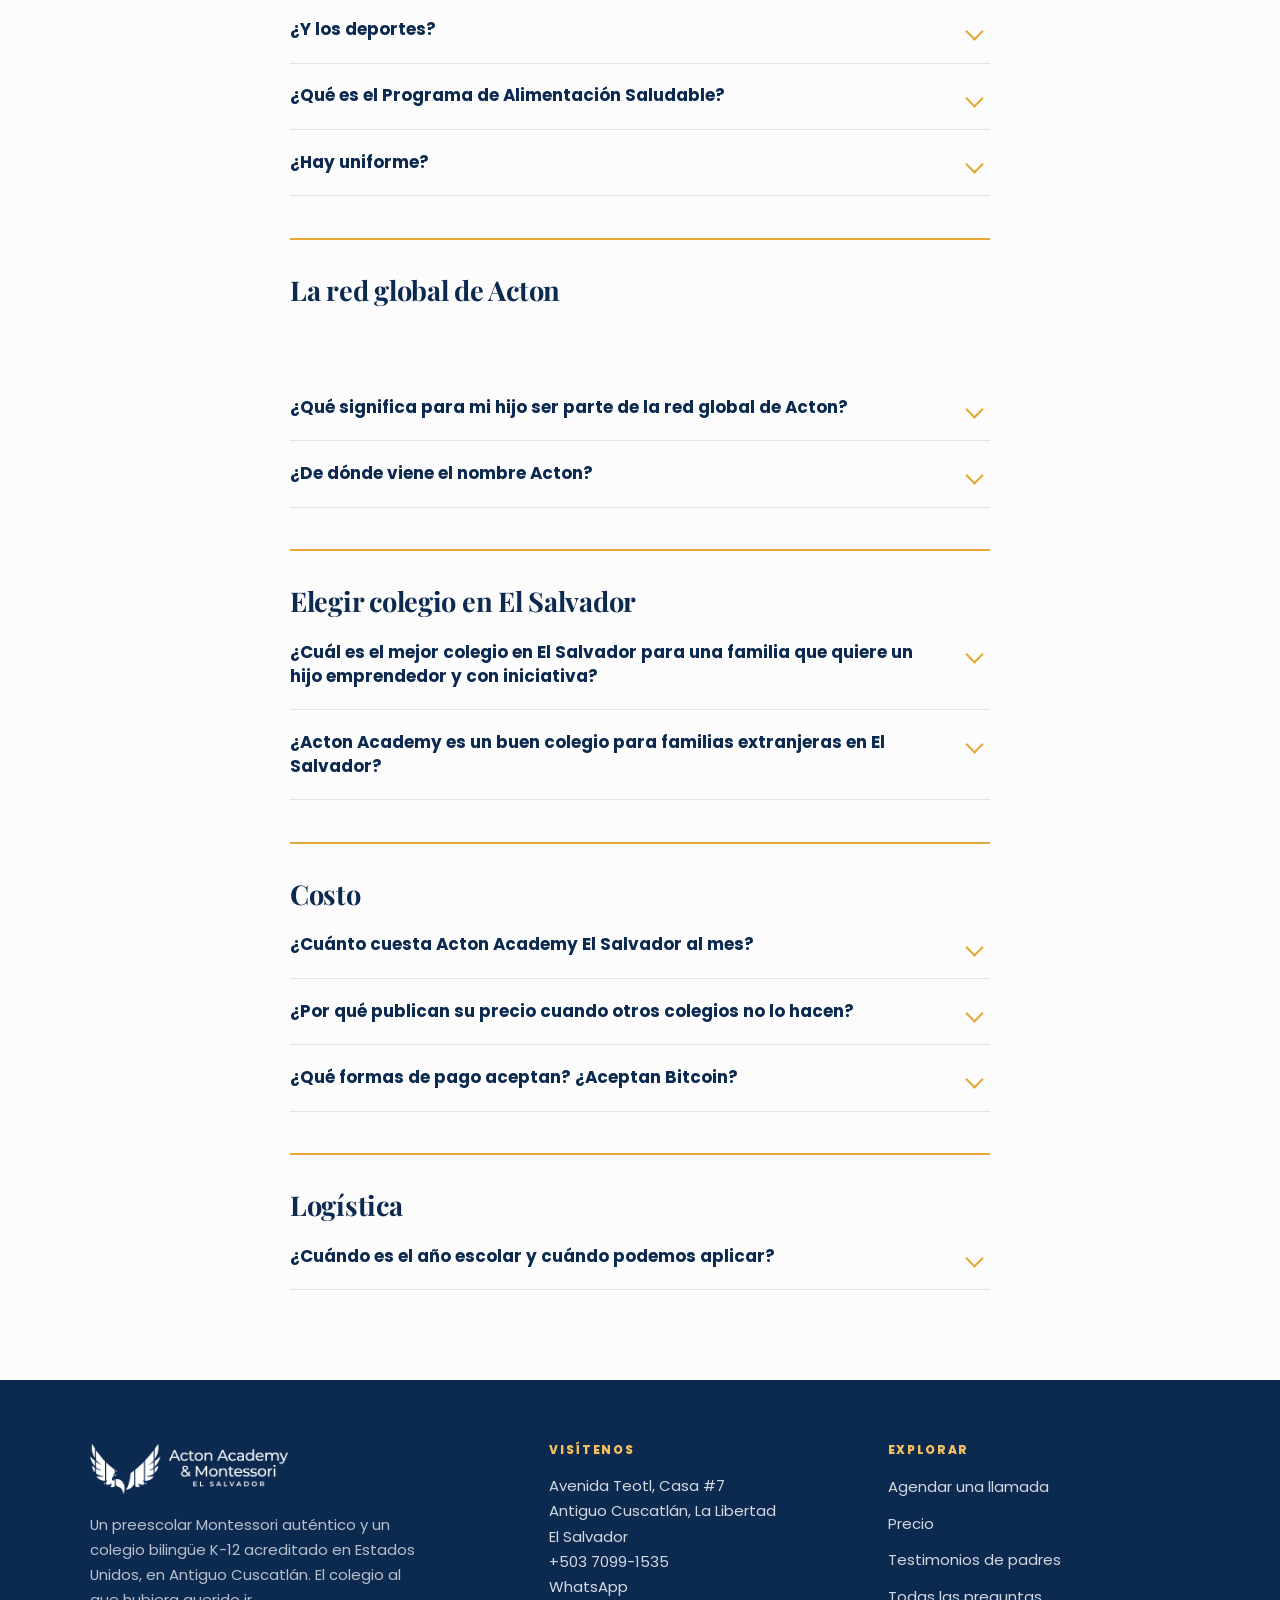
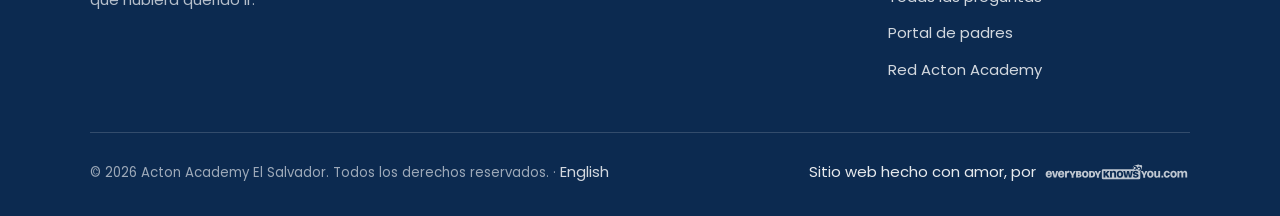
<file: es/faq.html>
<!DOCTYPE html>
<html lang="es">
<head>
<meta charset="UTF-8">
<meta name="viewport" content="width=device-width, initial-scale=1.0">
<title>Preguntas Frecuentes de Acton Academy El Salvador</title>
<meta name="description" content="Cuánto cuesta Acton Academy El Salvador, si está acreditado y para quién no es. Respuestas directas sobre este colegio Montessori y K-12.">
<meta name="keywords" content="Acton Academy El Salvador preguntas, cuánto cuesta colegio privado El Salvador, colegio acreditado El Salvador, homologación MINED, mejor colegio El Salvador emprendedores, colegio bilingüe Antiguo Cuscatlán, Montessori o Acton, colegio para extranjeros El Salvador">

<link rel="canonical" href="https://www.actonacademyelsalvador.com/es/faq.html">
<link rel="alternate" hreflang="en" href="https://www.actonacademyelsalvador.com/faq.html">
<link rel="alternate" hreflang="es" href="https://www.actonacademyelsalvador.com/es/faq.html">
<link rel="alternate" hreflang="es-SV" href="https://www.actonacademyelsalvador.com/es/faq.html">
<link rel="alternate" hreflang="x-default" href="https://www.actonacademyelsalvador.com/faq.html">

<meta property="og:title" content="Preguntas Frecuentes de Acton Academy El Salvador">
<meta property="og:description" content="Costo, acreditación, homologación MINED, bullying, pénsum, deportes y religión. Respuestas directas del colegio.">
<meta property="og:type" content="website">
<meta property="og:url" content="https://www.actonacademyelsalvador.com/es/faq.html">
<meta property="og:image" content="https://www.actonacademyelsalvador.com/assets/images/social-share/social-share-acton-academy-actonacademyelsalvador.com.jpg">
<meta property="og:site_name" content="Acton Academy El Salvador">
<meta property="og:locale" content="es_SV">
<meta property="og:locale:alternate" content="en_US">
<meta name="twitter:card" content="summary_large_image">
<meta name="twitter:title" content="Preguntas Frecuentes de Acton Academy El Salvador">
<meta name="twitter:description" content="Costo, acreditación, homologación MINED, bullying, pénsum, deportes y religión. Respuestas directas del colegio.">
<meta name="twitter:image" content="https://www.actonacademyelsalvador.com/assets/images/social-share/social-share-acton-academy-actonacademyelsalvador.com.jpg">

<meta name="robots" content="index, follow, max-image-preview:large, max-snippet:-1">
<meta name="author" content="Acton Academy El Salvador">
<meta name="theme-color" content="#0C2A50">
<meta name="geo.region" content="SV">
<meta name="geo.placename" content="Antiguo Cuscatlán, La Libertad, El Salvador">

<link rel="icon" href="../favicon.ico" sizes="any">
<link rel="icon" type="image/png" sizes="32x32" href="../favicon-32x32.png">
<link rel="icon" type="image/png" sizes="16x16" href="../favicon-16x16.png">
<link rel="apple-touch-icon" sizes="180x180" href="../apple-touch-icon.png">
<link rel="manifest" href="../site.webmanifest">

<link rel="preconnect" href="https://fonts.googleapis.com">
<link rel="preconnect" href="https://fonts.gstatic.com" crossorigin>
<link rel="preload" as="style" href="https://fonts.googleapis.com/css2?family=Playfair+Display:ital,wght@0,400..900;1,400..900&family=Poppins:wght@300;400;500;600;700&display=swap">
<link rel="stylesheet" href="https://fonts.googleapis.com/css2?family=Playfair+Display:ital,wght@0,400..900;1,400..900&family=Poppins:wght@300;400;500;600;700&display=swap" media="print" onload="this.media='all'">
<noscript><link rel="stylesheet" href="https://fonts.googleapis.com/css2?family=Playfair+Display:ital,wght@0,400..900;1,400..900&family=Poppins:wght@300;400;500;600;700&display=swap"></noscript>

<link rel="stylesheet" href="../assets/css/tokens.css">
<link rel="stylesheet" href="../assets/css/styles.css">
</head>
<body>
<a class="skip" href="#main">Ir al contenido</a>

<header class="site-header">
  <div class="wrap header-inner">
    <a class="brand" href="index.html">
      <img class="brand-logo" src="../assets/images/logos/logo-horizontal-navy-acton-academy-actonacademyelsalvador.com.png" alt="Acton Academy y Montessori El Salvador" width="900" height="228">
    </a>
    <button class="nav-toggle" type="button" aria-expanded="false" aria-controls="primary-nav" aria-label="Abrir men&uacute;">
      <svg viewBox="0 0 24 24" fill="none" stroke="currentColor" stroke-width="2" aria-hidden="true"><path d="M3 6h18M3 12h18M3 18h18"/></svg>
    </button>
    <nav class="nav" id="primary-nav" aria-label="Principal">
      <a href="index.html#different">Por qu&eacute; Acton</a>
      <a href="index.html#day">Un d&iacute;a aqu&iacute;</a>
      <a href="index.html#pricing">Precio</a>
      <a href="testimonios.html">Padres</a>
      <a href="faq.html">Preguntas</a>
      <a href="trabaja-en-acton.html">Trabaja en Acton</a>
      <a class="btn btn-primary" href="https://share.hsforms.com/2h3skzeE0QYiYAQn0uWO0YQe5xzt" target="_blank" rel="noopener">Agendar llamada</a>
    </nav>
    <div class="lang"><a href="../faq.html" hreflang="en">EN</a> &middot; <span class="active">ES</span></div>
  </div>
</header>

<main id="main">

  <section class="hero" style="padding-bottom:clamp(2rem,4vw,3rem)">
    <div class="wrap pagehero">
      <div>
      <p class="eyebrow">Preguntas y respuestas</p>
      <h1>Todo lo que los padres nos preguntan, respondido en serio.</h1>
      <p class="lede">Las respuestas cortas son f&aacute;ciles e in&uacute;tiles. Abajo est&aacute;n las de verdad, incluyendo las preguntas inc&oacute;modas sobre acreditaci&oacute;n, costo y para qui&eacute;n no somos.</p>
      </div>
      <div class="shot reveal"><img src="../assets/images/gallery/faq-making-and-materials-acton-academy-actonacademyelsalvador.com.webp" alt="Una estudiante de Acton Academy El Salvador trabajando con materiales reales a su propio ritmo" fetchpriority="high" decoding="async" width="900" height="675"></div>
    </div>
  </section>

  <section style="padding-top:0">
    <div class="wrap narrow">
      <div class="faq-list">
        <h2 class="faq-cat">&iquest;Es Acton el colegio indicado para nuestra familia?</h2>
        <details class="faq-item reveal" open>
          <summary><h3>&iquest;En qu&eacute; se diferencia Acton de un colegio tradicional?</h3></summary>
          <div class="answer">
            <p><strong>El colegio tradicional lo dirige el adulto. Acton lo dirige el estudiante.</strong> En el modelo tradicional, los maestros deciden en general qu&eacute; aprenden los alumnos, cu&aacute;ndo lo aprenden y c&oacute;mo demuestran que lo lograron. En Acton, los estudiantes toman mucho m&aacute;s control: fijan metas, avanzan a su propio ritmo hacia el dominio, resuelven problemas reales, participan en discusiones socr&aacute;ticas, completan Quests con las manos, presentan su aprendizaje ante un p&uacute;blico y aprenden a responder por sus decisiones y su progreso.</p>
            <p>La diferencia de fondo es el prop&oacute;sito. Acton no solo pregunta <strong>&laquo;&iquest;Qu&eacute; sabe este ni&ntilde;o?&raquo;</strong>, sino tambi&eacute;n <strong>&laquo;&iquest;En qui&eacute;n se est&aacute; convirtiendo este ni&ntilde;o?&raquo;</strong> El modelo pone el peso en la independencia, la responsabilidad, el car&aacute;cter, aprender a aprender y, con el tiempo, descubrir un llamado propio. Las gu&iacute;as acompa&ntilde;an y preguntan en lugar de dirigir o rescatar todo el tiempo.</p>
          </div>
        </details>
        <details class="faq-item reveal">
          <summary><h3>&iquest;Qui&eacute;n florece en Acton Academy?</h3></summary>
          <div class="answer">
            <h4>Ni&ntilde;os que florecen</h4>
            <ul>
              <li>Muestran curiosidad, iniciativa e independencia</li>
              <li>Quieren retos reales y esperan consecuencias reales</li>
              <li>Prefieren el trabajo con las manos, los proyectos y resolver problemas</li>
              <li>Tienen mucha iniciativa y entusiasmo</li>
              <li>Anhelan autonom&iacute;a y quieren dirigir activamente su propio aprendizaje</li>
              <li>Se aburren y se desesperan cuando les toca ser pasivos</li>
            </ul>
            <h4>Familias que florecen</h4>
            <ul>
              <li>Practican una crianza con autoridad, mucho amor y l&iacute;mites claros</li>
              <li>Creen que los ni&ntilde;os se fortalecen con la responsabilidad y el reto</li>
              <li>Valoran la perseverancia, la curiosidad y la mentalidad de crecimiento</li>
              <li>Creen que los ni&ntilde;os son antifr&aacute;giles</li>
              <li>Prefieren las consecuencias naturales al control minucioso del adulto</li>
              <li>Aprecian los l&iacute;mites claros y las expectativas altas</li>
              <li>Les interesa m&aacute;s el car&aacute;cter y la responsabilidad real que el estatus y la pertenencia</li>
              <li>Reconocen que cada vez hay m&aacute;s caminos despu&eacute;s del colegio</li>
              <li>Tienen una mentalidad heroica</li>
            </ul>
            <h4>Acton no es la mejor opci&oacute;n para familias que</h4>
            <ul>
              <li>Practican una crianza autoritaria, permisiva, sobreprotectora o negligente</li>
              <li>Prefieren una instrucci&oacute;n muy estructurada, dirigida por el adulto y con resultados est&aacute;ndar</li>
              <li>Necesitan reportes diarios, comunicaci&oacute;n constante o mucha intervenci&oacute;n del maestro</li>
              <li>Esperan notas, ritmos y p&eacute;nsum tradicionales impuestos desde arriba</li>
              <li>Quieren que los adultos resuelvan los conflictos o motiven a sus hijos</li>
              <li>Se sienten inc&oacute;modas con la autonom&iacute;a, el riesgo o las consecuencias naturales</li>
              <li>Buscan excepciones, atajos o trato especial</li>
              <li>Necesitan instrucci&oacute;n uno a uno, refuerzo extra o manejo conductual</li>
              <li>Tienen mentalidad de v&iacute;ctima o culpan a otros de sus problemas</li>
            </ul>
            <p><strong>Si no est&aacute; seguro de que su hijo florecer&iacute;a aqu&iacute;, agende una llamada con nosotros. Podemos hablar espec&iacute;ficamente de la personalidad de su hijo, sus fortalezas, sus retos, su forma de aprender y lo que necesita de un colegio.</strong></p>
          </div>
        </details>
        <details class="faq-item reveal">
          <summary><h3>&iquest;Para qui&eacute;n no es Acton el colegio indicado?</h3></summary>
          <div class="answer">
            <p>Acton no es para todas las familias.</p>
            <p>Si usted quiere un maestro dirigiendo cada hora, asignando el mismo trabajo a todos los ni&ntilde;os, administrando de cerca la motivaci&oacute;n y meti&eacute;ndose en cada conflicto, probablemente estar&aacute; m&aacute;s c&oacute;modo en otro lugar.</p>
            <p>Tampoco somos buena opci&oacute;n para familias que piden una excepci&oacute;n cada vez que su hijo se siente inc&oacute;modo o enfrenta una consecuencia.</p>
            <p>En Acton los ni&ntilde;os olvidan cosas. No cumplen metas. Discrepan. A veces fallan. No tratamos esos momentos como emergencias. <strong>Esos momentos son parte de la educaci&oacute;n.</strong></p>
            <p>Estamos formando j&oacute;venes capaces de funcionar sin alguien parado encima dici&eacute;ndoles exactamente qu&eacute; hacer. Ese resultado requiere a&ntilde;os de pr&aacute;ctica y no se domina f&aacute;cilmente.</p>
          </div>
        </details>
        <details class="faq-item reveal">
          <summary><h3>&iquest;Qu&eacute; papel juegan los padres en Acton?</h3></summary>
          <div class="answer">
            <p>Uno grande. Pero su trabajo no es convertirse en el segundo maestro de su hijo.</p>
            <p>Su trabajo es ayudarlo a convertirse en alguien capaz de manejar su propio trabajo, resolver problemas, cumplir compromisos y recuperarse de sus errores. A veces eso significa hacer preguntas en lugar de resolver el problema.</p>
            <p>Es posible que escuche: <strong>&laquo;Se me olvid&oacute;.&raquo; &laquo;No lo termin&eacute;.&raquo; &laquo;Alguien fue injusto.&raquo; &laquo;No quiero.&raquo;</strong></p>
            <p>Esas frases no exigen autom&aacute;ticamente que intervenga un adulto. A veces el ni&ntilde;o necesita pensar, decidir, reparar, planificar o actuar. Ese es justamente el m&uacute;sculo que queremos construir.</p>
          </div>
        </details>
        <details class="faq-item reveal">
          <summary><h3>&iquest;Qu&eacute; pasa cuando un estudiante batalla, falla o se niega a trabajar?</h3></summary>
          <div class="answer">
            <p>Primero averiguamos qu&eacute; est&aacute; pasando en realidad. &iquest;El trabajo es muy dif&iacute;cil? &iquest;Muy f&aacute;cil? &iquest;Est&aacute; confundido? &iquest;Distra&iacute;do? &iquest;Evitando la incomodidad? &iquest;Probando un l&iacute;mite?</p>
            <p>Luego respondemos. Una gu&iacute;a puede hacer preguntas, ayudar a desglosar una meta, se&ntilde;alar un recurso o usar los sistemas y consecuencias que ya existen en el estudio.</p>
            <p>Pero por lo general no vamos a perseguir a un estudiante todo el d&iacute;a para que le importe. Tarde o temprano, todo joven tiene que aprender que las decisiones producen resultados.</p>
            <p>En Acton, fallar no es motivo de verg&uuml;enza. <strong>Es informaci&oacute;n.</strong> &iquest;Qu&eacute; pas&oacute;? &iquest;Qu&eacute; aprendiste? &iquest;Qu&eacute; vas a hacer distinto la pr&oacute;xima vez?</p>
          </div>
        </details>
        <details class="faq-item reveal">
          <summary><h3>&iquest;C&oacute;mo funciona la disciplina en Acton?</h3></summary>
          <div class="answer">
            <p>Hay reglas. Hay consecuencias. Y hay menos vigilancia de adultos.</p>
            <p>Los estudiantes ayudan a crear los acuerdos de su estudio y se espera que los sostengan. Si alguien interrumpe repetidamente, da&ntilde;a la confianza, rechaza responsabilidades o rompe los acuerdos de la comunidad, hay consecuencias.</p>
            <p>Si la conducta llega al punto de impedir que los dem&aacute;s aprendan con seguridad y productividad, los adultos intervienen.</p>
            <p>La distinci&oacute;n importante es esta: <strong>dirigido por el estudiante no significa controlado por el ni&ntilde;o.</strong> Significa que se les da responsabilidad real y se espera que crezcan hacia ella.</p>
            <p>Libertad sin responsabilidad es caos. Libertad con responsabilidad es preparaci&oacute;n para la vida adulta.</p>
          </div>
        </details>
        <details class="faq-item reveal">
          <summary><h3>&iquest;Acton es solo para estudiantes de altas capacidades?</h3></summary>
          <div class="answer">
            <p>Acton Academy puede ser un gran lugar para los estudiantes que se sienten aburridos, limitados o sin reto en el colegio tradicional. &iquest;Por qu&eacute;? Porque en Acton Academy <strong>no hay l&iacute;mite de velocidad</strong>. Nuestros estudiantes avanzan a su propio ritmo y completan grados cuando demuestran dominio, no solo al final del a&ntilde;o escolar.</p>
            <p>Los colegios tradicionales est&aacute;n dise&ntilde;ados para el alumno &laquo;promedio&raquo;, lo que deja a algunos aburridos, a otros perdidos y a unos pocos justo a tiempo. Por ejemplo, un ni&ntilde;o puede entender matem&aacute;tica muy r&aacute;pido y aun as&iacute; necesitar m&aacute;s tiempo y atenci&oacute;n en escritura. Otro puede ser acad&eacute;micamente promedio pero inusualmente creativo, emprendedor, h&aacute;bil con las manos o fuerte en liderazgo.</p>
            <p>Acton resuelve ese reto personalizando el camino de cada ni&ntilde;o y dejando que avance a su propio ritmo.</p>
            <p><em>Tome en cuenta que tenemos un convenio con la Fundaci&oacute;n para Ni&ntilde;os de Altas Capacidades en El Salvador. Si su hijo fue evaluado y designado como estudiante de altas capacidades y usted est&aacute; afiliado a esta Fundaci&oacute;n, podr&iacute;a calificar para una beca por m&eacute;rito en Acton Academy.</em></p>
          </div>
        </details>
        <details class="faq-item reveal">
          <summary><h3>&iquest;Puede Acton apoyar a ni&ntilde;os con diferencias de aprendizaje?</h3></summary>
          <div class="answer">
            <p>Acton Academy no ofrece servicios de educaci&oacute;n especializada.</p>
            <p>Acton es un ambiente muy independiente, dirigido por el estudiante, y no estamos equipados para dar el nivel de apoyo individual que algunos ni&ntilde;os necesitan.</p>
            <p>Algunos estudiantes con d&eacute;ficit de atenci&oacute;n, TDAH, dislexia, altas capacidades o habilidades acad&eacute;micas desparejas pueden irles muy bien en Acton, porque avanzan a su propio ritmo, tienen m&aacute;s libertad para moverse y m&aacute;s autonom&iacute;a.</p>
            <p>Si no est&aacute; seguro de que su hijo florecer&iacute;a en Acton, agende una llamada con nuestra directora. Vamos a escuchar y observar con cuidado para determinar si Acton podr&iacute;a ser una gran opci&oacute;n para su familia.</p>
          </div>
        </details>
        <details class="faq-item reveal">
          <summary><h3>&iquest;Est&aacute;n tratando de convertir a todos los ni&ntilde;os en emprendedores?</h3></summary>
          <div class="answer">
            <p>No. Estamos desarrollando las cualidades que un emprendedor necesita.</p>
            <p>No todos van a fundar una empresa. Algunos ser&aacute;n ingenieros, m&eacute;dicos, artistas, investigadores, ejecutivos, dise&ntilde;adores, maestros, o elegir&aacute;n caminos que todav&iacute;a no existen.</p>
            <p>Pero casi todo camino adulto con sentido premia las mismas cualidades: <strong>iniciativa, criterio, resoluci&oacute;n de problemas, comunicaci&oacute;n, adaptabilidad y la capacidad de crear valor.</strong></p>
            <p>La educaci&oacute;n tradicional suele ense&ntilde;ar a preguntar: <strong>&laquo;&iquest;Qu&eacute; tengo que hacer para sacar la nota?&raquo;</strong> Nosotros queremos que pregunten cada vez m&aacute;s: <strong>&laquo;&iquest;Qu&eacute; hay que hacer y c&oacute;mo lo logro?&raquo;</strong></p>
            <p>Esa mentalidad importa igual si usted es due&ntilde;o de la empresa o trabaja dentro de ella.</p>
          </div>
        </details>

        <h2 class="faq-cat">Montessori</h2>
        <details class="faq-item reveal">
          <summary><h3>&iquest;Qu&eacute; es Montessori?</h3></summary>
          <div class="answer">
            <p>La educaci&oacute;n Montessori fue desarrollada hace m&aacute;s de un siglo por la <strong>Dra. Maria Montessori, una de las primeras m&eacute;dicas de Italia</strong>. No parti&oacute; de una teor&iacute;a sobre c&oacute;mo deber&iacute;an aprender los ni&ntilde;os. Parti&oacute; de observar con cuidado c&oacute;mo se desarrollan en realidad.</p>
            <p>De ese trabajo naci&oacute; un m&eacute;todo educativo completo construido alrededor de <strong>materiales concretos, independencia, movimiento, concentraci&oacute;n, orden y un profundo respeto por el ni&ntilde;o.</strong></p>
            <p>Los materiales Montessori ayudan a entender ideas complejas de forma concreta antes de pasar a lo abstracto. En matem&aacute;tica, lenguaje, ciencia, geograf&iacute;a y otras &aacute;reas, los ni&ntilde;os manipulan, exploran, repiten y descubren los conceptos en lugar de solo memorizarlos.</p>
            <p>Montessori tambi&eacute;n pone mucho &eacute;nfasis en la <strong>Vida Pr&aacute;ctica</strong>. Los ni&ntilde;os preparan comida, sirven agua, limpian, ordenan, se visten solos, cuidan los materiales y aportan al sal&oacute;n. El mensaje es simple: <strong>eres capaz.</strong></p>
            <p>Hay tambi&eacute;n un fuerte &eacute;nfasis en la <strong>Gracia y Cortes&iacute;a</strong>: c&oacute;mo saludar, esperar su turno, hablar con respeto, cuidar los espacios compartidos y convivir bien con los dem&aacute;s.</p>
            <p>Todo esto ocurre en un ambiente cuidadosamente preparado, guiado por adultos que observan de cerca, respetan profundamente al ni&ntilde;o e introducen el reto correcto en el momento correcto.</p>
            <p>El resultado es una educaci&oacute;n dise&ntilde;ada para desarrollar <strong>un intelecto fuerte sin sacrificar la curiosidad, la creatividad, la independencia ni la individualidad.</strong> Entre los exalumnos Montessori hay innovadores como los fundadores de Google, Larry Page y Sergey Brin, el fundador de Amazon, Jeff Bezos, y el fundador de Wikipedia, Jimmy Wales.</p>
            <p>Para los ni&ntilde;os peque&ntilde;os, creemos que es una de las bases m&aacute;s s&oacute;lidas que existen.</p>
          </div>
        </details>
        <details class="faq-item reveal">
          <summary><h3>&iquest;Por qu&eacute; elegimos Montessori como base de Acton?</h3></summary>
          <div class="answer">
            <p>Porque Acton fue construido para continuar muchos de los principios centrales de Montessori en la edad escolar.</p>
            <p>Los fundadores originales de Acton buscaban un modelo que preservara lo que Montessori hace tan bien: <strong>aprendizaje con las manos, responsabilidad pr&aacute;ctica, gracia y cortes&iacute;a, un ambiente preparado, avance acad&eacute;mico al propio ritmo y ni&ntilde;os due&ntilde;os de su trabajo.</strong></p>
            <p>Acton lleva esos principios adelante y agrega herramientas que se vuelven especialmente poderosas conforme el ni&ntilde;o crece: <strong>di&aacute;logo socr&aacute;tico, tecnolog&iacute;a moderna, emprendimiento, proyectos colaborativos y retos del mundo real.</strong></p>
            <p>Por eso los ni&ntilde;os con formaci&oacute;n Montessori suelen arrancar muy bien en Acton. Ya saben elegir trabajo con prop&oacute;sito, manejarse solos, cuidar una comunidad y aprender sin esperar que un adulto dirija cada paso. No tienen que desaprender la pasividad.</p>
          </div>
        </details>
        <details class="faq-item reveal">
          <summary><h3>&iquest;Montessori significa que los ni&ntilde;os hacen lo que quieren?</h3></summary>
          <div class="answer">
            <p>No. Montessori da <strong>libertad dentro de l&iacute;mites claros</strong>.</p>
            <p>Un ni&ntilde;o puede elegir trabajo con sentido, moverse por el sal&oacute;n, repetir una actividad, trabajar solo y seguir sus intereses. Pero esa libertad depende de usarla con responsabilidad.</p>
            <p>Los ni&ntilde;os no pueden interrumpir a los dem&aacute;s, usar mal los materiales, da&ntilde;ar el ambiente ni impedir que la comunidad funcione. Si un ni&ntilde;o todav&iacute;a no maneja bien cierta libertad, esa libertad se reduce hasta que est&eacute; listo de nuevo.</p>
            <p>As&iacute; que Montessori no es permisivo. Ense&ntilde;a a desarrollar <strong>autocontrol, respeto por los dem&aacute;s y responsabilidad por las propias decisiones</strong>.</p>
            <p>La meta no es <strong>&laquo;haz lo que quieras&raquo;</strong>. La meta es <strong>&laquo;aprende a usar bien la libertad&raquo;</strong>.</p>
          </div>
        </details>
        <details class="faq-item reveal">
          <summary><h3>&iquest;C&oacute;mo se ve realmente un sal&oacute;n Montessori?</h3></summary>
          <div class="answer">
            <p>Un sal&oacute;n Montessori suele verse tranquilo, ordenado y con prop&oacute;sito. No ver&aacute; a todos los ni&ntilde;os haciendo lo mismo al mismo tiempo.</p>
            <p>Un ni&ntilde;o puede estar trabajando con materiales de matem&aacute;tica, otro practicando lenguaje, otro preparando comida y otro recibiendo una lecci&oacute;n de una gu&iacute;a.</p>
            <p>Algunas cosas saltan a la vista de inmediato. Los materiales est&aacute;n ordenados a la altura del ni&ntilde;o. Los muebles y las herramientas son de su tama&ntilde;o. El sal&oacute;n es ordenado y visualmente calmado. Casi siempre hay materiales naturales y plantas vivas. La gu&iacute;a no es el centro del sal&oacute;n. Los ni&ntilde;os trabajan en cosas distintas al mismo tiempo. El ambiente es activo pero concentrado.</p>
            <p>Un buen sal&oacute;n Montessori se siente como una <strong>colmena</strong>: movimiento silencioso, concentraci&oacute;n, trabajo con prop&oacute;sito. El ambiente mismo ense&ntilde;a independencia, orden, concentraci&oacute;n y respeto.</p>
          </div>
        </details>

        <h2 class="faq-cat">Acad&eacute;mico, graduaci&oacute;n y universidad</h2>
        <details class="faq-item reveal">
          <summary><h3>&iquest;Los graduados de Acton entran a la universidad?</h3></summary>
          <div class="answer">
            <p>S&iacute;.</p>
            <p>Acton Academy El Salvador gradu&oacute; a su primer estudiante en junio de 2026. Empez&oacute; con nosotros a los ocho a&ntilde;os, hizo pasant&iacute;as con un ortopeda, un neur&oacute;logo, un neonat&oacute;logo y un dermat&oacute;logo, y hoy estudia medicina en la <strong>Universidad Dr. Jos&eacute; Mat&iacute;as Delgado</strong>, en El Salvador. Y es el primero de muchos.</p>
            <p>En toda la red global de Acton, los graduados han seguido a universidades, al emprendimiento, a carreras creativas, a pasant&iacute;as y al trabajo profesional. Han sido aceptados en universidades como Vanderbilt, Georgia Tech, UT Austin, Rice, la Universidad de Chicago, Notre Dame, Cornell y la Ross School of Business de la Universidad de M&iacute;chigan, entre otras.</p>
            <p>Algunos convirtieron una pasant&iacute;a en un empleo. Otros construyeron empresas, desarrollaron patentes o hicieron carrera en medios y tecnolog&iacute;a.</p>
            <p>Nuestra meta no es empujar a todos hacia una sola definici&oacute;n de &eacute;xito. <strong>La universidad est&aacute; absolutamente disponible para los estudiantes de Acton. Simplemente no es el &uacute;nico resultado exitoso.</strong></p>
          </div>
        </details>
        <details class="faq-item reveal">
          <summary><h3>&iquest;Dan notas, boletas y certificados?</h3></summary>
          <div class="answer">
            <p>S&iacute;. Entregamos <strong>notas, boletas, certificados oficiales y registros de graduaci&oacute;n</strong>.</p>
            <p>La diferencia es que en Acton nos importa menos terminar el a&ntilde;o escolar y m&aacute;s si el estudiante realmente domin&oacute; el material.</p>
            <p>En un sistema tradicional, un alumno puede pasar matem&aacute;tica con 7 u 8 y avanzar aunque le falte entre el 20 y el 30 por ciento de los conceptos. Con el tiempo, esos vac&iacute;os se acumulan.</p>
            <p>En Acton, nadie avanza en las habilidades centrales de <strong>lectura, escritura y matem&aacute;tica</strong> hasta demostrar dominio.</p>
            <p>A partir de tercer grado, los estudiantes tambi&eacute;n rinden cada a&ntilde;o una <strong>prueba estandarizada de reconocimiento internacional</strong>, para medir el avance contra una referencia externa. Para la secundaria, muchos ya est&aacute;n alcanzando el techo de esa prueba.</p>
            <p>As&iacute; que s&iacute;, las familias reciben la documentaci&oacute;n tradicional que necesitan. Pero detr&aacute;s de esas notas hay algo m&aacute;s importante: <strong>evidencia de que el estudiante s&iacute; puede hacer el trabajo.</strong></p>
          </div>
        </details>
        <details class="faq-item reveal">
          <summary><h3>&iquest;Puede mi hijo graduarse antes?</h3></summary>
          <div class="answer">
            <p>S&iacute;. En toda la red global de Acton, muchos estudiantes han completado lo acad&eacute;mico b&aacute;sico de secundaria antes de los 18.</p>
            <p>En Acton <strong>no hay l&iacute;mite de velocidad</strong>. Cada quien avanza tan r&aacute;pido como logre dominar el material.</p>
            <p>Una vez completos los requisitos acad&eacute;micos centrales, pueden usar ese tiempo para armar un camino m&aacute;s personalizado hacia lo que quieren hacer despu&eacute;s: una pasant&iacute;a, empezar la universidad antes, lanzar un negocio o trabajo avanzado en un campo que les importa.</p>
            <p>Graduarse antes no es la meta. Pero si un estudiante est&aacute; listo para ir m&aacute;s r&aacute;pido, no lo hacemos esperar solo por su edad.</p>
          </div>
        </details>
        <details class="faq-item reveal">
          <summary><h3>&iquest;Qui&eacute;n ense&ntilde;a a mi hijo y qu&eacute; formaci&oacute;n tienen sus gu&iacute;as?</h3></summary>
          <div class="answer">
            <p>Nuestro colegio fue fundado por <strong>Shannon Falkenstein y Carmen Castro Dardano</strong>, ambas con amplia experiencia en educaci&oacute;n.</p>
            <p>Shannon estudi&oacute; en Emory University, tiene una maestr&iacute;a en educaci&oacute;n de NYU y es gu&iacute;a Montessori certificada. Carmen tiene un t&iacute;tulo en Educaci&oacute;n Inicial, es gu&iacute;a Montessori certificada y Administradora Montessori certificada.</p>
            <p>Cada gu&iacute;a Montessori de nuestro colegio es <strong>gu&iacute;a Montessori certificada</strong>, con formaci&oacute;n Montessori formal y experiencia de aula.</p>
            <p>En Acton, nuestras gu&iacute;as tienen <strong>t&iacute;tulos universitarios en educaci&oacute;n o campos afines</strong>, a&ntilde;os de experiencia trabajando con j&oacute;venes y formaci&oacute;n de la red Acton como gu&iacute;as socr&aacute;ticas.</p>
            <p>Nuestro equipo est&aacute; formado espec&iacute;ficamente para el tipo de educaci&oacute;n que damos: <strong>Montessori, di&aacute;logo socr&aacute;tico, educaci&oacute;n dirigida por el estudiante y acompa&ntilde;amiento hacia la independencia.</strong></p>
          </div>
        </details>

        <h2 class="faq-cat">Acreditaci&oacute;n</h2>
        <details class="faq-item reveal">
          <summary><h3>&iquest;Acton Academy El Salvador est&aacute; acreditado? &iquest;Lo reconoce el MINED?</h3></summary>
          <div class="answer">
            <p>Acton Academy El Salvador est&aacute; <strong>acreditado en Estados Unidos por la International Association of Learner Driven Schools (IALDS)</strong> y es miembro pleno de la Red Global de Afiliados de Acton Academy.</p>
            <p><strong>No estamos acreditados directamente por el MINED en El Salvador.</strong></p>
            <p>Acton Academy El Salvador emite <strong>notas, boletas, expedientes acad&eacute;micos, certificados de grado completado, constancias de conducta y constancias de solvencia</strong> oficiales.</p>
            <p>Las familias que necesitan el reconocimiento oficial del MINED pueden usar esos registros para obtener documentaci&oacute;n apostillada desde Estados Unidos y con ella completar el proceso de homologaci&oacute;n en El Salvador bajo el Convenio de La Haya. Tenemos experiencia con <strong>West River Academy</strong> y la recomendamos para ese proceso. Al graduarse, las familias tambi&eacute;n pueden solicitar un diploma de bachillerato y un expediente acad&eacute;mico estadounidenses apostillados a trav&eacute;s de un colegio afiliado a Acton en Georgia, Estados Unidos, para que su graduado pueda entrar a la universidad en El Salvador o en cualquier parte del mundo.</p>
            <p>Nuestro primer graduado est&aacute; estudiando medicina en El Salvador, y hemos tenido estudiantes que se trasladaron de Acton Academy El Salvador a colegios locales e internacionales en todo el mundo, sin dificultad.</p>
          </div>
        </details>

        <h2 class="faq-cat">Nuestra comunidad</h2>
        <details class="faq-item reveal">
          <summary><h3>&iquest;Cu&aacute;ntos estudiantes tiene Acton Academy El Salvador?</h3></summary>
          <div class="answer">
            <p>Actualmente atendemos a aproximadamente <strong>70 estudiantes</strong>, desde la primera infancia hasta la secundaria.</p>
            <p>Somos una comunidad peque&ntilde;a y cercana, donde cada ni&ntilde;o es profundamente conocido por los adultos y por sus compa&ntilde;eros. Los estudiantes de distintas edades conviven a menudo, los mayores ayudan a los menores y cada ni&ntilde;o cumple un papel real en la vida del colegio.</p>
            <p>El resultado se siente menos como una instituci&oacute;n grande y m&aacute;s como una comunidad donde <strong>cada estudiante importa</strong>. Como los estudios son peque&ntilde;os y muy personalizados, los ni&ntilde;os no son uno entre cientos. Se notan sus fortalezas, sus retos, sus intereses, sus metas y su crecimiento.</p>
            <p>Al mismo tiempo, son parte de algo mucho m&aacute;s grande: la red global de Acton. As&iacute; que tienen las dos cosas: <strong>una comunidad local profundamente personal y acceso a una red global de oportunidades.</strong></p>
          </div>
        </details>
        <details class="faq-item reveal">
          <summary><h3>&iquest;Acton Academy es principalmente para extranjeros estadounidenses?</h3></summary>
          <div class="answer">
            <p>No. Alrededor del <strong>95 por ciento de nuestras familias son salvadore&ntilde;as</strong>.</p>
            <p>Tambi&eacute;n atendemos familias internacionales, incluyendo un peque&ntilde;o n&uacute;mero de familias de embajada, pero Acton Academy El Salvador es principalmente un colegio salvadore&ntilde;o.</p>
            <p>Nuestro programa es totalmente biling&uuml;e y los estudiantes se gradúan con un alto nivel de ingl&eacute;s en <strong>lectura, escritura, habla y comprensi&oacute;n</strong>. Eso significa que salen con las habilidades ling&uuml;&iacute;sticas para estudiar, trabajar y buscar oportunidades en cualquier parte del mundo.</p>
          </div>
        </details>
        <details class="faq-item reveal">
          <summary><h3>&iquest;C&oacute;mo previenen el bullying?</h3></summary>
          <div class="answer">
            <p>Somos extremadamente cuidadosos con qui&eacute;n entra a nuestra comunidad. Todo aspirante de seis a&ntilde;os en adelante pasa una <strong>Semana de Prueba</strong> completa con nosotros.</p>
            <p>Al final de la semana, nuestros estudiantes votan si invitan al ni&ntilde;o al estudio, seg&uacute;n cuatro cualidades que esperamos de todo estudiante Acton: <strong>intencionalidad, civilidad, energ&iacute;a y excelencia.</strong> El voto tiene que ser un&aacute;nime.</p>
            <p>Si la respuesta queda cerca del s&iacute;, los estudiantes pueden dar retroalimentaci&oacute;n espec&iacute;fica e invitar al ni&ntilde;o a otra Semana de Prueba.</p>
            <p>Una vez inscrita, cada familia acepta nuestro <strong>C&oacute;digo de Honor</strong>. Esperamos que los estudiantes traten a los dem&aacute;s con respeto, aporten a la comunidad y protejan el ambiente de aprendizaje.</p>
            <p>Cuando un estudiante muestra un patr&oacute;n repetido de incumplir ese acuerdo, actuamos. Hemos pedido a estudiantes que dejen el colegio cuando su conducta ya no era compatible con la comunidad.</p>
            <p>El resultado es un colegio con <strong>est&aacute;ndares altos para quien entra y est&aacute;ndares altos para quien se queda.</strong></p>
            <div class="shot"><img src="../assets/images/gallery/faq-studio-circle-of-feet-acton-academy-actonacademyelsalvador.com.webp" alt="Learners sitting in a circle together on the studio floor at Acton Academy El Salvador" loading="lazy" decoding="async" width="900" height="675"></div>
          </div>
        </details>
        <details class="faq-item reveal">
          <summary><h3>&iquest;Cu&aacute;l es su enfoque sobre la religi&oacute;n?</h3></summary>
          <div class="answer">
            <p>Nuestros principios y nuestra educaci&oacute;n tienen ra&iacute;z en los valores judeocristianos, en la filosof&iacute;a y el pensamiento occidental cl&aacute;sico y en el aprecio por la familia como fuerza que da estabilidad a los ni&ntilde;os y a la sociedad.</p>
            <p>Uno de los pilares de esa tradici&oacute;n es la idea de la libertad religiosa, econ&oacute;mica y pol&iacute;tica. De hecho, una de las promesas que le hacemos a su familia es que <em>su hijo desarrollar&aacute; un respeto profundo por las libertades econ&oacute;micas, pol&iacute;ticas y religiosas.</em></p>
            <p>Las familias de cualquier fe, o sin ninguna, son bienvenidas en Acton Academy El Salvador. Nuestro equipo incluye personas de distintas tradiciones de fe y cree en Dios, pero <strong>no ense&ntilde;amos ni promovemos una religi&oacute;n</strong>. La religi&oacute;n aparece en nuestro p&eacute;nsum como un aspecto de la cultura humana que es fundamental para la historia, la literatura, la filosof&iacute;a, la cultura y las conversaciones sobre las grandes preguntas humanas. Tambi&eacute;n creemos que, conforme avanza la tecnolog&iacute;a, la espiritualidad va a persistir como una de nuestras caracter&iacute;sticas m&aacute;s humanas, y por eso vale la pena explorarla y celebrarla.</p>
          </div>
        </details>

        <h2 class="faq-cat">La vida diaria</h2>
        <details class="faq-item reveal">
          <summary><h3>&iquest;C&oacute;mo es un d&iacute;a normal?</h3></summary>
          <div class="answer">
            <h4>Preescolar Montessori</h4>
            <p>Tenemos dos estudios Montessori con horarios ligeramente distintos.</p>
            <ul>
              <li><strong>Comunidad Infantil</strong>, de 14 meses a 3 a&ntilde;os. Medio d&iacute;a de 7:45 a. m. a 11:15 a. m. D&iacute;a completo de 7:45 a. m. a 3 p. m.</li>
              <li><strong>Casa de Ni&ntilde;os</strong>, de 3 a 6 a&ntilde;os. Medio d&iacute;a de 7:45 a. m. a mediod&iacute;a. D&iacute;a completo de 7:45 a. m. a 3 p. m.</li>
            </ul>
            <p>Tome en cuenta que de 5 a&ntilde;os en adelante pedimos el programa de d&iacute;a completo.</p>
            <h4>Acton Academy K-12</h4>
            <p>Las puertas abren a las 8 a. m. Los ni&ntilde;os llegan y tienen juego libre hasta las 8:30. A las 8:30 el estudio se re&uacute;ne en c&iacute;rculo para el <strong>lanzamiento socr&aacute;tico</strong>, donde una gu&iacute;a plantea una pregunta dif&iacute;cil y hay que pensar, discutir y defender una postura.</p>
            <p>La ma&ntilde;ana es de <strong>habilidades centrales</strong>: varias horas de trabajo profundo y autodirigido sobre las metas que cada quien se fij&oacute; el lunes. Despu&eacute;s viene el almuerzo, servido al estilo familiar en platos de verdad.</p>
            <p>La tarde es el <strong>Quest</strong>: un sprint de cuatro a seis semanas con retos cada vez m&aacute;s dif&iacute;ciles que termina en una exhibici&oacute;n p&uacute;blica. Arte, educaci&oacute;n f&iacute;sica, historia y m&uacute;sica tambi&eacute;n corren durante la semana.</p>
            <p>Antes de irse, los estudiantes limpian el estudio: <strong>sus escritorios, los pisos, los ba&ntilde;os y la basura.</strong></p>
            <p>El d&iacute;a est&aacute; dise&ntilde;ado alrededor del trabajo profundo, la responsabilidad real y el reto con sentido.</p>
          </div>
        </details>
        <details class="faq-item reveal">
          <summary><h3>&iquest;Qu&eacute; p&eacute;nsum usa Acton?</h3></summary>
          <div class="answer">
            <p>Nuestro p&eacute;nsum combina <strong>bases Montessori aut&eacute;nticas con un programa acad&eacute;mico estadounidense completo</strong>.</p>
            <p>El preescolar, de 14 meses a los seis a&ntilde;os, usa p&eacute;nsum y materiales Montessori aut&eacute;nticos con gu&iacute;as Montessori certificadas. De k&iacute;nder a segundo grado se contin&uacute;a con bases Montessori en lectura, escritura y matem&aacute;tica.</p>
            <p>De ah&iacute; en adelante, se sigue con el modelo Acton, basado en dominio y dirigido por el estudiante, con herramientas acad&eacute;micas cuidadosamente elegidas, discusiones socr&aacute;ticas, Quests, escritura, proyectos, emprendimiento y retos del mundo real.</p>
            <p>La meta no es simplemente cubrir un p&eacute;nsum. Es lograr que dominen lo acad&eacute;mico central y adem&aacute;s aprendan a <strong>ense&ntilde;arse a s&iacute; mismos, resolver problemas desconocidos y crear valor.</strong></p>
          </div>
        </details>
        <details class="faq-item reveal">
          <summary><h3>&iquest;Y los deportes?</h3></summary>
          <div class="answer">
            <p>No tenemos gimnasio ni cancha de f&uacute;tbol dentro del campus. S&iacute; tenemos equipos.</p>
            <p>Nuestro equipo de escalada entrena en <strong>Move</strong> y compite contra otros colegios. Nuestro equipo de f&uacute;tbol entrena en <strong>Gambeta</strong> y compite en la <strong>Liga Biling&uuml;e</strong>.</p>
            <p>Los entrenamientos ocurren en instalaciones cercanas, no dentro de nuestro campus.</p>
            <p>Si para su familia es muy importante tener grandes instalaciones deportivas en el campus, puede que no seamos el colegio indicado.</p>
            <div class="shot"><img src="../assets/images/gallery/faq-rock-climbing-team-acton-academy-actonacademyelsalvador.com.webp" alt="An Acton Academy El Salvador learner on the climbing wall with the school team" loading="lazy" decoding="async" width="900" height="1600"></div>
          </div>
        </details>
        <details class="faq-item reveal">
          <summary><h3>&iquest;Qu&eacute; es el Programa de Alimentaci&oacute;n Saludable?</h3></summary>
          <div class="answer">
            <p>El Programa de Alimentaci&oacute;n Saludable es parte de la experiencia escolar. Ya est&aacute; incluido en el costo mensual que usted ve en este sitio, as&iacute; que la comida nunca se cobra aparte.</p>
            <p>Lo dise&ntilde;amos a prop&oacute;sito para cumplir tres objetivos:</p>
            <ul>
              <li>Que cada ni&ntilde;o tenga una dieta bien balanceada</li>
              <li>Preparar a nuestros estudiantes para la vida</li>
              <li>Hacerles la vida m&aacute;s f&aacute;cil a los pap&aacute;s</li>
            </ul>
            <p>Servimos dos refrigerios y el almuerzo todos los d&iacute;as. Servimos <strong>comida casera de verdad, saludable</strong>, en platos de verdad, con vasos de vidrio y cubiertos de verdad. Evitamos los alimentos procesados, el az&uacute;car a&ntilde;adida y los empaques desechables tanto como se pueda.</p>
            <p>Cuando a los ni&ntilde;os se les sirve una variedad amplia de comida saludable, desarrollan su paladar y su cerebro al probar distintas texturas y sabores. Tambi&eacute;n aprenden a comer lo que se sirve, lo que los prepara para desenvolverse con gracia en cualquier situaci&oacute;n.</p>
            <p>En Acton, los estudiantes ayudan a poner la mesa, preparar y servir la comida, recoger y vivir las consecuencias naturales del descuido. Por ejemplo, si se cae un plato de cer&aacute;mica, se quiebra. Entonces tienen la oportunidad de aprender y de limpiar, lo que los prepara para la vida real.</p>
            <p>Y la vida es m&aacute;s f&aacute;cil para los pap&aacute;s cuando saben con tranquilidad que sus hijos est&aacute;n comiendo saludable en el colegio.</p>
            <div class="shot"><img src="../assets/images/gallery/faq-healthy-food-program-acton-academy-actonacademyelsalvador.com.webp" alt="El equipo de cocina de Acton Academy El Salvador con el pan casero del d&iacute;a" loading="lazy" decoding="async" width="900" height="675"></div>
          </div>
        </details>
        <details class="faq-item reveal">
          <summary><h3>&iquest;Hay uniforme?</h3></summary>
          <div class="answer">
            <p>No pedimos uniforme, pero s&iacute; pedimos a las familias comprar una camiseta de Acton para celebraciones, eventos y excursiones.</p>
          </div>
        </details>

        <h2 class="faq-cat">La red global de Acton</h2>
        <details class="faq-item reveal">
          <summary><h3>&iquest;Cu&aacute;ntas Acton Academies hay en el mundo?</h3></summary>
          <div class="answer">
            <p>La red Acton Academy tiene <strong>m&aacute;s de 300 colegios en m&aacute;s de 20 pa&iacute;ses</strong> y sigue creciendo.</p>
            <p>Eso significa que nuestros estudiantes son parte de una comunidad global de colegios con la misma filosof&iacute;a central: <strong>educaci&oacute;n dirigida por el estudiante, responsabilidad real, di&aacute;logo socr&aacute;tico, emprendimiento y dominio.</strong></p>
          </div>
        </details>
        <details class="faq-item reveal">
          <summary><h3>&iquest;Qu&eacute; significa para mi hijo ser parte de la red global de Acton?</h3></summary>
          <div class="answer">
            <p>Significa que Acton Academy El Salvador no es un colegio alternativo aislado. Nuestros estudiantes est&aacute;n conectados a una red global de colegios, familias, mentores, emprendedores, pasant&iacute;as, intercambios, cumbres y oportunidades.</p>
            <p>Los graduados de Acton han entrado a universidades selectivas, lanzado empresas, desarrollado patentes, entrado a industrias creativas y convertido pasant&iacute;as en empleos reales.</p>
            <p>Nuestros propios estudiantes han estudiado en otros Acton, han recibido aqu&iacute; en El Salvador a estudiantes internacionales y han participado en eventos globales de Acton. En 2026 fuimos sede de una cumbre internacional de adolescentes con estudiantes de comunidades Acton de <strong>Honduras, Guatemala, Per&uacute;, Kuala Lumpur, Texas y otros lugares</strong>.</p>
            <p>La red les da algo poco com&uacute;n: <strong>un colegio peque&ntilde;o y muy personal en casa, con acceso a un mundo mucho m&aacute;s grande.</strong></p>
          </div>
        </details>
        <details class="faq-item reveal">
          <summary><h3>&iquest;De d&oacute;nde viene el nombre Acton?</h3></summary>
          <div class="answer">
            <p>Acton Academy lleva el nombre de <strong>Lord Acton</strong>, el historiador y pensador m&aacute;s conocido por su trabajo sobre la libertad, el car&aacute;cter y la responsabilidad.</p>
            <p>&Eacute;l cre&iacute;a que la libertad real depende de la autodisciplina y la responsabilidad moral. Esa idea est&aacute; en el centro de Acton.</p>
            <p>Damos libertad real a los estudiantes. Y esperamos que aprendan a usarla bien.</p>
          </div>
        </details>

        <h2 class="faq-cat">Elegir colegio en El Salvador</h2>
        <details class="faq-item reveal">
          <summary><h3>&iquest;Cu&aacute;l es el mejor colegio en El Salvador para una familia que quiere un hijo emprendedor y con iniciativa?</h3></summary>
          <div class="answer">
            <p>Si lo que usted quiere es un hijo que salga del colegio con iniciativa, con capacidad de pensar por s&iacute; mismo y con una vocaci&oacute;n que eligi&oacute; deliberadamente, Acton Academy El Salvador est&aacute; construido justamente para ese resultado. Es la raz&oacute;n por la que existe el colegio.</p>
            <p>El Salvador tiene varios colegios biling&uuml;es e internacionales muy buenos, y muchos entregan exactamente lo que prometen: una educaci&oacute;n convencional, bien administrada y de alto estatus. Si eso es lo que su familia quiere, eli&iacute;jalo con confianza.</p>
            <p>La diferencia no es de calidad, es de direcci&oacute;n. Esos colegios est&aacute;n dise&ntilde;ados para producir graduados excelentes y bien acreditados que siguen un camino ya marcado. Nosotros estamos dise&ntilde;ados para producir fundadores, constructores y l&iacute;deres que crean el suyo. Decida cu&aacute;l de esos dos resultados quiere de verdad, y la elecci&oacute;n se vuelve simple.</p>
          </div>
        </details>
        <details class="faq-item reveal">
          <summary><h3>&iquest;Acton Academy es un buen colegio para familias extranjeras en El Salvador?</h3></summary>
          <div class="answer">
            <p>S&iacute;, y nos encanta tenerlas. Alrededor del 95 por ciento de nuestras familias son salvadore&ntilde;as, as&iacute; que una familia internacional entra a un colegio genuinamente local y no a una burbuja de extranjeros. Normalmente eso es justo lo que buscan las familias que se mudan aqu&iacute;.</p>
            <p>Estamos acreditados en Estados Unidos y el ingl&eacute;s es nuestro idioma principal de instrucci&oacute;n, as&iacute; que una familia estadounidense, canadiense, europea o latinoamericana que llega a mitad de a&ntilde;o encuentra un p&eacute;nsum que se traslada sin problema en ambas direcciones. Hoy tenemos familias de la comunidad de la Embajada de Estados Unidos, y funcionamos bien tanto con familias que est&aacute;n aqu&iacute; por tres a&ntilde;os como con familias que vinieron para quedarse.</p>
            <p>Tome en cuenta el momento de la cuota de inscripci&oacute;n: los ciudadanos salvadore&ntilde;os y residentes permanentes pagan la cuota &uacute;nica de $1,800 al inicio de su segundo a&ntilde;o, mientras que los residentes temporales la pagan en la primera inscripci&oacute;n.</p>
          </div>
        </details>

        <h2 class="faq-cat">Costo</h2>
        <details class="faq-item reveal">
          <summary><h3>&iquest;Cu&aacute;nto cuesta Acton Academy El Salvador al mes?</h3></summary>
          <div class="answer">
            <p>Son dos cifras, y publicamos las dos. La matr&iacute;cula anual se paga una vez al a&ntilde;o: $495 para Acton Academy K-12 y $385 para el Preescolar Montessori. El costo mensual es entonces de $638 para K-12, e incluye $440 de colegiatura, $118 del programa de alimentaci&oacute;n saludable y $80 de materiales, libros y suscripciones. El Preescolar Montessori cuesta $347 al mes medio d&iacute;a y $522 al mes d&iacute;a completo, con todo incluido igual.</p>
            <p>Esa cifra mensual se paga en 11 pagos al a&ntilde;o, de agosto a junio, no distribuida en 12. Si prefiere pensar en el a&ntilde;o completo, la matr&iacute;cula m&aacute;s los 11 pagos promedian $626 al mes en K-12, y $350 medio d&iacute;a y $510 d&iacute;a completo en preescolar.</p>
            <p>Adem&aacute;s hay una cuota &uacute;nica y no reembolsable de inscripci&oacute;n de $1,800 para ni&ntilde;os de 5 a&ntilde;os en adelante. Los ciudadanos salvadore&ntilde;os y residentes permanentes la pagan al inicio de su segundo a&ntilde;o con nosotros. Los residentes temporales la pagan al momento de la primera inscripci&oacute;n.</p>
            <p>No hay cuotas de uniforme, listas de libros, cuota de tecnolog&iacute;a, cuota de biblioteca ni lista de &uacute;tiles encima de eso. Las excursiones opcionales son el &uacute;nico extra, y son peque&ntilde;as.</p>
            <p><strong>Todos nuestros precios ya incluyen IVA.</strong> No se agrega nada al final.</p>
          </div>
        </details>
        <details class="faq-item reveal">
          <summary><h3>&iquest;Por qu&eacute; publican su precio cuando otros colegios no lo hacen?</h3></summary>
          <div class="answer">
            <p>Porque de todas formas usted lo va a averiguar, y preferimos que lo sepa ahora.</p>
            <p>La mayor&iacute;a de colegios biling&uuml;es en El Salvador cotiza una colegiatura y luego cobra aparte la alimentaci&oacute;n, los libros, los materiales, el uniforme, la tecnolog&iacute;a, la biblioteca y la cuota anual. El n&uacute;mero que lo convenci&oacute; no es el n&uacute;mero que paga.</p>
            <p>Preferimos perder una familia por el precio que ganar una que se sienta enga&ntilde;ada en noviembre.</p>
          </div>
        </details>
        <details class="faq-item reveal">
          <summary><h3>&iquest;Qu&eacute; formas de pago aceptan? &iquest;Aceptan Bitcoin?</h3></summary>
          <div class="answer">
            <p>Transferencia bancaria, tarjeta de cr&eacute;dito mediante enlace de pago con un recargo del 4.8 por ciento, y Bitcoin. No aceptamos efectivo.</p>
            <p>Los pagos vencen el 2 de cada mes. Despu&eacute;s de esa fecha aplica un recargo de $15, m&aacute;s $1 por d&iacute;a.</p>
            <p>Pague el a&ntilde;o completo en un solo pago antes del 2 de agosto y obtiene 4 por ciento de descuento, o en dos pagos, antes del 2 de agosto y del 2 de diciembre, por 2 por ciento.</p>
          </div>
        </details>

        <h2 class="faq-cat">Log&iacute;stica</h2>
        <details class="faq-item reveal">
          <summary><h3>&iquest;Cu&aacute;ndo es el a&ntilde;o escolar y cu&aacute;ndo podemos aplicar?</h3></summary>
          <div class="answer">
            <p>Nuestro a&ntilde;o acad&eacute;mico va de <strong>mediados de agosto a mediados de junio</strong>.</p>
            <p>Aceptamos solicitudes durante todo el a&ntilde;o cuando hay cupo.</p>
            <p>Las familias interesadas empiezan agendando una llamada con nosotros.</p>
          </div>
        </details>
      </div>
    </div>
  </section>

</main>

<footer class="site-footer">
  <div class="wrap">
    <div class="footer-grid">
      <div class="footer-brand">
        <img class="footer-logo" src="../assets/images/logos/logo-horizontal-white-acton-academy-actonacademyelsalvador.com.png" alt="Acton Academy y Montessori El Salvador" width="900" height="227" loading="lazy">
        <h4 class="sr-only-h4">Acton Academy El Salvador</h4>
        <p>Un preescolar Montessori aut&eacute;ntico y un colegio biling&uuml;e K-12 acreditado en Estados Unidos, en Antiguo Cuscatl&aacute;n. El colegio al que hubiera querido ir.</p>
      </div>
      <div>
        <h4>Vis&iacute;tenos</h4>
        <address>
          Avenida Teotl, Casa #7<br>
          Antiguo Cuscatl&aacute;n, La Libertad<br>
          El Salvador<br>
          <a href="tel:+50370991535">+503 7099-1535</a><br>
          <a href="https://wa.me/50370991535" target="_blank" rel="noopener">WhatsApp</a>
        </address>
      </div>
      <div>
        <h4>Explorar</h4>
        <ul>
          <li><a href="https://share.hsforms.com/2h3skzeE0QYiYAQn0uWO0YQe5xzt" target="_blank" rel="noopener">Agendar una llamada</a></li>
          <li><a href="index.html#pricing">Precio</a></li>
          <li><a href="testimonios.html">Testimonios de padres</a></li>
          <li><a href="faq.html">Todas las preguntas</a></li>
          <li><a href="https://actonparentportal.mystrikingly.com/" target="_blank" rel="noopener">Portal de padres</a></li>
          <li><a href="https://www.actonacademy.org" target="_blank" rel="noopener">Red Acton Academy</a></li>
        </ul>
      </div>
    </div>
    <div class="footer-bottom">
      <small>&copy; <span id="yr">2026</span> Acton Academy El Salvador. Todos los derechos reservados. &middot; <a href="../faq.html" hreflang="en">English</a></small>
      <a class="eky-credit" href="https://everybodyknowsyou.com" target="_blank" rel="noopener" aria-label="Sitio web hecho con amor por everybodyknowsyou.com">
        <span class="eky-credit__text">Sitio web hecho con amor, por</span>
        <svg role="img" aria-label="everybodyknowsyou.com" id="Layer_1" data-name="Layer 1" xmlns="http://www.w3.org/2000/svg" viewBox="0 0 1296.95 160.34">
  <defs>
    <style>
            .cls-1 { fill: var(--eky-bg, #ffffff); }
      .cls-2 { fill: var(--eky-fg, currentColor); }
    </style>
  </defs>
  <g>
    <g>
      <g>
        <rect class="cls-2" x="515.16" y="55.21" width="342.62" height="90.52" rx="12" ry="12"/>
        <path class="cls-1" d="M530.13,71.12h16.6v15.46l-.24,6.96h.32l3.32-4.61,15.14-17.81h19.83l-22.02,25.02,22.18,33.68h-19.92l-13.76-20.73-4.86,5.34v15.38h-16.6v-58.69Z"/>
        <path class="cls-1" d="M604.13,71.12v8.01h.32c4.53-6.23,10.53-9.23,18.54-9.23,12.47,0,18.94,7.29,18.94,22.02v37.89h-16.6v-35.3c0-7.69-2.75-10.85-8.58-10.85-7.21,0-11.82,4.7-11.82,12.14v34h-16.6v-58.69h15.79Z"/>
        <path class="cls-1" d="M647.37,100.43c0-17.57,11.09-30.52,29.31-30.52s29.31,12.95,29.31,30.52-11.09,30.6-29.31,30.6-29.31-13.03-29.31-30.6ZM688.66,100.43c0-9.8-3.81-17.16-11.98-17.16s-11.98,7.37-11.98,17.16,3.81,17.24,11.98,17.24,11.98-7.45,11.98-17.24Z"/>
        <path class="cls-1" d="M705.66,71.12h17.57l6.64,35.62c.41,2.02.73,4.86,1.14,6.88h.32l1.21-6.88,6.88-35.62h18.54l7.45,35.62,1.29,6.88h.32l1.05-6.88,5.99-35.62h17.24l-13.28,58.69h-21.53l-6.64-32.38-1.29-6.88h-.32l-1.21,6.88-6.56,32.38h-21.45l-13.36-58.69Z"/>
        <path class="cls-1" d="M791.81,110.79l17-.08c.57,4.78,3.72,7.53,9.31,7.53,4.61,0,7.85-1.7,7.85-5.26,0-2.67-1.78-4.37-5.59-5.26l-14.09-3.24c-8.98-2.02-13.84-7.77-13.84-16.27,0-11.5,8.99-18.3,24.69-18.3,14.65,0,23.56,6.96,23.8,18.05h-17c-.49-3.32-2.67-5.67-7.69-5.67-4.37,0-7.21,1.54-7.21,4.61,0,2.43,1.7,3.81,5.59,4.7l14.09,3.24c9.23,2.1,14.09,8.18,14.09,16.84,0,12.71-10.28,19.35-24.77,19.35-16.19,0-25.99-7.77-26.23-20.24Z"/>
      </g>
      <g>
        <path class="cls-2" d="M918.06,100.39c0-17.57,11.09-30.52,29.31-30.52s29.31,12.95,29.31,30.52-11.09,30.6-29.31,30.6-29.31-13.03-29.31-30.6ZM959.34,100.39c0-9.8-3.81-17.16-11.98-17.16s-11.98,7.37-11.98,17.16,3.81,17.24,11.98,17.24,11.98-7.45,11.98-17.24Z"/>
        <path class="cls-2" d="M1018.85,129.78v-7.85h-.32c-4.61,6.15-10.52,9.07-17.89,9.07-11.98,0-18.46-7.29-18.46-21.94v-37.97h16.6v35.38c0,7.69,2.83,10.77,8.18,10.77,6.56,0,11.09-4.61,11.09-12.63v-33.52h16.6v58.69h-15.79Z"/>
        <path class="cls-2" d="M884.01,109.52l-20.4-38.4h17.84l8.26,17.75c.99,2.06,1.9,4.96,2.89,7.02h.33c.91-2.06,1.82-4.96,2.72-7.02l7.85-17.75h17.51l-20.07,38.57v21.31h-16.93v-21.47Z"/>
      </g>
      <g>
        <path class="cls-2" d="M14.66,100.39c0-17.97,10.85-30.52,29.55-30.52s28.01,12.47,27.36,34.41h-39.35c.89,8.91,4.53,14.01,11.66,14.01,5.67,0,9.31-3,10.44-8.5h16.76c-2.19,13.28-12.31,21.21-26.88,21.21-18.7,0-29.55-12.63-29.55-30.6ZM54.58,92.54c-1.05-6.56-4.78-9.96-10.36-9.96s-9.8,3.64-11.42,9.96h21.78Z"/>
        <path class="cls-2" d="M69.8,71.09h17.49l9.47,35.62c.57,2.02,1.05,4.86,1.62,6.88h.32l1.54-6.88,8.99-35.62h17.16l-17.81,58.69h-21.13l-17.65-58.69Z"/>
        <path class="cls-2" d="M124.69,100.39c0-17.97,10.85-30.52,29.55-30.52s28.01,12.47,27.36,34.41h-39.35c.89,8.91,4.53,14.01,11.66,14.01,5.67,0,9.31-3,10.44-8.5h16.76c-2.19,13.28-12.31,21.21-26.88,21.21-18.7,0-29.55-12.63-29.55-30.6ZM164.61,92.54c-1.05-6.56-4.78-9.96-10.36-9.96s-9.8,3.64-11.42,9.96h21.78Z"/>
        <path class="cls-2" d="M187.44,71.09h15.46v9.47h.32c3.64-7.37,8.74-10.69,15.71-10.69,1.86,0,3.56.24,5.1.81v15.79h-.32c-1.7-.49-3.24-.73-5.18-.73-9.15,0-14.49,5.42-14.49,16.11v27.93h-16.6v-58.69Z"/>
        <path class="cls-2" d="M285.57,71.09h26.15c13.52,0,20.97,5.42,20.97,14.82,0,6.15-3.08,10.36-9.96,12.39v.32c8.02,1.46,12.23,6.23,12.23,13.84,0,10.52-8.42,17.33-21.7,17.33h-27.69v-58.69ZM316.66,88.82c0-3.64-2.02-5.18-6.56-5.18h-7.93v10.77h7.93c4.37,0,6.56-1.86,6.56-5.59ZM318.6,111.24c0-3.81-2.27-5.99-6.88-5.99h-9.55v11.98h9.63c4.45,0,6.8-2.19,6.8-5.99Z"/>
        <path class="cls-2" d="M337.95,100.39c0-17.57,11.09-30.52,29.31-30.52s29.31,12.95,29.31,30.52-11.09,30.6-29.31,30.6-29.31-13.03-29.31-30.6ZM379.24,100.39c0-9.8-3.8-17.16-11.98-17.16s-11.98,7.37-11.98,17.16,3.8,17.24,11.98,17.24,11.98-7.45,11.98-17.24Z"/>
        <path class="cls-2" d="M402.08,71.09h24.13c18.62,0,29.63,10.36,29.63,29.31s-11.01,29.39-29.63,29.39h-24.13v-58.69ZM438.99,100.39c0-10.77-5.83-16.19-13.36-16.19h-6.96v32.46h6.96c7.53,0,13.36-5.51,13.36-16.27Z"/>
        <path class="cls-2" d="M471.04,109.52l-20.4-38.4h17.84l8.26,17.75c.99,2.06,1.9,4.96,2.89,7.02h.33c.91-2.06,1.82-4.96,2.72-7.02l7.85-17.75h17.51l-20.07,38.57v21.31h-16.93v-21.47Z"/>
        <path class="cls-2" d="M245.89,109.52l-20.4-38.4h17.84l8.26,17.75c.99,2.06,1.9,4.96,2.89,7.02h.33c.91-2.06,1.82-4.96,2.72-7.02l7.85-17.75h17.51l-20.07,38.57v21.31h-16.93v-21.47Z"/>
      </g>
    </g>
    <g>
      <g>
        <path class="cls-2" d="M837.89,14.05c5.42-1.65,11.14.47,13.85,5.48.39.72,1.1,1.2,1.88,1.34.7.12,1.52-.2,2.16-.74,4.05-3.38,9.74-3.68,14.06-.7,4.24,2.92,5.92,8.22,4.35,13.25l-6.96,22.26c-2.45,8.46-9.67,14.45-18.27,15.02-8.94.6-17.2-4.68-20.36-13.03-.17-.45-.5-.62-.88-.67s-.66.09-.98.46c-5.78,6.49-15.01,8.59-23.07,5.2-7.59-3.19-12.57-10.83-12.37-19.15.21-8.44,5.67-16.24,13.97-18.77l32.61-9.94ZM844.69,65.73c8.85,1.59,17.31-4.28,18.9-13.13,1.59-8.85-4.28-17.31-13.13-18.9-8.85-1.59-17.31,4.28-18.9,13.13s4.28,17.31,13.13,18.9ZM808.72,59.25c8.85,1.59,17.31-4.28,18.9-13.13,1.59-8.85-4.28-17.31-13.13-18.9-8.85-1.59-17.31,4.28-18.9,13.13-1.59,8.85,4.28,17.31,13.13,18.9Z"/>
        <g>
          <path class="cls-1" d="M850.46,33.7c8.85,1.59,14.72,10.06,13.13,18.9-1.59,8.85-10.06,14.72-18.9,13.13-8.85-1.59-14.72-10.06-13.13-18.9s10.06-14.72,18.9-13.13Z"/>
          <path class="cls-1" d="M814.49,27.22c8.85,1.59,14.72,10.06,13.13,18.9-1.59,8.85-10.06,14.72-18.9,13.13-8.85-1.59-14.72-10.06-13.13-18.9,1.59-8.85,10.06-14.72,18.9-13.13Z"/>
        </g>
      </g>
      <g>
        <g>
          <path class="cls-2" d="M847.57,56.91c-.06-.86-.28-1.56-.42-2.47.64.65,1.19,1.16,1.91,1.66,1.12.79,2.71.42,3.44-.7.73-1.11.45-2.64-.68-3.44-.71-.5-1.52-.66-2.4-1.05,1.54-.53,3.13-1,3.41-2.57.17-.93-.14-1.9-.84-2.43-1.03-.79-2.26-.75-3.22.02-.58.46-1.06.91-1.67,1.49.18-.89.4-1.63.45-2.5.09-1.44-1.09-2.58-2.46-2.58s-2.55,1.17-2.48,2.62c.04.85.33,1.53.43,2.46-.47-.54-.95-.89-1.43-1.33-1.13-1.04-2.8-.99-3.77.19-.91,1.1-.66,2.87.58,3.67.72.46,1.49.65,2.34.99-.88.38-1.73.56-2.45,1.09-1.21.89-1.32,2.65-.36,3.69,1.04,1.12,2.62,1.06,3.73.03l1.46-1.34c-.23.92-.51,1.75-.51,2.68,0,1.41,1.2,2.5,2.56,2.45s2.46-1.22,2.37-2.6Z"/>
          <path class="cls-2" d="M847.57,56.91c.09,1.38-1.03,2.55-2.37,2.6s-2.56-1.05-2.56-2.45c0-.94.27-1.76.51-2.68l-1.46,1.34c-1.12,1.03-2.7,1.09-3.73-.03-.96-1.04-.84-2.8.36-3.69.71-.53,1.56-.71,2.45-1.09-.85-.34-1.62-.53-2.34-.99-1.24-.79-1.49-2.57-.58-3.67.97-1.17,2.64-1.23,3.77-.19.48.45.96.79,1.43,1.33-.1-.93-.38-1.61-.43-2.46-.07-1.44,1.07-2.62,2.48-2.62s2.55,1.14,2.46,2.58c-.05.87-.27,1.6-.45,2.5.61-.58,1.09-1.03,1.67-1.49.96-.77,2.19-.81,3.22-.02.7.54,1,1.5.84,2.43-.28,1.57-1.87,2.04-3.41,2.57.88.39,1.69.54,2.4,1.05,1.13.8,1.41,2.33.68,3.44-.73,1.11-2.32,1.48-3.44.7-.72-.5-1.27-1.01-1.91-1.66.14.92.37,1.62.42,2.47Z"/>
        </g>
        <g>
          <path class="cls-2" d="M810.13,50.42c.09-1.04-.23-1.92-.46-2.9.76.65,1.37,1.38,2.24,1.82,1.23.63,2.73.08,3.32-1.08s.21-2.6-.95-3.29c-.73-.43-1.51-.63-2.28-.94.71-.21,1.29-.46,1.92-.73,1.42-.61,1.98-2.23,1.25-3.55s-2.48-1.69-3.67-.79c-.67.5-1.22,1.01-1.84,1.61.23-1.08.58-2.02.43-3.07-.18-1.23-1.33-2.03-2.49-2.01s-2.27.88-2.4,2.1c-.11,1.04.22,1.91.45,2.98-.52-.57-1.04-.93-1.58-1.42-1.11-1-2.86-.89-3.77.32s-.53,2.95.79,3.67c.74.41,1.47.63,2.23.89-.85.33-1.63.52-2.35.98-1.23.78-1.49,2.47-.66,3.57s2.46,1.35,3.58.48c.64-.49,1.17-.96,1.77-1.57-.22,1.07-.56,1.95-.45,2.98.14,1.28,1.29,2.13,2.5,2.11s2.29-.84,2.41-2.17Z"/>
          <path class="cls-2" d="M810.13,50.42c-.12,1.32-1.24,2.14-2.41,2.17s-2.36-.83-2.5-2.11c-.11-1.03.23-1.91.45-2.98-.6.61-1.13,1.08-1.77,1.57-1.12.87-2.73.66-3.58-.48s-.57-2.79.66-3.57c.72-.46,1.5-.64,2.35-.98-.77-.26-1.49-.48-2.23-.89-1.32-.73-1.68-2.5-.79-3.67s2.66-1.32,3.77-.32c.54.49,1.06.85,1.58,1.42-.23-1.07-.56-1.94-.45-2.98.13-1.22,1.24-2.08,2.4-2.1s2.31.78,2.49,2.01c.15,1.05-.2,1.99-.43,3.07.62-.6,1.17-1.1,1.84-1.61,1.2-.9,2.97-.5,3.67.79s.17,2.93-1.25,3.55c-.63.27-1.21.52-1.92.73.77.32,1.55.51,2.28.94,1.16.68,1.53,2.13.95,3.29s-2.09,1.71-3.32,1.08c-.87-.44-1.48-1.17-2.24-1.82.23.98.55,1.86.46,2.9Z"/>
        </g>
      </g>
    </g>
  </g>
  <g fill="var(--eky-fg, currentColor)">
    <path d="M1046.08,112.99h15.96v16.61h-15.96v-16.61Z"/>
    <path d="M1065.91,100.33c0-17.49,11.29-30.39,29.1-30.39,13.79,0,25.15,8.06,26.36,22.41h-16.85c-.56-5.8-4.03-9.11-9.43-9.11-8.06,0-11.93,7.42-11.93,17.09s3.79,17.17,11.85,17.17c5.4,0,8.95-3.3,9.67-9.67h16.85c-1.13,14.91-12.66,22.97-26.52,22.97-18.14,0-29.1-12.98-29.1-30.47Z"/>
    <path d="M1124.75,100.33c0-17.49,11.04-30.39,29.18-30.39s29.18,12.9,29.18,30.39-11.04,30.47-29.18,30.47-29.18-12.98-29.18-30.47ZM1165.86,100.33c0-9.75-3.79-17.09-11.93-17.09s-11.93,7.33-11.93,17.09,3.79,17.17,11.93,17.17,11.93-7.42,11.93-17.17Z"/>
    <path d="M1204.31,71.15v7.98h.32c4.43-5.97,10.64-9.19,17.9-9.19s12.41,3.14,15.4,9.19h.32c4.92-6.21,10.72-9.19,17.9-9.19,12.58,0,19.27,8.71,19.27,22.81v36.84h-16.53v-34.26c0-7.66-2.34-11.69-8.06-11.69-6.53,0-10.56,5-10.56,12.9v33.05h-16.53v-34.34c0-7.58-2.42-11.61-8.14-11.61-6.61,0-10.48,5.24-10.48,12.9v33.05h-16.53v-58.44h15.72Z"/>
  </g>
</svg>
      </a>
    </div>
  </div>
</footer>

<script src="../assets/js/main.js" defer></script>
<script>document.getElementById('yr').textContent=new Date().getFullYear();</script>
</body>
</html>
</file>
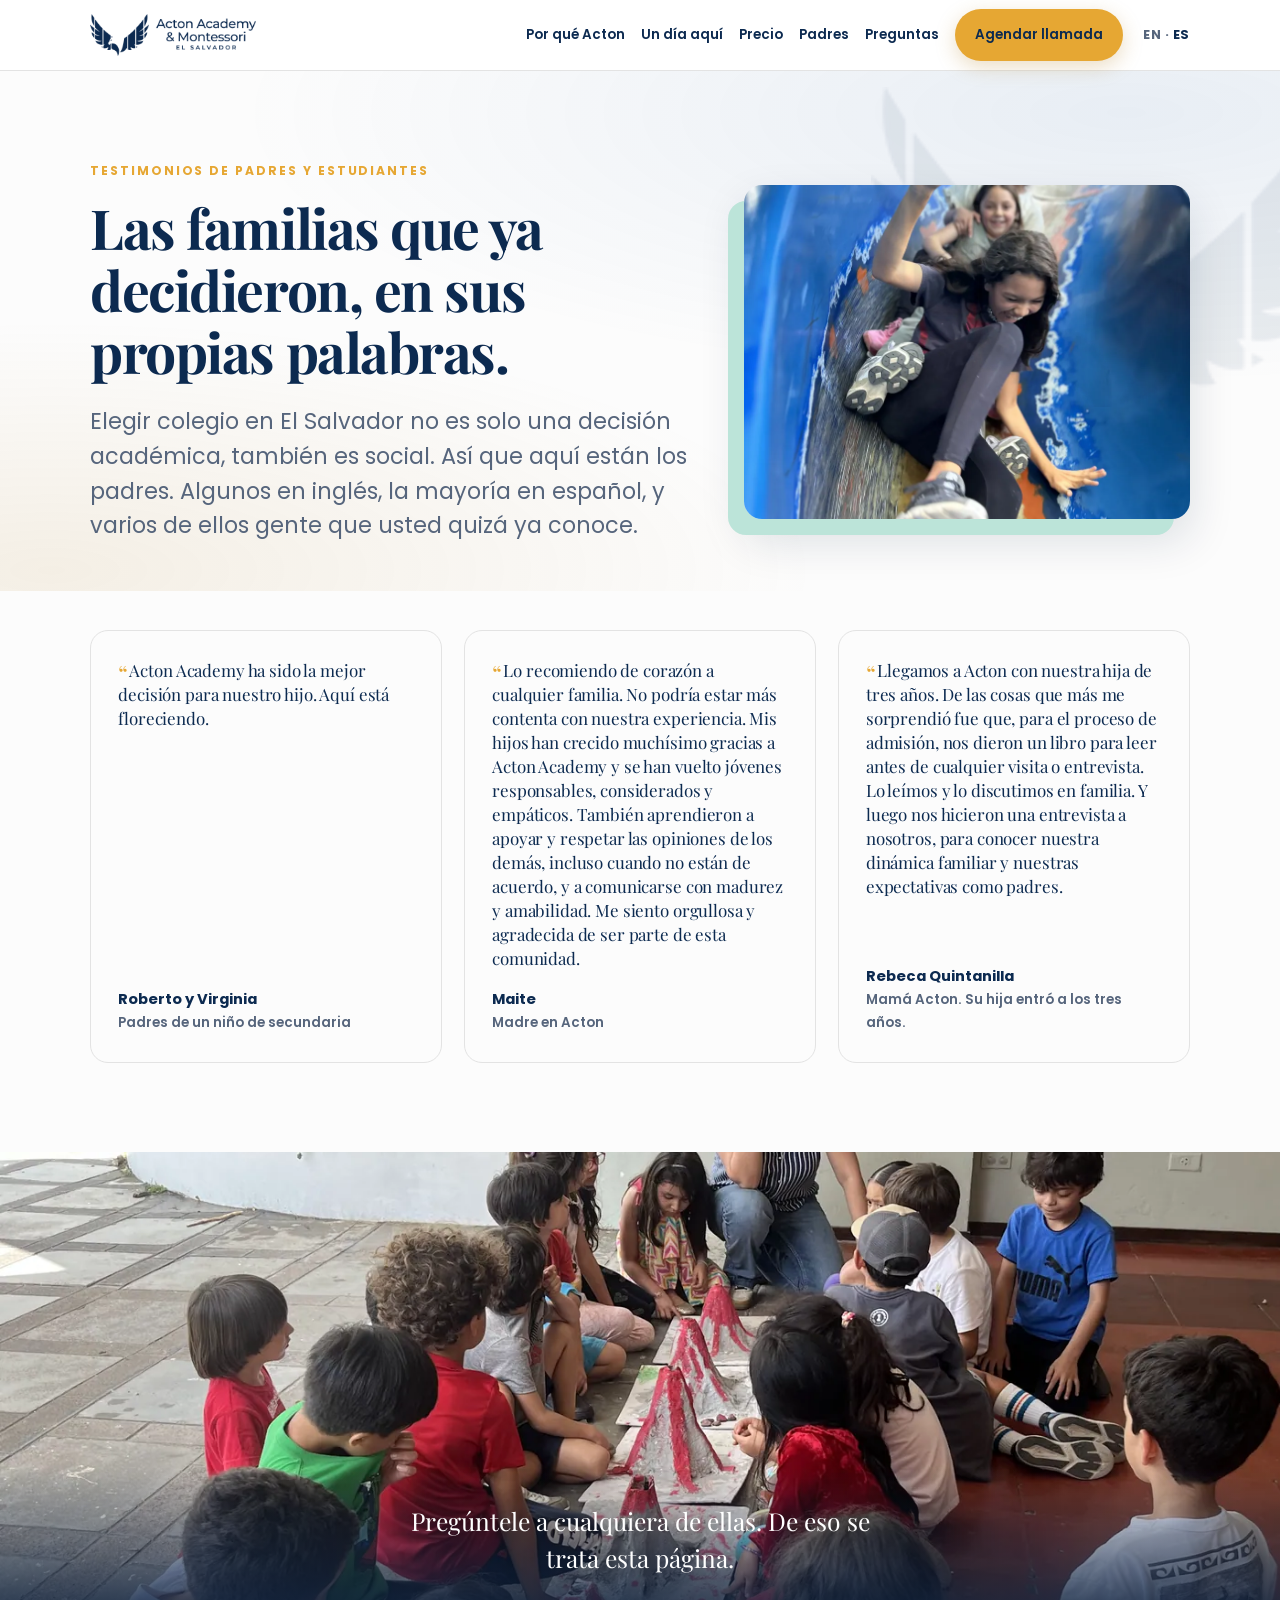
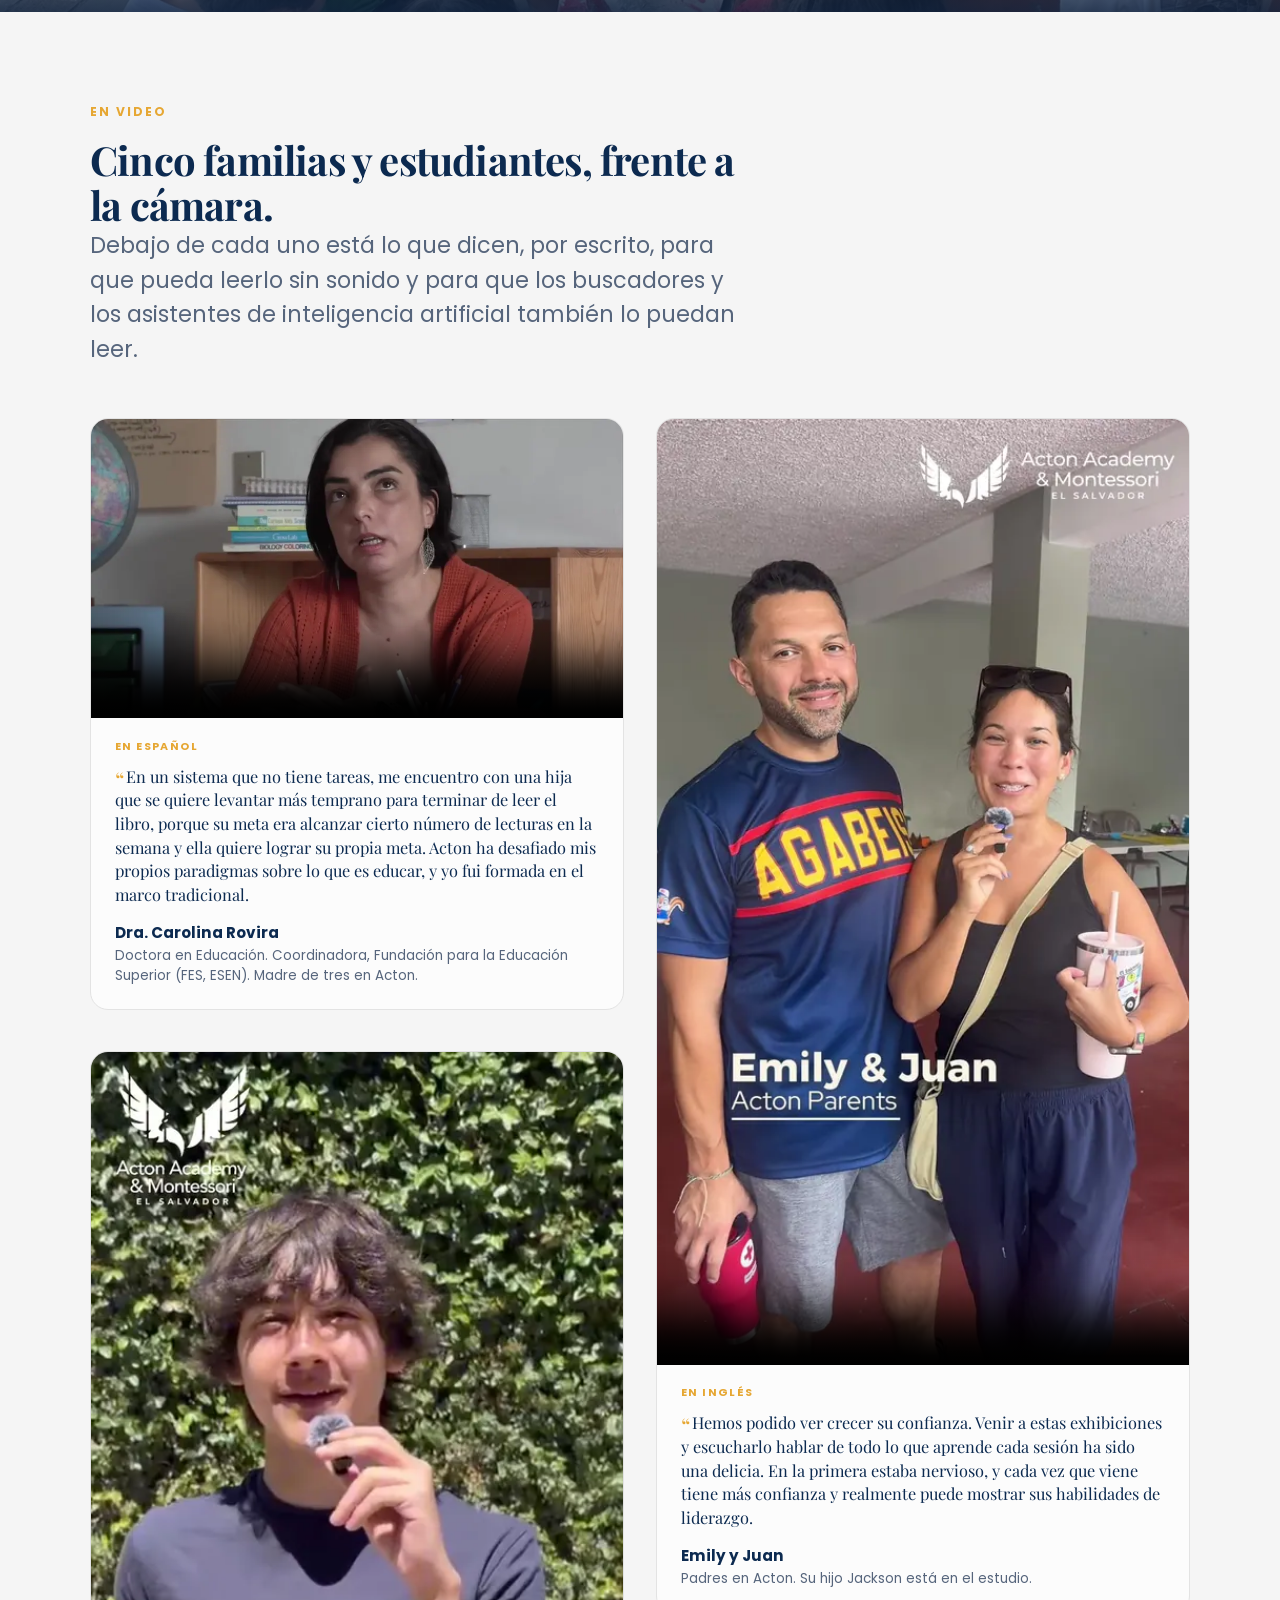
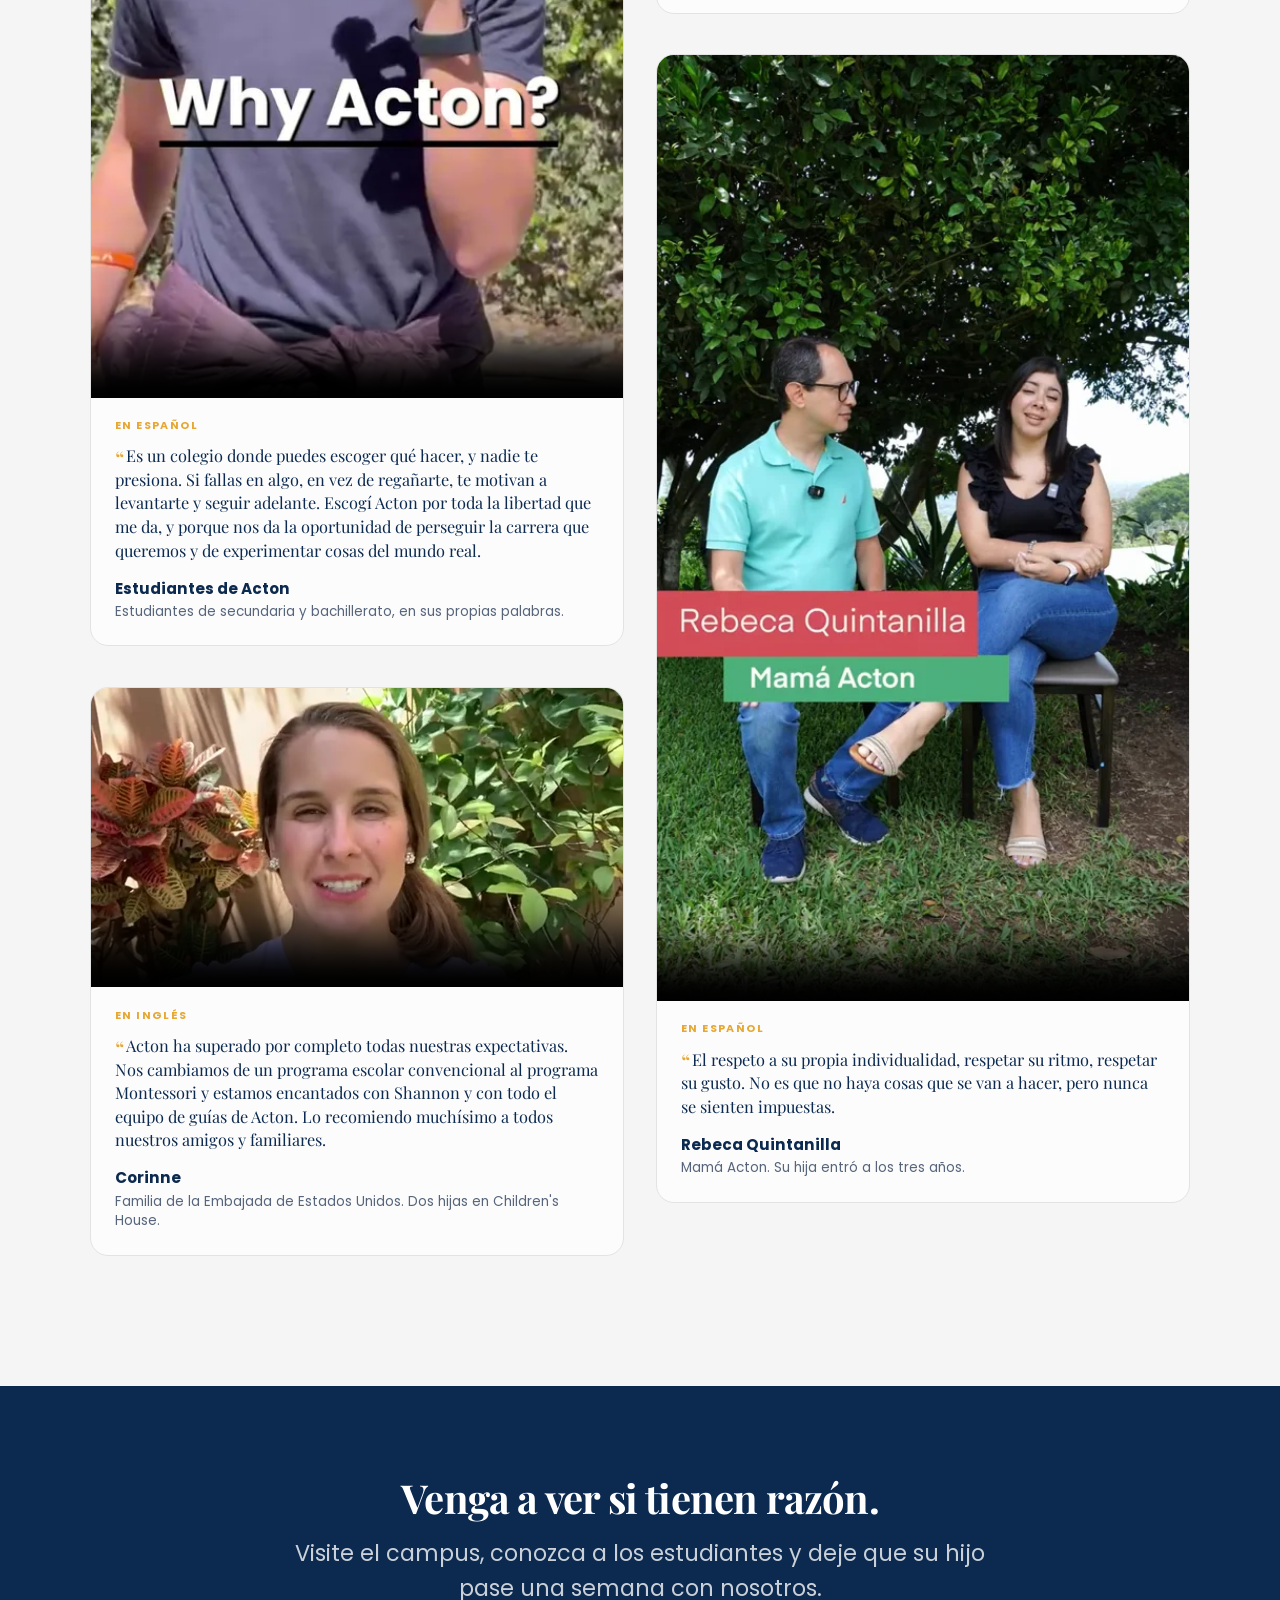
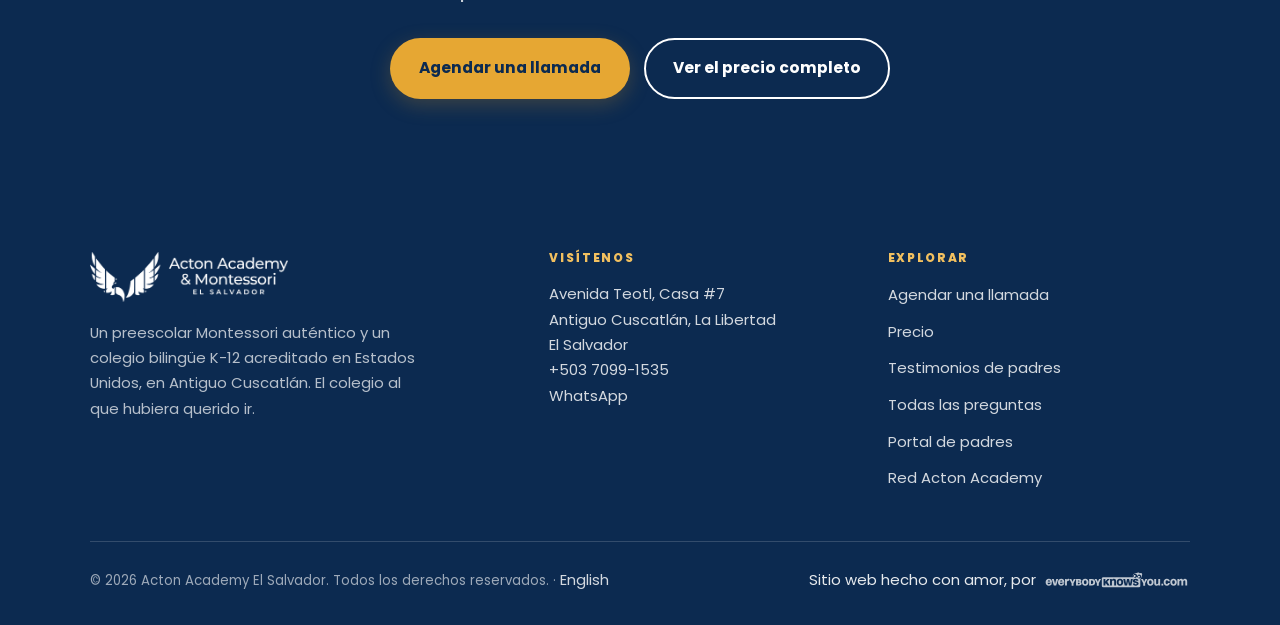
<file: es/testimonios.html>
<!DOCTYPE html>
<html lang="es">
<head>
<meta charset="UTF-8">
<meta name="viewport" content="width=device-width, initial-scale=1.0">
<title>Testimonios de Padres de Acton Academy El Salvador</title>
<meta name="description" content="Por qué familias salvadoreñas eligieron Acton Academy y no un colegio bilingüe tradicional, en sus propias palabras y en video. Léalo antes de decidir.">
<meta name="keywords" content="Acton Academy El Salvador opiniones, testimonios padres colegio El Salvador, reseñas colegio privado El Salvador, Montessori El Salvador opiniones, mejor colegio bilingüe El Salvador">

<link rel="canonical" href="https://www.actonacademyelsalvador.com/es/testimonios.html">
<link rel="alternate" hreflang="en" href="https://www.actonacademyelsalvador.com/testimonials.html">
<link rel="alternate" hreflang="es" href="https://www.actonacademyelsalvador.com/es/testimonios.html">
<link rel="alternate" hreflang="es-SV" href="https://www.actonacademyelsalvador.com/es/testimonios.html">
<link rel="alternate" hreflang="x-default" href="https://www.actonacademyelsalvador.com/testimonials.html">

<meta property="og:title" content="Testimonios de Padres de Acton Academy El Salvador">
<meta property="og:description" content="Familias salvadoreñas explican por qué eligieron Acton Academy en lugar de un colegio bilingüe tradicional.">
<meta property="og:type" content="website">
<meta property="og:url" content="https://www.actonacademyelsalvador.com/es/testimonios.html">
<meta property="og:image" content="https://www.actonacademyelsalvador.com/assets/images/social-share/social-share-acton-academy-actonacademyelsalvador.com.jpg">
<meta property="og:site_name" content="Acton Academy El Salvador">
<meta property="og:locale" content="es_SV">
<meta property="og:locale:alternate" content="en_US">
<meta name="twitter:card" content="summary_large_image">
<meta name="twitter:title" content="Testimonios de Padres de Acton Academy El Salvador">
<meta name="twitter:description" content="Familias salvadoreñas explican por qué eligieron Acton Academy en lugar de un colegio bilingüe tradicional.">
<meta name="twitter:image" content="https://www.actonacademyelsalvador.com/assets/images/social-share/social-share-acton-academy-actonacademyelsalvador.com.jpg">

<meta name="robots" content="index, follow, max-image-preview:large, max-snippet:-1">
<meta name="author" content="Acton Academy El Salvador">
<meta name="theme-color" content="#0C2A50">
<meta name="geo.region" content="SV">
<meta name="geo.placename" content="Antiguo Cuscatlán, La Libertad, El Salvador">

<link rel="icon" href="../favicon.ico" sizes="any">
<link rel="icon" type="image/png" sizes="32x32" href="../favicon-32x32.png">
<link rel="icon" type="image/png" sizes="16x16" href="../favicon-16x16.png">
<link rel="apple-touch-icon" sizes="180x180" href="../apple-touch-icon.png">
<link rel="manifest" href="../site.webmanifest">

<link rel="preconnect" href="https://fonts.googleapis.com">
<link rel="preconnect" href="https://fonts.gstatic.com" crossorigin>
<link rel="preload" as="style" href="https://fonts.googleapis.com/css2?family=Playfair+Display:ital,wght@0,400..900;1,400..900&family=Poppins:wght@300;400;500;600;700&display=swap">
<link rel="stylesheet" href="https://fonts.googleapis.com/css2?family=Playfair+Display:ital,wght@0,400..900;1,400..900&family=Poppins:wght@300;400;500;600;700&display=swap" media="print" onload="this.media='all'">
<noscript><link rel="stylesheet" href="https://fonts.googleapis.com/css2?family=Playfair+Display:ital,wght@0,400..900;1,400..900&family=Poppins:wght@300;400;500;600;700&display=swap"></noscript>

<link rel="stylesheet" href="../assets/css/tokens.css">
<link rel="stylesheet" href="../assets/css/styles.css">
<script type="application/ld+json">
{"@context":"https://schema.org","@graph":[{"@type":"VideoObject","name":"Dra. Carolina Rovira, Acton Academy El Salvador","description":"En un sistema que no tiene tareas, me encuentro con una hija que se quiere levantar más temprano para terminar de leer el libro, porque su meta era alcanzar cierto número de lecturas en la semana y ella quiere lograr su propia meta. Acton ha desafiado mis propios paradigmas sobre lo que es educar, y yo fui formada en el marco tradicional.","thumbnailUrl":"https://www.actonacademyelsalvador.com/assets/images/gallery/testimonial-1-poster-acton-academy-actonacademyelsalvador.com.webp","uploadDate":"2026-09-02","contentUrl":"https://www.actonacademyelsalvador.com/assets/video/testimonial-1.mp4","inLanguage":"es","publisher":{"@id":"https://www.actonacademyelsalvador.com/#org"}},{"@type":"VideoObject","name":"Estudiantes de Acton, Acton Academy El Salvador","description":"Es un colegio donde puedes escoger qué hacer, y nadie te presiona. Si fallas en algo, en vez de regañarte, te motivan a levantarte y seguir adelante. Escogí Acton por toda la libertad que me da, y porque nos da la oportunidad de perseguir la carrera que queremos y de experimentar cosas del mundo real.","thumbnailUrl":"https://www.actonacademyelsalvador.com/assets/images/gallery/testimonial-4-poster-acton-academy-actonacademyelsalvador.com.webp","uploadDate":"2026-09-02","contentUrl":"https://www.actonacademyelsalvador.com/assets/video/testimonial-4.mp4","inLanguage":"es","publisher":{"@id":"https://www.actonacademyelsalvador.com/#org"}},{"@type":"VideoObject","name":"Corinne, Acton Academy El Salvador","description":"Acton ha superado por completo todas nuestras expectativas. Nos cambiamos de un programa escolar convencional al programa Montessori y estamos encantados con Shannon y con todo el equipo de guías de Acton. Lo recomiendo muchísimo a todos nuestros amigos y familiares.","thumbnailUrl":"https://www.actonacademyelsalvador.com/assets/images/gallery/testimonial-2-poster-acton-academy-actonacademyelsalvador.com.webp","uploadDate":"2026-09-02","contentUrl":"https://www.actonacademyelsalvador.com/assets/video/testimonial-2.mp4","inLanguage":"en","publisher":{"@id":"https://www.actonacademyelsalvador.com/#org"}},{"@type":"VideoObject","name":"Emily y Juan, Acton Academy El Salvador","description":"Hemos podido ver crecer su confianza. Venir a estas exhibiciones y escucharlo hablar de todo lo que aprende cada sesión ha sido una delicia. En la primera estaba nervioso, y cada vez que viene tiene más confianza y realmente puede mostrar sus habilidades de liderazgo.","thumbnailUrl":"https://www.actonacademyelsalvador.com/assets/images/gallery/testimonial-5-poster-acton-academy-actonacademyelsalvador.com.webp","uploadDate":"2026-09-02","contentUrl":"https://www.actonacademyelsalvador.com/assets/video/testimonial-5.mp4","inLanguage":"en","publisher":{"@id":"https://www.actonacademyelsalvador.com/#org"}},{"@type":"VideoObject","name":"Rebeca Quintanilla, Acton Academy El Salvador","description":"El respeto a su propia individualidad, respetar su ritmo, respetar su gusto. No es que no haya cosas que se van a hacer, pero nunca se sienten impuestas. Llegamos a Acton con nuestra hija de tres anos y lo que mas nos sorprendio fue el respeto durante todo el proceso.","thumbnailUrl":"https://www.actonacademyelsalvador.com/assets/images/gallery/testimonial-6-poster-acton-academy-actonacademyelsalvador.com.webp","uploadDate":"2026-09-04","contentUrl":"https://www.actonacademyelsalvador.com/assets/video/testimonial-6.mp4","inLanguage":"es","publisher":{"@id":"https://www.actonacademyelsalvador.com/#org"}}]}
</script>
</head>
<body>
<a class="skip" href="#main">Ir al contenido</a>

<header class="site-header">
  <div class="wrap header-inner">
    <a class="brand" href="index.html">
      <img class="brand-logo" src="../assets/images/logos/logo-horizontal-navy-acton-academy-actonacademyelsalvador.com.png" alt="Acton Academy y Montessori El Salvador" width="900" height="228">
    </a>
    <button class="nav-toggle" type="button" aria-expanded="false" aria-controls="primary-nav" aria-label="Abrir men&uacute;">
      <svg viewBox="0 0 24 24" fill="none" stroke="currentColor" stroke-width="2" aria-hidden="true"><path d="M3 6h18M3 12h18M3 18h18"/></svg>
    </button>
    <nav class="nav" id="primary-nav" aria-label="Principal">
      <a href="index.html#different">Por qu&eacute; Acton</a>
      <a href="index.html#day">Un d&iacute;a aqu&iacute;</a>
      <a href="index.html#pricing">Precio</a>
      <a href="testimonios.html">Padres</a>
      <a href="faq.html">Preguntas</a>
      <a class="btn btn-primary" href="https://share.hsforms.com/2h3skzeE0QYiYAQn0uWO0YQe5xzt" target="_blank" rel="noopener">Agendar llamada</a>
    </nav>
    <div class="lang"><a href="../testimonials.html" hreflang="en">EN</a> &middot; <span class="active">ES</span></div>
  </div>
</header>

<main id="main">

  <section class="hero" style="padding-bottom:clamp(2rem,4vw,3rem)">
    <div class="wrap pagehero">
      <div>
      <p class="eyebrow">Testimonios de padres y estudiantes</p>
      <h1>Las familias que ya decidieron, en sus propias palabras.</h1>
      <p class="lede">Elegir colegio en El Salvador no es solo una decisi&oacute;n acad&eacute;mica, tambi&eacute;n es social. As&iacute; que aqu&iacute; est&aacute;n los padres. Algunos en ingl&eacute;s, la mayor&iacute;a en espa&ntilde;ol, y varios de ellos gente que usted quiz&aacute; ya conoce.</p>
      </div>
      <div class="shot reveal"><img src="../assets/images/gallery/testimonials-joy-acton-academy-actonacademyelsalvador.com.webp" alt="Estudiantes de Acton Academy El Salvador riendo juntos en una excursion" fetchpriority="high" decoding="async" width="900" height="1200"></div>
    </div>
  </section>

  <section style="padding-top:0">
    <div class="wrap">
      <div class="quotes">
        <figure class="quote reveal">
          <blockquote>Acton Academy ha sido la mejor decisi&oacute;n para nuestro hijo. Aqu&iacute; est&aacute; floreciendo.</blockquote>
          <figcaption><b>Roberto y Virginia</b>Padres de un ni&ntilde;o de secundaria</figcaption>
        </figure>
        <figure class="quote reveal">
          <blockquote>Lo recomiendo de coraz&oacute;n a cualquier familia. No podr&iacute;a estar m&aacute;s contenta con nuestra experiencia. Mis hijos han crecido much&iacute;simo gracias a Acton Academy y se han vuelto j&oacute;venes responsables, considerados y emp&aacute;ticos. Tambi&eacute;n aprendieron a apoyar y respetar las opiniones de los dem&aacute;s, incluso cuando no est&aacute;n de acuerdo, y a comunicarse con madurez y amabilidad. Me siento orgullosa y agradecida de ser parte de esta comunidad.</blockquote>
          <figcaption><b>Maite</b>Madre en Acton</figcaption>
        </figure>
        <figure class="quote reveal">
          <blockquote>Llegamos a Acton con nuestra hija de tres a&ntilde;os. De las cosas que m&aacute;s me sorprendi&oacute; fue que, para el proceso de admisi&oacute;n, nos dieron un libro para leer antes de cualquier visita o entrevista. Lo le&iacute;mos y lo discutimos en familia. Y luego nos hicieron una entrevista a nosotros, para conocer nuestra din&aacute;mica familiar y nuestras expectativas como padres.</blockquote>
          <figcaption><b>Rebeca Quintanilla</b>Mam&aacute; Acton. Su hija entr&oacute; a los tres a&ntilde;os.</figcaption>
        </figure>
      </div>
    </div>
  </section>

  <div class="band">
    <img src="../assets/images/gallery/testimonials-community-band-acton-academy-actonacademyelsalvador.com.webp" alt="Estudiantes y una guia de Acton Academy El Salvador reunidos al aire libre" loading="lazy" decoding="async" width="1400" height="1050">
    <div class="band-cap"><p>Preg&uacute;ntele a cualquiera de ellas. De eso se trata esta p&aacute;gina.</p></div>
  </div>

  <section class="tint">
    <div class="wrap">
      <div class="section-head reveal">
        <p class="eyebrow">En video</p>
        <h2>Cinco familias y estudiantes, frente a la c&aacute;mara.</h2>
        <p class="lede">Debajo de cada uno est&aacute; lo que dicen, por escrito, para que pueda leerlo sin sonido y para que los buscadores y los asistentes de inteligencia artificial tambi&eacute;n lo puedan leer.</p>
      </div>
      <div class="videos">
        <figure class="vid reveal">
          <div class="vid-frame" style="aspect-ratio:16 / 9">
            <video controls preload="none" playsinline
              poster="../assets/images/gallery/testimonial-1-poster-acton-academy-actonacademyelsalvador.com.webp"
              aria-label="Testimonio en video de Dra. Carolina Rovira sobre Acton Academy El Salvador">
              <source src="../assets/video/testimonial-1.mp4" type="video/mp4">
            </video>
          </div>
          <span class="vtag">En espa&ntilde;ol</span>
          <blockquote>En un sistema que no tiene tareas, me encuentro con una hija que se quiere levantar m&aacute;s temprano para terminar de leer el libro, porque su meta era alcanzar cierto n&uacute;mero de lecturas en la semana y ella quiere lograr su propia meta. Acton ha desafiado mis propios paradigmas sobre lo que es educar, y yo fui formada en el marco tradicional.</blockquote>
          <figcaption><b>Dra. Carolina Rovira</b>Doctora en Educaci&oacute;n. Coordinadora, Fundaci&oacute;n para la Educaci&oacute;n Superior (FES, ESEN). Madre de tres en Acton.</figcaption>
        </figure>
        <figure class="vid reveal">
          <div class="vid-frame" style="aspect-ratio:9 / 16">
            <video controls preload="none" playsinline
              poster="../assets/images/gallery/testimonial-4-poster-acton-academy-actonacademyelsalvador.com.webp"
              aria-label="Testimonio en video de Estudiantes de Acton sobre Acton Academy El Salvador">
              <source src="../assets/video/testimonial-4.mp4" type="video/mp4">
            </video>
          </div>
          <span class="vtag">En espa&ntilde;ol</span>
          <blockquote>Es un colegio donde puedes escoger qu&eacute; hacer, y nadie te presiona. Si fallas en algo, en vez de regañarte, te motivan a levantarte y seguir adelante. Escog&iacute; Acton por toda la libertad que me da, y porque nos da la oportunidad de perseguir la carrera que queremos y de experimentar cosas del mundo real.</blockquote>
          <figcaption><b>Estudiantes de Acton</b>Estudiantes de secundaria y bachillerato, en sus propias palabras.</figcaption>
        </figure>
        <figure class="vid reveal">
          <div class="vid-frame" style="aspect-ratio:16 / 9">
            <video controls preload="none" playsinline
              poster="../assets/images/gallery/testimonial-2-poster-acton-academy-actonacademyelsalvador.com.webp"
              aria-label="Testimonio en video de Corinne sobre Acton Academy El Salvador">
              <source src="../assets/video/testimonial-2.mp4" type="video/mp4">
            </video>
          </div>
          <span class="vtag">En ingl&eacute;s</span>
          <blockquote>Acton ha superado por completo todas nuestras expectativas. Nos cambiamos de un programa escolar convencional al programa Montessori y estamos encantados con Shannon y con todo el equipo de gu&iacute;as de Acton. Lo recomiendo much&iacute;simo a todos nuestros amigos y familiares.</blockquote>
          <figcaption><b>Corinne</b>Familia de la Embajada de Estados Unidos. Dos hijas en Children's House.</figcaption>
        </figure>
        <figure class="vid reveal">
          <div class="vid-frame" style="aspect-ratio:9 / 16">
            <video controls preload="none" playsinline
              poster="../assets/images/gallery/testimonial-5-poster-acton-academy-actonacademyelsalvador.com.webp"
              aria-label="Testimonio en video de Emily y Juan sobre Acton Academy El Salvador">
              <source src="../assets/video/testimonial-5.mp4" type="video/mp4">
            </video>
          </div>
          <span class="vtag">En ingl&eacute;s</span>
          <blockquote>Hemos podido ver crecer su confianza. Venir a estas exhibiciones y escucharlo hablar de todo lo que aprende cada sesi&oacute;n ha sido una delicia. En la primera estaba nervioso, y cada vez que viene tiene m&aacute;s confianza y realmente puede mostrar sus habilidades de liderazgo.</blockquote>
          <figcaption><b>Emily y Juan</b>Padres en Acton. Su hijo Jackson est&aacute; en el estudio.</figcaption>
        </figure>
        <figure class="vid reveal">
          <div class="vid-frame" style="aspect-ratio:9 / 16">
            <video controls preload="none" playsinline
              poster="../assets/images/gallery/testimonial-6-poster-acton-academy-actonacademyelsalvador.com.webp"
              aria-label="Testimonio en video de Rebeca Quintanilla sobre Acton Academy El Salvador">
              <source src="../assets/video/testimonial-6.mp4" type="video/mp4">
            </video>
          </div>
          <span class="vtag">En espa&ntilde;ol</span>
          <blockquote>El respeto a su propia individualidad, respetar su ritmo, respetar su gusto. No es que no haya cosas que se van a hacer, pero nunca se sienten impuestas.</blockquote>
          <figcaption><b>Rebeca Quintanilla</b>Mam&aacute; Acton. Su hija entr&oacute; a los tres a&ntilde;os.</figcaption>
        </figure>
      </div>
    </div>
  </section>

  <section class="dark cta-band">
    <div class="wrap">
      <div class="reveal">
        <h2>Venga a ver si tienen raz&oacute;n.</h2>
        <p class="lede">Visite el campus, conozca a los estudiantes y deje que su hijo pase una semana con nosotros.</p>
        <div class="btn-row">
          <a class="btn btn-primary" href="https://share.hsforms.com/2h3skzeE0QYiYAQn0uWO0YQe5xzt" target="_blank" rel="noopener">Agendar una llamada</a>
          <a class="btn btn-ghost" href="index.html#pricing">Ver el precio completo</a>
        </div>
      </div>
    </div>
  </section>

</main>

<footer class="site-footer">
  <div class="wrap">
    <div class="footer-grid">
      <div class="footer-brand">
        <img class="footer-logo" src="../assets/images/logos/logo-horizontal-white-acton-academy-actonacademyelsalvador.com.png" alt="Acton Academy y Montessori El Salvador" width="900" height="227" loading="lazy">
        <h4 class="sr-only-h4">Acton Academy El Salvador</h4>
        <p>Un preescolar Montessori aut&eacute;ntico y un colegio biling&uuml;e K-12 acreditado en Estados Unidos, en Antiguo Cuscatl&aacute;n. El colegio al que hubiera querido ir.</p>
      </div>
      <div>
        <h4>Vis&iacute;tenos</h4>
        <address>
          Avenida Teotl, Casa #7<br>
          Antiguo Cuscatl&aacute;n, La Libertad<br>
          El Salvador<br>
          <a href="tel:+50370991535">+503 7099-1535</a><br>
          <a href="https://wa.me/50370991535" target="_blank" rel="noopener">WhatsApp</a>
        </address>
      </div>
      <div>
        <h4>Explorar</h4>
        <ul>
          <li><a href="https://share.hsforms.com/2h3skzeE0QYiYAQn0uWO0YQe5xzt" target="_blank" rel="noopener">Agendar una llamada</a></li>
          <li><a href="index.html#pricing">Precio</a></li>
          <li><a href="testimonios.html">Testimonios de padres</a></li>
          <li><a href="faq.html">Todas las preguntas</a></li>
          <li><a href="https://actonparentportal.mystrikingly.com/" target="_blank" rel="noopener">Portal de padres</a></li>
          <li><a href="https://www.actonacademy.org" target="_blank" rel="noopener">Red Acton Academy</a></li>
        </ul>
      </div>
    </div>
    <div class="footer-bottom">
      <small>&copy; <span id="yr">2026</span> Acton Academy El Salvador. Todos los derechos reservados. &middot; <a href="../testimonials.html" hreflang="en">English</a></small>
      <a class="eky-credit" href="https://everybodyknowsyou.com" target="_blank" rel="noopener" aria-label="Sitio web hecho con amor por everybodyknowsyou.com">
        <span class="eky-credit__text">Sitio web hecho con amor, por</span>
        <svg role="img" aria-label="everybodyknowsyou.com" id="Layer_1" data-name="Layer 1" xmlns="http://www.w3.org/2000/svg" viewBox="0 0 1296.95 160.34">
  <defs>
    <style>
            .cls-1 { fill: var(--eky-bg, #ffffff); }
      .cls-2 { fill: var(--eky-fg, currentColor); }
    </style>
  </defs>
  <g>
    <g>
      <g>
        <rect class="cls-2" x="515.16" y="55.21" width="342.62" height="90.52" rx="12" ry="12"/>
        <path class="cls-1" d="M530.13,71.12h16.6v15.46l-.24,6.96h.32l3.32-4.61,15.14-17.81h19.83l-22.02,25.02,22.18,33.68h-19.92l-13.76-20.73-4.86,5.34v15.38h-16.6v-58.69Z"/>
        <path class="cls-1" d="M604.13,71.12v8.01h.32c4.53-6.23,10.53-9.23,18.54-9.23,12.47,0,18.94,7.29,18.94,22.02v37.89h-16.6v-35.3c0-7.69-2.75-10.85-8.58-10.85-7.21,0-11.82,4.7-11.82,12.14v34h-16.6v-58.69h15.79Z"/>
        <path class="cls-1" d="M647.37,100.43c0-17.57,11.09-30.52,29.31-30.52s29.31,12.95,29.31,30.52-11.09,30.6-29.31,30.6-29.31-13.03-29.31-30.6ZM688.66,100.43c0-9.8-3.81-17.16-11.98-17.16s-11.98,7.37-11.98,17.16,3.81,17.24,11.98,17.24,11.98-7.45,11.98-17.24Z"/>
        <path class="cls-1" d="M705.66,71.12h17.57l6.64,35.62c.41,2.02.73,4.86,1.14,6.88h.32l1.21-6.88,6.88-35.62h18.54l7.45,35.62,1.29,6.88h.32l1.05-6.88,5.99-35.62h17.24l-13.28,58.69h-21.53l-6.64-32.38-1.29-6.88h-.32l-1.21,6.88-6.56,32.38h-21.45l-13.36-58.69Z"/>
        <path class="cls-1" d="M791.81,110.79l17-.08c.57,4.78,3.72,7.53,9.31,7.53,4.61,0,7.85-1.7,7.85-5.26,0-2.67-1.78-4.37-5.59-5.26l-14.09-3.24c-8.98-2.02-13.84-7.77-13.84-16.27,0-11.5,8.99-18.3,24.69-18.3,14.65,0,23.56,6.96,23.8,18.05h-17c-.49-3.32-2.67-5.67-7.69-5.67-4.37,0-7.21,1.54-7.21,4.61,0,2.43,1.7,3.81,5.59,4.7l14.09,3.24c9.23,2.1,14.09,8.18,14.09,16.84,0,12.71-10.28,19.35-24.77,19.35-16.19,0-25.99-7.77-26.23-20.24Z"/>
      </g>
      <g>
        <path class="cls-2" d="M918.06,100.39c0-17.57,11.09-30.52,29.31-30.52s29.31,12.95,29.31,30.52-11.09,30.6-29.31,30.6-29.31-13.03-29.31-30.6ZM959.34,100.39c0-9.8-3.81-17.16-11.98-17.16s-11.98,7.37-11.98,17.16,3.81,17.24,11.98,17.24,11.98-7.45,11.98-17.24Z"/>
        <path class="cls-2" d="M1018.85,129.78v-7.85h-.32c-4.61,6.15-10.52,9.07-17.89,9.07-11.98,0-18.46-7.29-18.46-21.94v-37.97h16.6v35.38c0,7.69,2.83,10.77,8.18,10.77,6.56,0,11.09-4.61,11.09-12.63v-33.52h16.6v58.69h-15.79Z"/>
        <path class="cls-2" d="M884.01,109.52l-20.4-38.4h17.84l8.26,17.75c.99,2.06,1.9,4.96,2.89,7.02h.33c.91-2.06,1.82-4.96,2.72-7.02l7.85-17.75h17.51l-20.07,38.57v21.31h-16.93v-21.47Z"/>
      </g>
      <g>
        <path class="cls-2" d="M14.66,100.39c0-17.97,10.85-30.52,29.55-30.52s28.01,12.47,27.36,34.41h-39.35c.89,8.91,4.53,14.01,11.66,14.01,5.67,0,9.31-3,10.44-8.5h16.76c-2.19,13.28-12.31,21.21-26.88,21.21-18.7,0-29.55-12.63-29.55-30.6ZM54.58,92.54c-1.05-6.56-4.78-9.96-10.36-9.96s-9.8,3.64-11.42,9.96h21.78Z"/>
        <path class="cls-2" d="M69.8,71.09h17.49l9.47,35.62c.57,2.02,1.05,4.86,1.62,6.88h.32l1.54-6.88,8.99-35.62h17.16l-17.81,58.69h-21.13l-17.65-58.69Z"/>
        <path class="cls-2" d="M124.69,100.39c0-17.97,10.85-30.52,29.55-30.52s28.01,12.47,27.36,34.41h-39.35c.89,8.91,4.53,14.01,11.66,14.01,5.67,0,9.31-3,10.44-8.5h16.76c-2.19,13.28-12.31,21.21-26.88,21.21-18.7,0-29.55-12.63-29.55-30.6ZM164.61,92.54c-1.05-6.56-4.78-9.96-10.36-9.96s-9.8,3.64-11.42,9.96h21.78Z"/>
        <path class="cls-2" d="M187.44,71.09h15.46v9.47h.32c3.64-7.37,8.74-10.69,15.71-10.69,1.86,0,3.56.24,5.1.81v15.79h-.32c-1.7-.49-3.24-.73-5.18-.73-9.15,0-14.49,5.42-14.49,16.11v27.93h-16.6v-58.69Z"/>
        <path class="cls-2" d="M285.57,71.09h26.15c13.52,0,20.97,5.42,20.97,14.82,0,6.15-3.08,10.36-9.96,12.39v.32c8.02,1.46,12.23,6.23,12.23,13.84,0,10.52-8.42,17.33-21.7,17.33h-27.69v-58.69ZM316.66,88.82c0-3.64-2.02-5.18-6.56-5.18h-7.93v10.77h7.93c4.37,0,6.56-1.86,6.56-5.59ZM318.6,111.24c0-3.81-2.27-5.99-6.88-5.99h-9.55v11.98h9.63c4.45,0,6.8-2.19,6.8-5.99Z"/>
        <path class="cls-2" d="M337.95,100.39c0-17.57,11.09-30.52,29.31-30.52s29.31,12.95,29.31,30.52-11.09,30.6-29.31,30.6-29.31-13.03-29.31-30.6ZM379.24,100.39c0-9.8-3.8-17.16-11.98-17.16s-11.98,7.37-11.98,17.16,3.8,17.24,11.98,17.24,11.98-7.45,11.98-17.24Z"/>
        <path class="cls-2" d="M402.08,71.09h24.13c18.62,0,29.63,10.36,29.63,29.31s-11.01,29.39-29.63,29.39h-24.13v-58.69ZM438.99,100.39c0-10.77-5.83-16.19-13.36-16.19h-6.96v32.46h6.96c7.53,0,13.36-5.51,13.36-16.27Z"/>
        <path class="cls-2" d="M471.04,109.52l-20.4-38.4h17.84l8.26,17.75c.99,2.06,1.9,4.96,2.89,7.02h.33c.91-2.06,1.82-4.96,2.72-7.02l7.85-17.75h17.51l-20.07,38.57v21.31h-16.93v-21.47Z"/>
        <path class="cls-2" d="M245.89,109.52l-20.4-38.4h17.84l8.26,17.75c.99,2.06,1.9,4.96,2.89,7.02h.33c.91-2.06,1.82-4.96,2.72-7.02l7.85-17.75h17.51l-20.07,38.57v21.31h-16.93v-21.47Z"/>
      </g>
    </g>
    <g>
      <g>
        <path class="cls-2" d="M837.89,14.05c5.42-1.65,11.14.47,13.85,5.48.39.72,1.1,1.2,1.88,1.34.7.12,1.52-.2,2.16-.74,4.05-3.38,9.74-3.68,14.06-.7,4.24,2.92,5.92,8.22,4.35,13.25l-6.96,22.26c-2.45,8.46-9.67,14.45-18.27,15.02-8.94.6-17.2-4.68-20.36-13.03-.17-.45-.5-.62-.88-.67s-.66.09-.98.46c-5.78,6.49-15.01,8.59-23.07,5.2-7.59-3.19-12.57-10.83-12.37-19.15.21-8.44,5.67-16.24,13.97-18.77l32.61-9.94ZM844.69,65.73c8.85,1.59,17.31-4.28,18.9-13.13,1.59-8.85-4.28-17.31-13.13-18.9-8.85-1.59-17.31,4.28-18.9,13.13s4.28,17.31,13.13,18.9ZM808.72,59.25c8.85,1.59,17.31-4.28,18.9-13.13,1.59-8.85-4.28-17.31-13.13-18.9-8.85-1.59-17.31,4.28-18.9,13.13-1.59,8.85,4.28,17.31,13.13,18.9Z"/>
        <g>
          <path class="cls-1" d="M850.46,33.7c8.85,1.59,14.72,10.06,13.13,18.9-1.59,8.85-10.06,14.72-18.9,13.13-8.85-1.59-14.72-10.06-13.13-18.9s10.06-14.72,18.9-13.13Z"/>
          <path class="cls-1" d="M814.49,27.22c8.85,1.59,14.72,10.06,13.13,18.9-1.59,8.85-10.06,14.72-18.9,13.13-8.85-1.59-14.72-10.06-13.13-18.9,1.59-8.85,10.06-14.72,18.9-13.13Z"/>
        </g>
      </g>
      <g>
        <g>
          <path class="cls-2" d="M847.57,56.91c-.06-.86-.28-1.56-.42-2.47.64.65,1.19,1.16,1.91,1.66,1.12.79,2.71.42,3.44-.7.73-1.11.45-2.64-.68-3.44-.71-.5-1.52-.66-2.4-1.05,1.54-.53,3.13-1,3.41-2.57.17-.93-.14-1.9-.84-2.43-1.03-.79-2.26-.75-3.22.02-.58.46-1.06.91-1.67,1.49.18-.89.4-1.63.45-2.5.09-1.44-1.09-2.58-2.46-2.58s-2.55,1.17-2.48,2.62c.04.85.33,1.53.43,2.46-.47-.54-.95-.89-1.43-1.33-1.13-1.04-2.8-.99-3.77.19-.91,1.1-.66,2.87.58,3.67.72.46,1.49.65,2.34.99-.88.38-1.73.56-2.45,1.09-1.21.89-1.32,2.65-.36,3.69,1.04,1.12,2.62,1.06,3.73.03l1.46-1.34c-.23.92-.51,1.75-.51,2.68,0,1.41,1.2,2.5,2.56,2.45s2.46-1.22,2.37-2.6Z"/>
          <path class="cls-2" d="M847.57,56.91c.09,1.38-1.03,2.55-2.37,2.6s-2.56-1.05-2.56-2.45c0-.94.27-1.76.51-2.68l-1.46,1.34c-1.12,1.03-2.7,1.09-3.73-.03-.96-1.04-.84-2.8.36-3.69.71-.53,1.56-.71,2.45-1.09-.85-.34-1.62-.53-2.34-.99-1.24-.79-1.49-2.57-.58-3.67.97-1.17,2.64-1.23,3.77-.19.48.45.96.79,1.43,1.33-.1-.93-.38-1.61-.43-2.46-.07-1.44,1.07-2.62,2.48-2.62s2.55,1.14,2.46,2.58c-.05.87-.27,1.6-.45,2.5.61-.58,1.09-1.03,1.67-1.49.96-.77,2.19-.81,3.22-.02.7.54,1,1.5.84,2.43-.28,1.57-1.87,2.04-3.41,2.57.88.39,1.69.54,2.4,1.05,1.13.8,1.41,2.33.68,3.44-.73,1.11-2.32,1.48-3.44.7-.72-.5-1.27-1.01-1.91-1.66.14.92.37,1.62.42,2.47Z"/>
        </g>
        <g>
          <path class="cls-2" d="M810.13,50.42c.09-1.04-.23-1.92-.46-2.9.76.65,1.37,1.38,2.24,1.82,1.23.63,2.73.08,3.32-1.08s.21-2.6-.95-3.29c-.73-.43-1.51-.63-2.28-.94.71-.21,1.29-.46,1.92-.73,1.42-.61,1.98-2.23,1.25-3.55s-2.48-1.69-3.67-.79c-.67.5-1.22,1.01-1.84,1.61.23-1.08.58-2.02.43-3.07-.18-1.23-1.33-2.03-2.49-2.01s-2.27.88-2.4,2.1c-.11,1.04.22,1.91.45,2.98-.52-.57-1.04-.93-1.58-1.42-1.11-1-2.86-.89-3.77.32s-.53,2.95.79,3.67c.74.41,1.47.63,2.23.89-.85.33-1.63.52-2.35.98-1.23.78-1.49,2.47-.66,3.57s2.46,1.35,3.58.48c.64-.49,1.17-.96,1.77-1.57-.22,1.07-.56,1.95-.45,2.98.14,1.28,1.29,2.13,2.5,2.11s2.29-.84,2.41-2.17Z"/>
          <path class="cls-2" d="M810.13,50.42c-.12,1.32-1.24,2.14-2.41,2.17s-2.36-.83-2.5-2.11c-.11-1.03.23-1.91.45-2.98-.6.61-1.13,1.08-1.77,1.57-1.12.87-2.73.66-3.58-.48s-.57-2.79.66-3.57c.72-.46,1.5-.64,2.35-.98-.77-.26-1.49-.48-2.23-.89-1.32-.73-1.68-2.5-.79-3.67s2.66-1.32,3.77-.32c.54.49,1.06.85,1.58,1.42-.23-1.07-.56-1.94-.45-2.98.13-1.22,1.24-2.08,2.4-2.1s2.31.78,2.49,2.01c.15,1.05-.2,1.99-.43,3.07.62-.6,1.17-1.1,1.84-1.61,1.2-.9,2.97-.5,3.67.79s.17,2.93-1.25,3.55c-.63.27-1.21.52-1.92.73.77.32,1.55.51,2.28.94,1.16.68,1.53,2.13.95,3.29s-2.09,1.71-3.32,1.08c-.87-.44-1.48-1.17-2.24-1.82.23.98.55,1.86.46,2.9Z"/>
        </g>
      </g>
    </g>
  </g>
  <g fill="var(--eky-fg, currentColor)">
    <path d="M1046.08,112.99h15.96v16.61h-15.96v-16.61Z"/>
    <path d="M1065.91,100.33c0-17.49,11.29-30.39,29.1-30.39,13.79,0,25.15,8.06,26.36,22.41h-16.85c-.56-5.8-4.03-9.11-9.43-9.11-8.06,0-11.93,7.42-11.93,17.09s3.79,17.17,11.85,17.17c5.4,0,8.95-3.3,9.67-9.67h16.85c-1.13,14.91-12.66,22.97-26.52,22.97-18.14,0-29.1-12.98-29.1-30.47Z"/>
    <path d="M1124.75,100.33c0-17.49,11.04-30.39,29.18-30.39s29.18,12.9,29.18,30.39-11.04,30.47-29.18,30.47-29.18-12.98-29.18-30.47ZM1165.86,100.33c0-9.75-3.79-17.09-11.93-17.09s-11.93,7.33-11.93,17.09,3.79,17.17,11.93,17.17,11.93-7.42,11.93-17.17Z"/>
    <path d="M1204.31,71.15v7.98h.32c4.43-5.97,10.64-9.19,17.9-9.19s12.41,3.14,15.4,9.19h.32c4.92-6.21,10.72-9.19,17.9-9.19,12.58,0,19.27,8.71,19.27,22.81v36.84h-16.53v-34.26c0-7.66-2.34-11.69-8.06-11.69-6.53,0-10.56,5-10.56,12.9v33.05h-16.53v-34.34c0-7.58-2.42-11.61-8.14-11.61-6.61,0-10.48,5.24-10.48,12.9v33.05h-16.53v-58.44h15.72Z"/>
  </g>
</svg>
      </a>
    </div>
  </div>
</footer>

<script src="../assets/js/main.js" defer></script>
<script>document.getElementById('yr').textContent=new Date().getFullYear();</script>
</body>
</html>
</file>
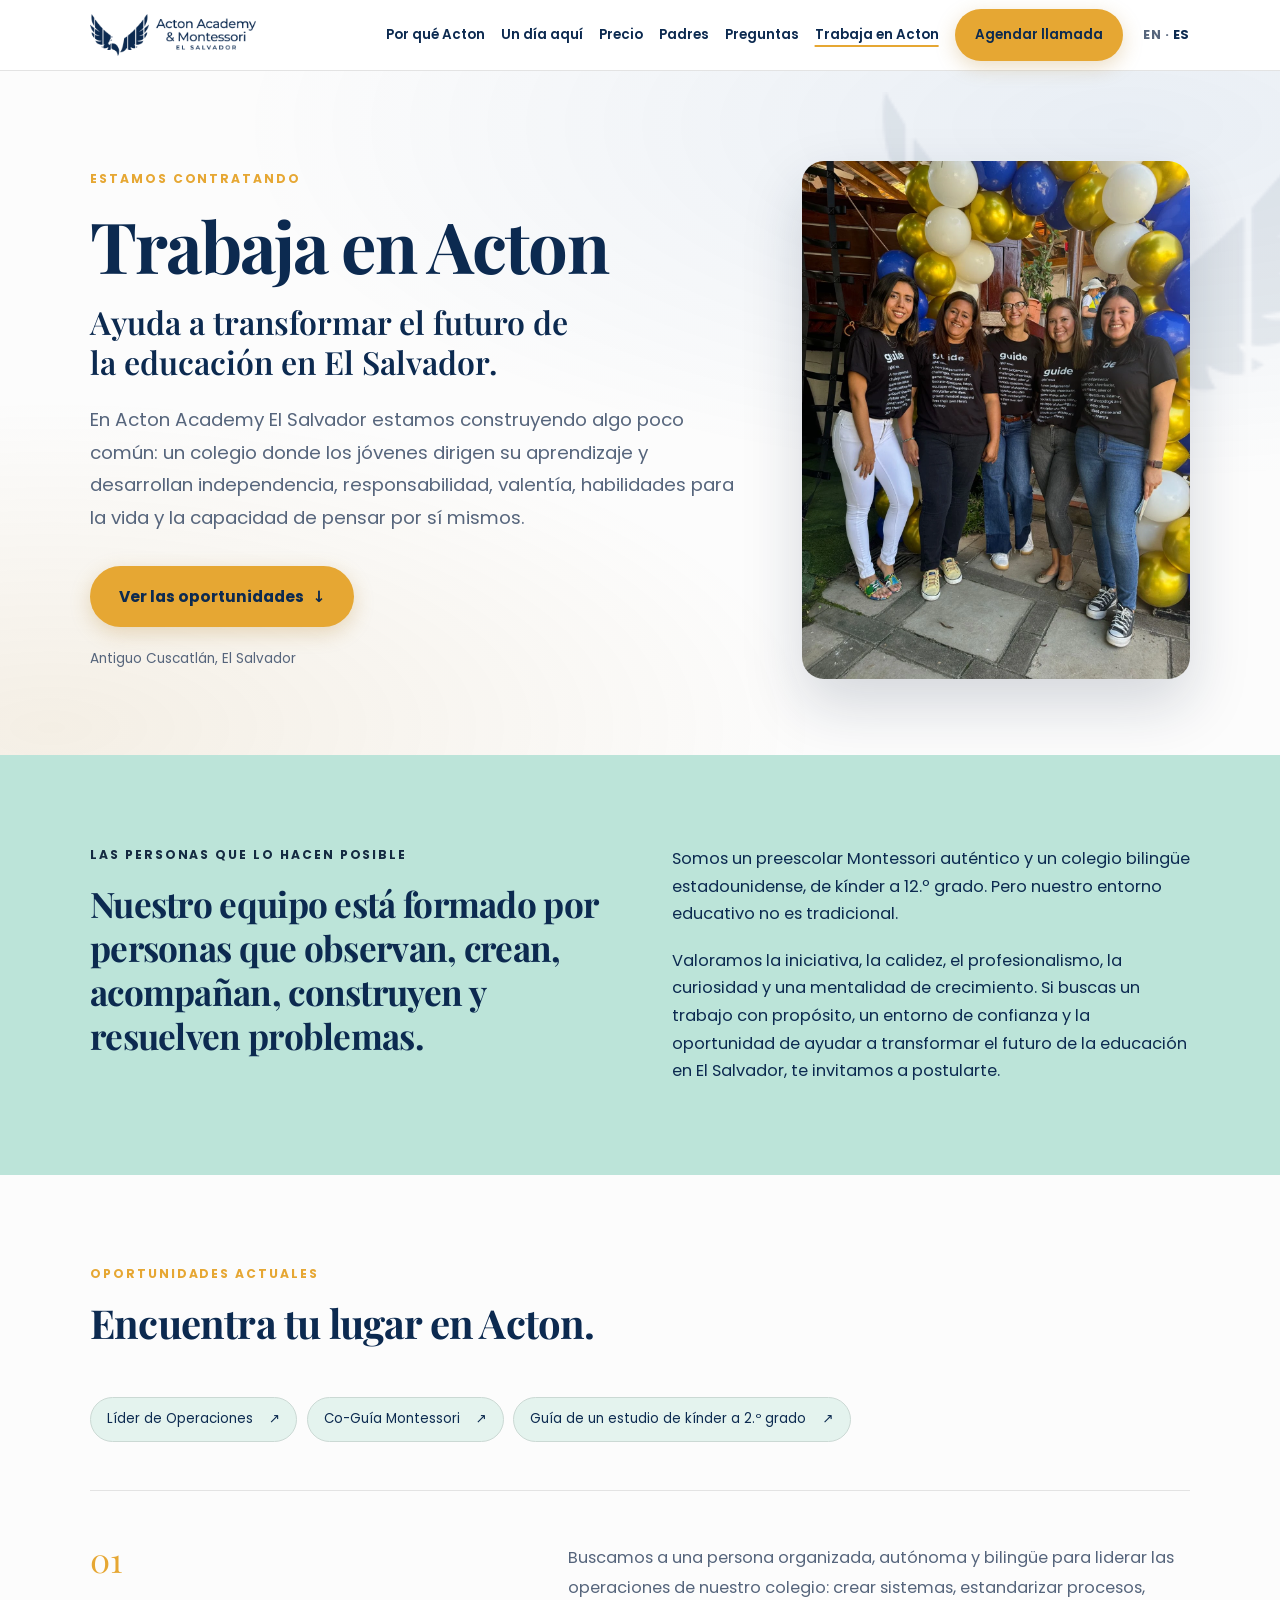
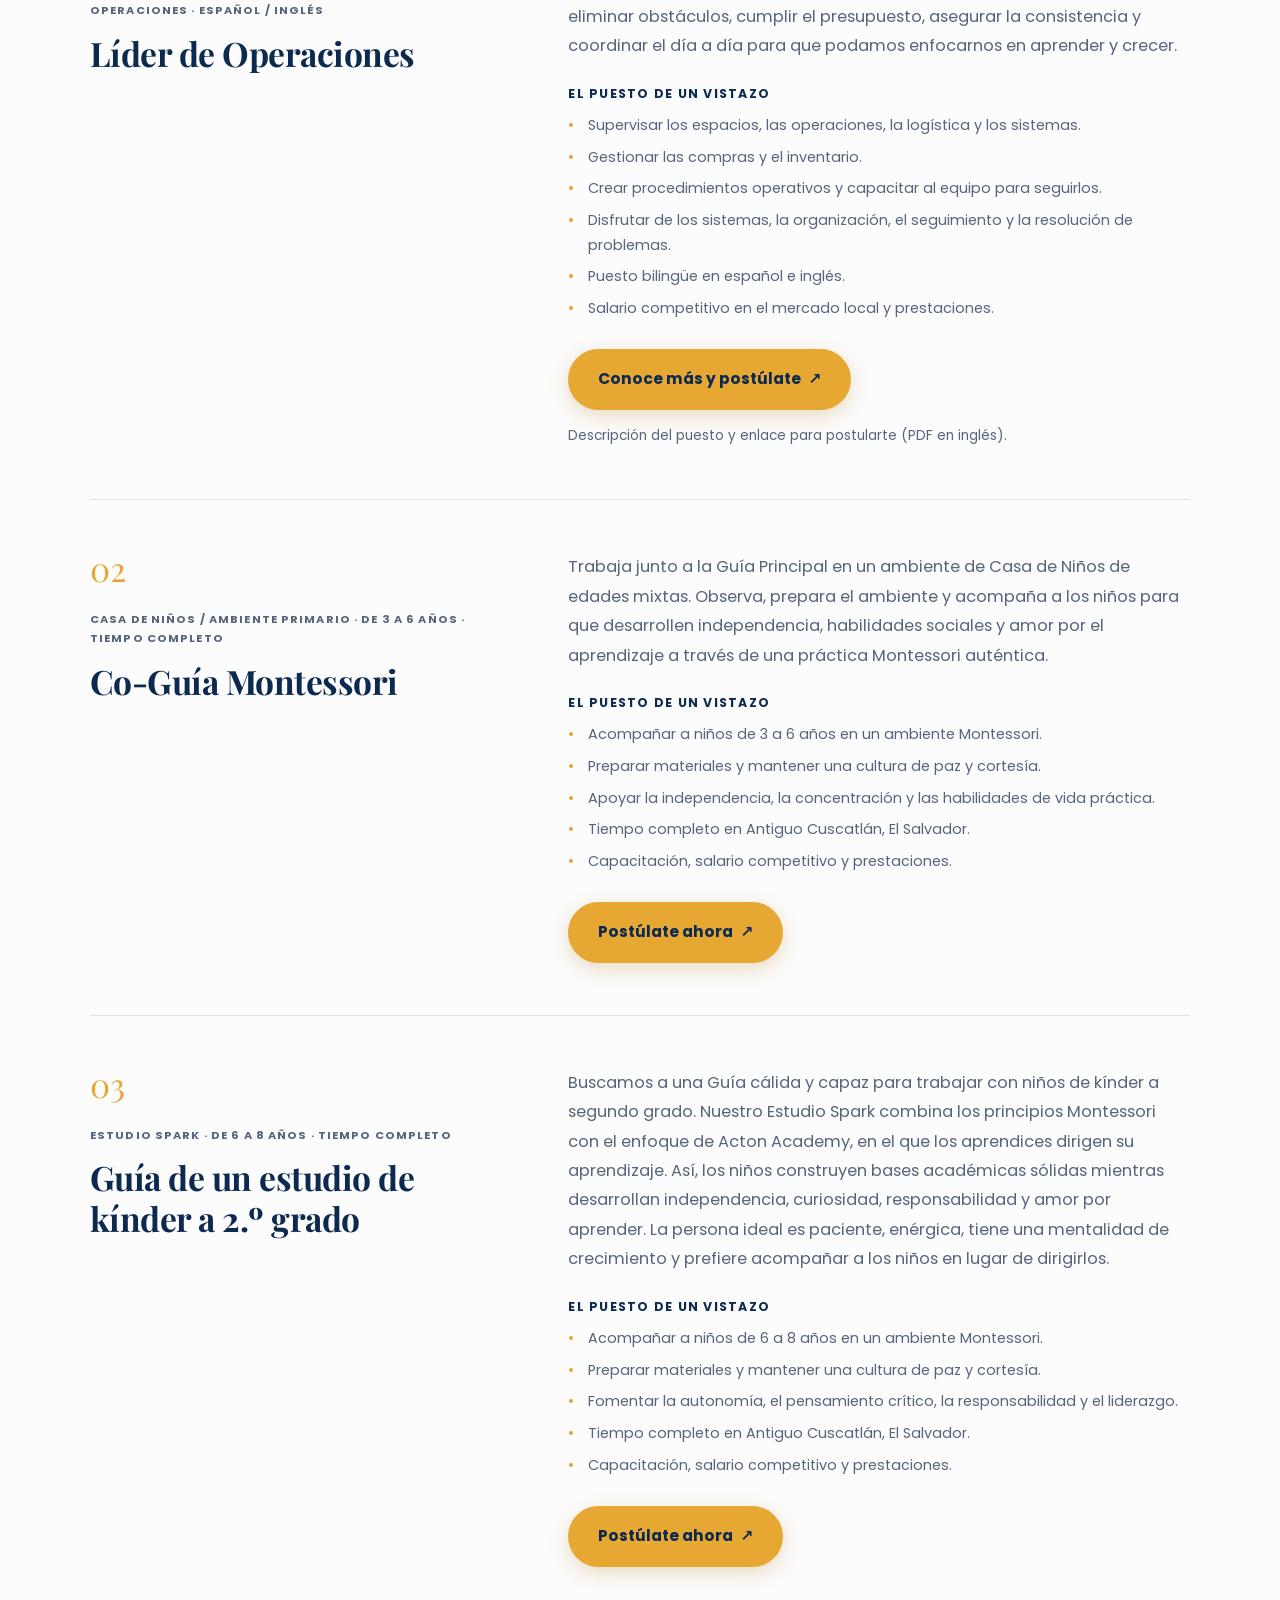
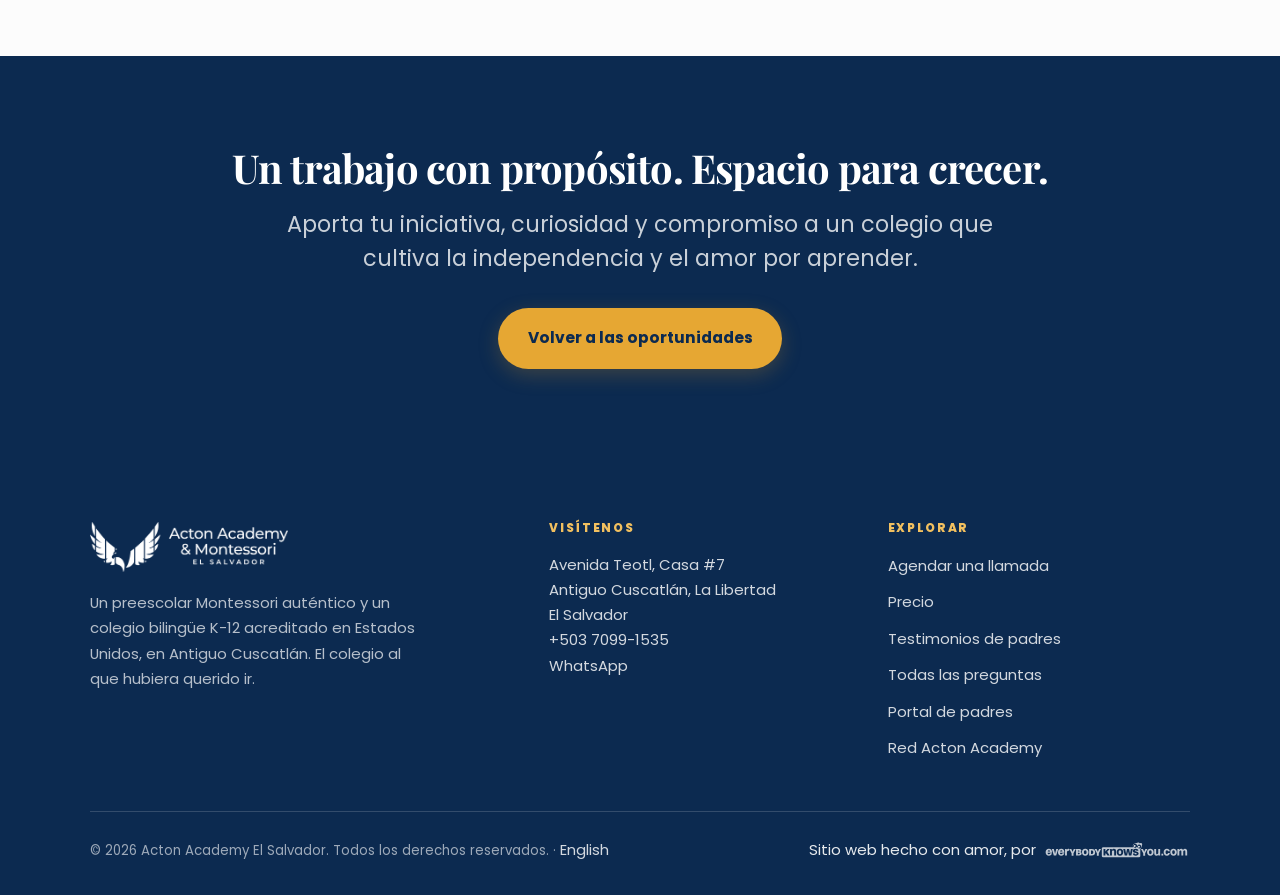
<file: es/trabaja-en-acton.html>
<!DOCTYPE html>
<html lang="es">
<head>
<meta charset="UTF-8">
<meta name="viewport" content="width=device-width, initial-scale=1.0">
<title>Trabaja en Acton | Acton Academy El Salvador</title>
<meta name="description" content="Conoce tres oportunidades laborales en Acton Academy El Salvador: Líder de Operaciones, Co-Guía Montessori y Guía del Estudio Spark.">

<link rel="canonical" href="https://www.actonacademyelsalvador.com/es/trabaja-en-acton.html">
<link rel="alternate" hreflang="en" href="https://www.actonacademyelsalvador.com/work-at-acton.html">
<link rel="alternate" hreflang="es" href="https://www.actonacademyelsalvador.com/es/trabaja-en-acton.html">
<link rel="alternate" hreflang="es-SV" href="https://www.actonacademyelsalvador.com/es/trabaja-en-acton.html">
<link rel="alternate" hreflang="x-default" href="https://www.actonacademyelsalvador.com/work-at-acton.html">

<meta property="og:title" content="Trabaja en Acton | Acton Academy El Salvador">
<meta property="og:description" content="Conoce tres oportunidades laborales en Acton Academy El Salvador: Líder de Operaciones, Co-Guía Montessori y Guía del Estudio Spark.">
<meta property="og:type" content="website">
<meta property="og:url" content="https://www.actonacademyelsalvador.com/es/trabaja-en-acton.html">
<meta property="og:image" content="https://www.actonacademyelsalvador.com/assets/images/social-share/social-share-acton-academy-actonacademyelsalvador.com.jpg">
<meta property="og:site_name" content="Acton Academy El Salvador">
<meta property="og:locale" content="es_SV">
<meta property="og:locale:alternate" content="en_US">
<meta name="twitter:card" content="summary_large_image">
<meta name="twitter:title" content="Trabaja en Acton | Acton Academy El Salvador">
<meta name="twitter:description" content="Conoce tres oportunidades laborales en Acton Academy El Salvador: Líder de Operaciones, Co-Guía Montessori y Guía del Estudio Spark.">
<meta name="twitter:image" content="https://www.actonacademyelsalvador.com/assets/images/social-share/social-share-acton-academy-actonacademyelsalvador.com.jpg">

<meta name="robots" content="index, follow, max-image-preview:large, max-snippet:-1">
<meta name="author" content="Acton Academy El Salvador">
<meta name="theme-color" content="#0C2A50">
<meta name="geo.region" content="SV">
<meta name="geo.placename" content="Antiguo Cuscatlán, La Libertad, El Salvador">

<link rel="icon" href="../favicon.ico" sizes="any">
<link rel="icon" type="image/png" sizes="32x32" href="../favicon-32x32.png">
<link rel="icon" type="image/png" sizes="16x16" href="../favicon-16x16.png">
<link rel="apple-touch-icon" sizes="180x180" href="../apple-touch-icon.png">
<link rel="manifest" href="../site.webmanifest">

<link rel="preconnect" href="https://fonts.googleapis.com">
<link rel="preconnect" href="https://fonts.gstatic.com" crossorigin>
<link rel="preload" as="style" href="https://fonts.googleapis.com/css2?family=Playfair+Display:ital,wght@0,400..900;1,400..900&family=Poppins:wght@300;400;500;600;700&display=swap">
<link rel="stylesheet" href="https://fonts.googleapis.com/css2?family=Playfair+Display:ital,wght@0,400..900;1,400..900&family=Poppins:wght@300;400;500;600;700&display=swap" media="print" onload="this.media='all'">
<noscript><link rel="stylesheet" href="https://fonts.googleapis.com/css2?family=Playfair+Display:ital,wght@0,400..900;1,400..900&family=Poppins:wght@300;400;500;600;700&display=swap"></noscript>

<link rel="stylesheet" href="../assets/css/tokens.css">
<link rel="stylesheet" href="../assets/css/styles.css">

<link rel="stylesheet" href="../assets/css/careers.css">
</head>
<body class="careers-page">
<a class="skip" href="#main">Ir al contenido</a>
<header class="site-header">
  <div class="wrap header-inner">
    <a class="brand" href="index.html">
      <img class="brand-logo" src="../assets/images/logos/logo-horizontal-navy-acton-academy-actonacademyelsalvador.com.png" alt="Acton Academy y Montessori El Salvador" width="900" height="228">
    </a>
    <button class="nav-toggle" type="button" aria-expanded="false" aria-controls="primary-nav" aria-label="Abrir men&uacute;">
      <svg viewBox="0 0 24 24" fill="none" stroke="currentColor" stroke-width="2" aria-hidden="true"><path d="M3 6h18M3 12h18M3 18h18"/></svg>
    </button>
    <nav class="nav" id="primary-nav" aria-label="Principal">
      <a href="index.html#different">Por qu&eacute; Acton</a>
      <a href="index.html#day">Un d&iacute;a aqu&iacute;</a>
      <a href="index.html#pricing">Precio</a>
      <a href="testimonios.html">Padres</a>
      <a href="faq.html">Preguntas</a>
      <a href="trabaja-en-acton.html" aria-current="page">Trabaja en Acton</a>
      <a class="btn btn-primary" href="https://share.hsforms.com/2h3skzeE0QYiYAQn0uWO0YQe5xzt" target="_blank" rel="noopener">Agendar llamada</a>
    </nav>
    <div class="lang"><a href="../work-at-acton.html" hreflang="en">EN</a> &middot; <span class="active">ES</span></div>
  </div>
</header>
<main id="main">
<section class="hero careers-hero"><div class="wrap careers-hero-grid"><div>
<p class="eyebrow">Estamos contratando</p><h1>Trabaja en Acton</h1><p class="careers-headline">Ayuda a transformar el futuro de la educación en El Salvador.</p><p class="lede">En Acton Academy El Salvador estamos construyendo algo poco común: un colegio donde los jóvenes dirigen su aprendizaje y desarrollan independencia, responsabilidad, valentía, habilidades para la vida y la capacidad de pensar por sí mismos.</p>
<div class="btn-row"><a class="btn btn-primary" href="#openings">Ver las oportunidades <span aria-hidden="true">↓</span></a></div><p class="careers-location">Antiguo Cuscatlán, El Salvador</p>
</div><figure class="careers-photo"><img src="../assets/images/gallery/guides-team-work-at-acton-actonacademyelsalvador.com.webp" width="1200" height="1600" alt="Cinco guías de Acton Academy juntas bajo globos azules, blancos y dorados" fetchpriority="high"></figure></div></section>
<section class="tint-cool careers-culture"><div class="wrap careers-culture-grid"><div><p class="eyebrow">Las personas que lo hacen posible</p><h2>Nuestro equipo está formado por personas que observan, crean, acompañan, construyen y resuelven problemas.</h2></div><div><p>Somos un preescolar Montessori auténtico y un colegio bilingüe estadounidense, de kínder a 12.º grado. Pero nuestro entorno educativo no es tradicional.</p><p>Valoramos la iniciativa, la calidez, el profesionalismo, la curiosidad y una mentalidad de crecimiento. Si buscas un trabajo con propósito, un entorno de confianza y la oportunidad de ayudar a transformar el futuro de la educación en El Salvador, te invitamos a postularte.</p></div></div></section>
<section id="openings"><div class="wrap"><div class="section-head"><p class="eyebrow">Oportunidades actuales</p><h2>Encuentra tu lugar en Acton.</h2></div><nav class="job-jumps" aria-label="Ir a una oportunidad"><a href="#operations-lead">Líder de Operaciones<span aria-hidden="true">↗</span></a><a href="#montessori-co-guide">Co-Guía Montessori<span aria-hidden="true">↗</span></a><a href="#spark-guide">Guía de un estudio de kínder a 2.º grado<span aria-hidden="true">↗</span></a></nav><div class="job-list"><article class="job" id="operations-lead" aria-labelledby="operations-lead-title">
    <div class="job-heading"><span class="job-number">01</span><p class="eyebrow">Operaciones · Español / Inglés</p><h3 id="operations-lead-title">Líder de Operaciones</h3></div>
    <div class="job-content"><p class="job-description">Buscamos a una persona organizada, autónoma y bilingüe para liderar las operaciones de nuestro colegio: crear sistemas, estandarizar procesos, eliminar obstáculos, cumplir el presupuesto, asegurar la consistencia y coordinar el día a día para que podamos enfocarnos en aprender y crecer.</p><h4>El puesto de un vistazo</h4><ul class="job-points"><li>Supervisar los espacios, las operaciones, la logística y los sistemas.</li><li>Gestionar las compras y el inventario.</li><li>Crear procedimientos operativos y capacitar al equipo para seguirlos.</li><li>Disfrutar de los sistemas, la organización, el seguimiento y la resolución de problemas.</li><li>Puesto bilingüe en español e inglés.</li><li>Salario competitivo en el mercado local y prestaciones.</li></ul><a class="btn btn-primary" href="../assets/documents/operations-lead-2026-2027-actonacademyelsalvador.com.pdf" target="_blank" rel="noopener">Conoce más y postúlate <span aria-hidden="true">↗</span></a><p class="btn-note">Descripción del puesto y enlace para postularte (PDF en inglés).</p></div>
  </article><article class="job" id="montessori-co-guide" aria-labelledby="montessori-co-guide-title">
    <div class="job-heading"><span class="job-number">02</span><p class="eyebrow">Casa de Niños / Ambiente Primario · De 3 a 6 años · Tiempo completo</p><h3 id="montessori-co-guide-title">Co-Guía Montessori</h3></div>
    <div class="job-content"><p class="job-description">Trabaja junto a la Guía Principal en un ambiente de Casa de Niños de edades mixtas. Observa, prepara el ambiente y acompaña a los niños para que desarrollen independencia, habilidades sociales y amor por el aprendizaje a través de una práctica Montessori auténtica.</p><h4>El puesto de un vistazo</h4><ul class="job-points"><li>Acompañar a niños de 3 a 6 años en un ambiente Montessori.</li><li>Preparar materiales y mantener una cultura de paz y cortesía.</li><li>Apoyar la independencia, la concentración y las habilidades de vida práctica.</li><li>Tiempo completo en Antiguo Cuscatlán, El Salvador.</li><li>Capacitación, salario competitivo y prestaciones.</li></ul><a class="btn btn-primary" href="https://forms.gle/NxD6PgfTEwMsxL3r8" target="_blank" rel="noopener">Postúlate ahora <span aria-hidden="true">↗</span></a></div>
  </article><article class="job" id="spark-guide" aria-labelledby="spark-guide-title">
    <div class="job-heading"><span class="job-number">03</span><p class="eyebrow">Estudio Spark · De 6 a 8 años · Tiempo completo</p><h3 id="spark-guide-title">Guía de un estudio de kínder a 2.º grado</h3></div>
    <div class="job-content"><p class="job-description">Buscamos a una Guía cálida y capaz para trabajar con niños de kínder a segundo grado. Nuestro Estudio Spark combina los principios Montessori con el enfoque de Acton Academy, en el que los aprendices dirigen su aprendizaje. Así, los niños construyen bases académicas sólidas mientras desarrollan independencia, curiosidad, responsabilidad y amor por aprender. La persona ideal es paciente, enérgica, tiene una mentalidad de crecimiento y prefiere acompañar a los niños en lugar de dirigirlos.</p><h4>El puesto de un vistazo</h4><ul class="job-points"><li>Acompañar a niños de 6 a 8 años en un ambiente Montessori.</li><li>Preparar materiales y mantener una cultura de paz y cortesía.</li><li>Fomentar la autonomía, el pensamiento crítico, la responsabilidad y el liderazgo.</li><li>Tiempo completo en Antiguo Cuscatlán, El Salvador.</li><li>Capacitación, salario competitivo y prestaciones.</li></ul><a class="btn btn-primary" href="https://forms.gle/6aeEj3yG61xBvs2A8" target="_blank" rel="noopener">Postúlate ahora <span aria-hidden="true">↗</span></a></div>
  </article></div></div></section>
<section class="dark cta-band"><div class="wrap"><h2>Un trabajo con propósito. Espacio para crecer.</h2><p class="lede">Aporta tu iniciativa, curiosidad y compromiso a un colegio que cultiva la independencia y el amor por aprender.</p><div class="btn-row"><a class="btn btn-primary" href="#openings">Volver a las oportunidades</a></div></div></section>
</main>
<footer class="site-footer">
  <div class="wrap">
    <div class="footer-grid">
      <div class="footer-brand">
        <img class="footer-logo" src="../assets/images/logos/logo-horizontal-white-acton-academy-actonacademyelsalvador.com.png" alt="Acton Academy y Montessori El Salvador" width="900" height="227" loading="lazy">
        <h4 class="sr-only-h4">Acton Academy El Salvador</h4>
        <p>Un preescolar Montessori aut&eacute;ntico y un colegio biling&uuml;e K-12 acreditado en Estados Unidos, en Antiguo Cuscatl&aacute;n. El colegio al que hubiera querido ir.</p>
      </div>
      <div>
        <h4>Vis&iacute;tenos</h4>
        <address>
          Avenida Teotl, Casa #7<br>
          Antiguo Cuscatl&aacute;n, La Libertad<br>
          El Salvador<br>
          <a href="tel:+50370991535">+503 7099-1535</a><br>
          <a href="https://wa.me/50370991535" target="_blank" rel="noopener">WhatsApp</a>
        </address>
      </div>
      <div>
        <h4>Explorar</h4>
        <ul>
          <li><a href="https://share.hsforms.com/2h3skzeE0QYiYAQn0uWO0YQe5xzt" target="_blank" rel="noopener">Agendar una llamada</a></li>
          <li><a href="index.html#pricing">Precio</a></li>
          <li><a href="testimonios.html">Testimonios de padres</a></li>
          <li><a href="faq.html">Todas las preguntas</a></li>
          <li><a href="https://actonparentportal.mystrikingly.com/" target="_blank" rel="noopener">Portal de padres</a></li>
          <li><a href="https://www.actonacademy.org" target="_blank" rel="noopener">Red Acton Academy</a></li>
        </ul>
      </div>
    </div>
    <div class="footer-bottom">
      <small>&copy; <span id="yr">2026</span> Acton Academy El Salvador. Todos los derechos reservados. &middot; <a href="../work-at-acton.html" hreflang="en">English</a></small>
      <a class="eky-credit" href="https://everybodyknowsyou.com" target="_blank" rel="noopener" aria-label="Sitio web hecho con amor por everybodyknowsyou.com">
        <span class="eky-credit__text">Sitio web hecho con amor, por</span>
        <svg role="img" aria-label="everybodyknowsyou.com" id="Layer_1" data-name="Layer 1" xmlns="http://www.w3.org/2000/svg" viewBox="0 0 1296.95 160.34">
  <defs>
    <style>
            .cls-1 { fill: var(--eky-bg, #ffffff); }
      .cls-2 { fill: var(--eky-fg, currentColor); }
    </style>
  </defs>
  <g>
    <g>
      <g>
        <rect class="cls-2" x="515.16" y="55.21" width="342.62" height="90.52" rx="12" ry="12"/>
        <path class="cls-1" d="M530.13,71.12h16.6v15.46l-.24,6.96h.32l3.32-4.61,15.14-17.81h19.83l-22.02,25.02,22.18,33.68h-19.92l-13.76-20.73-4.86,5.34v15.38h-16.6v-58.69Z"/>
        <path class="cls-1" d="M604.13,71.12v8.01h.32c4.53-6.23,10.53-9.23,18.54-9.23,12.47,0,18.94,7.29,18.94,22.02v37.89h-16.6v-35.3c0-7.69-2.75-10.85-8.58-10.85-7.21,0-11.82,4.7-11.82,12.14v34h-16.6v-58.69h15.79Z"/>
        <path class="cls-1" d="M647.37,100.43c0-17.57,11.09-30.52,29.31-30.52s29.31,12.95,29.31,30.52-11.09,30.6-29.31,30.6-29.31-13.03-29.31-30.6ZM688.66,100.43c0-9.8-3.81-17.16-11.98-17.16s-11.98,7.37-11.98,17.16,3.81,17.24,11.98,17.24,11.98-7.45,11.98-17.24Z"/>
        <path class="cls-1" d="M705.66,71.12h17.57l6.64,35.62c.41,2.02.73,4.86,1.14,6.88h.32l1.21-6.88,6.88-35.62h18.54l7.45,35.62,1.29,6.88h.32l1.05-6.88,5.99-35.62h17.24l-13.28,58.69h-21.53l-6.64-32.38-1.29-6.88h-.32l-1.21,6.88-6.56,32.38h-21.45l-13.36-58.69Z"/>
        <path class="cls-1" d="M791.81,110.79l17-.08c.57,4.78,3.72,7.53,9.31,7.53,4.61,0,7.85-1.7,7.85-5.26,0-2.67-1.78-4.37-5.59-5.26l-14.09-3.24c-8.98-2.02-13.84-7.77-13.84-16.27,0-11.5,8.99-18.3,24.69-18.3,14.65,0,23.56,6.96,23.8,18.05h-17c-.49-3.32-2.67-5.67-7.69-5.67-4.37,0-7.21,1.54-7.21,4.61,0,2.43,1.7,3.81,5.59,4.7l14.09,3.24c9.23,2.1,14.09,8.18,14.09,16.84,0,12.71-10.28,19.35-24.77,19.35-16.19,0-25.99-7.77-26.23-20.24Z"/>
      </g>
      <g>
        <path class="cls-2" d="M918.06,100.39c0-17.57,11.09-30.52,29.31-30.52s29.31,12.95,29.31,30.52-11.09,30.6-29.31,30.6-29.31-13.03-29.31-30.6ZM959.34,100.39c0-9.8-3.81-17.16-11.98-17.16s-11.98,7.37-11.98,17.16,3.81,17.24,11.98,17.24,11.98-7.45,11.98-17.24Z"/>
        <path class="cls-2" d="M1018.85,129.78v-7.85h-.32c-4.61,6.15-10.52,9.07-17.89,9.07-11.98,0-18.46-7.29-18.46-21.94v-37.97h16.6v35.38c0,7.69,2.83,10.77,8.18,10.77,6.56,0,11.09-4.61,11.09-12.63v-33.52h16.6v58.69h-15.79Z"/>
        <path class="cls-2" d="M884.01,109.52l-20.4-38.4h17.84l8.26,17.75c.99,2.06,1.9,4.96,2.89,7.02h.33c.91-2.06,1.82-4.96,2.72-7.02l7.85-17.75h17.51l-20.07,38.57v21.31h-16.93v-21.47Z"/>
      </g>
      <g>
        <path class="cls-2" d="M14.66,100.39c0-17.97,10.85-30.52,29.55-30.52s28.01,12.47,27.36,34.41h-39.35c.89,8.91,4.53,14.01,11.66,14.01,5.67,0,9.31-3,10.44-8.5h16.76c-2.19,13.28-12.31,21.21-26.88,21.21-18.7,0-29.55-12.63-29.55-30.6ZM54.58,92.54c-1.05-6.56-4.78-9.96-10.36-9.96s-9.8,3.64-11.42,9.96h21.78Z"/>
        <path class="cls-2" d="M69.8,71.09h17.49l9.47,35.62c.57,2.02,1.05,4.86,1.62,6.88h.32l1.54-6.88,8.99-35.62h17.16l-17.81,58.69h-21.13l-17.65-58.69Z"/>
        <path class="cls-2" d="M124.69,100.39c0-17.97,10.85-30.52,29.55-30.52s28.01,12.47,27.36,34.41h-39.35c.89,8.91,4.53,14.01,11.66,14.01,5.67,0,9.31-3,10.44-8.5h16.76c-2.19,13.28-12.31,21.21-26.88,21.21-18.7,0-29.55-12.63-29.55-30.6ZM164.61,92.54c-1.05-6.56-4.78-9.96-10.36-9.96s-9.8,3.64-11.42,9.96h21.78Z"/>
        <path class="cls-2" d="M187.44,71.09h15.46v9.47h.32c3.64-7.37,8.74-10.69,15.71-10.69,1.86,0,3.56.24,5.1.81v15.79h-.32c-1.7-.49-3.24-.73-5.18-.73-9.15,0-14.49,5.42-14.49,16.11v27.93h-16.6v-58.69Z"/>
        <path class="cls-2" d="M285.57,71.09h26.15c13.52,0,20.97,5.42,20.97,14.82,0,6.15-3.08,10.36-9.96,12.39v.32c8.02,1.46,12.23,6.23,12.23,13.84,0,10.52-8.42,17.33-21.7,17.33h-27.69v-58.69ZM316.66,88.82c0-3.64-2.02-5.18-6.56-5.18h-7.93v10.77h7.93c4.37,0,6.56-1.86,6.56-5.59ZM318.6,111.24c0-3.81-2.27-5.99-6.88-5.99h-9.55v11.98h9.63c4.45,0,6.8-2.19,6.8-5.99Z"/>
        <path class="cls-2" d="M337.95,100.39c0-17.57,11.09-30.52,29.31-30.52s29.31,12.95,29.31,30.52-11.09,30.6-29.31,30.6-29.31-13.03-29.31-30.6ZM379.24,100.39c0-9.8-3.8-17.16-11.98-17.16s-11.98,7.37-11.98,17.16,3.8,17.24,11.98,17.24,11.98-7.45,11.98-17.24Z"/>
        <path class="cls-2" d="M402.08,71.09h24.13c18.62,0,29.63,10.36,29.63,29.31s-11.01,29.39-29.63,29.39h-24.13v-58.69ZM438.99,100.39c0-10.77-5.83-16.19-13.36-16.19h-6.96v32.46h6.96c7.53,0,13.36-5.51,13.36-16.27Z"/>
        <path class="cls-2" d="M471.04,109.52l-20.4-38.4h17.84l8.26,17.75c.99,2.06,1.9,4.96,2.89,7.02h.33c.91-2.06,1.82-4.96,2.72-7.02l7.85-17.75h17.51l-20.07,38.57v21.31h-16.93v-21.47Z"/>
        <path class="cls-2" d="M245.89,109.52l-20.4-38.4h17.84l8.26,17.75c.99,2.06,1.9,4.96,2.89,7.02h.33c.91-2.06,1.82-4.96,2.72-7.02l7.85-17.75h17.51l-20.07,38.57v21.31h-16.93v-21.47Z"/>
      </g>
    </g>
    <g>
      <g>
        <path class="cls-2" d="M837.89,14.05c5.42-1.65,11.14.47,13.85,5.48.39.72,1.1,1.2,1.88,1.34.7.12,1.52-.2,2.16-.74,4.05-3.38,9.74-3.68,14.06-.7,4.24,2.92,5.92,8.22,4.35,13.25l-6.96,22.26c-2.45,8.46-9.67,14.45-18.27,15.02-8.94.6-17.2-4.68-20.36-13.03-.17-.45-.5-.62-.88-.67s-.66.09-.98.46c-5.78,6.49-15.01,8.59-23.07,5.2-7.59-3.19-12.57-10.83-12.37-19.15.21-8.44,5.67-16.24,13.97-18.77l32.61-9.94ZM844.69,65.73c8.85,1.59,17.31-4.28,18.9-13.13,1.59-8.85-4.28-17.31-13.13-18.9-8.85-1.59-17.31,4.28-18.9,13.13s4.28,17.31,13.13,18.9ZM808.72,59.25c8.85,1.59,17.31-4.28,18.9-13.13,1.59-8.85-4.28-17.31-13.13-18.9-8.85-1.59-17.31,4.28-18.9,13.13-1.59,8.85,4.28,17.31,13.13,18.9Z"/>
        <g>
          <path class="cls-1" d="M850.46,33.7c8.85,1.59,14.72,10.06,13.13,18.9-1.59,8.85-10.06,14.72-18.9,13.13-8.85-1.59-14.72-10.06-13.13-18.9s10.06-14.72,18.9-13.13Z"/>
          <path class="cls-1" d="M814.49,27.22c8.85,1.59,14.72,10.06,13.13,18.9-1.59,8.85-10.06,14.72-18.9,13.13-8.85-1.59-14.72-10.06-13.13-18.9,1.59-8.85,10.06-14.72,18.9-13.13Z"/>
        </g>
      </g>
      <g>
        <g>
          <path class="cls-2" d="M847.57,56.91c-.06-.86-.28-1.56-.42-2.47.64.65,1.19,1.16,1.91,1.66,1.12.79,2.71.42,3.44-.7.73-1.11.45-2.64-.68-3.44-.71-.5-1.52-.66-2.4-1.05,1.54-.53,3.13-1,3.41-2.57.17-.93-.14-1.9-.84-2.43-1.03-.79-2.26-.75-3.22.02-.58.46-1.06.91-1.67,1.49.18-.89.4-1.63.45-2.5.09-1.44-1.09-2.58-2.46-2.58s-2.55,1.17-2.48,2.62c.04.85.33,1.53.43,2.46-.47-.54-.95-.89-1.43-1.33-1.13-1.04-2.8-.99-3.77.19-.91,1.1-.66,2.87.58,3.67.72.46,1.49.65,2.34.99-.88.38-1.73.56-2.45,1.09-1.21.89-1.32,2.65-.36,3.69,1.04,1.12,2.62,1.06,3.73.03l1.46-1.34c-.23.92-.51,1.75-.51,2.68,0,1.41,1.2,2.5,2.56,2.45s2.46-1.22,2.37-2.6Z"/>
          <path class="cls-2" d="M847.57,56.91c.09,1.38-1.03,2.55-2.37,2.6s-2.56-1.05-2.56-2.45c0-.94.27-1.76.51-2.68l-1.46,1.34c-1.12,1.03-2.7,1.09-3.73-.03-.96-1.04-.84-2.8.36-3.69.71-.53,1.56-.71,2.45-1.09-.85-.34-1.62-.53-2.34-.99-1.24-.79-1.49-2.57-.58-3.67.97-1.17,2.64-1.23,3.77-.19.48.45.96.79,1.43,1.33-.1-.93-.38-1.61-.43-2.46-.07-1.44,1.07-2.62,2.48-2.62s2.55,1.14,2.46,2.58c-.05.87-.27,1.6-.45,2.5.61-.58,1.09-1.03,1.67-1.49.96-.77,2.19-.81,3.22-.02.7.54,1,1.5.84,2.43-.28,1.57-1.87,2.04-3.41,2.57.88.39,1.69.54,2.4,1.05,1.13.8,1.41,2.33.68,3.44-.73,1.11-2.32,1.48-3.44.7-.72-.5-1.27-1.01-1.91-1.66.14.92.37,1.62.42,2.47Z"/>
        </g>
        <g>
          <path class="cls-2" d="M810.13,50.42c.09-1.04-.23-1.92-.46-2.9.76.65,1.37,1.38,2.24,1.82,1.23.63,2.73.08,3.32-1.08s.21-2.6-.95-3.29c-.73-.43-1.51-.63-2.28-.94.71-.21,1.29-.46,1.92-.73,1.42-.61,1.98-2.23,1.25-3.55s-2.48-1.69-3.67-.79c-.67.5-1.22,1.01-1.84,1.61.23-1.08.58-2.02.43-3.07-.18-1.23-1.33-2.03-2.49-2.01s-2.27.88-2.4,2.1c-.11,1.04.22,1.91.45,2.98-.52-.57-1.04-.93-1.58-1.42-1.11-1-2.86-.89-3.77.32s-.53,2.95.79,3.67c.74.41,1.47.63,2.23.89-.85.33-1.63.52-2.35.98-1.23.78-1.49,2.47-.66,3.57s2.46,1.35,3.58.48c.64-.49,1.17-.96,1.77-1.57-.22,1.07-.56,1.95-.45,2.98.14,1.28,1.29,2.13,2.5,2.11s2.29-.84,2.41-2.17Z"/>
          <path class="cls-2" d="M810.13,50.42c-.12,1.32-1.24,2.14-2.41,2.17s-2.36-.83-2.5-2.11c-.11-1.03.23-1.91.45-2.98-.6.61-1.13,1.08-1.77,1.57-1.12.87-2.73.66-3.58-.48s-.57-2.79.66-3.57c.72-.46,1.5-.64,2.35-.98-.77-.26-1.49-.48-2.23-.89-1.32-.73-1.68-2.5-.79-3.67s2.66-1.32,3.77-.32c.54.49,1.06.85,1.58,1.42-.23-1.07-.56-1.94-.45-2.98.13-1.22,1.24-2.08,2.4-2.1s2.31.78,2.49,2.01c.15,1.05-.2,1.99-.43,3.07.62-.6,1.17-1.1,1.84-1.61,1.2-.9,2.97-.5,3.67.79s.17,2.93-1.25,3.55c-.63.27-1.21.52-1.92.73.77.32,1.55.51,2.28.94,1.16.68,1.53,2.13.95,3.29s-2.09,1.71-3.32,1.08c-.87-.44-1.48-1.17-2.24-1.82.23.98.55,1.86.46,2.9Z"/>
        </g>
      </g>
    </g>
  </g>
  <g fill="var(--eky-fg, currentColor)">
    <path d="M1046.08,112.99h15.96v16.61h-15.96v-16.61Z"/>
    <path d="M1065.91,100.33c0-17.49,11.29-30.39,29.1-30.39,13.79,0,25.15,8.06,26.36,22.41h-16.85c-.56-5.8-4.03-9.11-9.43-9.11-8.06,0-11.93,7.42-11.93,17.09s3.79,17.17,11.85,17.17c5.4,0,8.95-3.3,9.67-9.67h16.85c-1.13,14.91-12.66,22.97-26.52,22.97-18.14,0-29.1-12.98-29.1-30.47Z"/>
    <path d="M1124.75,100.33c0-17.49,11.04-30.39,29.18-30.39s29.18,12.9,29.18,30.39-11.04,30.47-29.18,30.47-29.18-12.98-29.18-30.47ZM1165.86,100.33c0-9.75-3.79-17.09-11.93-17.09s-11.93,7.33-11.93,17.09,3.79,17.17,11.93,17.17,11.93-7.42,11.93-17.17Z"/>
    <path d="M1204.31,71.15v7.98h.32c4.43-5.97,10.64-9.19,17.9-9.19s12.41,3.14,15.4,9.19h.32c4.92-6.21,10.72-9.19,17.9-9.19,12.58,0,19.27,8.71,19.27,22.81v36.84h-16.53v-34.26c0-7.66-2.34-11.69-8.06-11.69-6.53,0-10.56,5-10.56,12.9v33.05h-16.53v-34.34c0-7.58-2.42-11.61-8.14-11.61-6.61,0-10.48,5.24-10.48,12.9v33.05h-16.53v-58.44h15.72Z"/>
  </g>
</svg>
      </a>
    </div>
  </div>
</footer>

<script src="../assets/js/main.js" defer></script>
<script>document.getElementById('yr').textContent=new Date().getFullYear();</script>
</body>
</html>
</file>
<file: assets/css/tokens.css>
/* assets/css/tokens.css - colors + fonts ONLY. The one file to edit to re-skin.
   Palette supplied by Acton Academy El Salvador (Shannon), 2 September 2026. */
:root{
  /* ---- Acton brand colours, exactly as supplied ---- */
  --ink:         #0C2A50;   /* brand navy. Main text, dark sections, footer, logo colour */
  --ink-soft:    #142A41;   /* deeper navy, second brand tone */
  --accent:      #E6A733;   /* brand gold. Buttons, eyebrows, price figure, accents */
  --mint:        #BCE4D9;   /* brand mint. Soft section backgrounds and highlights */
  --bg:          #FCFCFC;   /* page background */
  --surface:     #F5F5F5;   /* alternating section background */

  /* ---- derived from the brand colours, not supplied ---- */
  --accent-warm: #F2C05F;   /* lighter gold for hovers and dark-section headings */
  --accent-2:    #1B4C87;   /* link blue, derived from the brand navy */
  --surface-2:   #BCE4D9;   /* the mint, used as a full section tint */
  --mint-soft:   #E4F3EE;   /* mint at low strength, for cards on mint sections */
  --muted:       #56657C;   /* secondary text */
  --line:        #E3E3E3;   /* hairlines and borders */
  --line-warm:   #CBD9D4;   /* hairlines on mint sections */
  --good:        #1E7A5A;   /* affirmative ticks, harmonises with the mint */
  --bad:         #B4443A;   /* the extra costs other schools bill separately */
  --plain:       #93A1B4;   /* neutral marks in comparisons */

  /* Footer credit colors (read by the EKY credit logo) */
  --footer-bg: var(--ink);
  --footer-fg: #FFFFFF;

  /* ---- Fonts, as used by the school ---- */
  /* Both are Google Fonts under the SIL Open Font License, free for commercial use. */
  --font-display: 'Playfair Display', Georgia, 'Times New Roman', serif;
  --font-body:    'Poppins', system-ui, -apple-system, 'Segoe UI', sans-serif;

  /* Layout */
  --max: 1180px;
  --max-narrow: 780px;
}
</file>
<file: assets/css/styles.css>
/* assets/css/styles.css - references tokens.css, no raw hex except rgba shadows */

/* ---------- reset ---------- */
*{margin:0;padding:0;box-sizing:border-box}
html{scroll-behavior:smooth;-webkit-text-size-adjust:100%}
/* The sticky header is 71px tall, so an in-page link would otherwise drop its target
   underneath it. scroll-margin-top on the target alone is enough. Do not also set
   scroll-padding-top on html: the two are additive and the landing overshoots.
   Paired with width and height on every image, so the page cannot grow underneath a
   smooth scroll while it is still in flight and deposit the reader in the wrong section. */
section[id],[id]:target{scroll-margin-top:76px}
body{
  font-family:var(--font-body);
  color:var(--ink);
  background:var(--bg);
  line-height:1.7;
  font-size:clamp(.96rem,.92rem + .18vw,1.02rem);
  -webkit-font-smoothing:antialiased;
}
img{max-width:100%;height:auto;display:block}
a{color:var(--accent-2);text-underline-offset:.18em}
ul,ol{list-style:none}
button{font:inherit}

/* ---------- type ---------- */
h1,h2,h3,h4{
  font-family:var(--font-display);
  font-weight:700;
  line-height:1.12;
  letter-spacing:-.015em;
}
h1{font-size:clamp(2.15rem,1.45rem + 2.5vw,3.5rem);letter-spacing:-.026em}
h2{font-size:clamp(1.75rem,1.35rem + 1.5vw,2.5rem);letter-spacing:-.02em}
h3{font-size:clamp(1.15rem,1.03rem + .55vw,1.45rem)}
h4{font-size:1.05rem;font-family:var(--font-body);font-weight:700;letter-spacing:0}
p{max-width:68ch}
strong{font-weight:650}

.eyebrow{
  font-family:var(--font-body);
  font-size:.76rem;font-weight:650;
  letter-spacing:.16em;text-transform:uppercase;
  color:var(--accent);margin-bottom:1rem;
}
.lede{font-size:clamp(1.1rem,1rem + .55vw,1.4rem);color:var(--muted);line-height:1.55}
.lede strong{color:var(--ink)}

/* ---------- layout ---------- */
.wrap{max-width:var(--max);margin:0 auto;padding:0 clamp(1.15rem,4vw,2.5rem)}
.narrow{max-width:var(--max-narrow)}
section{padding:clamp(3.5rem,7vw,6.5rem) 0}
.section-head{max-width:66ch;margin-bottom:clamp(2rem,4vw,3.25rem)}
.tint{background:var(--surface)}
.tint-cool{background:var(--surface-2)}
.tint-cool .fit-col{border-color:var(--line-warm);background:var(--bg)}
.tint-cool .program{border-color:var(--line-warm)}
.tint-cool .ph{border-color:var(--line-warm)}
.dark{background:var(--ink);color:#fff}
.dark h2,.dark h3{color:#fff}
.dark .lede{color:rgba(255,255,255,.78)}
.dark .eyebrow{color:var(--accent-warm)}
.dark a{color:var(--accent-warm)}
.dark a.btn-primary,.dark a.btn-primary:hover{color:var(--ink)}
.dark .lede strong{color:#fff}

/* ---------- header ---------- */
.site-header{
  position:sticky;top:0;z-index:60;
  background:rgba(255,255,255,.92);
  backdrop-filter:saturate(1.4) blur(12px);
  border-bottom:1px solid var(--line);
}
.header-inner{display:flex;align-items:center;gap:1.25rem;min-height:70px}
.brand{display:flex;align-items:center;text-decoration:none;color:var(--ink);margin-right:auto}
.brand-logo{height:42px;width:auto;max-width:100%;display:block;object-fit:contain;flex:0 0 auto}
@media (max-width:900px){.brand-logo{height:36px}}
@media (max-width:400px){.brand-logo{height:30px}}
.footer-logo{height:50px;width:auto;max-width:100%;display:block;margin-bottom:1.1rem;object-fit:contain}
.sr-only-h4{position:absolute;width:1px;height:1px;overflow:hidden;clip:rect(0 0 0 0);white-space:nowrap}
.nav{display:flex;align-items:center;gap:1.5rem}
.nav a{color:var(--ink);text-decoration:none;font-size:.9rem;font-weight:550}
.nav a:hover{color:var(--accent)}
.lang{font-size:.8rem;font-weight:650;letter-spacing:.04em;color:var(--muted);white-space:nowrap}
.lang a{color:var(--muted);text-decoration:none}
.lang a:hover{color:var(--accent)}
.lang .active{color:var(--ink)}
.nav-toggle{display:none;background:none;border:0;cursor:pointer;padding:.4rem;color:var(--ink)}
.nav-toggle svg{width:26px;height:26px}

@media (max-width:900px){
  .nav-toggle{display:block;order:3}
  .nav{
    order:4;flex-basis:100%;flex-direction:column;align-items:flex-start;
    gap:.2rem;padding:.5rem 0 1.1rem;display:none;
  }
  .nav.open{display:flex}
  .nav a{padding:.55rem 0;font-size:1rem;width:100%;border-bottom:1px solid var(--line)}
  .header-inner{flex-wrap:wrap;min-height:64px}
}

/* ---------- buttons ---------- */
.btn{
  display:inline-flex;align-items:center;justify-content:center;gap:.5rem;
  padding:.95rem 1.7rem;border-radius:999px;
  font-weight:650;font-size:.97rem;text-decoration:none;
  border:2px solid transparent;cursor:pointer;
  transition:transform .18s ease,background .18s ease,box-shadow .18s ease,color .18s ease;
}
.btn-primary{background:var(--accent);color:var(--ink);box-shadow:0 6px 20px rgba(184,134,43,.28)}
.btn-primary:hover{background:var(--accent-warm);color:var(--ink);transform:translateY(-2px);box-shadow:0 10px 26px rgba(184,134,43,.34)}
.btn-ghost{border-color:currentColor;color:var(--ink);background:transparent}
.btn-ghost:hover{background:var(--ink);color:#fff;border-color:var(--ink);transform:translateY(-2px)}
.dark .btn-ghost{color:#fff}
.dark .btn-ghost:hover{background:#fff;color:var(--ink);border-color:#fff}
.btn-row{display:flex;flex-wrap:wrap;gap:.85rem;margin-top:2rem}
.btn-note{font-size:.85rem;color:var(--muted);margin-top:.9rem}
.dark .btn-note{color:rgba(255,255,255,.62)}

/* ---------- hero ---------- */
.hero{
  position:relative;
  padding:clamp(3.25rem,7vw,6rem) 0 clamp(3rem,6vw,5rem);
  background:
    radial-gradient(120% 90% at 88% 8%, rgba(31,95,169,.09) 0%, rgba(31,95,169,0) 58%),
    radial-gradient(100% 80% at 4% 96%, rgba(184,134,43,.11) 0%, rgba(184,134,43,0) 60%),
    var(--bg);
  overflow:hidden;
}
/* Oversized eagle watermark bleeding off the right edge, purely decorative.
   ::after needs no markup and is ignored by screen readers. The hero already
   clips with overflow:hidden, so the bleed cannot create a scrollbar. */
.hero::after{
  content:"";position:absolute;pointer-events:none;z-index:0;
  right:-6%;top:3%;
  width:clamp(280px,38vw,660px);aspect-ratio:170/112;
  background:url(../images/logos/eagle-mark-navy-acton-academy-actonacademyelsalvador.com.png) no-repeat center/contain;
  opacity:.07;
}
@media (max-width:880px){.hero::after{right:-18%;top:2%;width:60vw;opacity:.045}}
@media (prefers-reduced-motion:no-preference){.hero::after{transition:opacity .4s ease}}
.hero-grid{position:relative;z-index:1;display:grid;grid-template-columns:1.08fr .92fr;gap:clamp(2rem,5vw,4.25rem);align-items:center}
.hero h1{margin-bottom:1.35rem}
.hero h1 em{font-style:italic;color:var(--accent)}
.hero-locator{
  font-size:.95rem;color:var(--muted);max-width:60ch;
  padding-top:1.4rem;margin-top:1.6rem;border-top:1px solid var(--line);
}
.hero-media{position:relative}
.hero-media img,.hero-media .ph{border-radius:22px;box-shadow:0 26px 60px rgba(16,35,63,.17)}
@media (max-width:880px){.hero-grid{grid-template-columns:1fr}.hero-media{order:-1}}

/* ---------- placeholder image blocks ---------- */
.ph{
  position:relative;display:flex;flex-direction:column;
  align-items:center;justify-content:center;gap:.45rem;
  background:
    repeating-linear-gradient(135deg,var(--surface) 0 14px,var(--surface-2) 14px 28px);
  border:2px dashed var(--line);border-radius:18px;
  color:var(--muted);text-align:center;padding:1.5rem;min-height:220px;
}
.ph b{font-family:var(--font-body);font-size:.82rem;font-weight:700;letter-spacing:.1em;text-transform:uppercase;color:var(--ink-soft)}
.ph span{font-size:.8rem;max-width:34ch;line-height:1.45}
.ph-hero{aspect-ratio:4/5;min-height:340px}
.ph-wide{aspect-ratio:16/10}
.ph-sq{aspect-ratio:1}

/* ---------- the question block ---------- */
.question{
  border-left:4px solid var(--accent);
  padding-left:clamp(1.1rem,2.5vw,2rem);
}
.question .big{
  font-family:var(--font-display);font-weight:600;
  font-size:clamp(1.4rem,1.1rem + 1.4vw,2.1rem);
  line-height:1.22;letter-spacing:-.018em;max-width:30ch;
}

/* ---------- pillar cards ---------- */
.cards{display:grid;gap:1.35rem}
.cards-3{grid-template-columns:repeat(3,1fr)}
.cards-2{grid-template-columns:repeat(2,1fr)}
.cards-4{grid-template-columns:repeat(4,1fr)}
@media (max-width:940px){.cards-3,.cards-4{grid-template-columns:repeat(2,1fr)}}
@media (max-width:620px){.cards,.cards-2,.cards-3,.cards-4{grid-template-columns:1fr}}

.card{
  background:var(--bg);border:1px solid var(--line);border-radius:18px;
  padding:clamp(1.4rem,2.6vw,2rem);
  transition:transform .22s ease,box-shadow .22s ease,border-color .22s ease;
}
.card:hover{transform:translateY(-4px);box-shadow:0 16px 40px rgba(16,35,63,.09);border-color:var(--accent)}
.card h3{margin-bottom:.6rem}
.card p{color:var(--muted);font-size:.96rem}
.card .num{
  font-family:var(--font-display);font-size:2.1rem;font-weight:600;
  color:var(--accent);line-height:1;display:block;margin-bottom:.7rem;
}
.tint .card{background:var(--bg)}
.dark .card{background:rgba(255,255,255,.05);border-color:rgba(255,255,255,.14)}
.dark .card p{color:rgba(255,255,255,.72)}

/* ---------- mission statement ---------- */
.mission{
  margin-top:clamp(2.75rem,6vw,4.5rem);
  text-align:center;max-width:min(900px,100%);margin-left:auto;margin-right:auto;
}
.mission-intro{
  font-family:var(--font-body);font-size:.78rem;font-weight:650;
  letter-spacing:.16em;text-transform:uppercase;
  color:rgba(255,255,255,.6);margin:0 auto .9rem;max-width:none;
}
.mission-line{
  font-family:var(--font-display);font-weight:600;
  font-size:clamp(1.4rem,1.05rem + 1.6vw,2.35rem);
  line-height:1.2;letter-spacing:-.02em;
  color:var(--accent-warm);margin:0 auto;max-width:none;text-wrap:balance;
}

/* ---------- three verbs ---------- */
.verbs{display:grid;grid-template-columns:repeat(3,1fr);gap:1.35rem;margin-top:2.5rem}
@media (max-width:820px){.verbs{grid-template-columns:1fr}}
.verb{border-top:3px solid var(--accent);padding-top:1.3rem}
.verb h3{font-size:clamp(1.5rem,1.2rem + 1vw,2rem);margin-bottom:.5rem}
.verb h3 span{color:var(--accent)}
.verb p{color:var(--muted);font-size:.97rem}
.dark .verb p{color:rgba(255,255,255,.72)}

/* ---------- comparison table ---------- */
.compare-wrap{overflow-x:auto;-webkit-overflow-scrolling:touch;border-radius:18px;border:1px solid var(--line)}
table.compare{width:100%;border-collapse:collapse;min-width:640px;background:var(--bg)}
table.compare th,table.compare td{
  text-align:left;padding:1rem 1.15rem;
  border-bottom:1px solid var(--line);vertical-align:top;font-size:.95rem;
}
table.compare thead th{
  background:var(--ink);color:#fff;font-family:var(--font-body);
  font-size:1rem;font-weight:700;letter-spacing:.06em;text-transform:uppercase;
  padding-top:1.15rem;padding-bottom:1.15rem;
  position:sticky;top:0;
}
/* The Acton column now sits beside the category column, so the gold and the
   gold divider move from the last column to the second. */
table.compare thead th:nth-child(2){background:var(--accent);color:var(--ink)}
table.compare tbody tr:last-child td{border-bottom:0}
table.compare tbody tr:nth-child(even){background:var(--surface)}
table.compare td:first-child{font-weight:650;color:var(--ink);width:22%}
table.compare td:nth-child(2){border-left:3px solid var(--accent);border-right:3px solid var(--accent)}
.cmp-them{color:var(--muted)}
.cmp-us{color:var(--ink)}

/* ---------- accreditation and network logos ---------- */
.partners{margin-top:clamp(3rem,6vw,4.5rem);text-align:center}
/* .eyebrow carries a max-width with zero side margins, so it needs auto margins
   to actually centre inside this block rather than sit against the left edge. */
.partners .eyebrow{margin:0 auto 1.7rem}
.partner-logos{
  list-style:none;display:flex;flex-wrap:wrap;justify-content:center;align-items:center;
  gap:clamp(2rem,6vw,4.5rem);margin:0;padding:0;
}
.partner-logos li{display:flex;align-items:center;justify-content:center}
/* Each mark is fitted into a shared box, so the tall badge and the wide
   wordmarks read at the same optical weight instead of the same raw height. */
.partner-logos img{
  max-height:76px;max-width:220px;width:auto;height:auto;object-fit:contain;display:block;
  opacity:.88;transition:opacity .2s ease,transform .2s ease;
}
.partner-logos a:hover img,.partner-logos a:focus-visible img{opacity:1;transform:translateY(-2px)}
@media (max-width:640px){.partner-logos img{max-height:58px;max-width:165px}}

/* ---------- day timeline ---------- */
.timeline{position:relative;margin-top:2.5rem;padding-left:2.1rem}
.timeline::before{content:"";position:absolute;left:.42rem;top:.5rem;bottom:.5rem;width:2px;background:var(--line)}
.tl-item{position:relative;padding-bottom:2.1rem}
.tl-item:last-child{padding-bottom:0}
.tl-item::before{
  content:"";position:absolute;left:-2.1rem;top:.42rem;
  width:14px;height:14px;border-radius:50%;
  background:var(--accent);box-shadow:0 0 0 4px var(--bg);
}
.tl-time{font-size:.76rem;font-weight:700;letter-spacing:.13em;text-transform:uppercase;color:var(--accent);margin-bottom:.3rem}
.tl-item h3{margin-bottom:.4rem}
.tl-item p{color:var(--muted);font-size:.96rem}
@media (min-width:1000px){
  .timeline{display:grid;grid-template-columns:1fr 1fr;gap:0 clamp(2rem,4vw,3.5rem);padding-left:0}
  .timeline::before{display:none}
  .tl-item{padding-left:1.9rem;border-left:2px solid var(--line)}
  .tl-item:nth-last-child(-n+2){padding-bottom:0}
  .tl-item::before{left:-8px}
  .dark .tl-item{border-left-color:rgba(255,255,255,.2)}
}
.dark .timeline::before{background:rgba(255,255,255,.2)}
.dark .tl-item::before{box-shadow:0 0 0 4px var(--ink)}
.dark .tl-item p{color:rgba(255,255,255,.72)}

/* ---------- NGA phases ---------- */
.phases{display:grid;grid-template-columns:repeat(3,1fr);gap:1.35rem;margin-top:2.4rem;counter-reset:ph}
@media (max-width:820px){.phases{grid-template-columns:1fr}}
.phase{background:var(--bg);border:1px solid var(--line);border-radius:18px;padding:1.7rem;position:relative}
.phase .step{
  font-family:var(--font-body);font-size:.72rem;font-weight:750;letter-spacing:.14em;
  text-transform:uppercase;color:var(--accent);display:block;margin-bottom:.7rem;
}
.phase h3{margin-bottom:.55rem}
.phase p{color:var(--muted);font-size:.95rem}

/* ---------- fit lists ---------- */
.fit{display:grid;grid-template-columns:1fr 1fr;gap:1.6rem;margin-top:2.2rem}
@media (max-width:820px){.fit{grid-template-columns:1fr}}
.fit-col{border-radius:18px;padding:clamp(1.5rem,3vw,2.1rem);border:1px solid var(--line);background:var(--bg)}
.fit-col.yes{border-top:4px solid var(--good)}
.fit-col.no{border-top:4px solid var(--plain)}
.fit-col h3{margin-bottom:1.1rem}
.fit-col li{position:relative;padding-left:1.7rem;margin-bottom:.7rem;font-size:.96rem;color:var(--ink-soft)}
.fit-col li::before{position:absolute;left:0;top:0;font-weight:700}
.fit-col.yes li::before{content:"\2713";color:var(--good)}
.fit-col.no li::before{content:"\2013";color:var(--plain)}

/* ---------- pricing, three columns ----------
   Scoped under #eky-pricing so these rules cannot leak into anything else.
   Colours and fonts come from tokens.css, never raw hex. */
#eky-pricing{container-type:inline-size}
#eky-pricing *{box-sizing:border-box}
#eky-pricing .price-grid{display:grid;grid-template-columns:repeat(3,1fr);gap:clamp(1.1rem,2vw,1.7rem);align-items:stretch;margin-top:2.4rem}
@media (max-width:1080px){#eky-pricing .price-grid{grid-template-columns:1fr;max-width:520px;margin-inline:auto}}

#eky-pricing .price-card{background:var(--bg);border:2px solid var(--accent);border-radius:22px;
  padding:clamp(1.4rem,2vw,2rem);box-shadow:0 18px 46px rgba(12,42,80,.10);
  display:flex;flex-direction:column;container-type:inline-size}
#eky-pricing .price-card--other{border:1px solid var(--line);box-shadow:none;background:var(--surface)}
#eky-pricing .price-foot{margin-top:auto}

#eky-pricing .card-head{display:flex;justify-content:space-between;align-items:center;gap:1rem;min-height:56px;margin-bottom:.9rem}
#eky-pricing .card-title{font-family:var(--font-display);font-weight:700;color:var(--ink);
  font-size:clamp(1.7rem,1.4rem + 1vw,2.15rem);line-height:1;letter-spacing:-.02em}
#eky-pricing .card-eagle{width:82px;height:54px;flex-shrink:0;
  background:url(../images/logos/eagle-mark-navy-acton-academy-actonacademyelsalvador.com.png) no-repeat center/contain}

#eky-pricing .tier{font-size:.74rem;font-weight:700;letter-spacing:.14em;text-transform:uppercase;color:var(--accent);margin-bottom:.3rem}
#eky-pricing .tier--other{color:var(--muted)}
#eky-pricing .age{color:var(--muted);font-size:.9rem;font-weight:400;margin:0 0 1.2rem}

#eky-pricing .enroll{font-size:clamp(.78rem,4cqi,1.05rem);color:var(--ink);font-weight:600;line-height:1.3;white-space:nowrap}
#eky-pricing .enroll .eval{font-weight:700}
#eky-pricing .enroll-note{color:var(--accent);font-size:.8rem;font-weight:600;margin-bottom:1rem}
#eky-pricing .monthly-row{display:flex;justify-content:space-between;align-items:baseline;gap:1rem;
  font-size:clamp(.95rem,4cqi,1.12rem);color:var(--ink);font-weight:600;margin:.2rem 0 .5rem}
#eky-pricing .monthly-row .mval{font-variant-numeric:tabular-nums;text-align:right;white-space:nowrap}
#eky-pricing .mlines{list-style:none;margin:0 0 .4rem;padding:0}
#eky-pricing .mlines li{display:flex;justify-content:space-between;gap:.85rem;align-items:center;
  padding:.42rem 0;border-bottom:1px dashed var(--line);font-size:clamp(.72rem,3.35cqi,.86rem);color:var(--muted);line-height:1.3}
#eky-pricing .mlines li span:first-child{min-width:0}
#eky-pricing .mlines li span:last-child{font-weight:650;color:var(--ink-soft);font-variant-numeric:tabular-nums;white-space:nowrap;flex-shrink:0;text-align:right}
#eky-pricing .mlines li.sep span:last-child{color:var(--bad);font-weight:650}
#eky-pricing .pay-note{color:var(--accent);font-size:.8rem;font-weight:600;margin:.75rem 0 1rem}

#eky-pricing .day-block + .day-block{margin-top:1.5rem;padding-top:1.5rem;border-top:1px solid var(--line)}
#eky-pricing .day-title{font-family:var(--font-display);font-size:1.55rem;font-weight:700;color:var(--ink);margin-bottom:.75rem;line-height:1}
#eky-pricing .day-total{font-family:var(--font-display);font-weight:700;font-size:1.18rem;color:var(--ink);line-height:1.2}
#eky-pricing .day-total strong{color:var(--accent);font-size:1.45rem}
#eky-pricing .day-total-note{color:var(--accent);font-size:.8rem;font-weight:600;margin-top:.15rem}

#eky-pricing .incl-head{font-size:.72rem;font-weight:700;letter-spacing:.12em;text-transform:uppercase;color:var(--good);margin:1.15rem 0 .1rem}
#eky-pricing .incl-head--extra{color:var(--bad)}
#eky-pricing .plines{list-style:none;margin:0 0 1rem;padding:0}
#eky-pricing .plines li{display:flex;justify-content:space-between;gap:1rem;align-items:baseline;
  padding:.55rem 0;border-bottom:1px dashed var(--line);font-size:.9rem}
#eky-pricing .plines li span:first-child{color:var(--ink-soft)}
#eky-pricing .plines li span:last-child{font-weight:650;font-variant-numeric:tabular-nums;white-space:nowrap}
#eky-pricing .plines li.inc span:last-child{color:var(--good)}
#eky-pricing .plines li.inc span:first-child::before{content:"\2713";color:var(--good);font-weight:700;margin-right:.45rem}
#eky-pricing .plines li.extra span:last-child{color:var(--bad)}
#eky-pricing .plines li.extra span:first-child::before{content:"+";color:var(--bad);font-weight:700;margin-right:.45rem}

#eky-pricing .total{display:flex;justify-content:space-between;gap:1rem;align-items:start;padding:1.05rem 0 .3rem;border-top:2px solid var(--ink)}
#eky-pricing .total--open{border-top-color:var(--line)}
#eky-pricing .total .lbl{font-family:var(--font-display);font-size:1.15rem;font-weight:600;line-height:1.2}
#eky-pricing .total .lbl .lbl-note{display:block;font-family:var(--font-body);font-size:.76rem;font-weight:500;color:var(--muted);margin-top:.28rem}
#eky-pricing .total .amt{font-family:var(--font-display);font-size:clamp(2rem,1.6rem + 1.6vw,2.9rem);font-weight:600;color:var(--accent);line-height:1;font-variant-numeric:tabular-nums;text-align:right}
#eky-pricing .total .amt small{font-family:var(--font-body);font-size:.85rem;font-weight:600;color:var(--muted);display:block;text-align:right;margin-top:.25rem}
#eky-pricing .amt-range{font-family:var(--font-display);font-weight:700;font-size:clamp(1.35rem,1.05rem + 1vw,1.9rem);color:var(--bad);line-height:1.18;text-align:right;font-variant-numeric:tabular-nums;white-space:nowrap}
#eky-pricing .amt-range small{font-family:var(--font-body);font-size:.82rem;font-weight:600;color:var(--muted);display:block;text-align:right;margin-top:.25rem}
#eky-pricing .est-note{font-size:.8rem;color:var(--bad);margin-top:.7rem;line-height:1.45}
#eky-pricing .price-foot{font-size:.85rem;color:var(--muted);margin-top:1.2rem;padding-top:1.1rem;border-top:1px solid var(--line);line-height:1.5}
#eky-pricing .price-foot strong{color:var(--ink)}
#eky-pricing .price-foot + .price-foot{margin-top:.5rem;padding-top:0;border-top:0}
#eky-pricing .price-note{
  max-width:min(900px,100%);margin-inline:auto;
  margin-top:clamp(1.4rem,3vw,2.1rem);
  padding:1.05rem 1.35rem;
  border:1px solid var(--line);border-radius:14px;background:var(--surface);
  text-align:center;color:var(--ink-soft);font-size:.95rem;line-height:1.6;
}
#eky-pricing .price-note strong{color:var(--ink);font-weight:700}

.included{margin-top:1.3rem}
.included li{position:relative;padding-left:1.6rem;margin-bottom:.5rem;font-size:.9rem;color:var(--ink-soft)}
.included li::before{content:"\2713";position:absolute;left:0;color:var(--good);font-weight:700}

.tiers li{
  padding:1.15rem 0;border-bottom:1px solid var(--line);
}
.tiers li:last-child{border-bottom:0}
.tiers .t-name{font-weight:650;font-size:.97rem;margin-bottom:.15rem}
.tiers .t-price{font-family:var(--font-display);font-size:1.45rem;font-weight:600;color:var(--ink);font-variant-numeric:tabular-nums}
.tiers .t-price em{font-family:var(--font-body);font-style:normal;font-size:.83rem;font-weight:600;color:var(--muted)}
.tiers .t-note{font-size:.87rem;color:var(--muted);margin-top:.3rem}
.tiers .t-us .t-price{color:var(--accent)}
.legal-note{font-size:.8rem;color:var(--muted);margin-top:1.5rem;line-height:1.5;max-width:60ch}

.other-costs{margin-top:1.1rem}
.other-costs li{position:relative;padding-left:1.6rem;margin-bottom:.45rem;font-size:.88rem;color:var(--muted)}
.other-costs li::before{content:"+";position:absolute;left:.15rem;color:var(--plain);font-weight:700}

/* ---------- steps ---------- */
.steps{display:grid;grid-template-columns:repeat(3,1fr);gap:1.35rem;margin-top:2.4rem}
@media (max-width:820px){.steps{grid-template-columns:1fr}}
.step-card{padding:1.6rem;border-radius:18px;background:rgba(255,255,255,.06);border:1px solid rgba(255,255,255,.14)}
.step-card .n{
  font-family:var(--font-display);font-size:1.9rem;font-weight:600;
  color:var(--accent-warm);line-height:1;display:block;margin-bottom:.7rem;
}
.step-card h3{font-size:1.15rem;margin-bottom:.4rem}
.step-card p{color:rgba(255,255,255,.72);font-size:.94rem}

/* ---------- testimonials ---------- */
.quotes{display:grid;grid-template-columns:repeat(3,1fr);gap:1.35rem;margin-top:2.4rem}
@media (max-width:940px){.quotes{grid-template-columns:repeat(2,1fr)}}
@media (max-width:640px){.quotes{grid-template-columns:1fr}}
.quotes-2{grid-template-columns:repeat(2,1fr)}
@media (max-width:700px){.quotes-2{grid-template-columns:1fr}}
.quote{
  background:var(--bg);border:1px solid var(--line);border-radius:18px;
  padding:1.7rem;display:flex;flex-direction:column;gap:1rem;
}
.quote blockquote{
  font-family:var(--font-display);font-size:1.06rem;line-height:1.42;
  letter-spacing:-.008em;color:var(--ink);
}
.quote blockquote::before{content:"\201C";color:var(--accent);font-size:1.4em;line-height:0;vertical-align:-.25em;margin-right:.06em}
.quote figcaption{margin-top:auto;font-size:.84rem;color:var(--muted);font-weight:600}
.quote figcaption b{display:block;color:var(--ink);font-weight:700;font-size:.92rem}
.quote.video{position:relative}
.quote .vtag{
  display:inline-flex;align-items:center;gap:.35rem;
  font-size:.7rem;font-weight:750;letter-spacing:.11em;text-transform:uppercase;
  color:var(--accent);
}

/* ---------- faq ---------- */
.faq-list{margin-top:2.2rem;border-top:1px solid var(--line)}
/* Category headings inside the FAQ list. The first needs no top rule because
   .faq-list already draws one. */
.faq-cat{
  font-family:var(--font-display);font-size:clamp(1.35rem,1.15rem + .7vw,1.7rem);
  font-weight:700;color:var(--ink);letter-spacing:-.01em;
  margin:2.6rem 0 .2rem;padding-top:2.2rem;border-top:2px solid var(--accent);
}
.faq-cat:first-child{margin-top:0;padding-top:1.6rem;border-top:0}
.faq-item{border-bottom:1px solid var(--line)}
.faq-item h3{
  font-family:var(--font-body);font-size:1.06rem;font-weight:650;
  letter-spacing:0;line-height:1.4;
}
.faq-item summary{
  cursor:pointer;list-style:none;padding:1.3rem 2.6rem 1.3rem 0;position:relative;
}
.faq-item summary::-webkit-details-marker{display:none}
.faq-item summary::after{
  content:"";position:absolute;right:.55rem;top:1.75rem;
  width:11px;height:11px;border-right:2px solid var(--accent);border-bottom:2px solid var(--accent);
  transform:rotate(45deg);transition:transform .22s ease;
}
.faq-item[open] summary::after{transform:rotate(-135deg)}
.faq-item .answer{padding:0 1rem 1.5rem 0}
.faq-item .answer p{color:var(--muted);font-size:.98rem;margin-bottom:.8rem}
.faq-item .answer p:last-child{margin-bottom:0}
.faq-item .answer h4{
  font-family:var(--font-body);font-size:.95rem;font-weight:700;
  letter-spacing:.05em;text-transform:uppercase;color:var(--ink);
  margin:1.25rem 0 .45rem;
}
.faq-item .answer > h4:first-child{margin-top:0}
.faq-item .answer ul{margin:.4rem 0 .9rem}
.faq-item .answer li{position:relative;padding-left:1.4rem;margin-bottom:.4rem;color:var(--muted);font-size:.96rem}
.faq-item .answer li::before{content:"\2022";position:absolute;left:.3rem;color:var(--accent)}

/* ---------- cta band ---------- */
.cta-band{text-align:center}
.cta-band h2{margin-bottom:1rem}
.cta-band .lede{margin:0 auto 0;max-width:56ch}
.cta-band p{margin-left:auto;margin-right:auto}
.cta-band .btn-row{justify-content:center}

/* ---------- footer ---------- */
.site-footer{background:var(--ink);color:#fff;padding:clamp(3rem,5vw,4.25rem) 0 2rem}
.footer-grid{display:grid;grid-template-columns:1.4fr 1fr 1fr;gap:2.25rem;margin-bottom:2.5rem}
@media (max-width:800px){.footer-grid{grid-template-columns:1fr 1fr}}
@media (max-width:520px){.footer-grid{grid-template-columns:1fr}}
.site-footer h4{
  font-size:.74rem;font-weight:750;letter-spacing:.14em;text-transform:uppercase;
  color:var(--accent-warm);margin-bottom:1rem;
}
.site-footer a{color:rgba(255,255,255,.82);text-decoration:none;font-size:.93rem}
.site-footer a:hover{color:#fff;text-decoration:underline}
.site-footer li{margin-bottom:.55rem}
.site-footer address{font-style:normal;color:rgba(255,255,255,.82);font-size:.93rem;line-height:1.7}
.footer-brand p{color:rgba(255,255,255,.7);font-size:.93rem;margin-top:.9rem;max-width:38ch}
.footer-bottom{
  border-top:1px solid rgba(255,255,255,.16);padding-top:1.6rem;
  display:flex;flex-wrap:wrap;gap:1rem 1.5rem;align-items:center;justify-content:space-between;
}
.footer-bottom small{color:rgba(255,255,255,.6);font-size:.83rem}

.eky-credit{
  display:inline-flex;align-items:center;gap:.5rem;
  text-decoration:none;font-family:var(--font-body);font-size:.85rem;
  color:var(--footer-fg);opacity:.9;
}
.eky-credit:hover{opacity:1;text-decoration:none}
.eky-credit__text{color:var(--footer-fg)}
.eky-credit svg{--eky-bg:var(--footer-bg);height:18px;width:auto;display:block}

/* ---------- reveal animation ---------- */
.reveal{opacity:0;transform:translateY(20px);transition:opacity .6s cubic-bezier(.22,.61,.36,1),transform .6s cubic-bezier(.22,.61,.36,1)}
.reveal.in{opacity:1;transform:none}
@media (prefers-reduced-motion:reduce){
  .reveal{opacity:1;transform:none;transition:none}
  html{scroll-behavior:auto}
  .btn,.card{transition:none}
}

/* ---------- misc ---------- */
.skip{position:absolute;left:-9999px;top:0;background:var(--accent);color:#fff;padding:.7rem 1.1rem;z-index:100;border-radius:0 0 8px 0}
.skip:focus{left:0}
.center{text-align:center}
.mt-2{margin-top:2rem}
.more-link{
  display:inline-flex;align-items:center;gap:.45rem;margin-top:2rem;
  font-weight:650;font-size:.95rem;color:var(--accent);text-decoration:none;
}
.more-link:hover{gap:.75rem;text-decoration:underline}
.more-link::after{content:"\2192";transition:transform .18s ease}

/* ================= PHOTOGRAPHY ================= */

/* shared image frame */
.shot{
  position:relative;overflow:hidden;border-radius:18px;
  background:var(--surface);line-height:0;
}
.shot img{width:100%;height:100%;object-fit:cover;display:block}
.shot-4x3{aspect-ratio:4/3}
.shot-3x2{aspect-ratio:3/2}
.shot-16x9{aspect-ratio:16/9}
.shot-1x1{aspect-ratio:1}
.shot-4x5{aspect-ratio:4/5}

/* hero image */
.hero-media .shot{
  border-radius:22px;
  box-shadow:-1.15rem 1.15rem 0 0 var(--mint), 0 26px 60px rgba(16,35,63,.18);
  aspect-ratio:4/5;
}
@media (max-width:520px){.hero-media .shot{box-shadow:-.7rem .7rem 0 0 var(--mint), 0 18px 40px rgba(16,35,63,.16)}}
.hero-media .shot img{transition:transform .9s cubic-bezier(.22,.61,.36,1)}
.hero-media:hover .shot img{transform:scale(1.03)}

/* image inside a card */
.card .shot{margin:-.35rem 0 1.15rem;border-radius:14px}
.card-photo{padding-top:1.4rem}

/* programme cards (who we serve) */
.programs{display:grid;grid-template-columns:repeat(3,1fr);gap:1.35rem;margin-top:2.4rem}
@media (max-width:940px){.programs{grid-template-columns:1fr}}
.program{
  background:var(--bg);border:1px solid var(--line);border-radius:18px;overflow:hidden;
  display:flex;flex-direction:column;
  transition:transform .22s ease,box-shadow .22s ease,border-color .22s ease;
}
.program:hover{transform:translateY(-4px);box-shadow:0 16px 40px rgba(16,35,63,.10);border-color:var(--accent)}
.program .shot{border-radius:0;aspect-ratio:16/10}
.program .program-body{padding:1.5rem}
.program .ages{font-size:.72rem;font-weight:750;letter-spacing:.13em;text-transform:uppercase;color:var(--accent);margin-bottom:.5rem}
.program h3{margin-bottom:.5rem}
.program p{color:var(--muted);font-size:.95rem}

/* verbs with photos */
.verb .shot{margin-bottom:1.15rem;border-radius:14px;aspect-ratio:4/3}
.verb{border-top:0;padding-top:0}
.verb .rule{height:3px;background:var(--accent);width:56px;margin-bottom:1.1rem}

/* timeline with photos */
.tl-item .shot{margin:.9rem 0 .2rem;max-width:520px;aspect-ratio:3/2;border-radius:14px}
.tl-item .shot-quest{max-width:420px;aspect-ratio:1}
.tl-item .shot-lunch{max-width:420px;aspect-ratio:1}

/* NGA phases with photos */
.phase{overflow:hidden;padding:0}
.phase .shot{border-radius:0;aspect-ratio:16/10}
.phase .phase-body{padding:1.6rem}

/* the graduate feature */
.feature{display:grid;grid-template-columns:1fr 1fr;gap:clamp(1.6rem,4vw,3rem);align-items:center;margin-top:clamp(2.5rem,5vw,3.5rem)}
@media (max-width:880px){.feature{grid-template-columns:1fr}}
.feature .shot{aspect-ratio:3/2;box-shadow:0 20px 46px rgba(16,35,63,.14)}
.feature .cap{font-size:.83rem;color:var(--muted);margin-top:.7rem}

/* full width photo band */
.band{position:relative;line-height:0;overflow:hidden}
.band img{width:100%;height:clamp(260px,38vw,460px);object-fit:cover;display:block}
.band-cap{
  position:absolute;left:0;right:0;bottom:0;padding:clamp(1.2rem,3vw,2.2rem);
  background:linear-gradient(to top, rgba(16,35,63,.86), rgba(16,35,63,0));
  color:#fff;line-height:1.5;
}
.band-cap p{font-family:var(--font-display);font-size:clamp(1.05rem,.9rem + .8vw,1.6rem);max-width:34ch;margin:0 auto;text-align:center}

/* gallery */
.gallery{
  columns:4 220px;column-gap:.9rem;margin-top:2.4rem;
}
.gallery figure{break-inside:avoid;margin:0 0 .9rem;position:relative;overflow:hidden;border-radius:14px;line-height:0}
.gallery img{width:100%;height:auto;display:block;transition:transform .6s cubic-bezier(.22,.61,.36,1)}
.gallery figure:hover img{transform:scale(1.045)}
.gallery figcaption{
  position:absolute;left:0;right:0;bottom:0;padding:1.4rem .9rem .7rem;
  background:linear-gradient(to top, rgba(16,35,63,.82), rgba(16,35,63,0));
  color:#fff;font-size:.78rem;font-weight:600;line-height:1.35;
  opacity:0;transform:translateY(6px);transition:opacity .28s ease,transform .28s ease;
}
.gallery figure:hover figcaption,.gallery figure:focus-within figcaption{opacity:1;transform:none}
@media (max-width:520px){.gallery{columns:2 140px;column-gap:.6rem}.gallery figure{margin-bottom:.6rem}.gallery figcaption{font-size:.7rem;padding:1rem .6rem .5rem}}

/* page hero with a side photo */
.pagehero{display:grid;grid-template-columns:1.15fr .85fr;gap:clamp(1.6rem,4vw,3.25rem);align-items:center}
@media (max-width:880px){.pagehero{grid-template-columns:1fr}.pagehero .shot{order:-1}}
/* Same mint layer as the homepage hero, so every page photo reads alike. */
.pagehero .shot{aspect-ratio:4/3;box-shadow:-1rem 1rem 0 0 var(--mint), 0 20px 46px rgba(16,35,63,.14)}
@media (max-width:520px){.pagehero .shot{box-shadow:-.6rem .6rem 0 0 var(--mint), 0 14px 32px rgba(16,35,63,.13)}}

/* photo inside an FAQ answer */
.answer .shot{margin:1.1rem 0 .3rem;max-width:520px;aspect-ratio:3/2;border-radius:14px}

/* quote card with photo */
.quote .shot{margin:-1.7rem -1.7rem .2rem;border-radius:18px 18px 0 0;aspect-ratio:3/2}

/* ---------- video testimonials ---------- */
.videos{columns:2 380px;column-gap:clamp(1.3rem,3vw,2rem);margin-top:2.4rem}
.videos .vid{break-inside:avoid;margin-bottom:clamp(1.3rem,3vw,2rem);display:inline-block;width:100%}
.vid{
  background:var(--bg);border:1px solid var(--line);border-radius:18px;
  padding:0 0 1.5rem;overflow:hidden;margin:0;
}
.vid-frame{width:100%;background:var(--ink);line-height:0}
.vid-frame video{width:100%;height:100%;display:block;object-fit:cover;background:var(--ink)}
.vid .vtag{
  display:inline-flex;align-items:center;gap:.35rem;margin:1.2rem 1.5rem .55rem;
  font-size:.68rem;font-weight:700;letter-spacing:.13em;text-transform:uppercase;color:var(--accent);
}
.vid blockquote{
  margin:0 1.5rem .95rem;font-family:var(--font-display);
  font-size:1.02rem;line-height:1.45;color:var(--ink);
}
.vid blockquote::before{content:"\201C";color:var(--accent);font-size:1.4em;line-height:0;vertical-align:-.25em;margin-right:.06em}
.vid figcaption{margin:0 1.5rem;font-size:.84rem;color:var(--muted);line-height:1.45}
.vid figcaption b{display:block;color:var(--ink);font-weight:700;font-size:.95rem;margin-bottom:.15rem}

/* Navigation with the careers link. */
@media(min-width:1121px){.nav{gap:1rem}.nav a{white-space:nowrap;font-size:.84rem}.nav .btn{padding:.8rem 1.15rem}.brand{min-width:150px}}
@media(min-width:901px) and (max-width:1120px){
.nav-toggle{display:block;order:3}.nav{order:4;flex-basis:100%;flex-direction:column;align-items:flex-start;gap:.2rem;padding:.5rem 0 1.1rem;display:none}.nav.open{display:flex}.nav a{padding:.55rem 0;font-size:1rem;width:100%;border-bottom:1px solid var(--line)}.header-inner{flex-wrap:wrap;min-height:70px}
}
</file>
<file: assets/css/careers.css>
/* Careers page: the existing brand tokens and site components. */
.careers-hero-grid{position:relative;z-index:1;display:grid;grid-template-columns:1.25fr .75fr;gap:clamp(2rem,5vw,4rem);align-items:center}
.careers-hero h1{font-size:clamp(2.8rem,2rem + 3vw,4.6rem);margin-bottom:1.1rem}
.careers-headline{font-family:var(--font-display);font-size:clamp(1.55rem,1.2rem + 1vw,2.1rem);font-weight:600;line-height:1.25;margin-bottom:1.4rem;max-width:25ch}
.careers-hero .lede{font-size:clamp(1rem,.94rem + .3vw,1.16rem);line-height:1.75}
.careers-location{font-size:.85rem;color:var(--muted);margin-top:1.25rem}
.careers-photo img{width:100%;height:auto;border-radius:22px;box-shadow:0 26px 60px rgba(16,35,63,.17)}
.careers-culture-grid{display:grid;grid-template-columns:1fr 1fr;gap:clamp(2rem,5vw,4rem)}
.careers-culture h2{font-size:clamp(1.8rem,1.4rem + 1vw,2.35rem);line-height:1.25}
.careers-culture .eyebrow{color:var(--ink-soft)}
.careers-culture p+p{margin-top:1.15rem}
.job-jumps{display:flex;flex-wrap:wrap;gap:.6rem;margin-bottom:3rem}
.job-jumps a{display:inline-flex;align-items:center;gap:1rem;font-size:.83rem;padding:.65rem 1rem;border:1px solid var(--line-warm);border-radius:999px;text-decoration:none;color:var(--ink);background:var(--mint-soft)}
.job-jumps a:hover{background:var(--mint);border-color:var(--ink)}
.job{display:grid;grid-template-columns:.8fr 1.2fr;gap:clamp(2rem,5vw,4rem);padding:3.25rem 0;border-top:1px solid var(--line);scroll-margin-top:90px}
.job:last-child{padding-bottom:0}
.job-number{display:block;font-family:var(--font-display);font-size:2.1rem;color:var(--accent);line-height:1;margin-bottom:1.5rem}
.job-heading .eyebrow{font-size:.7rem;line-height:1.7;letter-spacing:.1em;color:var(--muted);margin-bottom:.8rem}
.job h3{font-size:clamp(1.65rem,1.3rem + 1vw,2.15rem);line-height:1.2}
.job-description{color:var(--muted);line-height:1.8}
.job-content h4{font-size:.78rem;text-transform:uppercase;letter-spacing:.1em;margin:1.65rem 0 .75rem}
.job-points{margin-bottom:1.8rem}
.job-points li{position:relative;padding-left:1.25rem;margin:.45rem 0;color:var(--muted);font-size:.9rem}
.job-points li::before{content:'•';color:var(--accent);position:absolute;left:0;font-weight:700}
.job .btn:disabled{cursor:default;transform:none}
.nav a[aria-current="page"]{text-decoration:underline;text-decoration-color:var(--accent);text-decoration-thickness:2px;text-underline-offset:.4rem}
a:focus-visible,button:focus-visible{outline:3px solid var(--accent-2);outline-offset:4px}
@media(max-width:760px){.careers-hero-grid,.careers-culture-grid,.job{grid-template-columns:1fr}.careers-photo{max-width:360px}.careers-hero-grid{gap:2.5rem}.job{gap:1.5rem;padding:2.5rem 0}.job-number{margin-bottom:1rem}.job-jumps{margin-bottom:2rem}}
</file>
